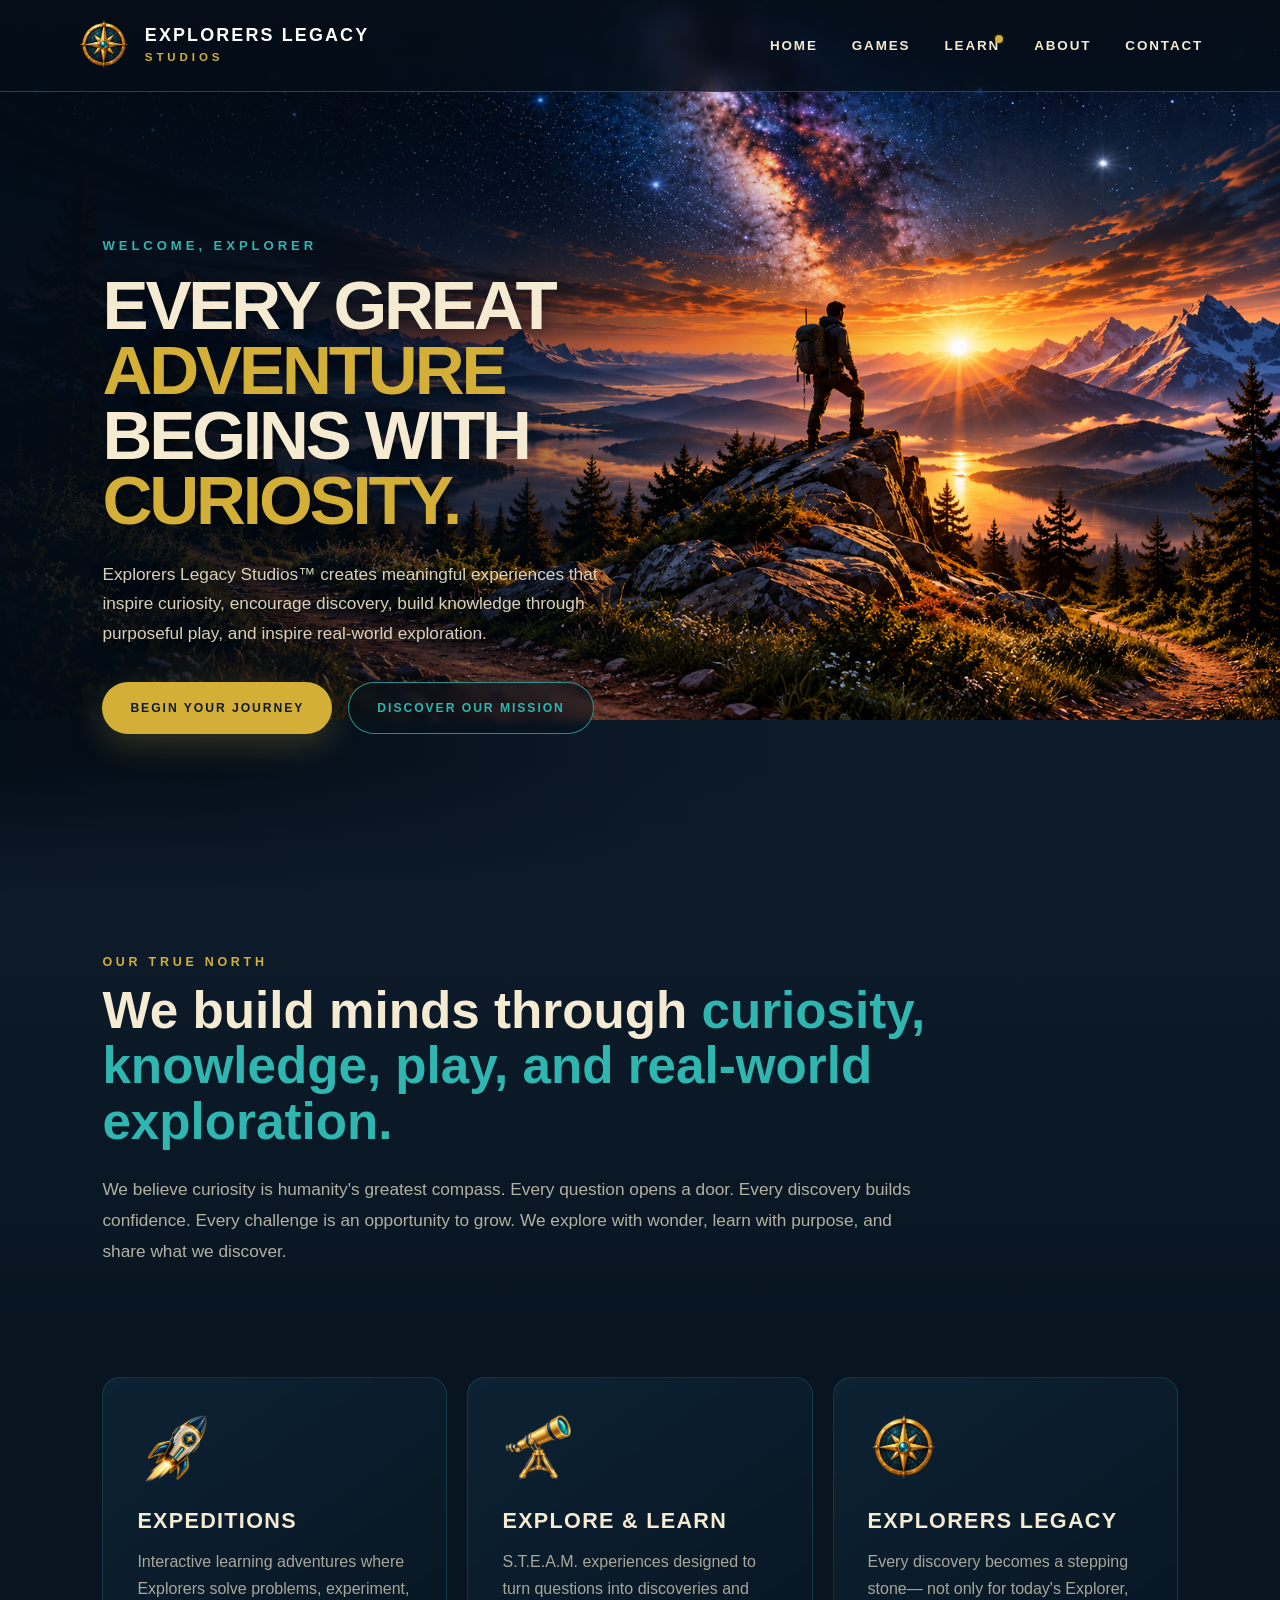
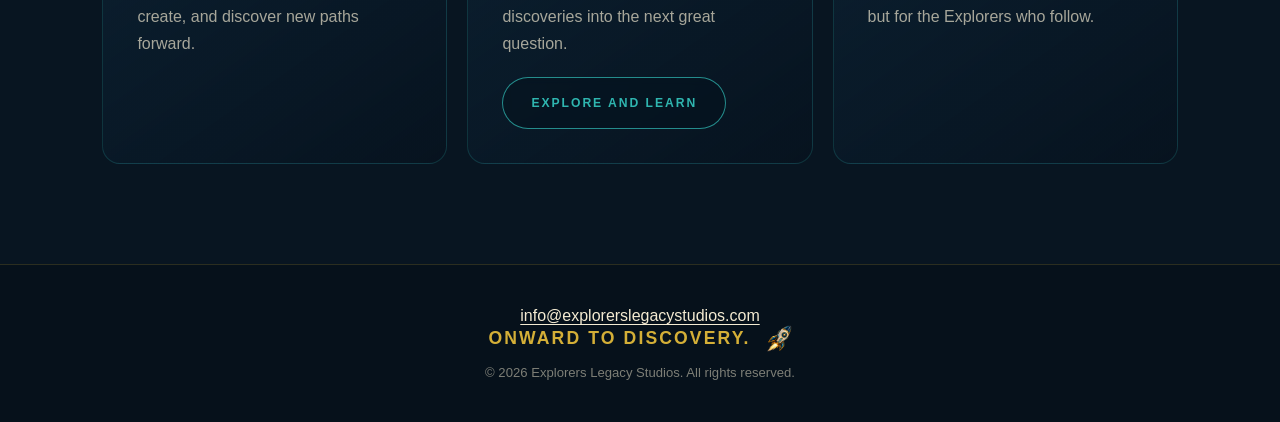
<file: index.html>
<!DOCTYPE html>
<html lang="en">

<head>
  <meta charset="UTF-8">

  <meta
    name="viewport"
    content="width=device-width, initial-scale=1.0"
  >

  <title>
    Explorers Legacy Studios™ | Onward to Discovery
  </title>

  <meta
    name="description"
    content="Explorers Legacy Studios builds minds through curiosity, knowledge, play, and real-world exploration."
  >

  <style>

    /* =========================================================
       EXPLORERS LEGACY STUDIOS
       OFFICIAL WEBSITE
       Homepage v2.0
       ========================================================= */

    :root {

      --deep-space: #0D1B2A;
      --ocean-blue: #1B4F72;
      --discovery-teal: #2FB6B0;
      --explorer-gold: #D4AF37;
      --maple-ivory: #F4EBD2;
      --white: #FFFFFF;

      --nav-height: 92px;
    }


    /* =========================================================
       GLOBAL
       ========================================================= */

    * {
      box-sizing: border-box;
      margin: 0;
      padding: 0;
    }

    html {
      scroll-behavior: smooth;
    }

    body {

      min-height: 100vh;

      background:
        var(--deep-space);

      color:
        var(--maple-ivory);

      font-family:
        Arial,
        Helvetica,
        sans-serif;

      overflow-x: hidden;
    }

    a {
      color: inherit;
      text-decoration: none;
    }


    /* =========================================================
       NAVIGATION
       ========================================================= */

    .site-header {

      position: fixed;

      top: 0;
      left: 0;

      width: 100%;
      height: var(--nav-height);

      z-index: 1000;

      display: flex;

      align-items: center;
      justify-content: space-between;

      padding:
        0 6%;

      background:
        linear-gradient(
          180deg,
          rgba(5, 14, 24, 0.94),
          rgba(5, 14, 24, 0.70)
        );

      border-bottom:
        1px solid
        rgba(212, 175, 55, 0.30);

      backdrop-filter:
        blur(8px);
    }


    /* =========================================================
       BRAND
       ========================================================= */

    .brand {

      display: flex;

      align-items: center;

      gap: 14px;
    }


    /*
       Temporary compass mark.

       We will replace this with the official
       Explorers Legacy emblem asset.
    */

    .compass-mark {

    position: relative;

    width: 54px;
    height: 54px;

    display: grid;

    place-items: center;
}

.brand-copy {

      display: flex;

      flex-direction:
        column;

      line-height:
        1;
    }
      
 .compass-mark img {
    width: 54px;
    height: 54px;
    object-fit: contain;
    display: block;
}

    /* ELS-23 locked wordmark: EXPLORERS LEGACY is white. Do not recolor. */

    .brand-name {

      color:
        #FFFFFF;

      font-size:
        1.12rem;

      font-weight:
        800;

      letter-spacing:
        0.12em;

      text-transform:
        uppercase;
    }


    /* ELS-23 locked wordmark: STUDIOS is Explorer Gold #D4AF37, not Discovery Teal. */

    .brand-subtitle {

      margin-top:
        7px;

      color:
        #D4AF37;

      font-size:
        0.72rem;

      font-weight:
        700;

      letter-spacing:
        0.34em;

      text-transform:
        uppercase;
    }


    /* =========================================================
       MAIN NAVIGATION
       ========================================================= */

    .main-nav {

      display:
        flex;

      align-items:
        center;

      gap:
        34px;
    }


    .main-nav a {

      position:
        relative;

      padding:
        12px 0;

      color:
        var(--maple-ivory);

      font-size:
        0.84rem;

      font-weight:
        700;

      letter-spacing:
        0.14em;

      text-transform:
        uppercase;

      transition:
        color 0.25s ease;
    }


    .main-nav a::after {

      content: "";

      position:
        absolute;

      left:
        0;

      bottom:
        4px;

      width:
        0;

      height:
        2px;

      background:
        var(--explorer-gold);

      transition:
        width 0.25s ease;
    }


    .main-nav a:hover {

      color:
        var(--explorer-gold);
    }


    .main-nav a:hover::after {

      width:
        100%;
    }


    /* =========================================================
       HERO
       ========================================================= */

    .hero {

      position:
        relative;

      min-height:
    100vh;

      display:
        flex;

      align-items:
        center;

      padding:

        calc(var(--nav-height) + 45px)

        8%

        65px;

      overflow:
        hidden;

      /*
         OFFICIAL HOMEPAGE HERO ARTWORK
      */

      background-image:

        linear-gradient(
          90deg,

          rgba(3, 12, 22, 0.92) 0%,

          rgba(3, 12, 22, 0.82) 18%,

          rgba(3, 12, 22, 0.54) 34%,

          rgba(3, 12, 22, 0.15) 51%,

          rgba(3, 12, 22, 0.00) 70%
        ),

        url(
    "assets/images/els-homepage-hero.png"
);

background-size:
    100% auto;

background-position:
    center top;

      background-repeat:
        no-repeat;

      background-color:
        var(--deep-space);
    }


    /*
       Subtle bottom fade allows the hero
       to transition naturally into the
       next section.
    */

    .hero::after {

      content: "";

      position:
        absolute;

      left:
        0;

      right:
        0;

      bottom:
        0;

      height:
        140px;

      pointer-events:
        none;

      background:

        linear-gradient(
          to bottom,

          rgba(13, 27, 42, 0),

          var(--deep-space)
        );
    }


    /* =========================================================
       HERO CONTENT
       ========================================================= */

    .hero-content {

      position:
        relative;

      z-index:
        10;

      width:
        min(620px, 100%);
    }


    .eyebrow {

      margin-bottom:
        20px;

      color:
        var(--discovery-teal);

      font-size:
        0.82rem;

      font-weight:
        800;

      letter-spacing:
        0.30em;

      text-transform:
        uppercase;
    }


    .hero h1 {

      max-width:
        620px;

      color:
        var(--maple-ivory);

      font-size:
        clamp(
          3rem,
          5.4vw,
          5.9rem
        );

      line-height:
        0.94;

      letter-spacing:
        -0.045em;

      text-transform:
        uppercase;

      text-shadow:
        0 3px 18px
        rgba(0, 0, 0, 0.45);
    }


    .hero h1 .gold {

      color:
        var(--explorer-gold);
    }


    .hero-description {

      max-width:
        550px;

      margin-top:
        27px;

      color:
        rgba(244, 235, 210, 0.88);

      font-size:
        clamp(
          1rem,
          1.35vw,
          1.18rem
        );

      line-height:
        1.7;

      text-shadow:
        0 2px 12px
        rgba(0, 0, 0, 0.65);
    }


    /* =========================================================
       HERO BUTTONS
       ========================================================= */

    .hero-actions {

      display:
        flex;

      flex-wrap:
        wrap;

      gap:
        16px;

      margin-top:
        34px;
    }


    .button {

      display:
        inline-flex;

      align-items:
        center;

      justify-content:
        center;

      min-height:
        52px;

      padding:
        0 28px;

      border-radius:
        999px;

      font-size:
        0.76rem;

      font-weight:
        900;

      letter-spacing:
        0.16em;

      text-transform:
        uppercase;

      transition:

        transform 0.20s ease,

        box-shadow 0.20s ease,

        background 0.20s ease;
    }


    .button-primary {

      background:
        var(--explorer-gold);

      color:
        var(--deep-space);

      box-shadow:
        0 10px 35px
        rgba(212, 175, 55, 0.24);
    }


    .button-primary:hover {

      transform:
        translateY(-2px);

      box-shadow:
        0 14px 42px
        rgba(212, 175, 55, 0.38);
    }


    .button-secondary {

      border:
        1px solid
        rgba(47, 182, 176, 0.75);

      color:
        var(--discovery-teal);

      background:
        rgba(5, 18, 29, 0.52);

      backdrop-filter:
        blur(4px);
    }


    .button-secondary:hover {

      transform:
        translateY(-2px);

      background:
        rgba(47, 182, 176, 0.12);
    }


    /* =========================================================
       TRUE NORTH
       ========================================================= */

    .true-north {
    position: relative;
    z-index: 20;

    padding: 55px 8% 90px;

    background:
        linear-gradient(
            180deg,
            var(--deep-space),
            #081521
        );
}


    .section-inner {

      width:
        min(1180px, 100%);

      margin:
        0 auto;
    }


    .section-label {

      margin-bottom:
        14px;

      color:
        var(--explorer-gold);

      font-size:
        0.78rem;

      font-weight:
        800;

      letter-spacing:
        0.30em;

      text-transform:
        uppercase;
    }


    .true-north h2 {

      max-width:
        900px;

      color:
        var(--maple-ivory);

      font-size:
        clamp(
          2rem,
          4vw,
          4rem
        );

      line-height:
        1.08;
    }


    .true-north h2 span {

      color:
        var(--discovery-teal);
    }


    .true-north p {

      max-width:
        820px;

      margin-top:
        25px;

      color:
        rgba(244, 235, 210, 0.72);

      font-size:
        1.08rem;

      line-height:
        1.8;
    }


    /* =========================================================
       DISCOVERY PATHS
       ========================================================= */

    .discoveries {

      padding:
        20px 8% 100px;

      background:
        #081521;
    }


    .discovery-grid {

      display:
        grid;

      grid-template-columns:
        repeat(3, 1fr);

      gap:
        20px;

      width:
        min(1180px, 100%);

      margin:
        0 auto;
    }


    .discovery-card {

      min-height:
        260px;

      padding:
        34px;

      border:
        1px solid
        rgba(47, 182, 176, 0.20);

      border-radius:
        18px;

      background:

        linear-gradient(
          145deg,

          rgba(27, 79, 114, 0.23),

          rgba(7, 19, 31, 0.88)
        );

      transition:

        transform 0.25s ease,

        border-color 0.25s ease;
    }


    .discovery-card:hover {

      transform:
        translateY(-5px);

      border-color:
        rgba(212, 175, 55, 0.55);
    }


    .card-icon {

      margin-bottom:
        24px;

      color:
        var(--explorer-gold);

      font-size:
        2rem;
    }

    .card-icon-image {
    width: 72px;
    height: 72px;
    object-fit: contain;
    display: block;
}

    .discovery-card h3 {

      margin-bottom:
        14px;

      color:
        var(--maple-ivory);

      font-size:
        1.35rem;

      text-transform:
        uppercase;

      letter-spacing:
        0.06em;
    }


    .discovery-card p {

      color:
        rgba(244, 235, 210, 0.67);

      line-height:
        1.7;
    }


    /* =========================================================
       FOOTER
       ========================================================= */

    footer {

      padding:
        42px 8%;

      text-align:
        center;

      background:
        #06111b;

      border-top:
        1px solid
        rgba(212, 175, 55, 0.18);
    }


    .footer-motto {

      color:
        var(--explorer-gold);

      font-size:
        1.1rem;

      font-weight:
        800;

      letter-spacing:
        0.12em;

      text-transform:
        uppercase;
    }
    .footer-rocket {
    width: 28px;
    height: 28px;
    object-fit: contain;
    vertical-align: middle;
    margin-left: 6px;
}


    .footer-copy {

      margin-top:
        12px;

      color:
        rgba(244, 235, 210, 0.50);

      font-size:
        0.82rem;
    }


    /* =========================================================
       TABLET
       ========================================================= */

    @media (max-width: 900px) {

      .site-header {

        height:
          auto;

        min-height:
          82px;

        padding:
          14px 5%;
      }


      .brand-name {

        font-size:
          0.90rem;
      }


      .brand-subtitle {

        font-size:
          0.61rem;
      }


      .hero {

        padding:

          140px

          7%

          80px;

        background-position:
          62% center;

        background-image:

          linear-gradient(
            90deg,

            rgba(3, 12, 22, 0.94) 0%,

            rgba(3, 12, 22, 0.76) 40%,

            rgba(3, 12, 22, 0.20) 75%
          ),

          url(
            "assets/images/els-homepage-hero.png"
          );
      }


      .hero-content {

        width:
          min(560px, 100%);
      }


      .discovery-grid {

        grid-template-columns:
          1fr;
      }

    }


    /* =========================================================
       MOBILE
       ========================================================= */

    @media (max-width: 520px) {

      .compass-mark {
    width: 44px;
    height: 44px;
    font-size: 24px;
}

.compass-mark img {
    width: 44px;
    height: 44px;
}


      .brand-name {

        font-size:
          0.76rem;
      }


      .brand-subtitle {

        letter-spacing:
          0.20em;
      }


      .hero {

        min-height:
          100svh;

        background-position:
          61% center;

        background-image:

          linear-gradient(
            90deg,

            rgba(3, 12, 22, 0.94),

            rgba(3, 12, 22, 0.72)
          ),

          url(
            "assets/images/els-homepage-hero.png"
          );
      }


      .hero h1 {

        font-size:
          clamp(
            2.65rem,
            14vw,
            4rem
          );
      }


      .hero-actions {

        flex-direction:
          column;
      }


      .button {

        width:
          100%;
      }

    }

  
/* Keep every navigation destination available at narrow widths. */
html { scroll-padding-top: calc(var(--nav-height) + 24px); }
.main-nav a { display: inline-flex; align-items: center; min-height: 44px; }
.site-header a:focus-visible { outline: 3px solid var(--explorer-gold); outline-offset: 3px; border-radius: 4px; }
@media (max-width: 900px) {
  .site-header { position: relative; height: auto; flex-direction: column; gap: 12px; padding: 14px 5%; background-color: var(--deep-space); }
  .main-nav { display: flex; width: 100%; flex-wrap: wrap; justify-content: center; gap: 4px; }
  .main-nav a { display: inline-flex; align-items: center; justify-content: center; min-height: 44px; padding: 0 8px; font-size: .8rem; letter-spacing: .08em; }
  .hero { padding-top: 48px; }
  html { scroll-padding-top: 16px; }
}

/* Portrait phone preview: reduce shading without changing landscape. */
@media (max-width: 600px) and (orientation: portrait) {
 .hero { background-image: linear-gradient(90deg, rgba(3,12,22,0.41), rgba(3,12,22,0.28)), url("assets/images/els-homepage-hero.png"); }
}

/* Reveal the keyboard shortcut when focused. */
.skip-link { position: fixed; top: 12px; left: 12px; z-index: 2000; transform: translateY(calc(-100% - 24px)); padding: 12px 18px; background: #F4EBD2; color: #0D1B2A; font-weight: 700; border: 2px solid #0D1B2A; border-radius: 4px; }
.skip-link:focus { transform: none; outline: 3px solid #D4AF37; outline-offset: 3px; }
#main-content:focus { outline: 3px solid #D4AF37; outline-offset: -3px; }
.button:focus-visible, footer a:focus-visible { outline: 3px solid #D4AF37; outline-offset: 3px; }
footer a { text-decoration: underline; text-underline-offset: 3px; }
@media (prefers-reduced-motion: reduce) {
  html { scroll-behavior: auto; }
  *, *::before, *::after { transition-duration: 0.01ms !important; animation-duration: 0.01ms !important; }
}

#learn-newest-link{position:relative}.learn-label{line-height:1}.learn-final-letter{position:relative;display:inline-block}.main-nav .new-content-dot{position:absolute;right:-3px;top:-4px;width:8px;height:8px;border-radius:50%;background:#d4af37;box-shadow:0 0 5px rgba(212,175,55,.25);pointer-events:none}.new-content-dot[hidden]{display:none}
</style>
</head>


<body>
  <a class="skip-link" href="#main-content">Skip to content</a>


  <!-- =======================================================
       NAVIGATION
       ======================================================= -->

  <header class="site-header">

    <a
      class="brand"
      href="#home"
      aria-label="Explorers Legacy Studios Home"
    >

      <div class="compass-mark">
    <img
        src="assets/images/explorer_compass_circle.png"
        alt="Explorer's Compass"
    >
</div>

      <div class="brand-copy">

        <span class="brand-name">
          Explorers Legacy
        </span>

        <span class="brand-subtitle">
          Studios
        </span>

      </div>

    </a>


    <nav
      class="main-nav"
      aria-label="Main navigation"
    >

      <a href="#home">
        Home
      </a>

      <a href="#games">
        Games
      </a>

      <span class="nav-learn-group"><a id="learn-newest-link" href="learn.html" data-newest-url="learn.html#sky-viewpoint" data-content-version="learn-2026-10-08" aria-label="Learn: newest articles"><span class="learn-label">Lear<span class="learn-final-letter">n<span class="new-content-dot" aria-hidden="true"></span></span></span></a></span>

      <a href="about.html">
        About
      </a>

      <a href="#contact">
        Contact
      </a>

    </nav>

  </header>


  <!-- =======================================================
       HERO
       ======================================================= -->

  <main id="main-content" tabindex="-1">

    <section
      class="hero"
      id="home"
    >

      <div class="hero-content">

        <div class="eyebrow">
          Welcome, Explorer
        </div>


        <h1>

          Every Great

          <span class="gold">
            Adventure
          </span>

          Begins With

          <span class="gold">
            Curiosity.
          </span>

        </h1>


        <p class="hero-description">

          Explorers Legacy Studios™ creates meaningful
          experiences that inspire curiosity, encourage
          discovery, build knowledge through purposeful
          play, and inspire real-world exploration.

        </p>


        <div class="hero-actions">

          <a
            class="button button-primary"
            href="#games"
          >
            Begin Your Journey
          </a>


          <a
            class="button button-secondary"
            href="about.html"
          >
            Discover Our Mission
          </a>

        </div>

      </div>

    </section>


    <!-- =====================================================
         TRUE NORTH
         ===================================================== -->

    <section
      class="true-north"
      id="about"
    >

      <div class="section-inner">

        <div class="section-label">
          Our True North
        </div>


        <h2>

          We build minds through

          <span>
            curiosity, knowledge, play, and real-world exploration.
          </span>

        </h2>


        <p>

          We believe curiosity is humanity's greatest
          compass. Every question opens a door.
          Every discovery builds confidence. Every
          challenge is an opportunity to grow. We
          explore with wonder, learn with purpose,
          and share what we discover.

        </p>

      </div>

    </section>


    <!-- =====================================================
         DISCOVERY PATHS
         ===================================================== -->

    <section
      class="discoveries"
      id="games"
    >

      <div class="discovery-grid">


        <article class="discovery-card">

          <div class="card-icon">
  <img
    src="assets/images/eli_rocket.png"
    alt="Explorers Legacy rocket"
    class="card-icon-image"
  >
</div>

          <h3>
            Expeditions
          </h3>

          <p>

            Interactive learning adventures where
            Explorers solve problems, experiment,
            create, and discover new paths forward.

          </p>

        </article>


        <article
          class="discovery-card"
          id="learn"
        >

          <div class="card-icon">
  <img
    src="assets/images/observatory_telescope_icon.png"
    alt="Explorers Legacy Telescope"
    class="card-icon-image"
  >
</div>

          <h3>
            Explore & Learn
          </h3>

          <p>

            S.T.E.A.M. experiences designed to turn
            questions into discoveries and discoveries
            into the next great question.

          </p>
<p style="margin-top:20px"><a class="button button-secondary" href="learn.html">Explore and Learn</a></p>

        </article>


        <article class="discovery-card">

          <div class="card-icon">
  <img
    src="assets/images/explorer_compass_circle.png"
    alt="Explorer's Compass"
    class="card-icon-image"
  >
</div>

          <h3>
            Explorers Legacy
          </h3>

          <p>

            Every discovery becomes a stepping stone—
            not only for today's Explorer, but for the
            Explorers who follow.

          </p>

        </article>


      </div>

    </section>

  </main>


  <!-- =======================================================
       FOOTER
       ======================================================= -->

  <footer id="contact">
    <p>
  <a href="mailto:info@explorerslegacystudios.com">
    info@explorerslegacystudios.com
  </a>
</p>

    <div class="footer-motto">
      Onward to Discovery. 
      <img
  src="assets/images/eli_rocket.png"
  alt=""
  class="footer-rocket"
>
    </div>


    <div class="footer-copy">

      © 2026 Explorers Legacy Studios.
      All rights reserved.

    </div>

  </footer>



<script>
  // Explicit focus transfer supplements the native anchor for keyboard users.
  document.querySelector('.skip-link').addEventListener('click', function (event) {
    var mainContent = document.getElementById('main-content');
    if (!mainContent) return;
    event.preventDefault();
    mainContent.focus({ preventScroll: true });
    mainContent.scrollIntoView({ block: 'start', behavior: 'instant' });
  });
</script>

<!-- Browser storage for the Learn marker only.
     Key: els-learn-seen. Value: the content version string on the Learn link.
     Purpose: hide the "new articles" dot after this browser opens it.
     It stores no name, account, or location. It remains until that version
     changes or the reader clears site data for this browser. -->
<script>(function(){var link=document.getElementById("learn-newest-link");if(!link)return;var dot=link.querySelector(".new-content-dot");var key="els-learn-seen";var version=link.dataset.contentVersion;var seen=false;function update(){try{seen=localStorage.getItem(key)===version;}catch(e){}dot.hidden=seen;link.setAttribute("href",seen?"learn.html":link.dataset.newestUrl);link.title=seen?"Explore Learn articles":"New Learn articles available";link.setAttribute("aria-label",seen?"Learn":"Learn: newest articles");}update();window.addEventListener("pageshow",update);link.addEventListener("click",function(){seen=true;dot.hidden=true;try{localStorage.setItem(key,version);}catch(e){}setTimeout(update,0);});})();</script></body>

</html>
</file>
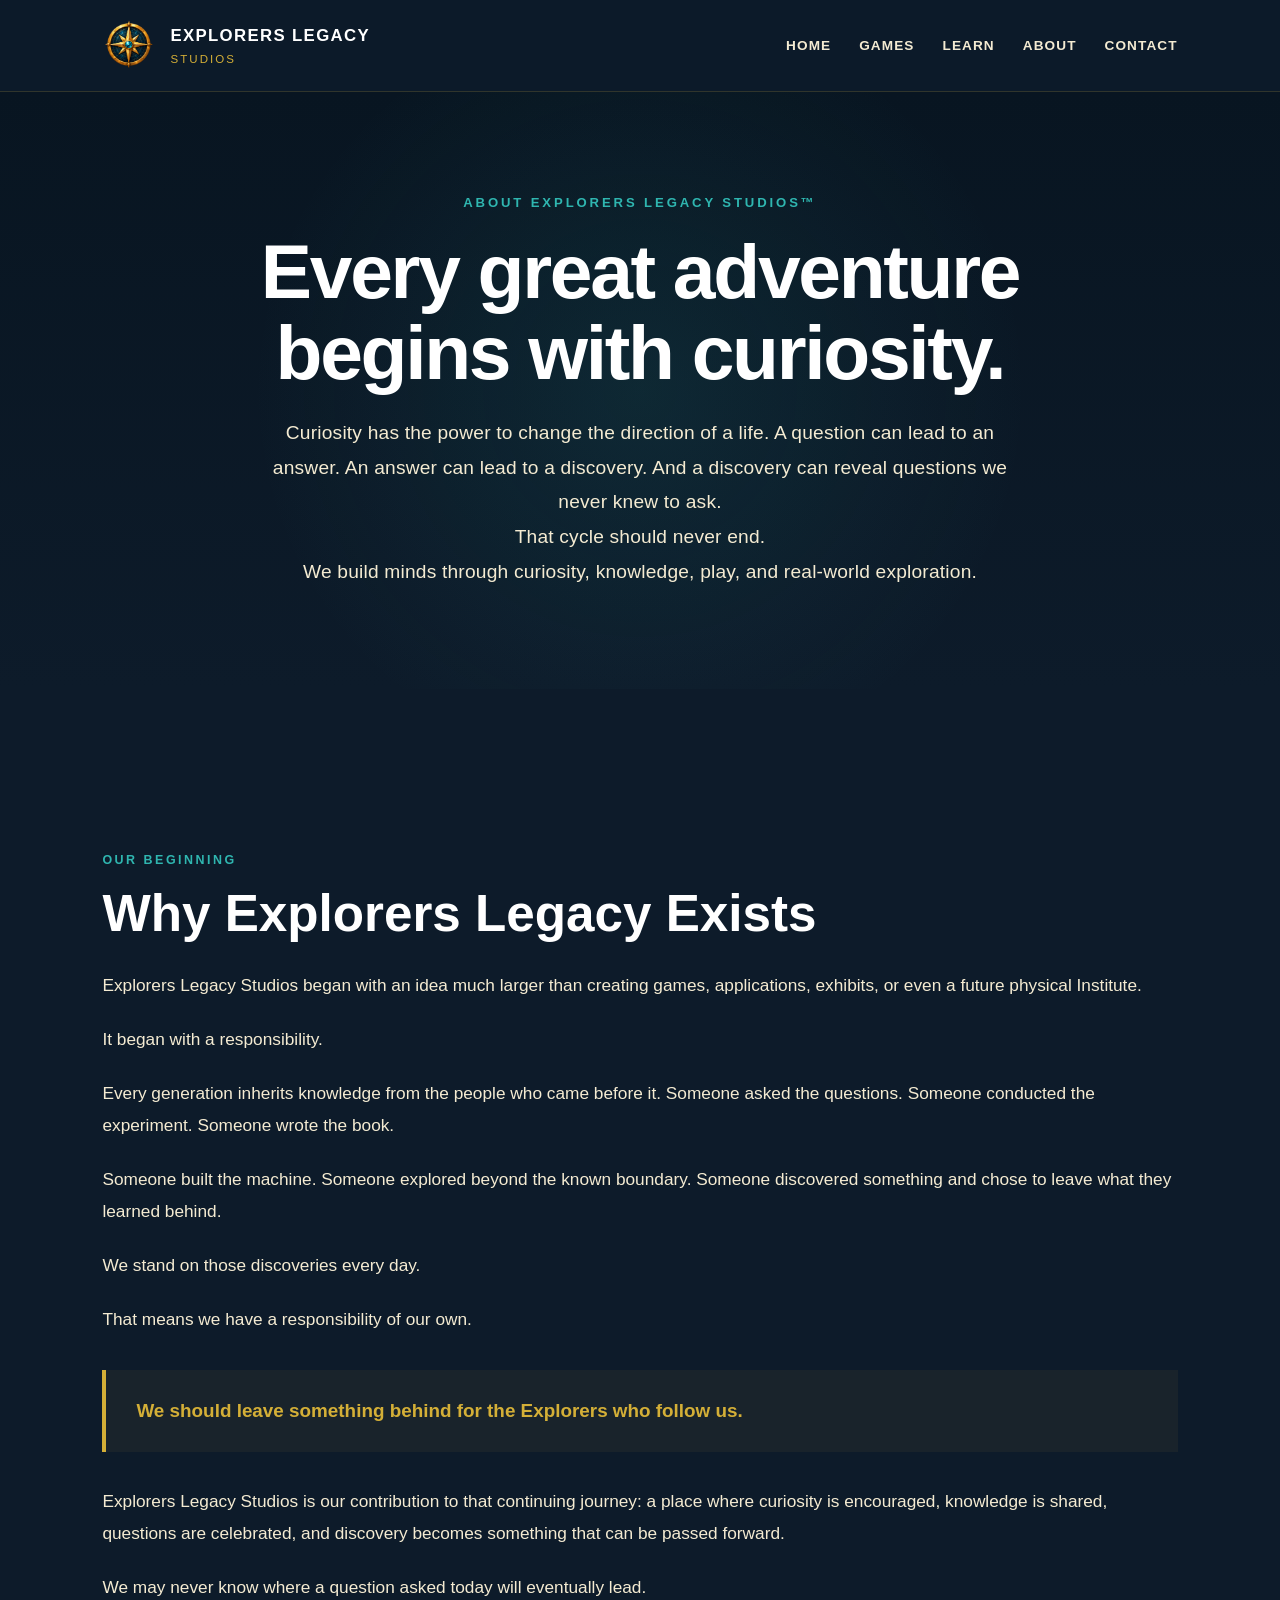
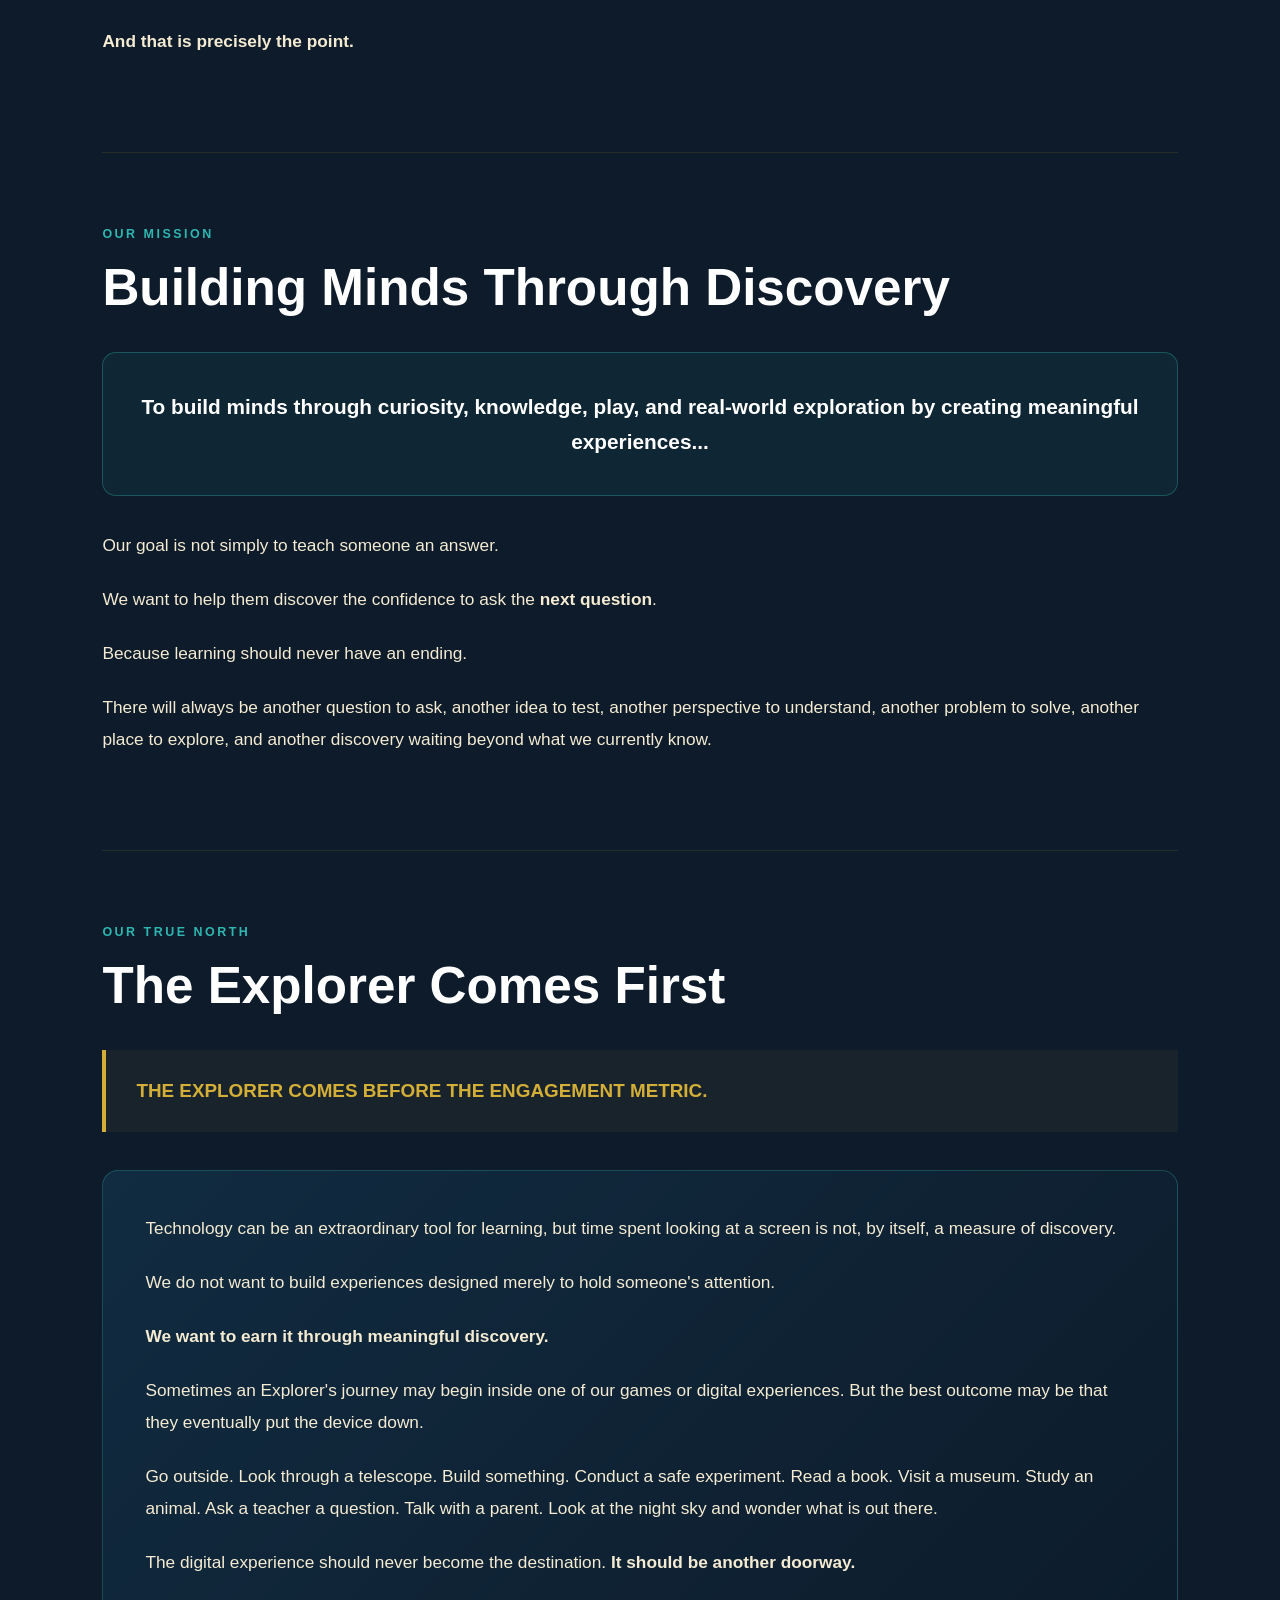
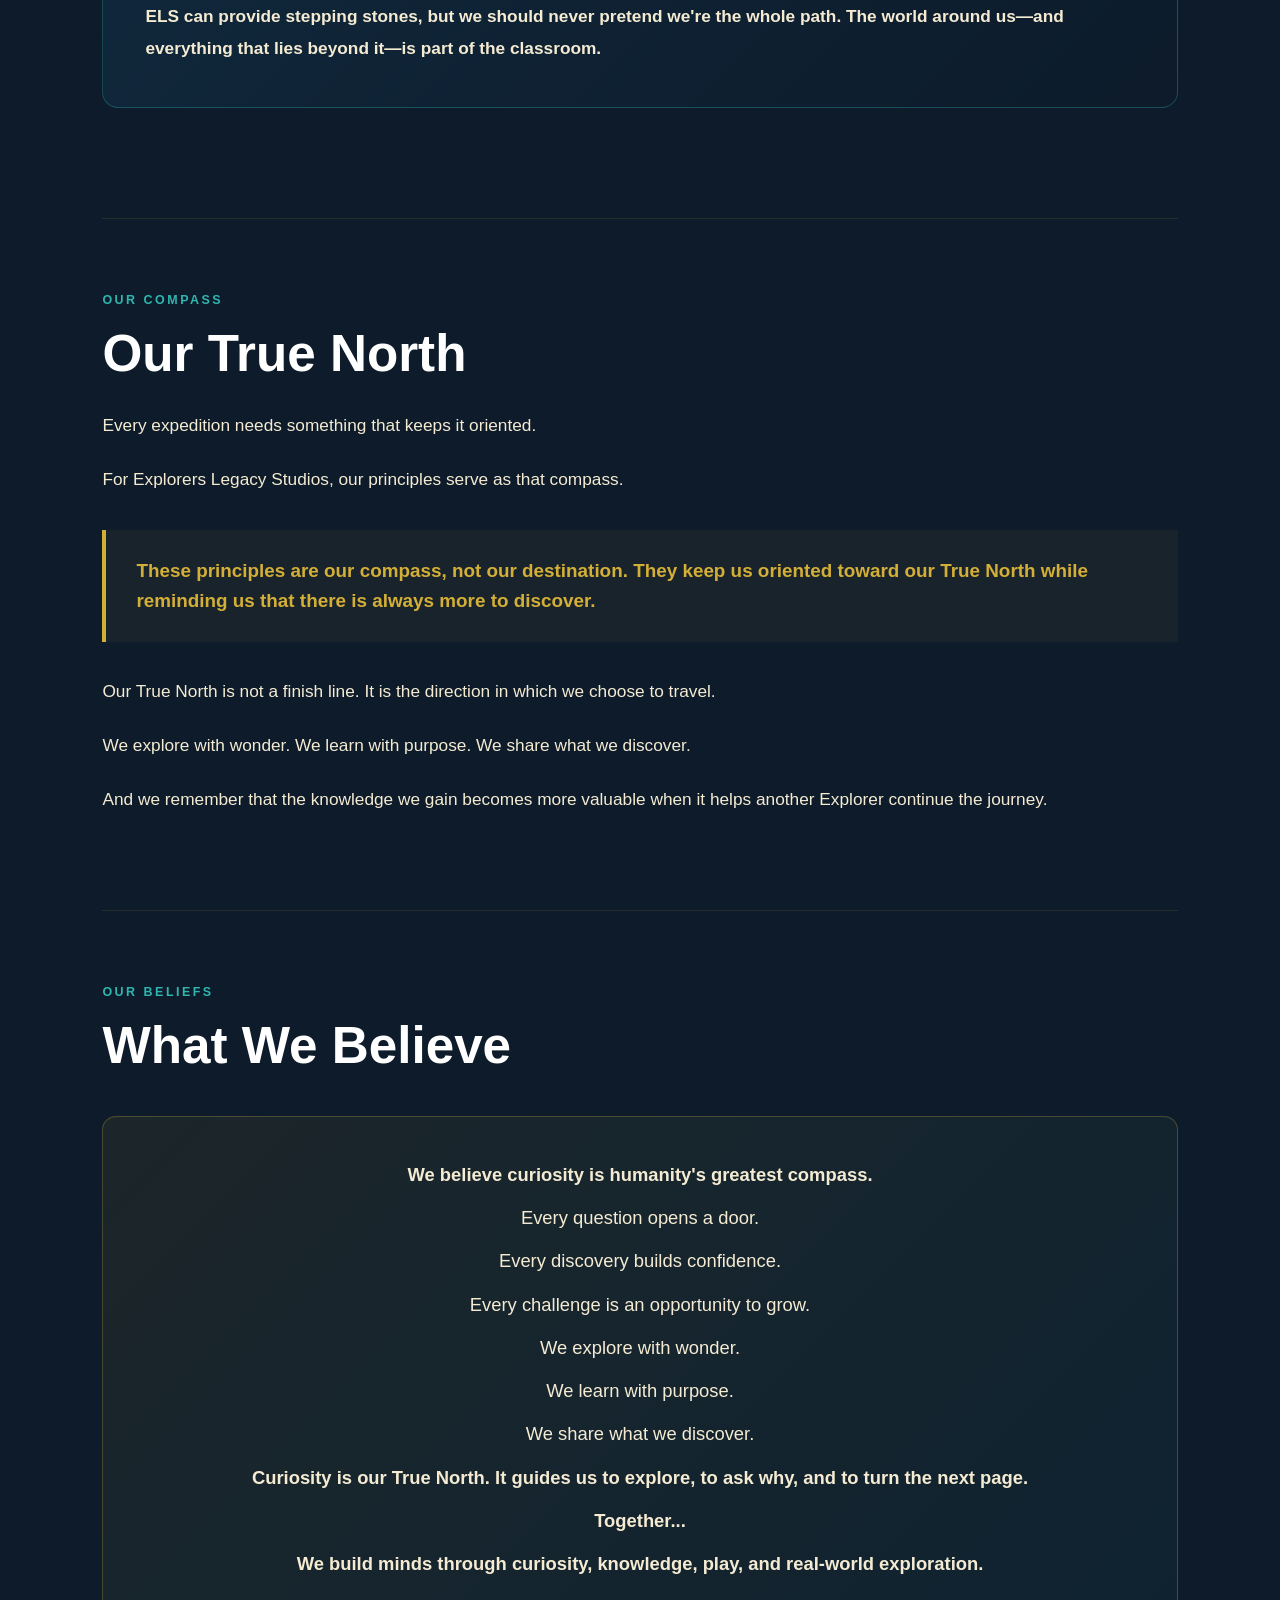
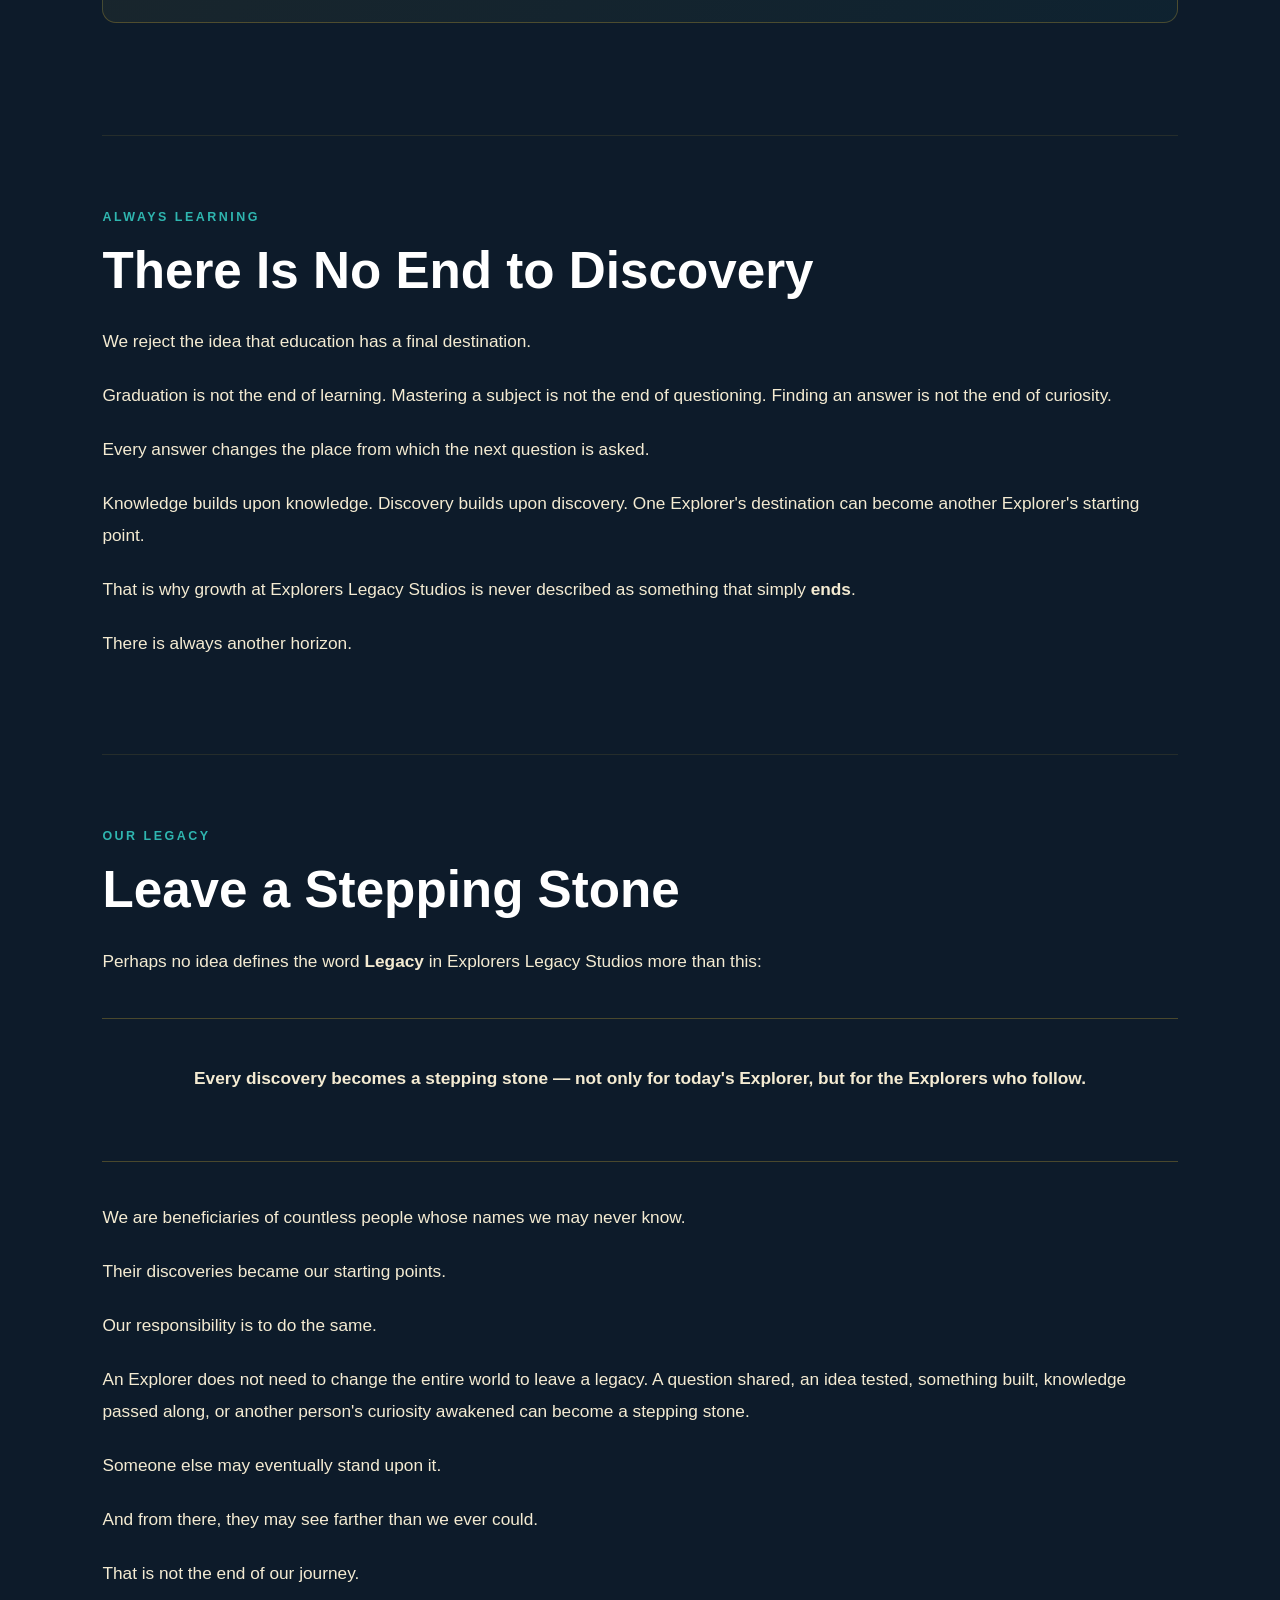
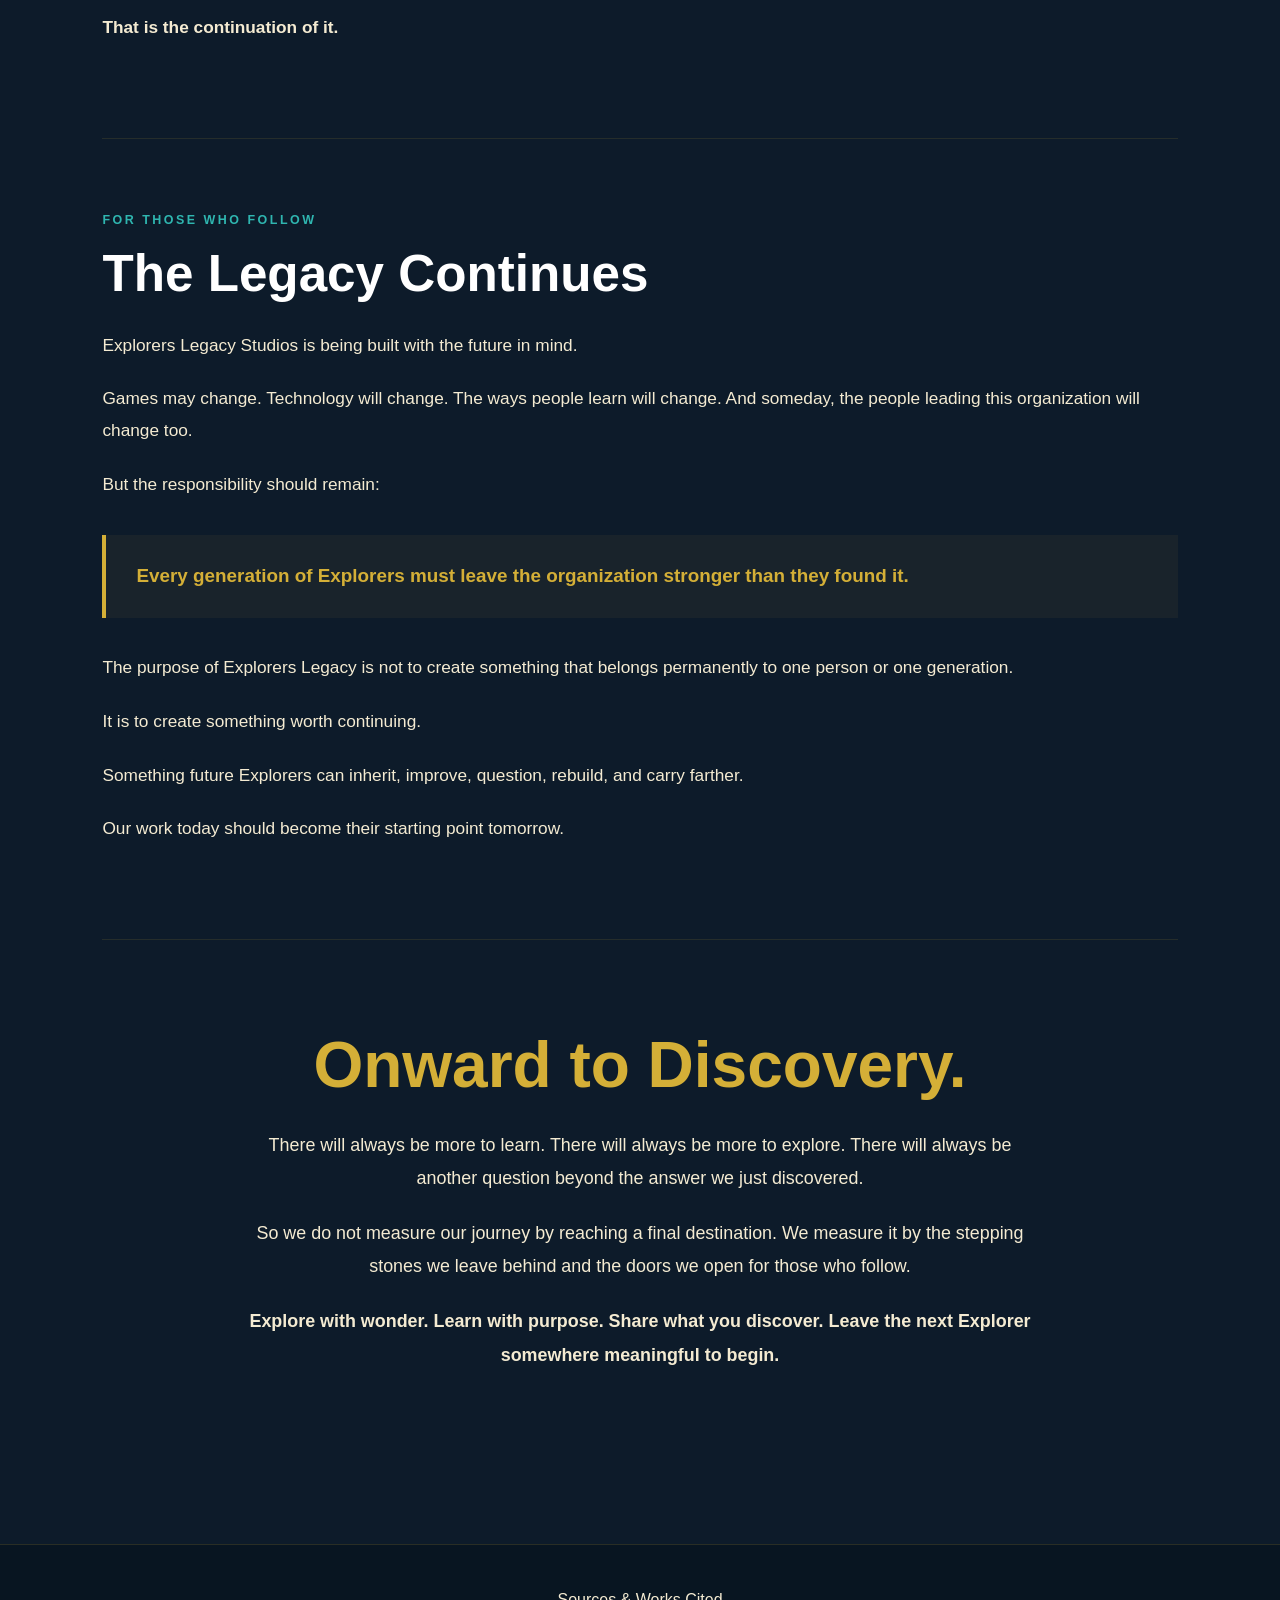
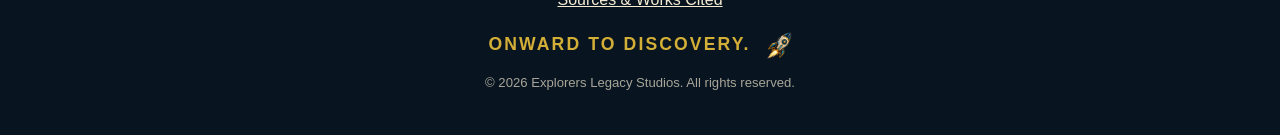
<file: about.html>
<!DOCTYPE html>
<html lang="en">
<head>
<meta charset="UTF-8">
<meta name="viewport" content="width=device-width, initial-scale=1.0">
<title>About | Explorers Legacy Studios™</title>
<style>
:root {
    --deep-space: #0D1B2A;
    --ocean-blue: #1B4F72;
    --discovery-teal: #2FB6B0;
    --explorer-gold: #D4AF37;
    --maple-ivory: #F4EBD2;
    --white: #FFFFFF;
    --nav-height: 92px;
}
* {
    box-sizing: border-box;
    margin: 0;
    padding: 0;
}
html {
    scroll-behavior: smooth;
    scroll-padding-top: calc(var(--nav-height) + 24px);
}

body {
    min-height: 100vh;
    background: var(--deep-space);
    color: var(--maple-ivory);
    font-family: Arial, Helvetica, sans-serif;
    line-height: 1.6;
}
a {
    color: inherit;
    text-decoration: none;
}
header {
    position: sticky;
    top: 0;
    z-index: 1000;
    height: var(--nav-height);
    display: flex;
    align-items: center;
    justify-content: space-between;
    padding: 0 8%;
    background: rgba(13, 27, 42, 0.96);
    border-bottom: 1px solid rgba(212, 175, 55, 0.18);
}
.brand {
    display: flex;
    align-items: center;
    gap: 14px;
}
.compass-mark {
    width: 54px;
    height: 54px;
    display: grid;
    place-items: center;
}

.compass-mark img {
    width: 54px;
    height: 54px;
    object-fit: contain;
    display: block;
}
.brand-copy {
    display: flex;
    flex-direction: column;
}

/* ELS-23 locked wordmark: EXPLORERS LEGACY white, STUDIOS Explorer Gold #D4AF37. */
.brand-name {
    color: #FFFFFF;
    font-size: 1.05rem;
    font-weight: 800;
    letter-spacing: 0.08em;
    text-transform: uppercase;
}

.brand-subtitle {
    color: #D4AF37;
    font-size: 0.72rem;
    letter-spacing: 0.18em;
    text-transform: uppercase;
}
nav {
    display: flex;
    align-items: center;
    gap: 28px;
}

nav a {
    color: var(--maple-ivory);
    font-size: 0.85rem;
    font-weight: 700;
    letter-spacing: 0.08em;
    text-transform: uppercase;
    transition: color 0.2s ease;
}

nav a:hover {
    color: var(--explorer-gold);
}
.about-hero {
    position: relative;
    min-height: 520px;
    display: flex;
    align-items: center;
    justify-content: center;
    padding: 100px 8%;
    text-align: center;
    overflow: hidden;
    background:
        radial-gradient(
            circle at center,
            rgba(47, 182, 176, 0.10),
            transparent 55%
        ),
        linear-gradient(
            180deg,
            #081521,
            var(--deep-space)
        );
}
.about-hero-content {
    position: relative;
    z-index: 2;
    max-width: 900px;
    margin: 0 auto;
}
.about-eyebrow {
    color: var(--discovery-teal);
    font-size: 0.82rem;
    font-weight: 800;
    letter-spacing: 0.22em;
    text-transform: uppercase;
    margin-bottom: 18px;
}
.about-hero h1 {
    color: var(--white);
    font-size: clamp(2.6rem, 6vw, 5rem);
    line-height: 1.05;
    font-weight: 900;
    letter-spacing: -0.03em;
    margin-bottom: 24px;
}
.about-hero-lead {
    max-width: 760px;
    margin: 0 auto;
    color: var(--maple-ivory);
    font-size: 1.2rem;
    line-height: 1.8;
    letter-spacing: 0.01em;
}
.about-main {
    width: min(1100px, 84%);
    margin: 0 auto;
    padding: 90px 0 110px;
}
.about-section {
    padding: 72px 0;
    border-bottom: 1px solid rgba(212, 175, 55, 0.12);
}
.about-section:last-child {
    border-bottom: none;
}
.section-label {
    color: var(--discovery-teal);
    font-size: 0.78rem;
    font-weight: 800;
    letter-spacing: 0.2em;
    text-transform: uppercase;
    margin-bottom: 14px;
}
.about-section h2 {
    color: var(--white);
    font-size: clamp(2rem, 4vw, 3.2rem);
    line-height: 1.15;
    font-weight: 900;
    margin-bottom: 26px;
}
.about-section p {
    color: var(--maple-ivory);
    font-size: 1.08rem;
    line-height: 1.85;
    margin-bottom: 22px;
}
.mission-statement {
    margin: 34px 0;
    padding: 36px;
    border: 1px solid rgba(47, 182, 176, 0.35);
    border-radius: 14px;
    background: rgba(47, 182, 176, 0.07);
    text-align: center;
}
.mission-statement p {
    margin: 0;
    color: var(--white);
    font-size: 1.3rem;
    font-weight: 700;
    line-height: 1.7;
}
.statement {
    margin: 34px 0;
    padding: 26px 30px;
    border-left: 4px solid var(--explorer-gold);
    background: rgba(212, 175, 55, 0.06);
    color: var(--explorer-gold);
    font-size: 1.18rem;
    font-weight: 800;
    line-height: 1.6;
}
.beliefs {
    margin: 40px 0;
    padding: 42px;
    border: 1px solid rgba(212, 175, 55, 0.28);
    border-radius: 14px;
    background:
        linear-gradient(
            135deg,
            rgba(212, 175, 55, 0.08),
            rgba(47, 182, 176, 0.05)
        );
    text-align: center;
}
.beliefs p {
    margin-bottom: 12px;
    color: var(--maple-ivory);
    font-size: 1.15rem;
    line-height: 1.7;
}

.beliefs p:last-child {
    margin-bottom: 0;
}
.explorer-first {
    margin: 38px 0;
    padding: 42px;
    border-radius: 16px;
    background:
        linear-gradient(
            135deg,
            rgba(27, 79, 114, 0.32),
            rgba(13, 27, 42, 0.92)
        );
    border: 1px solid rgba(47, 182, 176, 0.30);
}
.explorer-first p:last-child {
    margin-bottom: 0;
}
.legacy-highlight {
    margin: 40px 0;
    padding: 44px 36px;
    text-align: center;
    color: var(--explorer-gold);
    font-size: 1.25rem;
    font-weight: 700;
    border-top: 1px solid rgba(212, 175, 55, 0.30);
    border-bottom: 1px solid rgba(212, 175, 55, 0.30);
}
.closing-message {
    padding: 90px 0 40px;
    text-align: center;
}
.closing-message h2 {
    color: var(--explorer-gold);
    font-size: clamp(2.2rem, 5vw, 4rem);
    font-weight: 900;
    line-height: 1.1;
    margin-bottom: 28px;
}
.closing-message p {
    max-width: 800px;
    margin: 0 auto 22px;
    color: var(--maple-ivory);
    font-size: 1.12rem;
    line-height: 1.85;
}
footer {
    padding: 42px 8%;
    text-align: center;
    background: #081521;
    border-top: 1px solid rgba(212, 175, 55, 0.16);
}
.footer-motto {
    color: var(--explorer-gold);
    font-size: 1.1rem;
    font-weight: 800;
    letter-spacing: 0.12em;
    text-transform: uppercase;
}
.footer-rocket {
    width: 28px;
    height: 28px;
    object-fit: contain;
    vertical-align: middle;
    margin-left: 6px;
}
.footer-copy {
    margin-top: 12px;
    color: rgba(244, 235, 210, 0.68);
    font-size: 0.82rem;
}
@media (max-width: 760px) {
    header {
        padding: 0 5%;
    }

    .about-hero {
        min-height: 460px;
        padding: 80px 7%;
    }

    .about-main {
        width: 86%;
        padding: 60px 0 80px;
    }

    .about-section {
        padding: 54px 0;
    }

    .explorer-first,
    .beliefs {
        padding: 30px 24px;
    }

    .legacy-highlight {
        padding: 36px 12px;
    }
}

/* Keep every navigation destination available at narrow widths. */
header a:focus-visible { outline: 3px solid var(--explorer-gold); outline-offset: 3px; border-radius: 4px; }
nav a { display: inline-flex; align-items: center; min-height: 44px; }
@media (max-width: 900px) {
  header { position: relative; height: auto; flex-direction: column; gap: 12px; padding: 14px 5%; }
  nav { display: flex; width: 100%; flex-wrap: wrap; justify-content: center; gap: 4px; }
  nav a { justify-content: center; padding: 0 8px; font-size: .8rem; letter-spacing: .08em; }
  .brand-name { font-size: .9rem; }
  html { scroll-padding-top: 16px; }
}
@media (max-width: 520px) {
  .brand-name { font-size: .76rem; }
  .compass-mark, .compass-mark img { width: 44px; height: 44px; }
}

/* Reveal the keyboard shortcut when focused. */
.skip-link { position: fixed; top: 12px; left: 12px; z-index: 2000; transform: translateY(calc(-100% - 24px)); padding: 12px 18px; background: #F4EBD2; color: #0D1B2A; font-weight: 700; border: 2px solid #0D1B2A; border-radius: 4px; }
.skip-link:focus { transform: none; outline: 3px solid #D4AF37; outline-offset: 3px; }
#main-content:focus { outline: 3px solid #D4AF37; outline-offset: -3px; }
footer a:focus-visible { outline: 3px solid #D4AF37; outline-offset: 3px; }
@media (prefers-reduced-motion: reduce) {
  html { scroll-behavior: auto; }
  *, *::before, *::after { transition-duration: 0.01ms !important; animation-duration: 0.01ms !important; }
}
</style>
</head>
<body>
  <a class="skip-link" href="#main-content">Skip to content</a>
<header>
<a
    class="brand"
    href="index.html"
    aria-label="Explorers Legacy Studios Home"
>
<div class="compass-mark">
    <img
        src="assets/images/explorer_compass_circle.png"
        alt="Explorer's Compass"
    >
</div>
<div class="brand-copy">
    <span class="brand-name">
        Explorers Legacy
    </span>

    <span class="brand-subtitle">
        Studios
    </span>
</div>
</a>
<nav aria-label="Main navigation">
<a href="index.html#home">Home</a>
<a href="index.html#games">Games</a>
<a href="index.html#learn">Learn</a>
<a href="about.html">About</a>
<a href="index.html#contact">Contact</a>
</nav>
</header>
<main id="main-content" tabindex="-1">
<section class="about-hero">
    <div class="about-hero-content">
<div class="about-eyebrow">
    About Explorers Legacy Studios™
</div>
<h1>Every great adventure begins with curiosity.</h1>
<p class="about-hero-lead">
    Curiosity has the power to change the direction of a life. A question can lead to an answer. An answer can lead to a discovery. And a discovery can reveal questions we never knew to ask.
</p>
<p class="about-hero-lead">
    That cycle should never end.
</p>
<p class="about-hero-lead">
    We build minds through curiosity, knowledge, play, and real-world exploration.
</p>
    </div>
</section>
<div class="about-main">
<section class="about-section">
    <div class="section-label">Our Beginning</div>
    <h2>Why Explorers Legacy Exists</h2>
<p>
    Explorers Legacy Studios began with an idea much larger than creating games, applications, exhibits, or even a future physical Institute.
</p>
<p>
    It began with a responsibility.
</p>
<p>
    Every generation inherits knowledge from the people who came before it. Someone asked the questions. Someone conducted the experiment. Someone wrote the book.
</p>

<p>
    Someone built the machine. Someone explored beyond the known boundary. Someone discovered something and chose to leave what they learned behind.
</p>

<p>
    We stand on those discoveries every day.
</p>
<p>
    That means we have a responsibility of our own.
</p>

<div class="statement">
    We should leave something behind for the Explorers who follow us.
</div>

<p>
    Explorers Legacy Studios is our contribution to that continuing journey: a place where curiosity is encouraged, knowledge is shared, questions are celebrated, and discovery becomes something that can be passed forward.
</p>

<p>
    We may never know where a question asked today will eventually lead.
</p>

<p>
    <strong>And that is precisely the point.</strong>
</p>
</section>

<section class="about-section">
    <div class="section-label">Our Mission</div>
    <h2>Building Minds Through Discovery</h2>

    <div class="mission-statement">
        <p>
            To build minds through curiosity, knowledge, play, and real-world exploration by creating meaningful experiences...
        </p>
    </div>
    <p>
        Our goal is not simply to teach someone an answer.
    </p>

    <p>
        We want to help them discover the confidence to ask the <strong>next question</strong>.
    </p>

    <p>
        Because learning should never have an ending.
    </p>

    <p>
        There will always be another question to ask, another idea to test, another perspective to understand, another problem to solve, another place to explore, and another discovery waiting beyond what we currently know.
    </p>
</section>

<section class="about-section">
    <div class="section-label">Our True North</div>
    <h2>The Explorer Comes First</h2>

    <div class="statement">
        THE EXPLORER COMES BEFORE THE ENGAGEMENT METRIC.
    </div>

    <div class="explorer-first">
        <p>
            Technology can be an extraordinary tool for learning, but time spent looking at a screen is not, by itself, a measure of discovery.
        </p>

        <p>
            We do not want to build experiences designed merely to hold someone's attention.
        </p>

        <p>
            <strong>We want to earn it through meaningful discovery.</strong>
        </p>

        <p>
            Sometimes an Explorer's journey may begin inside one of our games or digital experiences. But the best outcome may be that they eventually put the device down.
        </p>

        <p>
            Go outside. Look through a telescope. Build something. Conduct a safe experiment. Read a book. Visit a museum. Study an animal. Ask a teacher a question. Talk with a parent. Look at the night sky and wonder what is out there.
        </p>

        <p>
            The digital experience should never become the destination. <strong>It should be another doorway.</strong>
        </p>

        <p>
            <strong>ELS can provide stepping stones, but we should never pretend we're the whole path. The world around us—and everything that lies beyond it—is part of the classroom.</strong>
        </p>
    </div>
</section>

<section class="about-section">
    <div class="section-label">Our Compass</div>
    <h2>Our True North</h2>

    <p>
        Every expedition needs something that keeps it oriented.
    </p>

    <p>
        For Explorers Legacy Studios, our principles serve as that compass.
    </p>

    <div class="statement">
        These principles are our compass, not our destination. They keep us oriented toward our True North while reminding us that there is always more to discover.
    </div>

    <p>
        Our True North is not a finish line. It is the direction in which we choose to travel.
    </p>

    <p>
        We explore with wonder. We learn with purpose. We share what we discover.
    </p>

    <p>
        And we remember that the knowledge we gain becomes more valuable when it helps another Explorer continue the journey.
    </p>
</section>

<section class="about-section">
    <div class="section-label">Our Beliefs</div>
    <h2>What We Believe</h2>

    <div class="beliefs">
        <p><strong>We believe curiosity is humanity's greatest compass.</strong></p>
        <p>Every question opens a door.</p>
        <p>Every discovery builds confidence.</p>
        <p>Every challenge is an opportunity to grow.</p>
        <p>We explore with wonder.</p>
        <p>We learn with purpose.</p>
        <p>We share what we discover.</p>
        <p><strong>Curiosity is our True North. It guides us to explore, to ask why, and to turn the next page.</strong></p>
        <p><strong>Together...</strong></p>
        <p><strong>We build minds through curiosity, knowledge, play, and real-world exploration.</strong></p>
    </div>
</section>

<section class="about-section">
    <div class="section-label">Always Learning</div>
    <h2>There Is No End to Discovery</h2>

    <p>
        We reject the idea that education has a final destination.
    </p>

    <p>
        Graduation is not the end of learning. Mastering a subject is not the end of questioning. Finding an answer is not the end of curiosity.
    </p>

    <p>
        Every answer changes the place from which the next question is asked.
    </p>

    <p>
        Knowledge builds upon knowledge. Discovery builds upon discovery. One Explorer's destination can become another Explorer's starting point.
    </p>

    <p>
        That is why growth at Explorers Legacy Studios is never described as something that simply <strong>ends</strong>.
    </p>

    <p>
        There is always another horizon.
    </p>
</section>

<section class="about-section">
    <div class="section-label">Our Legacy</div>
    <h2>Leave a Stepping Stone</h2>

    <p>
        Perhaps no idea defines the word <strong>Legacy</strong> in Explorers Legacy Studios more than this:
    </p>

    <div class="legacy-highlight">
        <p>
            Every discovery becomes a stepping stone — not only for today's Explorer, but for the Explorers who follow.
        </p>
    </div>

    <p>
        We are beneficiaries of countless people whose names we may never know.
    </p>

    <p>
        Their discoveries became our starting points.
    </p>

    <p>
        Our responsibility is to do the same.
    </p>

    <p>
        An Explorer does not need to change the entire world to leave a legacy. A question shared, an idea tested, something built, knowledge passed along, or another person's curiosity awakened can become a stepping stone.
    </p>

    <p>
        Someone else may eventually stand upon it.
    </p>

    <p>
        And from there, they may see farther than we ever could.
    </p>

    <p>
        That is not the end of our journey.
    </p>

    <p>
        <strong>That is the continuation of it.</strong>
    </p>
</section>

<section class="about-section">
    <div class="section-label">For Those Who Follow</div>
    <h2>The Legacy Continues</h2>

    <p>
        Explorers Legacy Studios is being built with the future in mind.
    </p>

    <p>
        Games may change. Technology will change. The ways people learn will change. And someday, the people leading this organization will change too.
    </p>

    <p>
        But the responsibility should remain:
    </p>

    <div class="statement">
        Every generation of Explorers must leave the organization stronger than they found it.
    </div>

    <p>
        The purpose of Explorers Legacy is not to create something that belongs permanently to one person or one generation.
    </p>

    <p>
        It is to create something worth continuing.
    </p>

    <p>
        Something future Explorers can inherit, improve, question, rebuild, and carry farther.
    </p>

    <p>
        Our work today should become their starting point tomorrow.
    </p>
</section>

<section class="closing-message">
    <h2>Onward to Discovery.</h2>

    <p>
        There will always be more to learn. There will always be more to explore. There will always be another question beyond the answer we just discovered.
    </p>

    <p>
        So we do not measure our journey by reaching a final destination. We measure it by the stepping stones we leave behind and the doors we open for those who follow.
    </p>

    <p>
        <strong>Explore with wonder. Learn with purpose. Share what you discover. Leave the next Explorer somewhere meaningful to begin.</strong>
    </p>
</section>

</div>
</main>

<footer>
<p style="margin-bottom:18px"><a href="sources.html" style="text-decoration:underline">Sources &amp; Works Cited</a></p>
    <div class="footer-motto">
        Onward to Discovery.
        <img
            src="assets/images/eli_rocket.png"
            alt="Explorers Legacy rocket"
            class="footer-rocket"
        >
    </div>

    <div class="footer-copy">
        © 2026 Explorers Legacy Studios. All rights reserved.
    </div>
</footer>


<script>
  // Explicit focus transfer supplements the native anchor for keyboard users.
  document.querySelector('.skip-link').addEventListener('click', function (event) {
    var mainContent = document.getElementById('main-content');
    if (!mainContent) return;
    event.preventDefault();
    mainContent.focus({ preventScroll: true });
    mainContent.scrollIntoView({ block: 'start', behavior: 'instant' });
  });
</script>

</body>
</html>
</file>
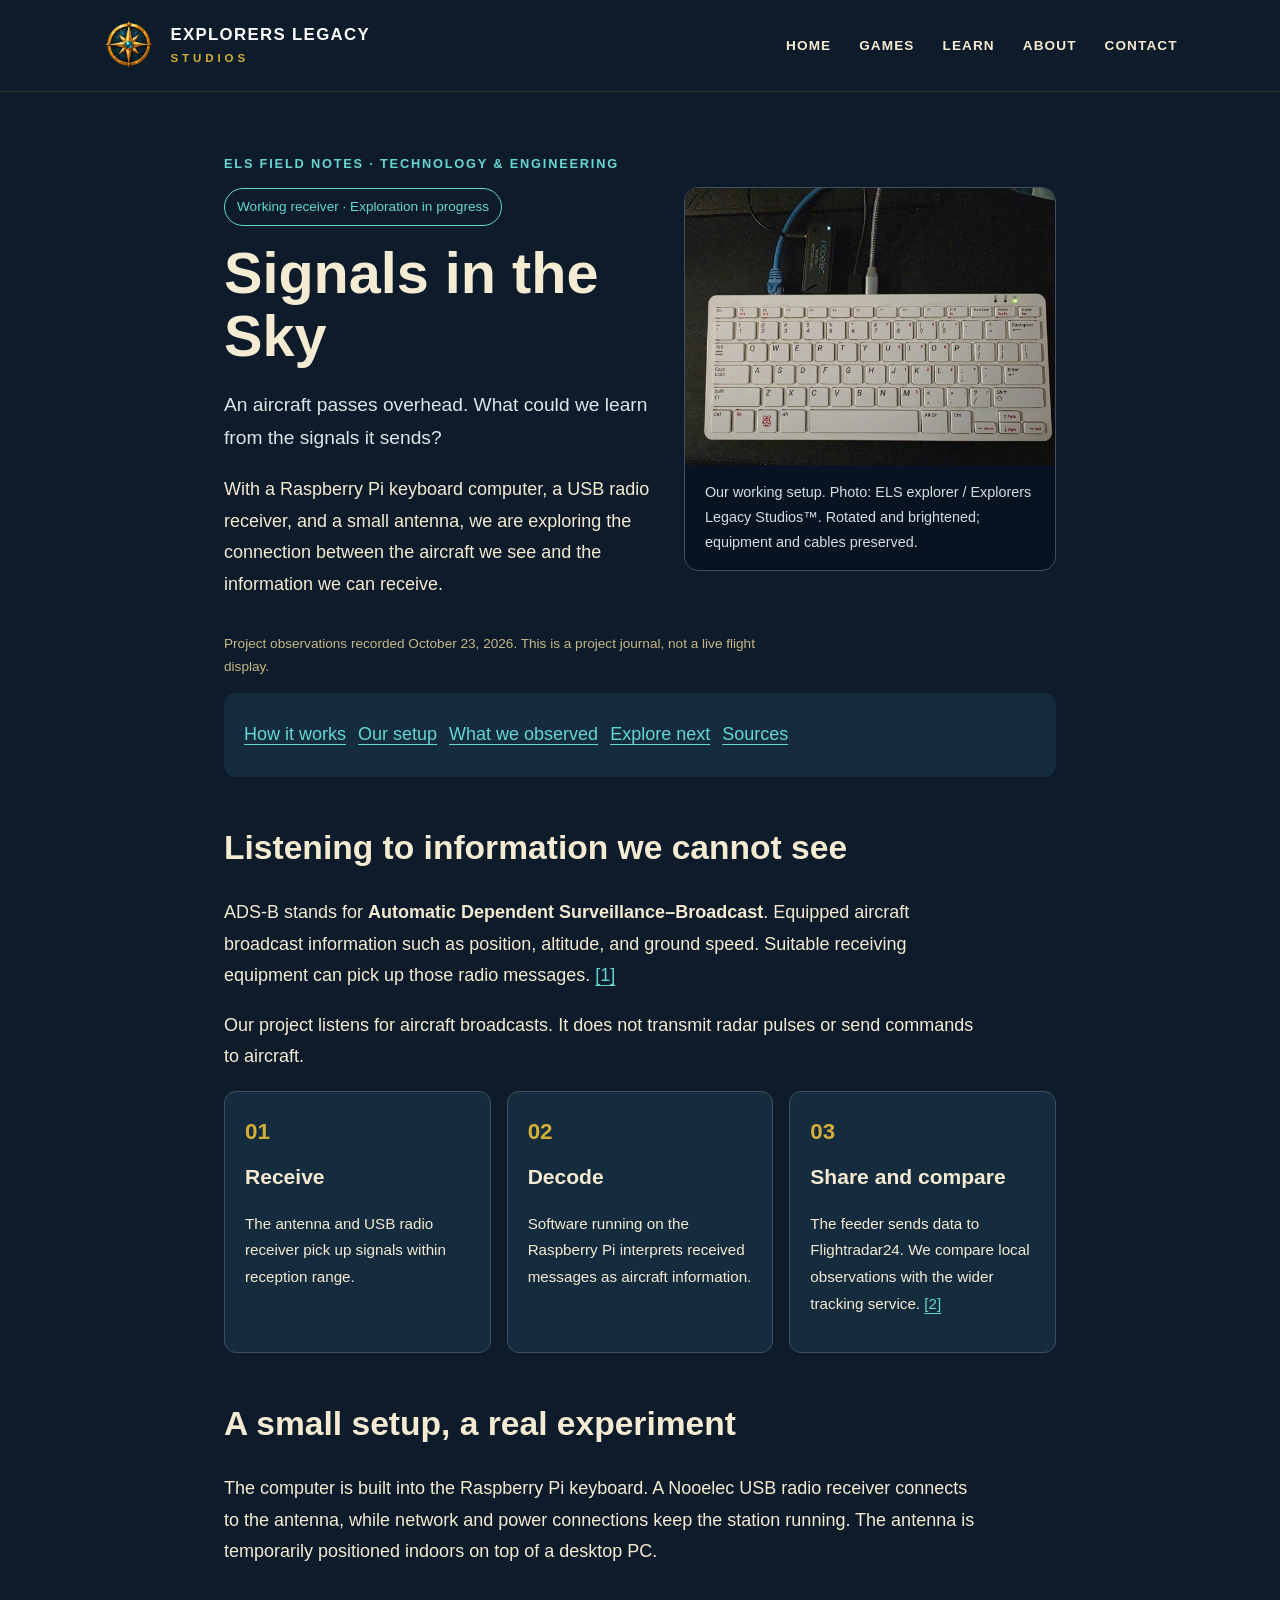
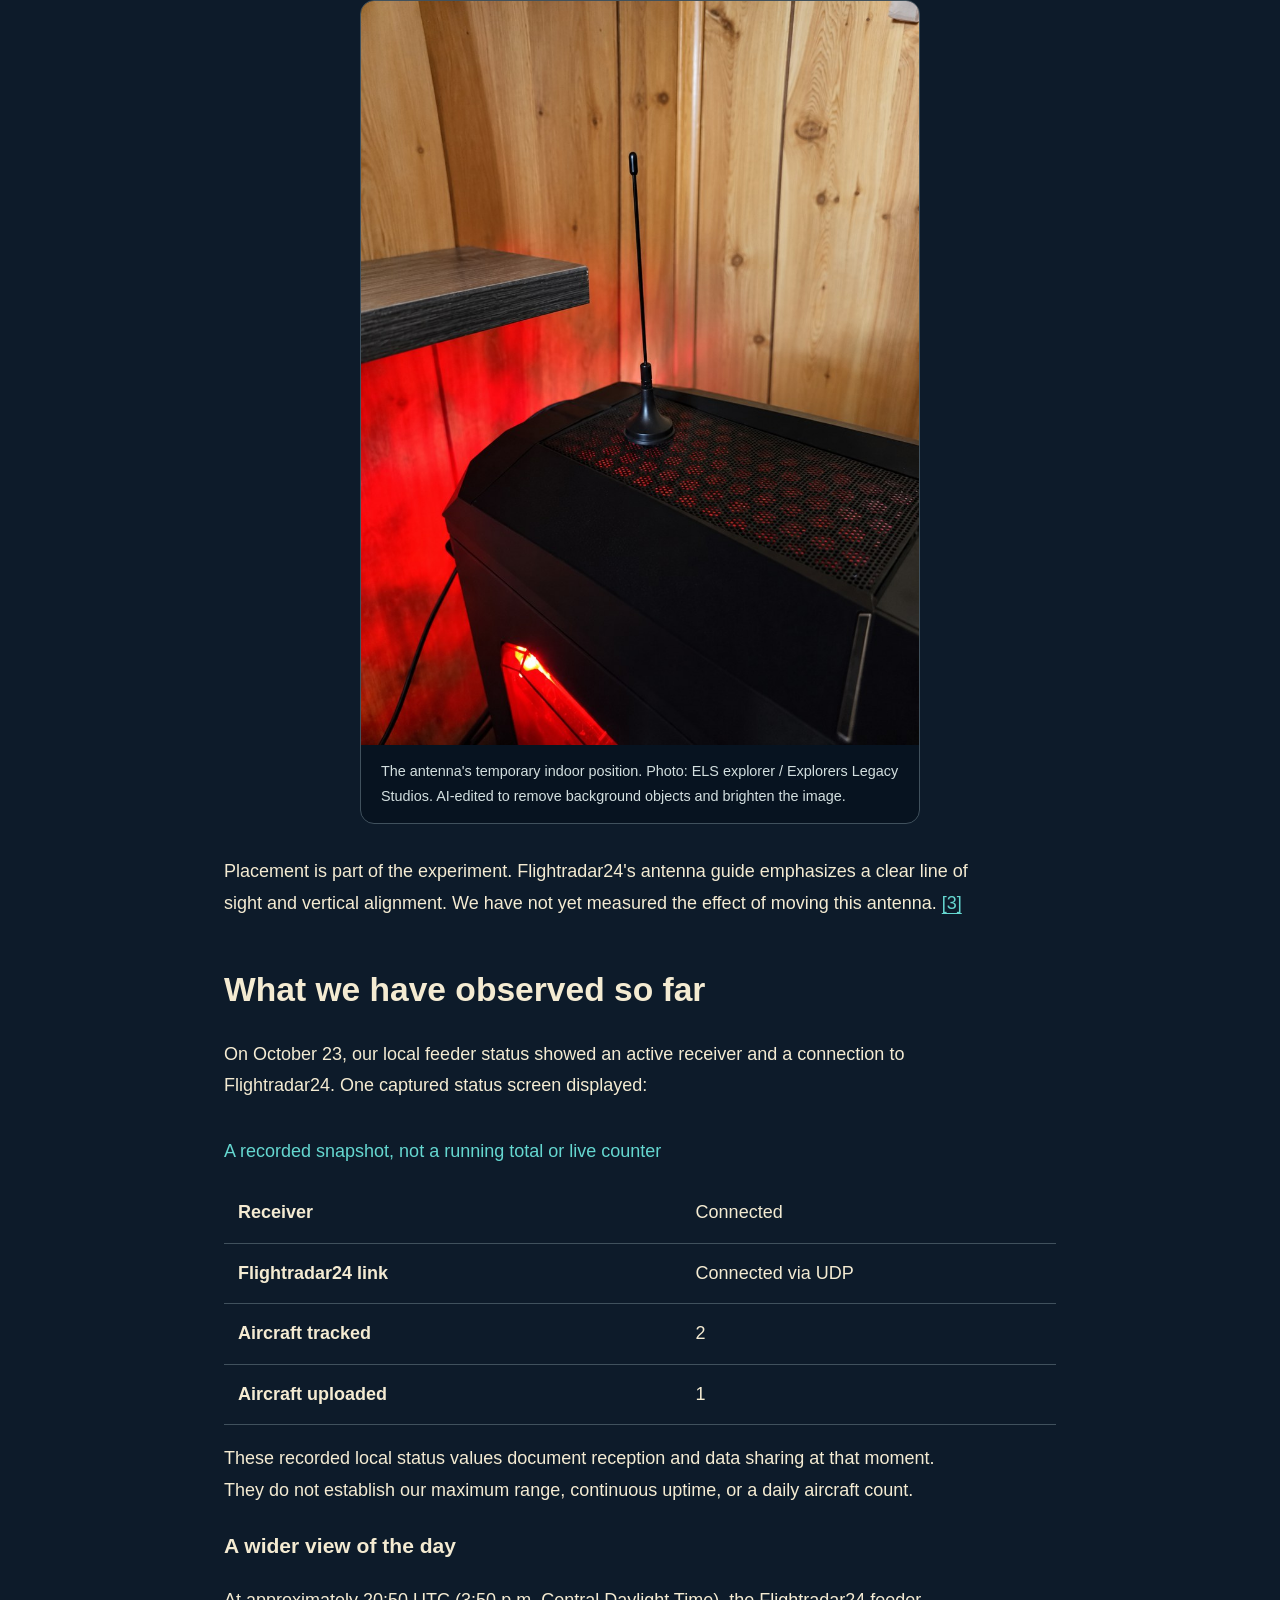
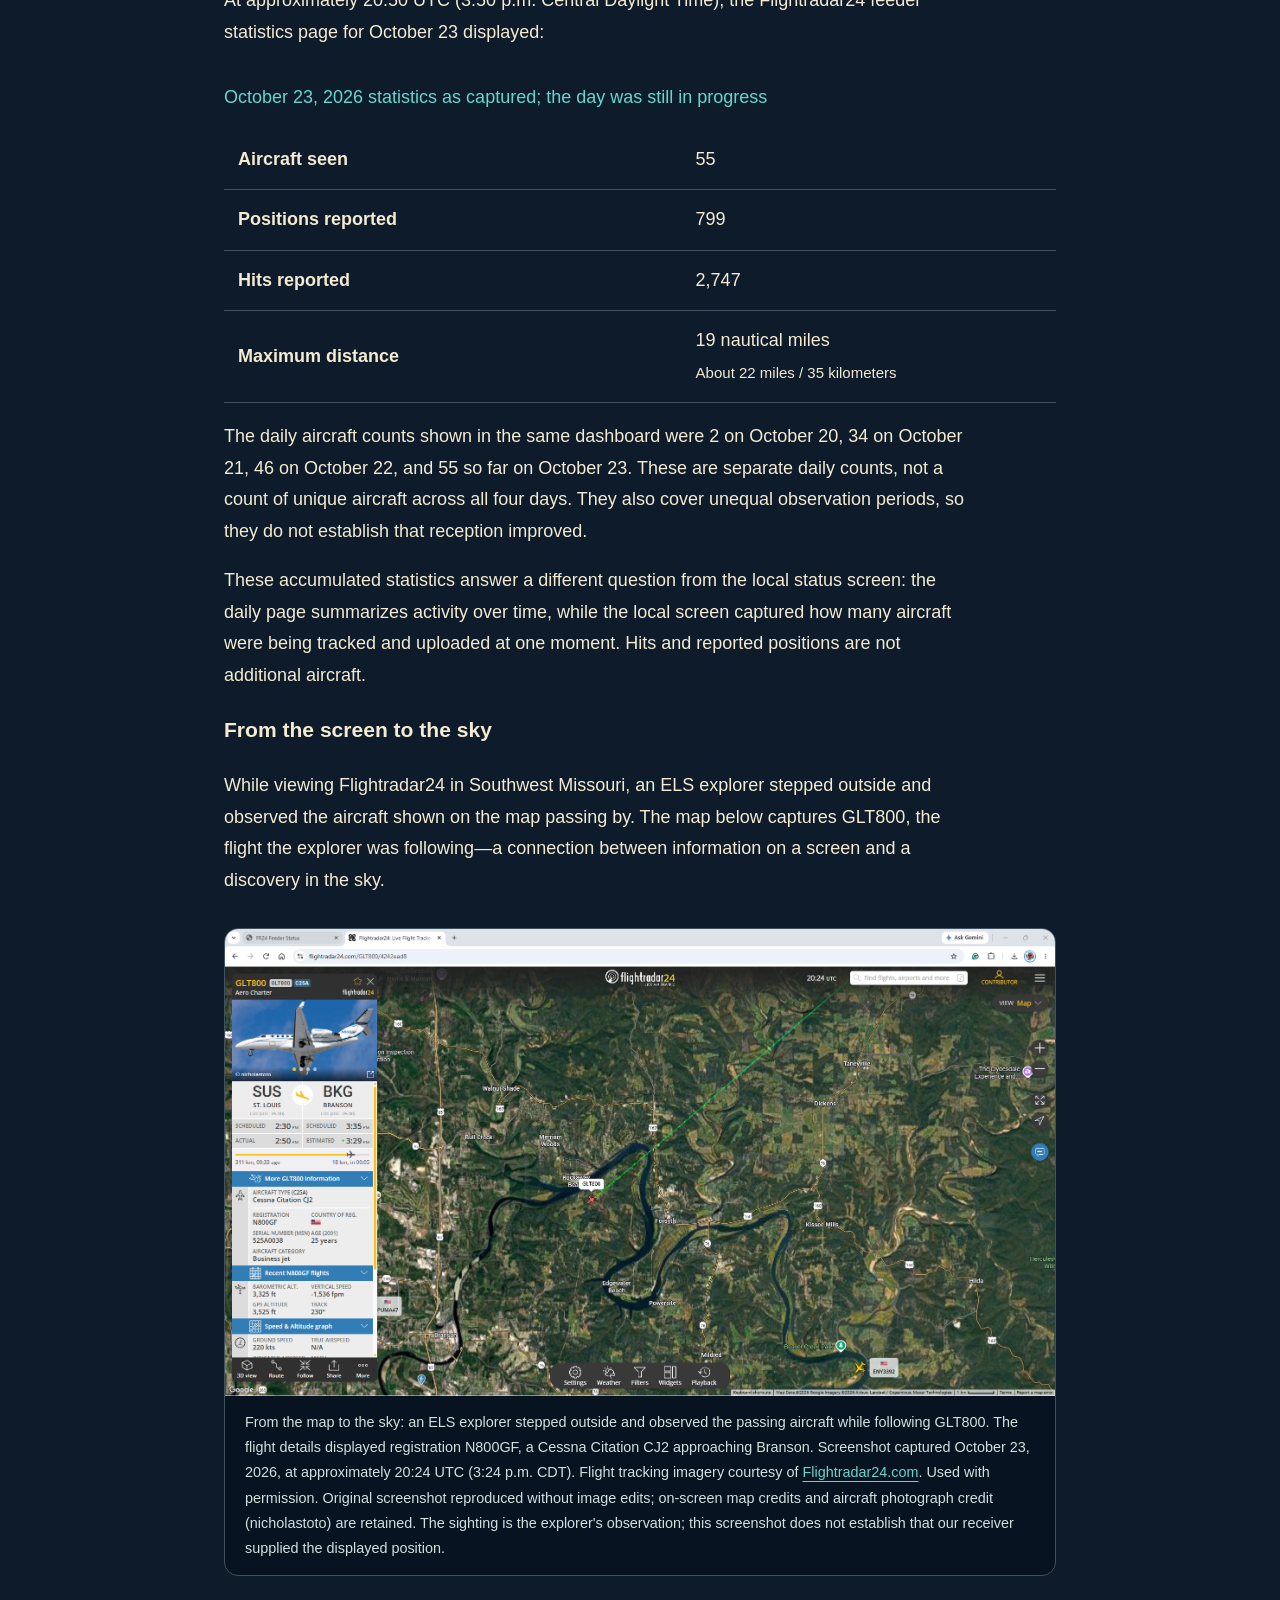
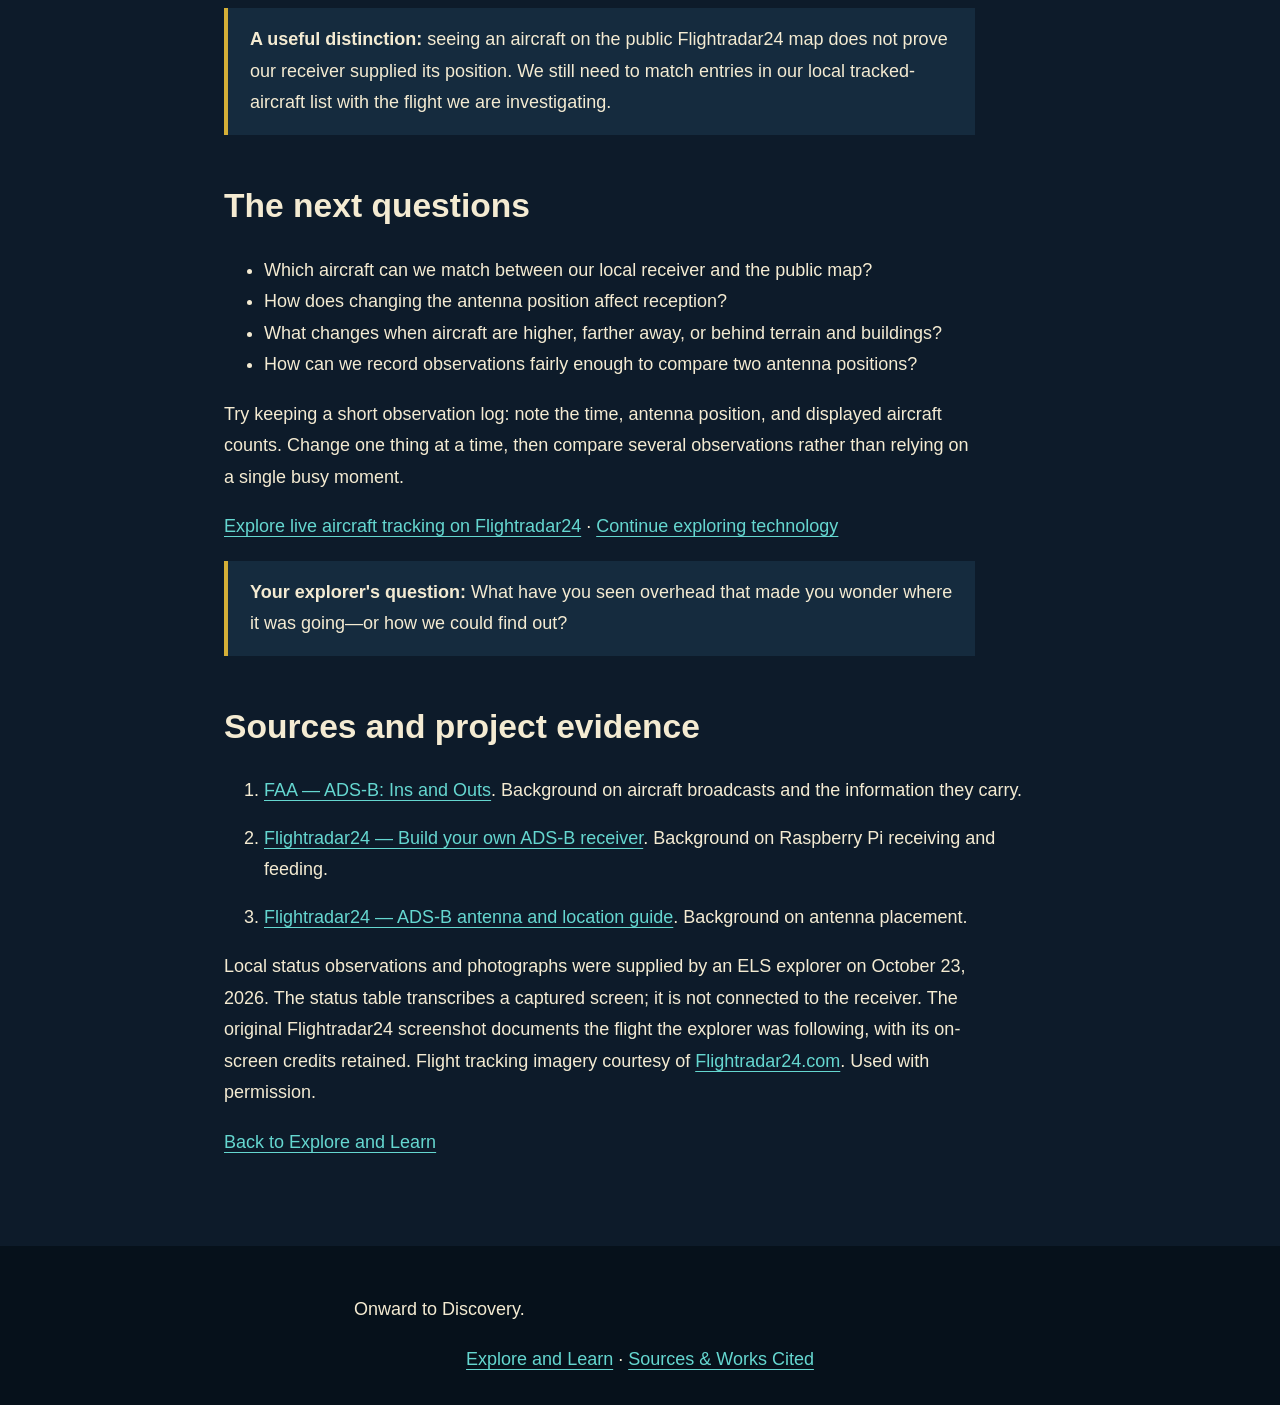
<file: signals-in-the-sky.html>
<!doctype html>
<html lang="en">
<head>
<meta charset="utf-8">
<meta name="viewport" content="width=device-width,initial-scale=1">
<title>Signals in the Sky | Explorers Legacy Studios™</title>
<meta name="description" content="Follow an ELS aircraft-tracking project: a Raspberry Pi, a radio receiver, and an antenna turn invisible signals into questions worth exploring.">
<link rel="stylesheet" href="assets/learn.css">
<style>
.project-hero{display:grid;grid-template-columns:1.15fr 1fr;gap:32px;align-items:center}.project-hero h1{margin:16px 0}.project-hero figure{margin:0}.project-hero img{aspect-ratio:4/3;object-fit:contain;background:#111}.status{display:inline-block;padding:6px 12px;border:1px solid #65d7d0;border-radius:30px;font-size:.85rem;color:#65d7d0}.steps{display:grid;grid-template-columns:repeat(3,1fr);gap:16px;list-style:none;padding:0;counter-reset:signal}.steps li{counter-increment:signal;background:#152b3e;border:1px solid #40515d;border-radius:12px;padding:20px}.steps li:before{content:"0" counter(signal);display:block;color:#d4af37;font-size:1.4rem;font-weight:bold}.steps h3{margin:8px 0}.steps p{font-size:.95rem}.project-photo{max-width:560px;margin-inline:auto}.snapshot{width:100%;border-collapse:collapse}.snapshot caption{text-align:left;color:#65d7d0;margin:16px 0}.snapshot th,.snapshot td{text-align:left;padding:14px;border-bottom:1px solid #40515d}.snapshot th{width:55%}.source-list li{margin-bottom:16px}.updated{font-size:.85rem;color:#c6b987} @media(max-width:680px){.project-hero,.steps{grid-template-columns:1fr}.project-hero figure{margin-top:12px}.snapshot th{width:60%}}
</style>
</head>
<body>
<a class="skip-link" href="#main-content">Skip to content</a>
<header class="site-header">
<a class="brand" href="index.html" aria-label="Explorers Legacy Studios Home">
<span class="compass-mark"><img src="assets/images/explorer_compass_circle.png" alt="" width="54" height="54"></span>
<span class="brand-copy"><span class="brand-name">Explorers Legacy</span><span class="brand-subtitle">Studios</span></span>
</a>
<nav aria-label="Main navigation">
<a href="index.html#home">Home</a><a href="index.html#games">Games</a><a href="learn.html">Learn</a><a href="about.html">About</a><a href="index.html#contact">Contact</a>
</nav>
</header>
<main id="main-content" tabindex="-1">
<div class="project-hero">
<div><p class="eyebrow">ELS field notes · Technology &amp; Engineering</p><span class="status">Working receiver · Exploration in progress</span><h1>Signals in the Sky</h1><p class="lede">An aircraft passes overhead. What could we learn from the signals it sends?</p><p>With a Raspberry Pi keyboard computer, a USB radio receiver, and a small antenna, we are exploring the connection between the aircraft we see and the information we can receive.</p></div>
<figure><img src="assets/images/signals-pi-setup.jpg" width="600" height="450" alt="White Raspberry Pi keyboard computer with a black Nooelec USB radio receiver, blue network cable, black power cable, and braided cable."><figcaption>Our working setup. Photo: ELS explorer / Explorers Legacy Studios™. Rotated and brightened; equipment and cables preserved.</figcaption></figure>
</div>
<p class="updated">Project observations recorded October 23, 2026. This is a project journal, not a live flight display.</p>
<nav class="section-links" aria-label="On this page"><a href="#signals">How it works</a><a href="#setup">Our setup</a><a href="#observed">What we observed</a><a href="#next">Explore next</a><a href="#references">Sources</a></nav>
<section id="signals"><h2>Listening to information we cannot see</h2><p>ADS-B stands for <strong>Automatic Dependent Surveillance–Broadcast</strong>. Equipped aircraft broadcast information such as position, altitude, and ground speed. Suitable receiving equipment can pick up those radio messages. <a href="#faa-source">[1]</a></p><p>Our project listens for aircraft broadcasts. It does not transmit radar pulses or send commands to aircraft.</p>
<ol class="steps"><li><h3>Receive</h3><p>The antenna and USB radio receiver pick up signals within reception range.</p></li><li><h3>Decode</h3><p>Software running on the Raspberry Pi interprets received messages as aircraft information.</p></li><li><h3>Share and compare</h3><p>The feeder sends data to Flightradar24. We compare local observations with the wider tracking service. <a href="#fr24-build">[2]</a></p></li></ol>
</section>
<section id="setup"><h2>A small setup, a real experiment</h2><p>The computer is built into the Raspberry Pi keyboard. A Nooelec USB radio receiver connects to the antenna, while network and power connections keep the station running. The antenna is temporarily positioned indoors on top of a desktop PC.</p>
<figure class="project-photo"><img loading="lazy" src="assets/images/signals-antenna.jpg" width="900" height="1200" alt="A small upright black antenna with a magnetic base resting on the ventilated top of a desktop PC."><figcaption>The antenna's temporary indoor position. Photo: ELS explorer / Explorers Legacy Studios. AI-edited to remove background objects and brighten the image.</figcaption></figure>
<p>Placement is part of the experiment. Flightradar24's antenna guide emphasizes a clear line of sight and vertical alignment. We have not yet measured the effect of moving this antenna. <a href="#antenna-source">[3]</a></p></section>
<section id="observed"><h2>What we have observed so far</h2><p>On October 23, our local feeder status showed an active receiver and a connection to Flightradar24. One captured status screen displayed:</p>
<table class="snapshot"><caption>A recorded snapshot, not a running total or live counter</caption><tbody><tr><th scope="row">Receiver</th><td>Connected</td></tr><tr><th scope="row">Flightradar24 link</th><td>Connected via UDP</td></tr><tr><th scope="row">Aircraft tracked</th><td>2</td></tr><tr><th scope="row">Aircraft uploaded</th><td>1</td></tr></tbody></table>
<p>These recorded local status values document reception and data sharing at that moment. They do not establish our maximum range, continuous uptime, or a daily aircraft count.</p>
<h3>A wider view of the day</h3><p>At approximately 20:50 UTC (3:50 p.m. Central Daylight Time), the Flightradar24 feeder statistics page for October 23 displayed:</p><table class="snapshot"><caption>October 23, 2026 statistics as captured; the day was still in progress</caption><tbody><tr><th scope="row">Aircraft seen</th><td>55</td></tr><tr><th scope="row">Positions reported</th><td>799</td></tr><tr><th scope="row">Hits reported</th><td>2,747</td></tr><tr><th scope="row">Maximum distance</th><td>19 nautical miles<br><small>About 22 miles / 35 kilometers</small></td></tr></tbody></table><p>The daily aircraft counts shown in the same dashboard were 2 on October 20, 34 on October 21, 46 on October 22, and 55 so far on October 23. These are separate daily counts, not a count of unique aircraft across all four days. They also cover unequal observation periods, so they do not establish that reception improved.</p><p>These accumulated statistics answer a different question from the local status screen: the daily page summarizes activity over time, while the local screen captured how many aircraft were being tracked and uploaded at one moment. Hits and reported positions are not additional aircraft.</p><h3>From the screen to the sky</h3><p>While viewing Flightradar24 in Southwest Missouri, an ELS explorer stepped outside and observed the aircraft shown on the map passing by. The map below captures GLT800, the flight the explorer was following—a connection between information on a screen and a discovery in the sky.</p><figure><img loading="lazy" src="assets/images/signals-observed-flight-original.png" width="1919" height="1079" alt="Flightradar24 map showing GLT800 and its displayed track in Southwest Missouri."><figcaption>From the map to the sky: an ELS explorer stepped outside and observed the passing aircraft while following GLT800. The flight details displayed registration N800GF, a Cessna Citation CJ2 approaching Branson. Screenshot captured October 23, 2026, at approximately 20:24 UTC (3:24 p.m. CDT). Flight tracking imagery courtesy of <a href="https://www.flightradar24.com/">Flightradar24.com</a>. Used with permission. Original screenshot reproduced without image edits; on-screen map credits and aircraft photograph credit (nicholastoto) are retained. The sighting is the explorer's observation; this screenshot does not establish that our receiver supplied the displayed position.</figcaption></figure>
<p class="note"><strong>A useful distinction:</strong> seeing an aircraft on the public Flightradar24 map does not prove our receiver supplied its position. We still need to match entries in our local tracked-aircraft list with the flight we are investigating.</p></section>
<section id="next"><h2>The next questions</h2><ul><li>Which aircraft can we match between our local receiver and the public map?</li><li>How does changing the antenna position affect reception?</li><li>What changes when aircraft are higher, farther away, or behind terrain and buildings?</li><li>How can we record observations fairly enough to compare two antenna positions?</li></ul>
<p>Try keeping a short observation log: note the time, antenna position, and displayed aircraft counts. Change one thing at a time, then compare several observations rather than relying on a single busy moment.</p>
<p><a href="https://www.flightradar24.com/">Explore live aircraft tracking on Flightradar24</a> · <a href="learn.html#technology">Continue exploring technology</a></p>
<p class="note"><strong>Your explorer's question:</strong> What have you seen overhead that made you wonder where it was going—or how we could find out?</p></section>
<section id="references"><h2>Sources and project evidence</h2><ol class="source-list"><li id="faa-source"><a href="https://www.faa.gov/air_traffic/technology/equipadsb/capabilities/ins_outs">FAA — ADS-B: Ins and Outs</a>. Background on aircraft broadcasts and the information they carry.</li><li id="fr24-build"><a href="https://www.flightradar24.com/build-your-own">Flightradar24 — Build your own ADS-B receiver</a>. Background on Raspberry Pi receiving and feeding.</li><li id="antenna-source"><a href="https://www.flightradar24.com/blog/ads-b/ads-b-antenna-and-location-guide/">Flightradar24 — ADS-B antenna and location guide</a>. Background on antenna placement.</li></ol><p>Local status observations and photographs were supplied by an ELS explorer on October 23, 2026. The status table transcribes a captured screen; it is not connected to the receiver. The original Flightradar24 screenshot documents the flight the explorer was following, with its on-screen credits retained. Flight tracking imagery courtesy of <a href="https://www.flightradar24.com/">Flightradar24.com</a>. Used with permission.</p></section>
<p><a href="learn.html">Back to Explore and Learn</a></p>
</main><footer><p>Onward to Discovery.</p><a href="learn.html">Explore and Learn</a> · <a href="sources.html">Sources &amp; Works Cited</a></footer>
</body></html>
</file>
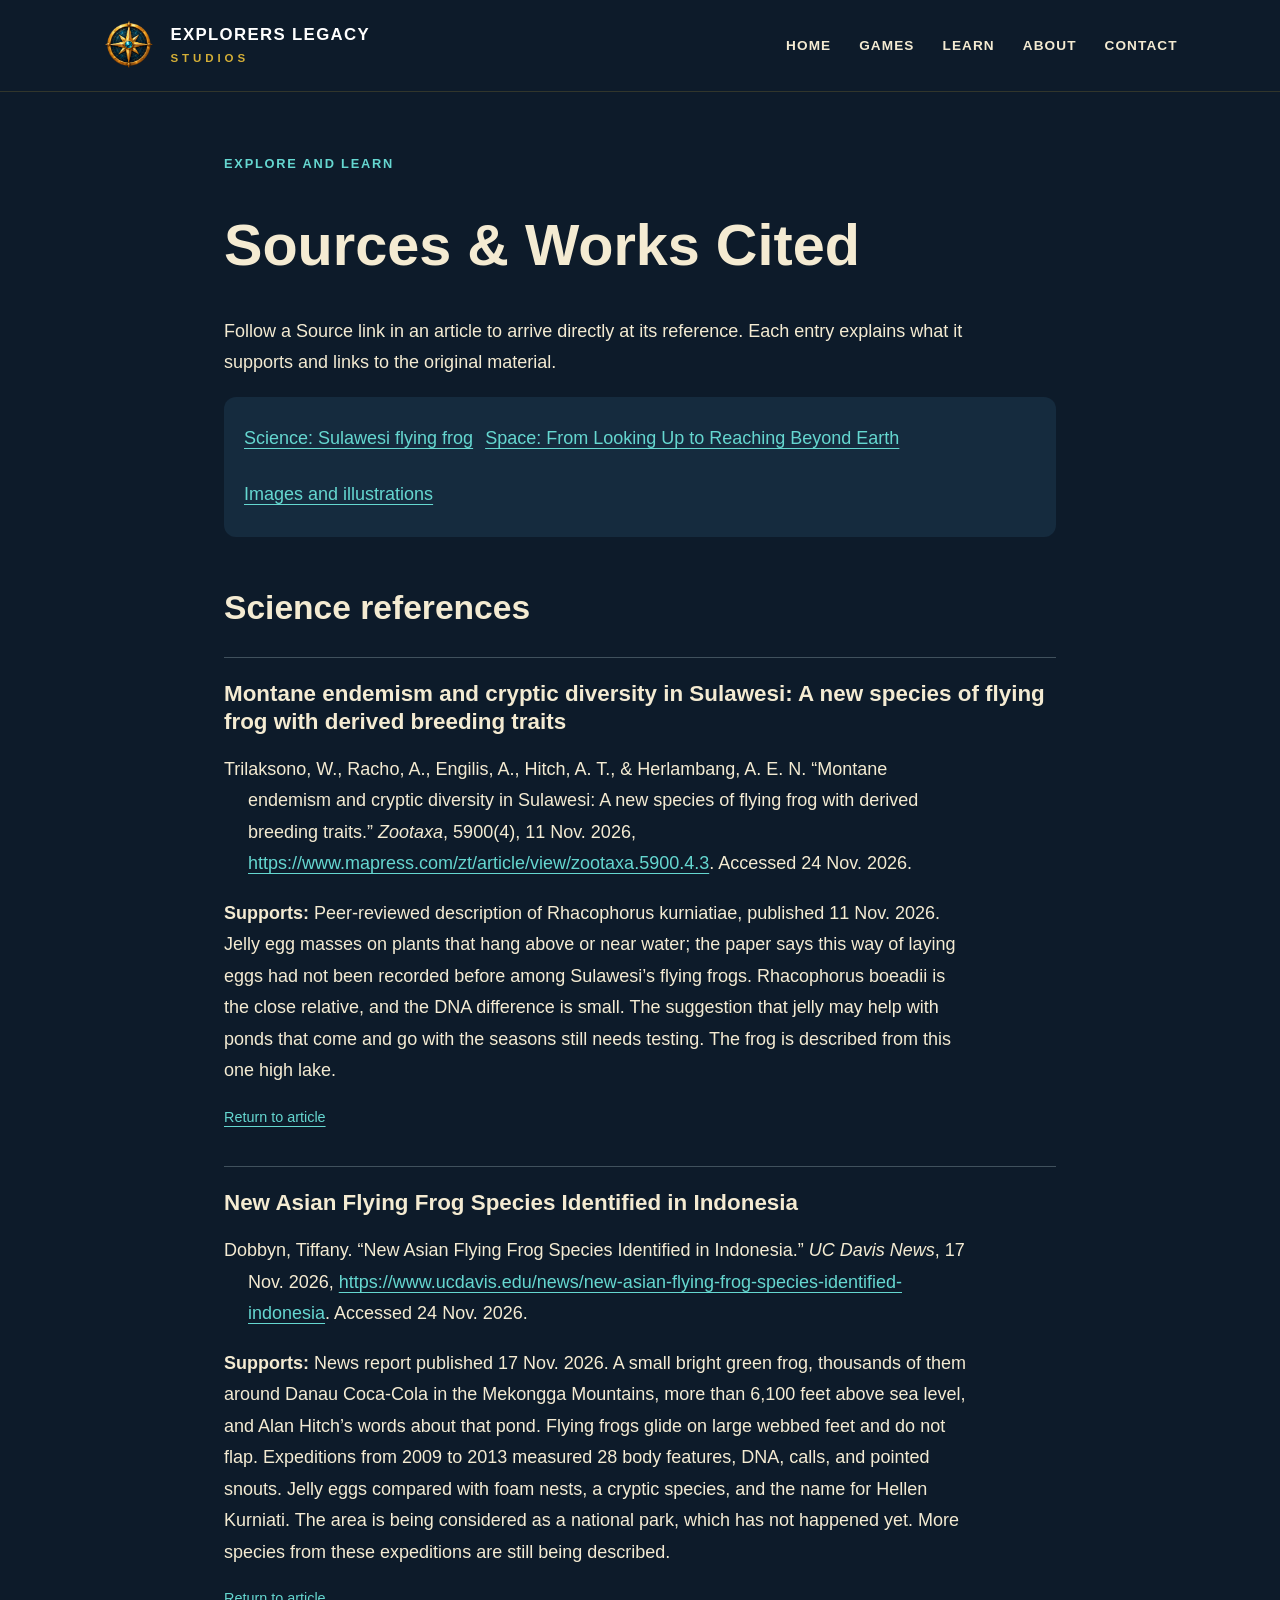
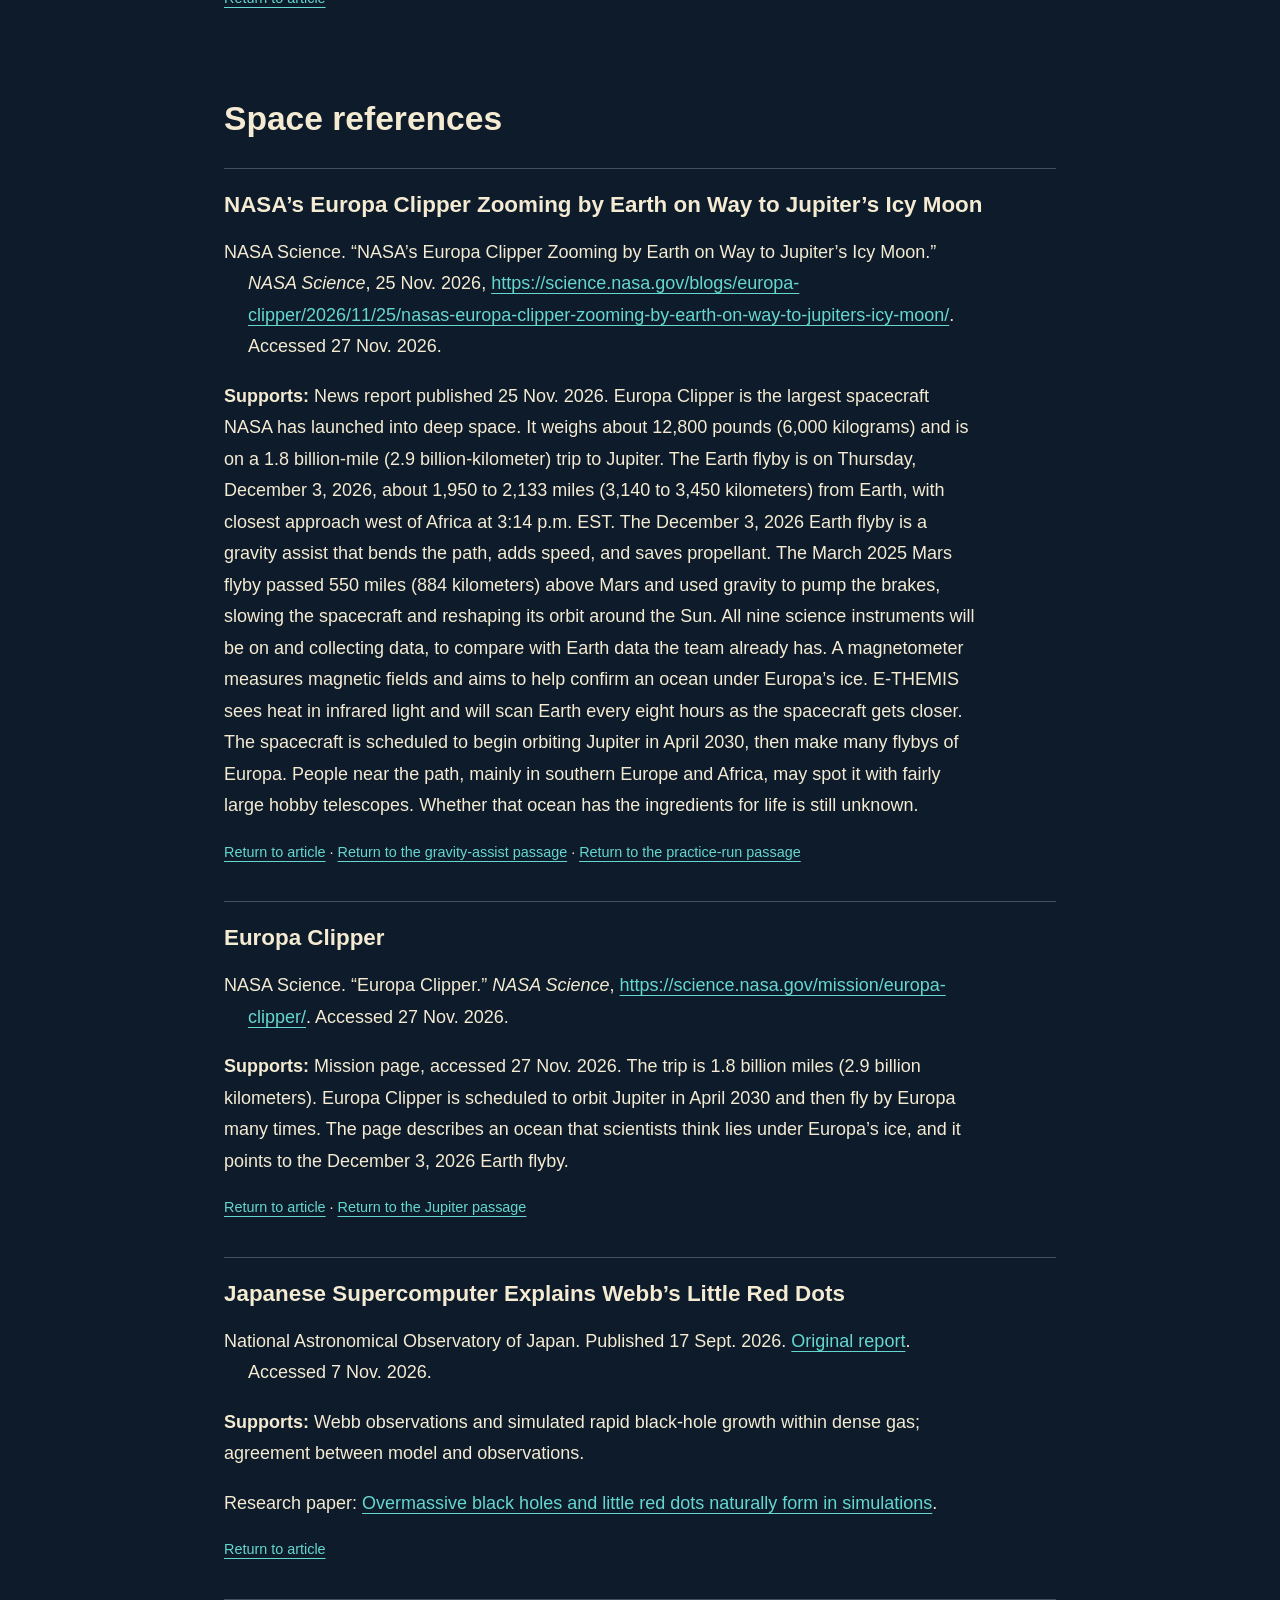
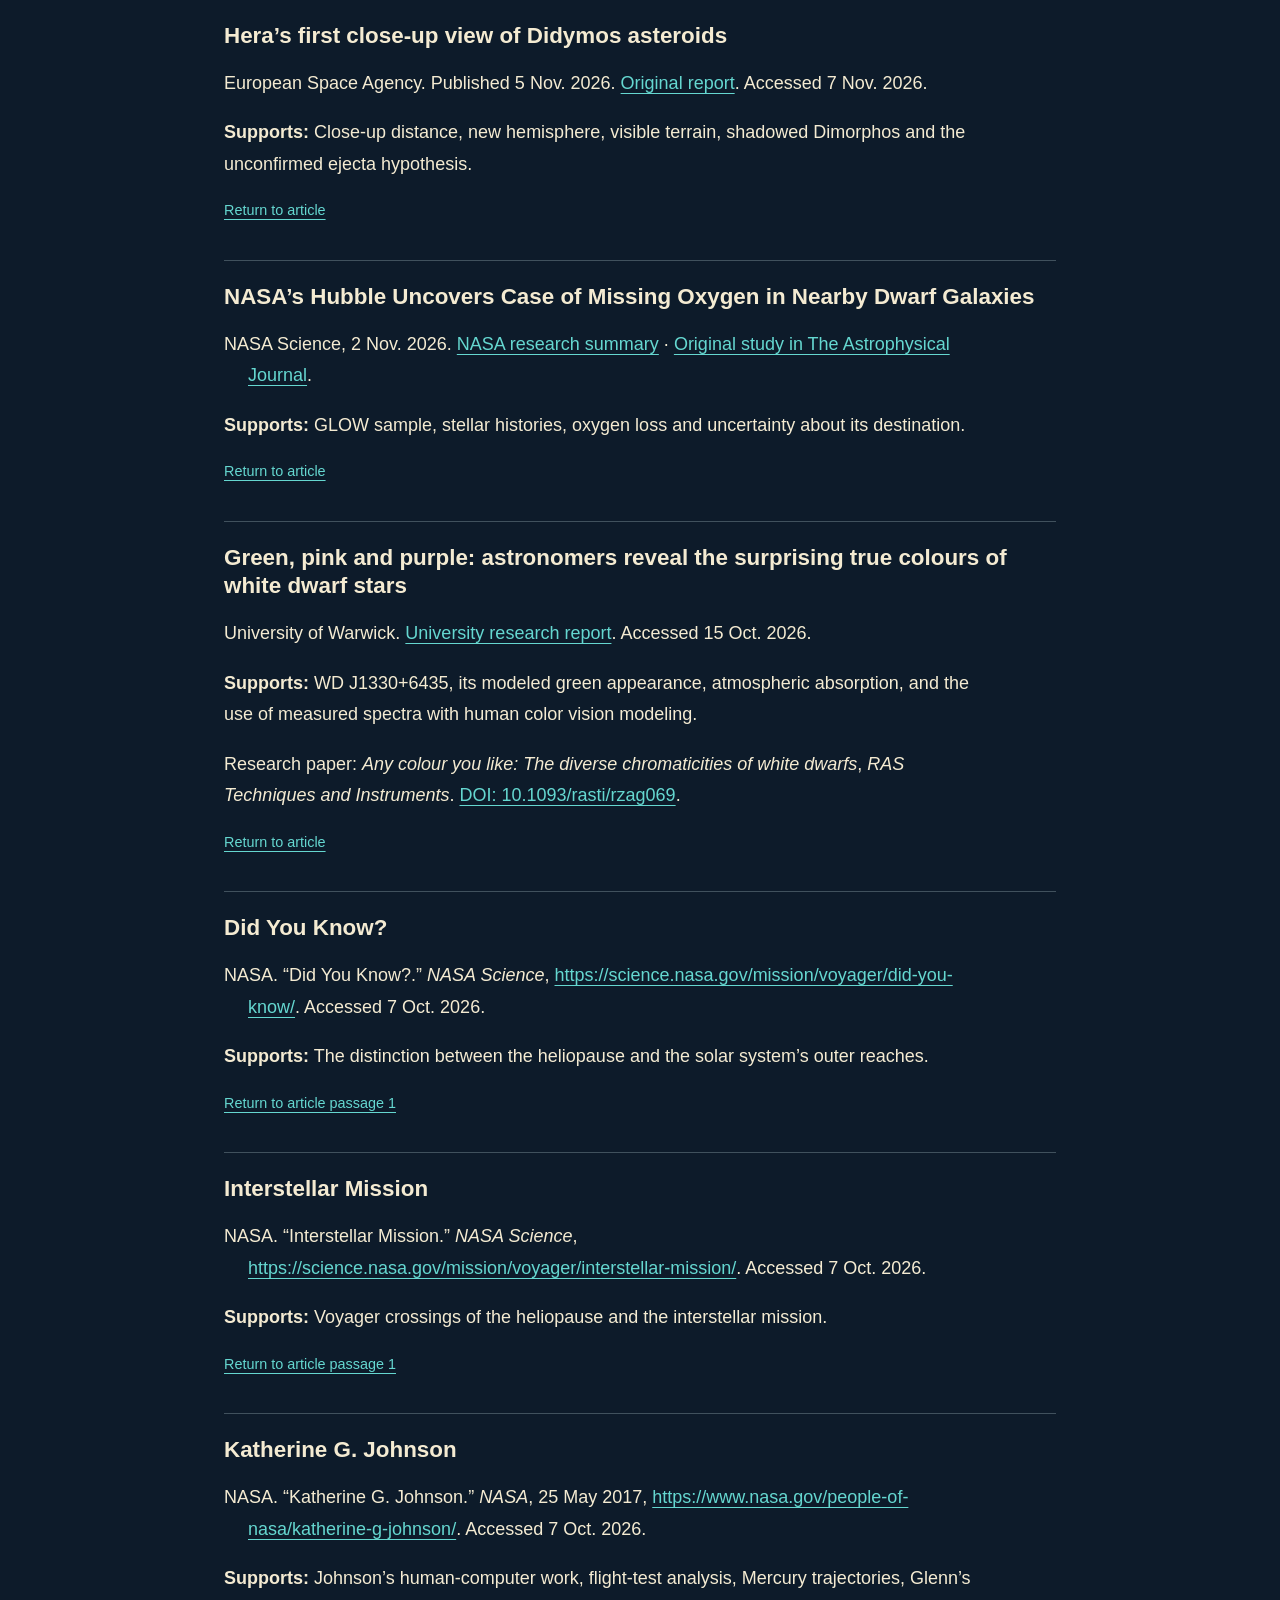
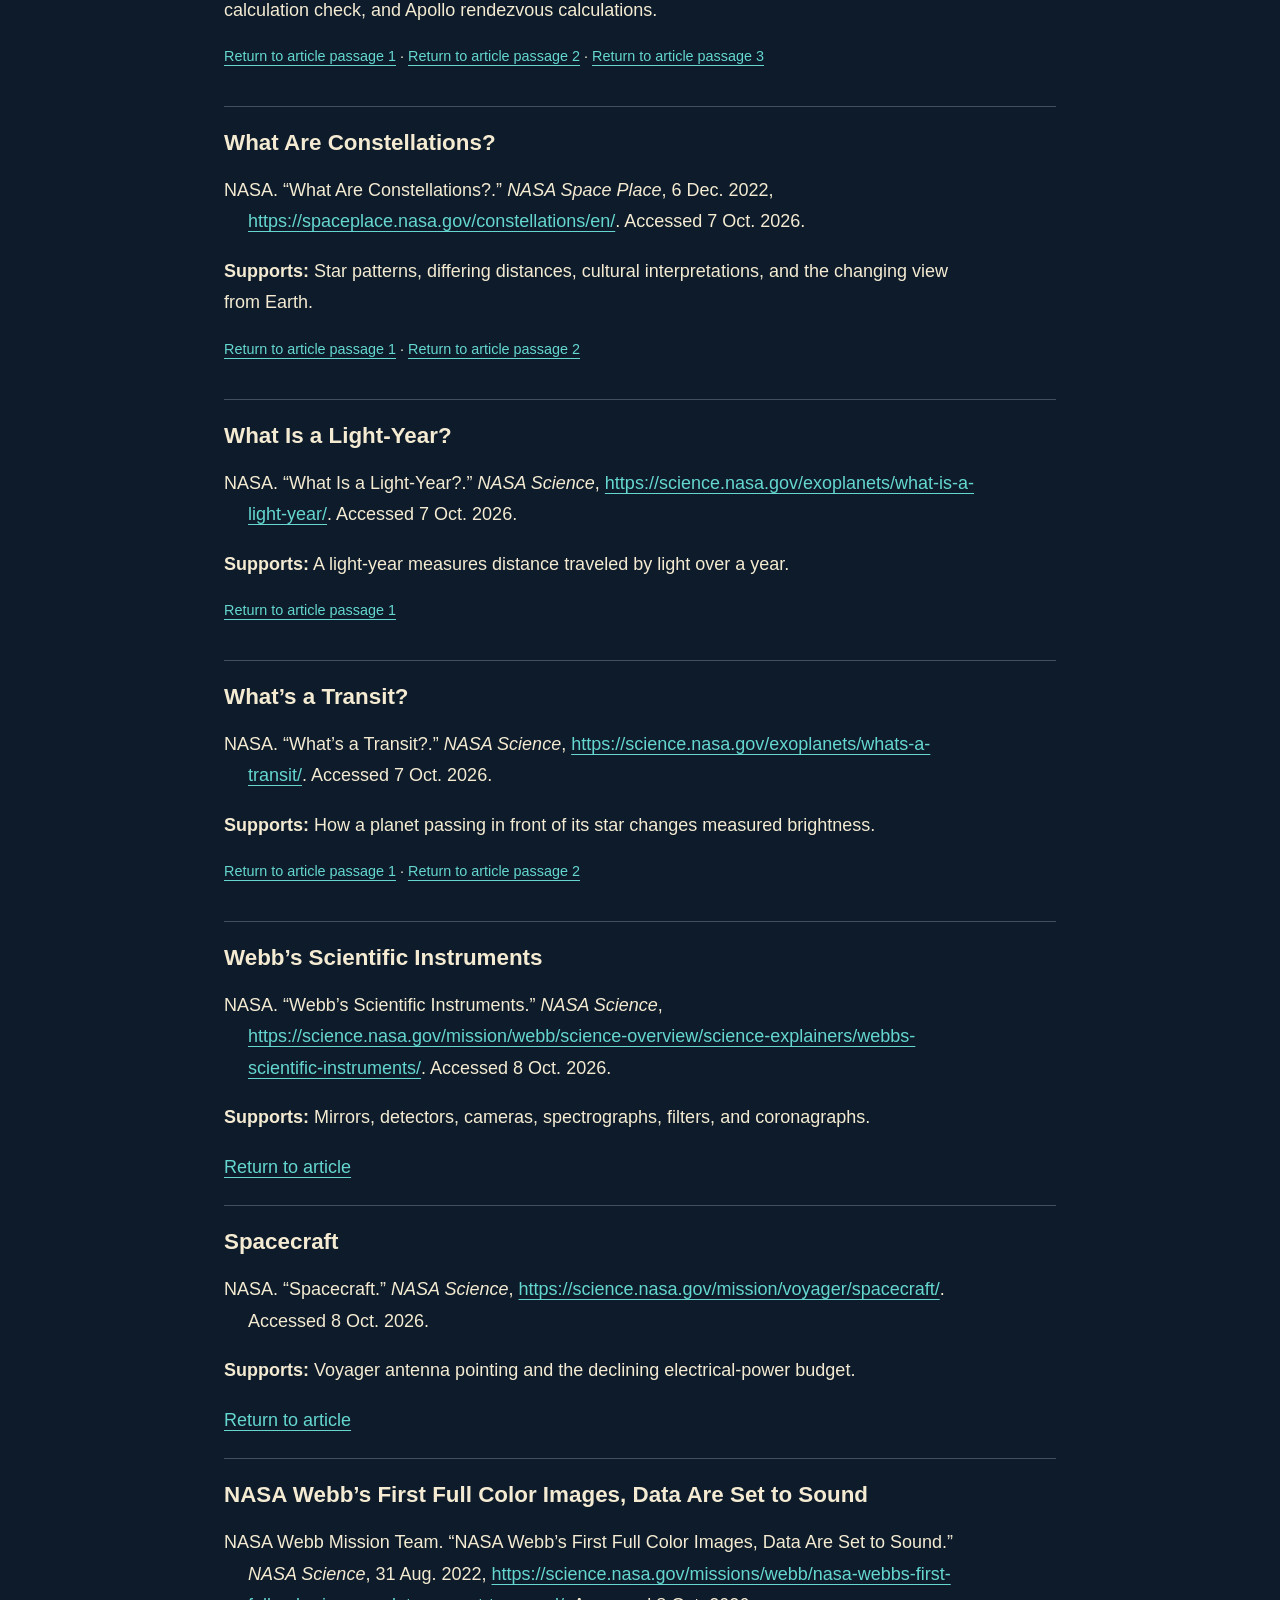
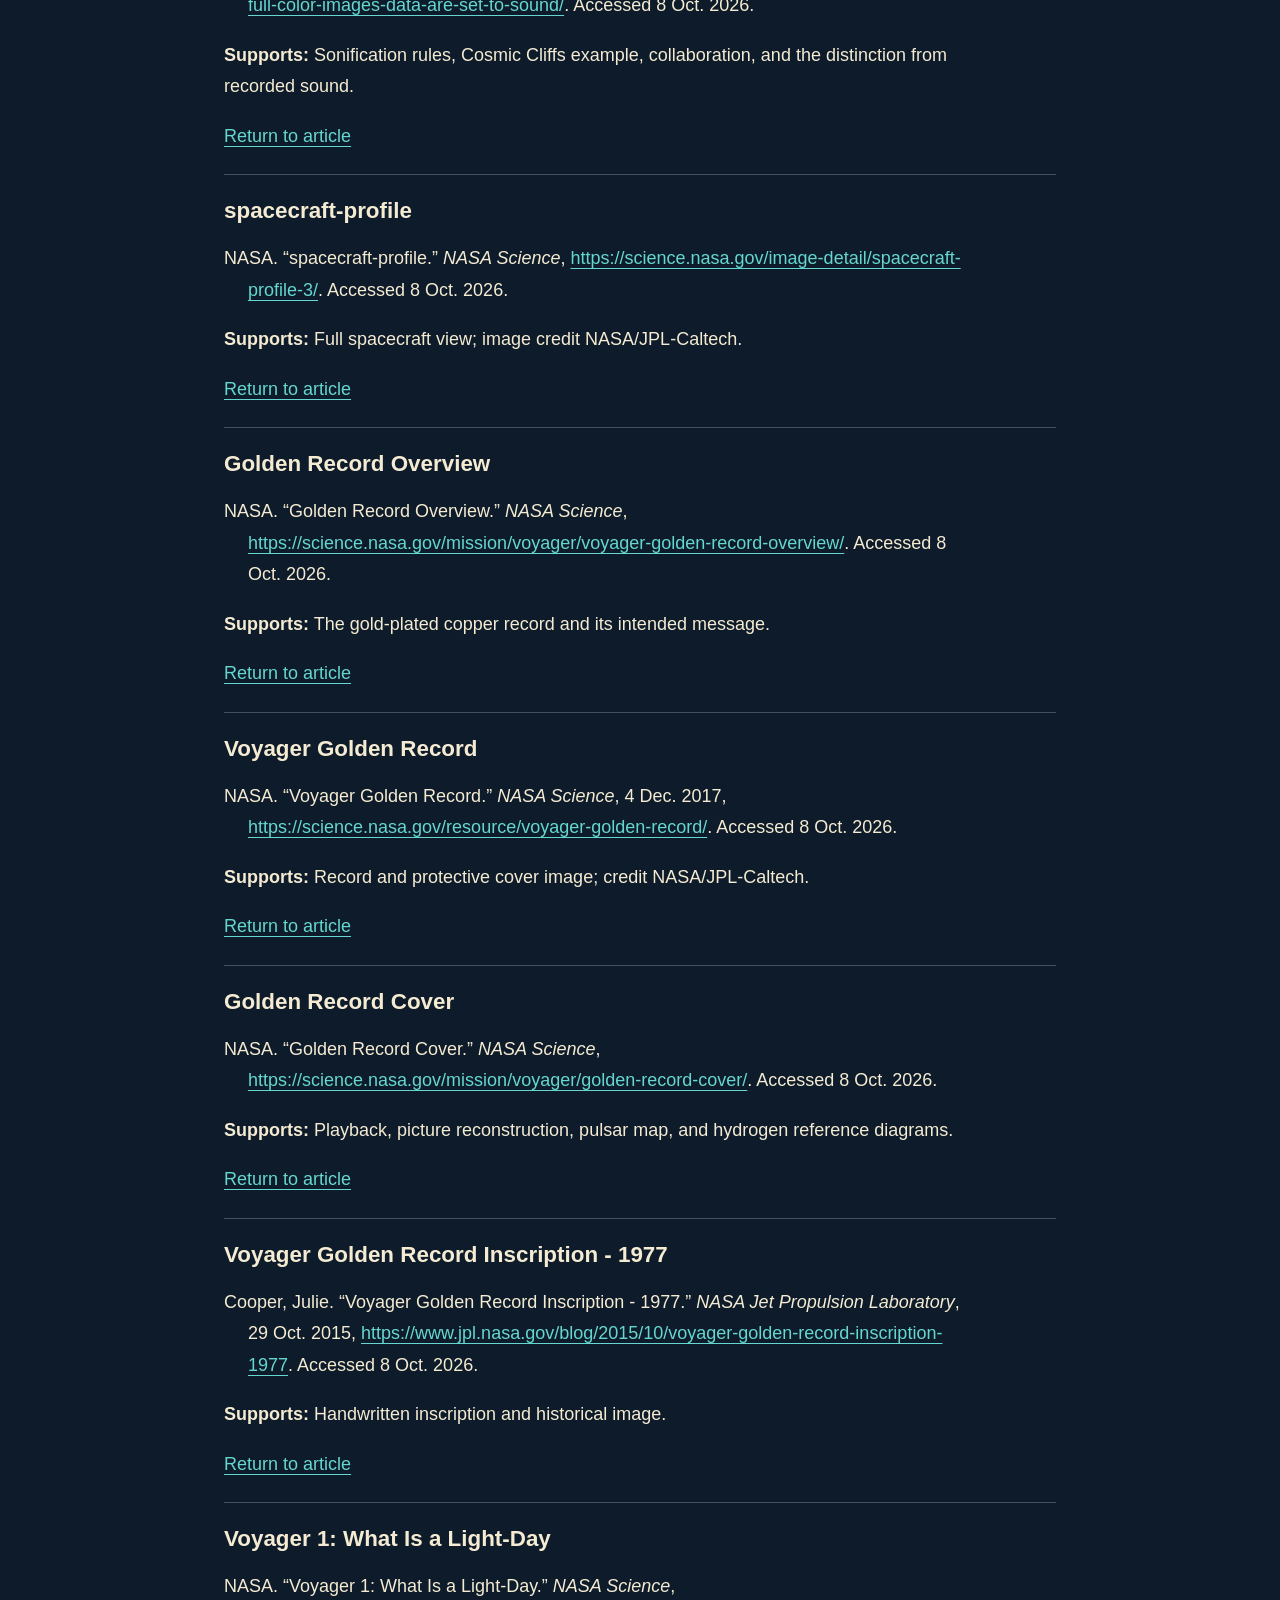
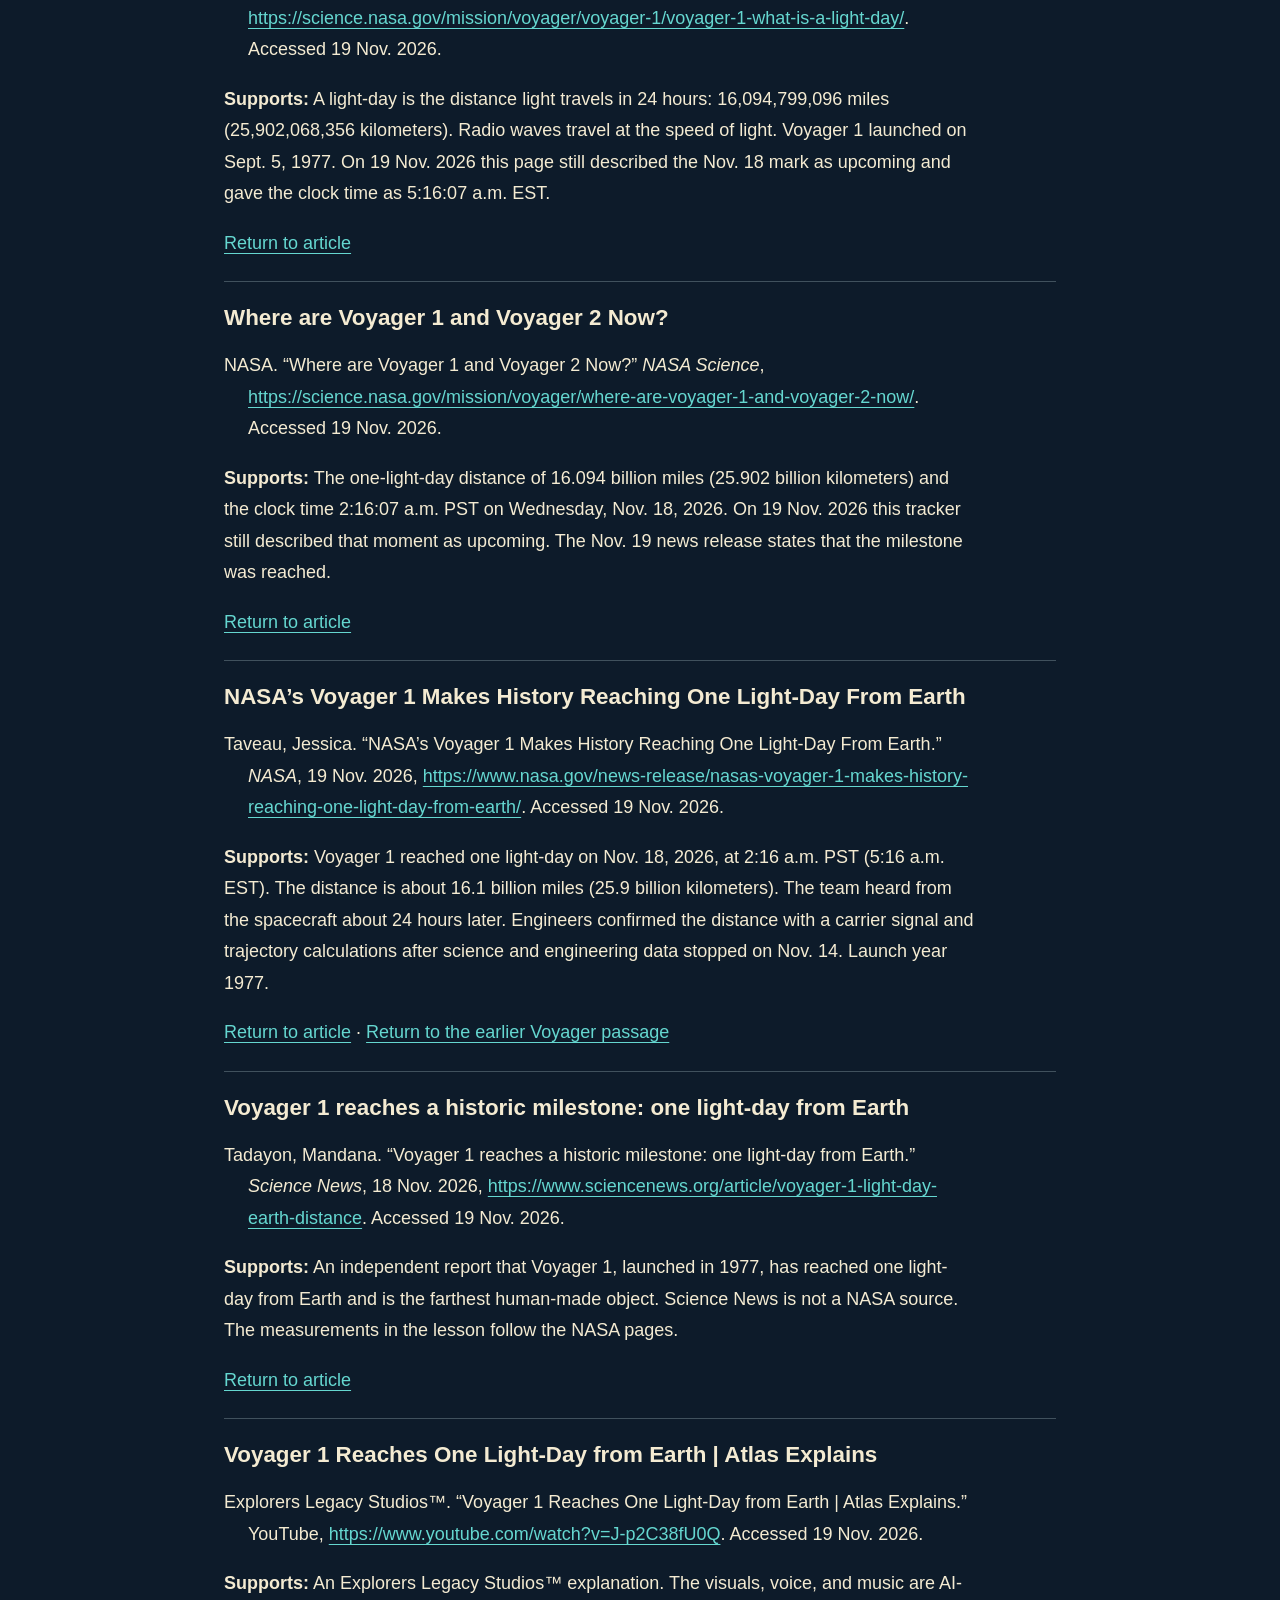
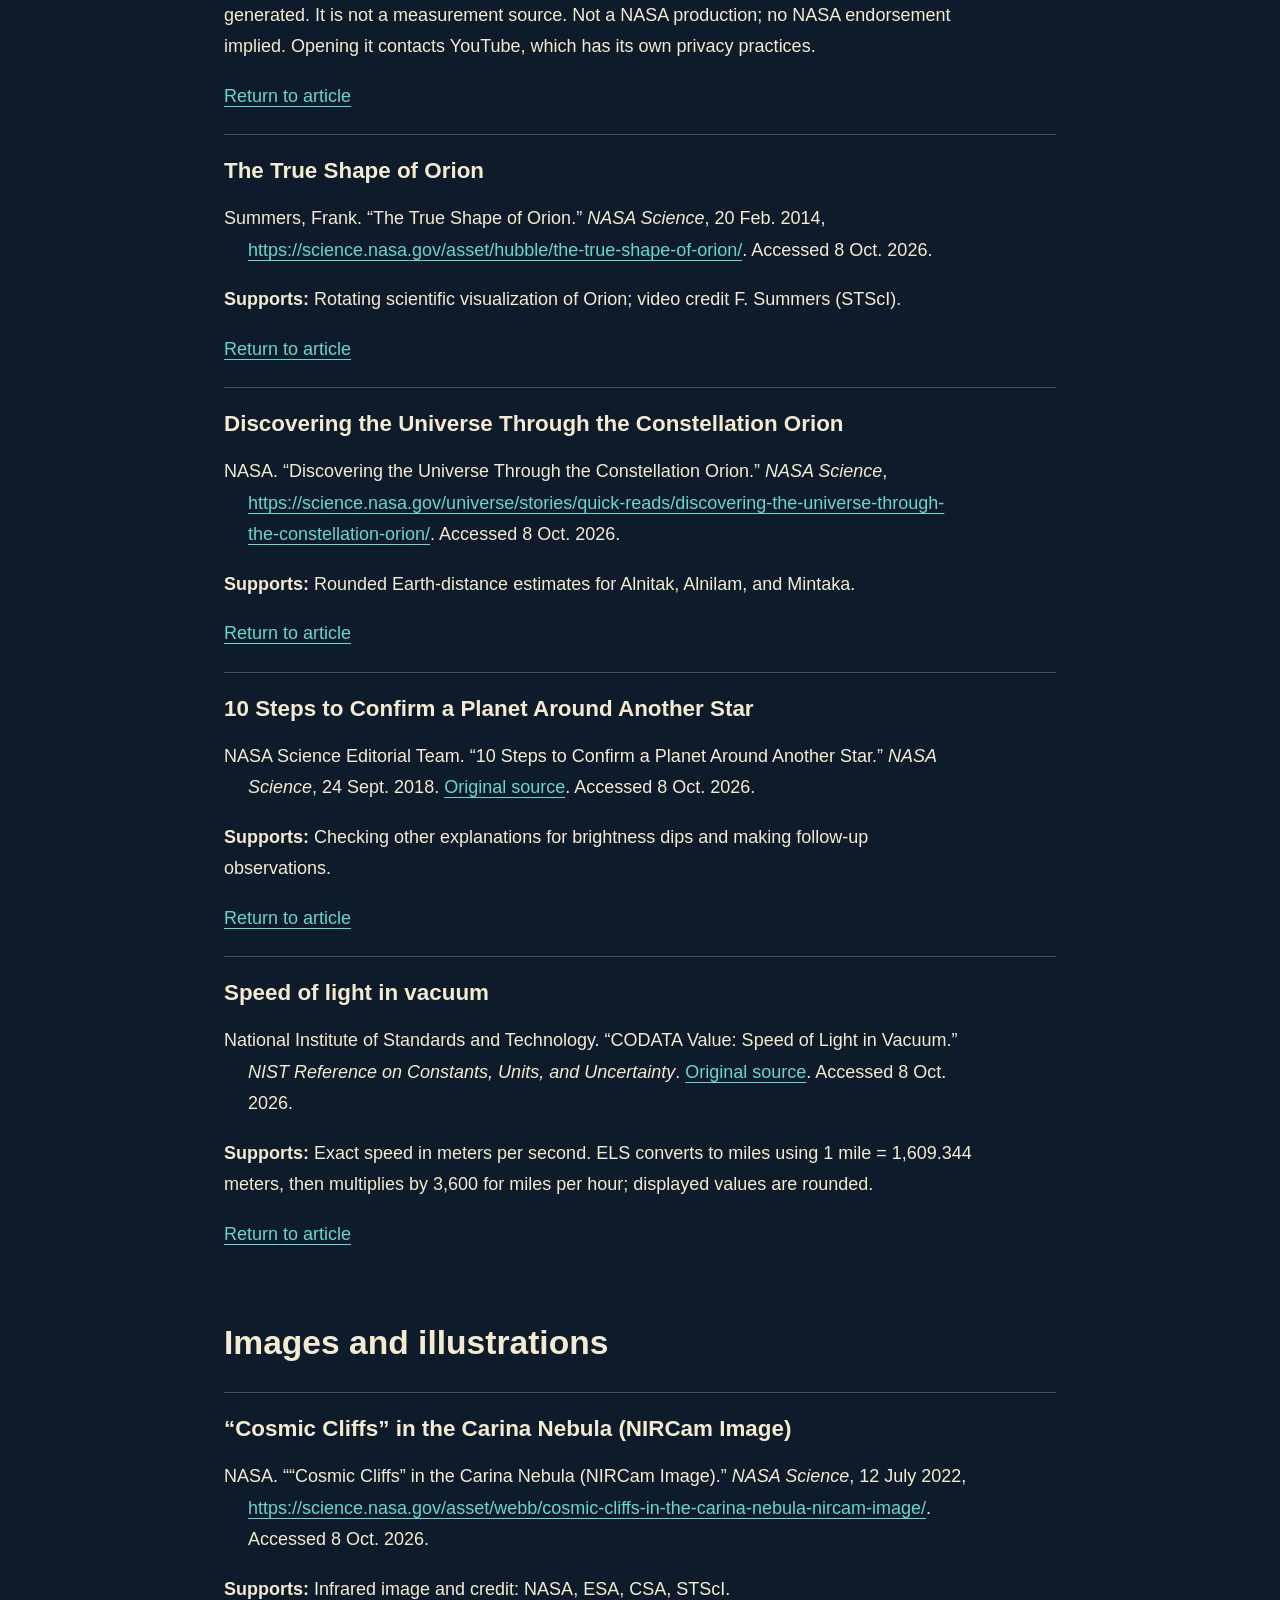
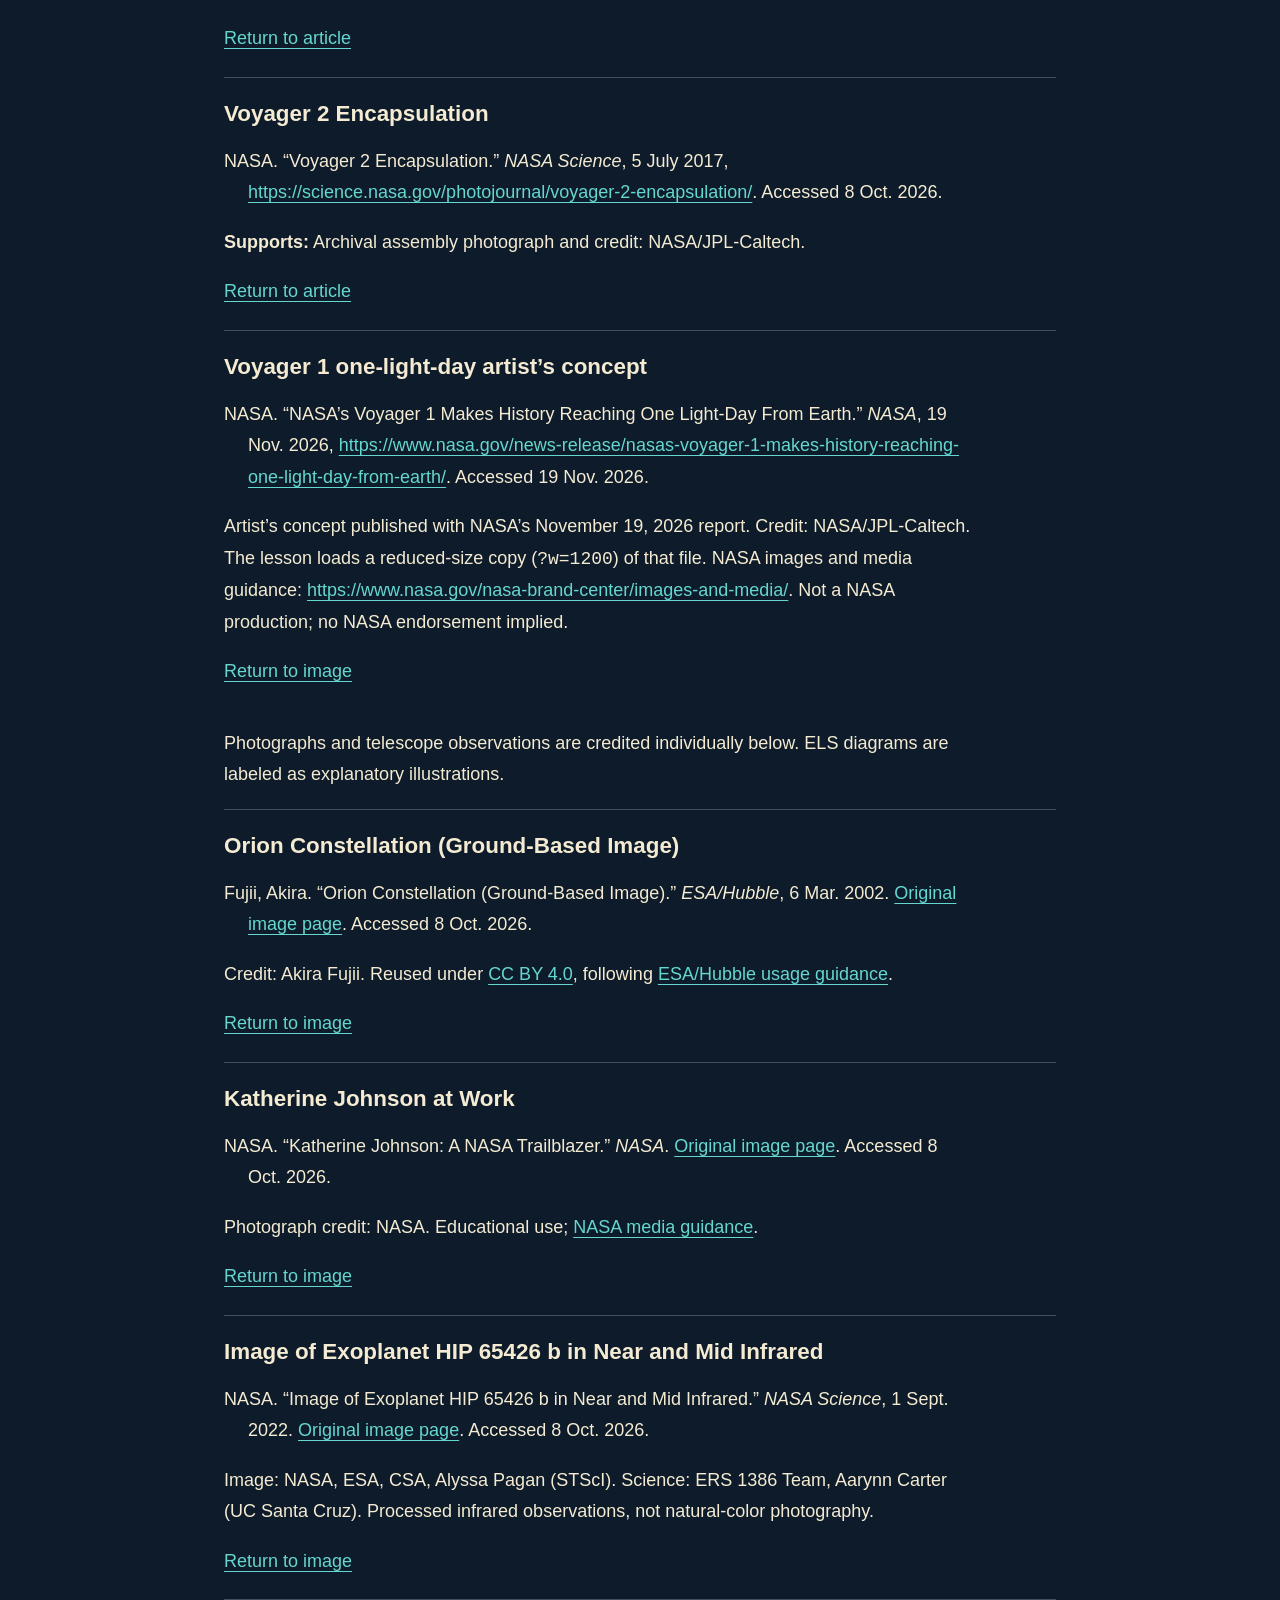
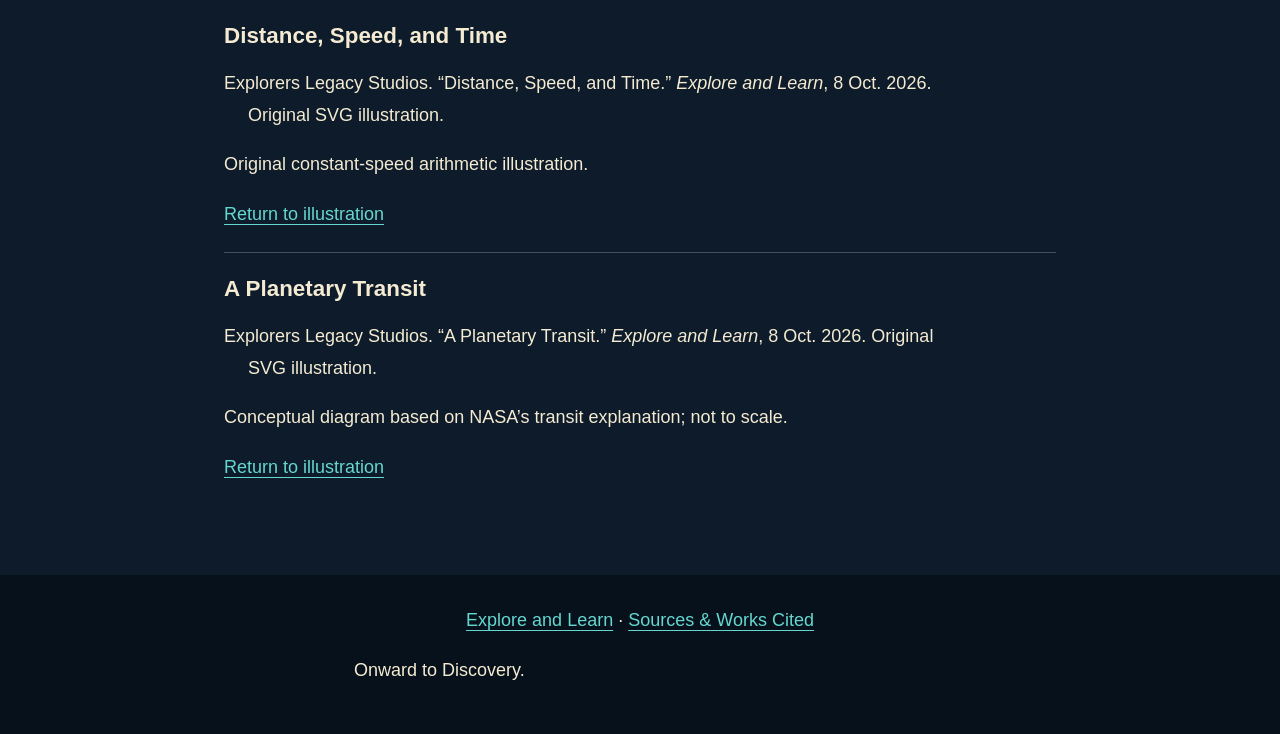
<file: sources.html>
<!doctype html><html lang="en"><head><meta charset="utf-8"><meta name="viewport" content="width=device-width,initial-scale=1"><title>Sources &amp; Works Cited | Explorers Legacy Studios™</title><link rel="stylesheet" href="assets/learn.css"></head><body><a class="skip-link" href="#main-content">Skip to content</a><header class="site-header">
<a class="brand" href="index.html" aria-label="Explorers Legacy Studios Home">
<span class="compass-mark"><img src="assets/images/explorer_compass_circle.png" alt="" width="54" height="54"></span>
<span class="brand-copy"><span class="brand-name">Explorers Legacy</span><span class="brand-subtitle">Studios</span></span>
</a>
<nav aria-label="Main navigation">
<a href="index.html#home">Home</a><a href="index.html#games">Games</a><a href="learn.html">Learn</a><a href="about.html">About</a><a href="index.html#contact">Contact</a>
</nav>
</header><main id="main-content" tabindex="-1"><p class="eyebrow">Explore and Learn</p><h1>Sources &amp; Works Cited</h1><p>Follow a Source link in an article to arrive directly at its reference. Each entry explains what it supports and links to the original material.</p><nav class="section-links" aria-label="Sources topics"><a href="#science-references">Science: Sulawesi flying frog</a><a href="#space-references">Space: From Looking Up to Reaching Beyond Earth</a><a href="#image-credits">Images and illustrations</a></nav><section id="science-references"><h2>Science references</h2><article class="reference" id="zootaxa-rhacophorus-kurniatiae"><h2>Montane endemism and cryptic diversity in Sulawesi: A new species of flying frog with derived breeding traits</h2><p class="citation">Trilaksono, W., Racho, A., Engilis, A., Hitch, A. T., &amp; Herlambang, A. E. N. “Montane endemism and cryptic diversity in Sulawesi: A new species of flying frog with derived breeding traits.” <cite>Zootaxa</cite>, 5900(4), 11 Nov. 2026, <a href="https://www.mapress.com/zt/article/view/zootaxa.5900.4.3">https://www.mapress.com/zt/article/view/zootaxa.5900.4.3</a>. Accessed 24 Nov. 2026.</p><p><strong>Supports:</strong> Peer-reviewed description of Rhacophorus kurniatiae, published 11 Nov. 2026. Jelly egg masses on plants that hang above or near water; the paper says this way of laying eggs had not been recorded before among Sulawesi’s flying frogs. Rhacophorus boeadii is the close relative, and the DNA difference is small. The suggestion that jelly may help with ponds that come and go with the seasons still needs testing. The frog is described from this one high lake.</p><p class="backlinks"><a href="learn.html#sulawesi-frog-eggs">Return to article</a></p></article><article class="reference" id="ucdavis-flying-frog-2026"><h2>New Asian Flying Frog Species Identified in Indonesia</h2><p class="citation">Dobbyn, Tiffany. “New Asian Flying Frog Species Identified in Indonesia.” <cite>UC Davis News</cite>, 17 Nov. 2026, <a href="https://www.ucdavis.edu/news/new-asian-flying-frog-species-identified-indonesia">https://www.ucdavis.edu/news/new-asian-flying-frog-species-identified-indonesia</a>. Accessed 24 Nov. 2026.</p><p><strong>Supports:</strong> News report published 17 Nov. 2026. A small bright green frog, thousands of them around Danau Coca-Cola in the Mekongga Mountains, more than 6,100 feet above sea level, and Alan Hitch’s words about that pond. Flying frogs glide on large webbed feet and do not flap. Expeditions from 2009 to 2013 measured 28 body features, DNA, calls, and pointed snouts. Jelly eggs compared with foam nests, a cryptic species, and the name for Hellen Kurniati. The area is being considered as a national park, which has not happened yet. More species from these expeditions are still being described.</p><p class="backlinks"><a href="learn.html#sulawesi-frog-named">Return to article</a></p></article></section><section id="space-references"><h2>Space references</h2><article class="reference" id="nasa-europa-clipper-earth-flyby"><h2>NASA’s Europa Clipper Zooming by Earth on Way to Jupiter’s Icy Moon</h2><p class="citation">NASA Science. “NASA’s Europa Clipper Zooming by Earth on Way to Jupiter’s Icy Moon.” <cite>NASA Science</cite>, 25 Nov. 2026, <a href="https://science.nasa.gov/blogs/europa-clipper/2026/11/25/nasas-europa-clipper-zooming-by-earth-on-way-to-jupiters-icy-moon/">https://science.nasa.gov/blogs/europa-clipper/2026/11/25/nasas-europa-clipper-zooming-by-earth-on-way-to-jupiters-icy-moon/</a>. Accessed 27 Nov. 2026.</p><p><strong>Supports:</strong> News report published 25 Nov. 2026. Europa Clipper is the largest spacecraft NASA has launched into deep space. It weighs about 12,800 pounds (6,000 kilograms) and is on a 1.8 billion-mile (2.9 billion-kilometer) trip to Jupiter. The Earth flyby is on Thursday, December 3, 2026, about 1,950 to 2,133 miles (3,140 to 3,450 kilometers) from Earth, with closest approach west of Africa at 3:14 p.m. EST. The December 3, 2026 Earth flyby is a gravity assist that bends the path, adds speed, and saves propellant. The March 2025 Mars flyby passed 550 miles (884 kilometers) above Mars and used gravity to pump the brakes, slowing the spacecraft and reshaping its orbit around the Sun. All nine science instruments will be on and collecting data, to compare with Earth data the team already has. A magnetometer measures magnetic fields and aims to help confirm an ocean under Europa’s ice. E-THEMIS sees heat in infrared light and will scan Earth every eight hours as the spacecraft gets closer. The spacecraft is scheduled to begin orbiting Jupiter in April 2030, then make many flybys of Europa. People near the path, mainly in southern Europe and Africa, may spot it with fairly large hobby telescopes. Whether that ocean has the ingredients for life is still unknown.</p><p class="backlinks"><a href="learn.html#europa-clipper-flyby">Return to article</a> · <a href="learn.html#europa-clipper-gravity">Return to the gravity-assist passage</a> · <a href="learn.html#europa-clipper-practice">Return to the practice-run passage</a></p></article><article class="reference" id="nasa-europa-clipper-mission"><h2>Europa Clipper</h2><p class="citation">NASA Science. “Europa Clipper.” <cite>NASA Science</cite>, <a href="https://science.nasa.gov/mission/europa-clipper/">https://science.nasa.gov/mission/europa-clipper/</a>. Accessed 27 Nov. 2026.</p><p><strong>Supports:</strong> Mission page, accessed 27 Nov. 2026. The trip is 1.8 billion miles (2.9 billion kilometers). Europa Clipper is scheduled to orbit Jupiter in April 2030 and then fly by Europa many times. The page describes an ocean that scientists think lies under Europa’s ice, and it points to the December 3, 2026 Earth flyby.</p><p class="backlinks"><a href="learn.html#europa-clipper-visit">Return to article</a> · <a href="learn.html#europa-clipper-jupiter">Return to the Jupiter passage</a></p></article><article class="reference" id="naoj-little-red-dots"><h2>Japanese Supercomputer Explains Webb’s Little Red Dots</h2><p class="citation">National Astronomical Observatory of Japan. Published 17 Sept. 2026. <a href="https://www.nao.ac.jp/en/news/science/2026/20260917-cfca.html">Original report</a>. Accessed 7 Nov. 2026.</p><p><strong>Supports:</strong> Webb observations and simulated rapid black-hole growth within dense gas; agreement between model and observations.</p><p>Research paper: <a href="https://doi.org/10.1038/s41586-026-10985-8">Overmassive black holes and little red dots naturally form in simulations</a>.</p><p class="backlinks"><a href="learn.html#webb-little-red-dots">Return to article</a></p></article><article class="reference" id="esa-hera-close-up"><h2>Hera’s first close-up view of Didymos asteroids</h2><p class="citation">European Space Agency. Published 5 Nov. 2026. <a href="https://www.esa.int/hu/articles/about-us/directorates/operations/space-safety/hera/hera-s-first-close-up-view-of-didymos-asteroids">Original report</a>. Accessed 7 Nov. 2026.</p><p><strong>Supports:</strong> Close-up distance, new hemisphere, visible terrain, shadowed Dimorphos and the unconfirmed ejecta hypothesis.</p><p class="backlinks"><a href="learn.html#hera-asteroid-investigation">Return to article</a></p></article><article class="reference" id="nasa-glow-oxygen"><h2>NASA’s Hubble Uncovers Case of Missing Oxygen in Nearby Dwarf Galaxies</h2><p class="citation">NASA Science, 2 Nov. 2026. <a href="https://science.nasa.gov/missions/hubble/nasas-hubble-uncovers-case-of-missing-oxygen-in-nearby-dwarf-galaxies/">NASA research summary</a> · <a href="https://doi.org/10.3847/1538-4357/ae93a6">Original study in The Astrophysical Journal</a>.</p><p><strong>Supports:</strong> GLOW sample, stellar histories, oxygen loss and uncertainty about its destination.</p><p class="backlinks"><a href="learn.html#missing-oxygen">Return to article</a></p></article><article class="reference" id="warwick-green-star"><h2>Green, pink and purple: astronomers reveal the surprising true colours of white dwarf stars</h2><p class="citation">University of Warwick. <a href="https://warwick.ac.uk/news/pressreleases/astronomers-reveal-true-colours-of-white-dwarf-stars/">University research report</a>. Accessed 15 Oct. 2026.</p><p><strong>Supports:</strong> WD J1330+6435, its modeled green appearance, atmospheric absorption, and the use of measured spectra with human color vision modeling.</p><p>Research paper: <cite>Any colour you like: The diverse chromaticities of white dwarfs</cite>, <cite>RAS Techniques and Instruments</cite>. <a href="https://doi.org/10.1093/rasti/rzag069">DOI: 10.1093/rasti/rzag069</a>.</p><p class="backlinks"><a href="learn.html#first-green-star">Return to article</a></p></article><article class="reference" id="nasa-voyager-boundary"><h2>Did You Know?</h2><p class="citation">NASA. “Did You Know?.” <cite>NASA Science</cite>, <a href="https://science.nasa.gov/mission/voyager/did-you-know/">https://science.nasa.gov/mission/voyager/did-you-know/</a>. Accessed 7 Oct. 2026.</p><p><strong>Supports:</strong> The distinction between the heliopause and the solar system’s outer reaches.</p><p class="backlinks"><a href="learn.html#voyager-p2">Return to article passage 1</a></p></article><article class="reference" id="nasa-voyager-interstellar"><h2>Interstellar Mission</h2><p class="citation">NASA. “Interstellar Mission.” <cite>NASA Science</cite>, <a href="https://science.nasa.gov/mission/voyager/interstellar-mission/">https://science.nasa.gov/mission/voyager/interstellar-mission/</a>. Accessed 7 Oct. 2026.</p><p><strong>Supports:</strong> Voyager crossings of the heliopause and the interstellar mission.</p><p class="backlinks"><a href="learn.html#voyager-p1">Return to article passage 1</a></p></article><article class="reference" id="nasa-katherine-johnson"><h2>Katherine G. Johnson</h2><p class="citation">NASA. “Katherine G. Johnson.” <cite>NASA</cite>, 25 May 2017, <a href="https://www.nasa.gov/people-of-nasa/katherine-g-johnson/">https://www.nasa.gov/people-of-nasa/katherine-g-johnson/</a>. Accessed 7 Oct. 2026.</p><p><strong>Supports:</strong> Johnson’s human-computer work, flight-test analysis, Mercury trajectories, Glenn’s calculation check, and Apollo rendezvous calculations.</p><p class="backlinks"><a href="learn.html#katherine-johnson-p1">Return to article passage 1</a> · <a href="learn.html#katherine-johnson-p2">Return to article passage 2</a> · <a href="learn.html#katherine-johnson-p4">Return to article passage 3</a></p></article><article class="reference" id="nasa-constellations"><h2>What Are Constellations?</h2><p class="citation">NASA. “What Are Constellations?.” <cite>NASA Space Place</cite>, 6 Dec. 2022, <a href="https://spaceplace.nasa.gov/constellations/en/">https://spaceplace.nasa.gov/constellations/en/</a>. Accessed 7 Oct. 2026.</p><p><strong>Supports:</strong> Star patterns, differing distances, cultural interpretations, and the changing view from Earth.</p><p class="backlinks"><a href="learn.html#sky-viewpoint-p1">Return to article passage 1</a> · <a href="learn.html#sky-viewpoint-p3">Return to article passage 2</a></p></article><article class="reference" id="nasa-light-year"><h2>What Is a Light-Year?</h2><p class="citation">NASA. “What Is a Light-Year?.” <cite>NASA Science</cite>, <a href="https://science.nasa.gov/exoplanets/what-is-a-light-year/">https://science.nasa.gov/exoplanets/what-is-a-light-year/</a>. Accessed 7 Oct. 2026.</p><p><strong>Supports:</strong> A light-year measures distance traveled by light over a year.</p><p class="backlinks"><a href="learn.html#distance-p1">Return to article passage 1</a></p></article><article class="reference" id="nasa-transit"><h2>What’s a Transit?</h2><p class="citation">NASA. “What’s a Transit?.” <cite>NASA Science</cite>, <a href="https://science.nasa.gov/exoplanets/whats-a-transit/">https://science.nasa.gov/exoplanets/whats-a-transit/</a>. Accessed 7 Oct. 2026.</p><p><strong>Supports:</strong> How a planet passing in front of its star changes measured brightness.</p><p class="backlinks"><a href="learn.html#finding-worlds-p1">Return to article passage 1</a> · <a href="learn.html#finding-worlds-p2">Return to article passage 2</a></p></article><article class="reference" id="nasa-webb-instruments"><h2>Webb’s Scientific Instruments</h2><p class="citation">NASA. “Webb’s Scientific Instruments.” <cite>NASA Science</cite>, <a href="https://science.nasa.gov/mission/webb/science-overview/science-explainers/webbs-scientific-instruments/">https://science.nasa.gov/mission/webb/science-overview/science-explainers/webbs-scientific-instruments/</a>. Accessed 8 Oct. 2026.</p><p><strong>Supports:</strong> Mirrors, detectors, cameras, spectrographs, filters, and coronagraphs.</p><a href="learn.html#telescope-light-p1">Return to article</a></article><article class="reference" id="nasa-voyager-spacecraft"><h2>Spacecraft</h2><p class="citation">NASA. “Spacecraft.” <cite>NASA Science</cite>, <a href="https://science.nasa.gov/mission/voyager/spacecraft/">https://science.nasa.gov/mission/voyager/spacecraft/</a>. Accessed 8 Oct. 2026.</p><p><strong>Supports:</strong> Voyager antenna pointing and the declining electrical-power budget.</p><a href="learn.html#voyager-design-p1">Return to article</a></article><article class="reference" id="nasa-webb-sound"><h2>NASA Webb’s First Full Color Images, Data Are Set to Sound</h2><p class="citation">NASA Webb Mission Team. “NASA Webb’s First Full Color Images, Data Are Set to Sound.” <cite>NASA Science</cite>, 31 Aug. 2022, <a href="https://science.nasa.gov/missions/webb/nasa-webbs-first-full-color-images-data-are-set-to-sound/">https://science.nasa.gov/missions/webb/nasa-webbs-first-full-color-images-data-are-set-to-sound/</a>. Accessed 8 Oct. 2026.</p><p><strong>Supports:</strong> Sonification rules, Cosmic Cliffs example, collaboration, and the distinction from recorded sound.</p><a href="learn.html#sonification-p1">Return to article</a></article><article class="reference" id="voyager-profile-source"><h2>spacecraft-profile</h2><p class="citation">NASA. “spacecraft-profile.” <cite>NASA Science</cite>, <a href="https://science.nasa.gov/image-detail/spacecraft-profile-3/">https://science.nasa.gov/image-detail/spacecraft-profile-3/</a>. Accessed 8 Oct. 2026.</p><p><strong>Supports:</strong> Full spacecraft view; image credit NASA/JPL-Caltech.</p><a href="learn.html#voyager-profile">Return to article</a></article><article class="reference" id="golden-record-overview"><h2>Golden Record Overview</h2><p class="citation">NASA. “Golden Record Overview.” <cite>NASA Science</cite>, <a href="https://science.nasa.gov/mission/voyager/voyager-golden-record-overview/">https://science.nasa.gov/mission/voyager/voyager-golden-record-overview/</a>. Accessed 8 Oct. 2026.</p><p><strong>Supports:</strong> The gold-plated copper record and its intended message.</p><a href="learn.html#golden-record-material">Return to article</a></article><article class="reference" id="golden-record-image"><h2>Voyager Golden Record</h2><p class="citation">NASA. “Voyager Golden Record.” <cite>NASA Science</cite>, 4 Dec. 2017, <a href="https://science.nasa.gov/resource/voyager-golden-record/">https://science.nasa.gov/resource/voyager-golden-record/</a>. Accessed 8 Oct. 2026.</p><p><strong>Supports:</strong> Record and protective cover image; credit NASA/JPL-Caltech.</p><a href="learn.html#golden-record-photo">Return to article</a></article><article class="reference" id="golden-record-cover-source"><h2>Golden Record Cover</h2><p class="citation">NASA. “Golden Record Cover.” <cite>NASA Science</cite>, <a href="https://science.nasa.gov/mission/voyager/golden-record-cover/">https://science.nasa.gov/mission/voyager/golden-record-cover/</a>. Accessed 8 Oct. 2026.</p><p><strong>Supports:</strong> Playback, picture reconstruction, pulsar map, and hydrogen reference diagrams.</p><a href="learn.html#golden-record-cover">Return to article</a></article><article class="reference" id="golden-record-inscription-source"><h2>Voyager Golden Record Inscription - 1977</h2><p class="citation">Cooper, Julie. “Voyager Golden Record Inscription - 1977.” <cite>NASA Jet Propulsion Laboratory</cite>, 29 Oct. 2015, <a href="https://www.jpl.nasa.gov/blog/2015/10/voyager-golden-record-inscription-1977">https://www.jpl.nasa.gov/blog/2015/10/voyager-golden-record-inscription-1977</a>. Accessed 8 Oct. 2026.</p><p><strong>Supports:</strong> Handwritten inscription and historical image.</p><a href="learn.html#golden-record-inscription">Return to article</a></article><article class="reference" id="voyager-light-day-source"><h2>Voyager 1: What Is a Light-Day</h2><p class="citation">NASA. “Voyager 1: What Is a Light-Day.” <cite>NASA Science</cite>, <a href="https://science.nasa.gov/mission/voyager/voyager-1/voyager-1-what-is-a-light-day/">https://science.nasa.gov/mission/voyager/voyager-1/voyager-1-what-is-a-light-day/</a>. Accessed 19 Nov. 2026.</p><p><strong>Supports:</strong> A light-day is the distance light travels in 24 hours: 16,094,799,096 miles (25,902,068,356 kilometers). Radio waves travel at the speed of light. Voyager 1 launched on Sept. 5, 1977. On 19 Nov. 2026 this page still described the Nov. 18 mark as upcoming and gave the clock time as 5:16:07 a.m. EST.</p><a href="learn.html#light-day-meaning">Return to article</a></article><article class="reference" id="nasa-voyager-where"><h2>Where are Voyager 1 and Voyager 2 Now?</h2><p class="citation">NASA. “Where are Voyager 1 and Voyager 2 Now?” <cite>NASA Science</cite>, <a href="https://science.nasa.gov/mission/voyager/where-are-voyager-1-and-voyager-2-now/">https://science.nasa.gov/mission/voyager/where-are-voyager-1-and-voyager-2-now/</a>. Accessed 19 Nov. 2026.</p><p><strong>Supports:</strong> The one-light-day distance of 16.094 billion miles (25.902 billion kilometers) and the clock time 2:16:07 a.m. PST on Wednesday, Nov. 18, 2026. On 19 Nov. 2026 this tracker still described that moment as upcoming. The Nov. 19 news release states that the milestone was reached.</p><a href="learn.html#voyager-light-day-reached">Return to article</a></article><article class="reference" id="nasa-voyager-light-day-release"><h2>NASA’s Voyager 1 Makes History Reaching One Light-Day From Earth</h2><p class="citation">Taveau, Jessica. “NASA’s Voyager 1 Makes History Reaching One Light-Day From Earth.” <cite>NASA</cite>, 19 Nov. 2026, <a href="https://www.nasa.gov/news-release/nasas-voyager-1-makes-history-reaching-one-light-day-from-earth/">https://www.nasa.gov/news-release/nasas-voyager-1-makes-history-reaching-one-light-day-from-earth/</a>. Accessed 19 Nov. 2026.</p><p><strong>Supports:</strong> Voyager 1 reached one light-day on Nov. 18, 2026, at 2:16 a.m. PST (5:16 a.m. EST). The distance is about 16.1 billion miles (25.9 billion kilometers). The team heard from the spacecraft about 24 hours later. Engineers confirmed the distance with a carrier signal and trajectory calculations after science and engineering data stopped on Nov. 14. Launch year 1977.</p><a href="learn.html#voyager-light-day-reached">Return to article</a> · <a href="learn.html#voyager-light-day">Return to the earlier Voyager passage</a></article><article class="reference" id="sciencenews-voyager-light-day"><h2>Voyager 1 reaches a historic milestone: one light-day from Earth</h2><p class="citation">Tadayon, Mandana. “Voyager 1 reaches a historic milestone: one light-day from Earth.” <cite>Science News</cite>, 18 Nov. 2026, <a href="https://www.sciencenews.org/article/voyager-1-light-day-earth-distance">https://www.sciencenews.org/article/voyager-1-light-day-earth-distance</a>. Accessed 19 Nov. 2026.</p><p><strong>Supports:</strong> An independent report that Voyager 1, launched in 1977, has reached one light-day from Earth and is the farthest human-made object. Science News is not a NASA source. The measurements in the lesson follow the NASA pages.</p><a href="learn.html#voyager-light-day-distance">Return to article</a></article><article class="reference" id="els-atlas-voyager-video"><h2>Voyager 1 Reaches One Light-Day from Earth | Atlas Explains</h2><p class="citation">Explorers Legacy Studios™. “Voyager 1 Reaches One Light-Day from Earth | Atlas Explains.” YouTube, <a href="https://www.youtube.com/watch?v=J-p2C38fU0Q">https://www.youtube.com/watch?v=J-p2C38fU0Q</a>. Accessed 19 Nov. 2026.</p><p><strong>Supports:</strong> An Explorers Legacy Studios™ explanation. The visuals, voice, and music are AI-generated. It is not a measurement source. Not a NASA production; no NASA endorsement implied. Opening it contacts YouTube, which has its own privacy practices.</p><a href="learn.html#voyager-light-day-video">Return to article</a></article><article class="reference" id="orion-rotation-source"><h2>The True Shape of Orion</h2><p class="citation">Summers, Frank. “The True Shape of Orion.” <cite>NASA Science</cite>, 20 Feb. 2014, <a href="https://science.nasa.gov/asset/hubble/the-true-shape-of-orion/">https://science.nasa.gov/asset/hubble/the-true-shape-of-orion/</a>. Accessed 8 Oct. 2026.</p><p><strong>Supports:</strong> Rotating scientific visualization of Orion; video credit F. Summers (STScI).</p><a href="learn.html#orion-depth">Return to article</a></article><article class="reference" id="orion-distances-source"><h2>Discovering the Universe Through the Constellation Orion</h2><p class="citation">NASA. “Discovering the Universe Through the Constellation Orion.” <cite>NASA Science</cite>, <a href="https://science.nasa.gov/universe/stories/quick-reads/discovering-the-universe-through-the-constellation-orion/">https://science.nasa.gov/universe/stories/quick-reads/discovering-the-universe-through-the-constellation-orion/</a>. Accessed 8 Oct. 2026.</p><p><strong>Supports:</strong> Rounded Earth-distance estimates for Alnitak, Alnilam, and Mintaka.</p><a href="learn.html#orion-distance-table-note">Return to article</a></article><article class="reference" id="nasa-transit-confirmation"><h2>10 Steps to Confirm a Planet Around Another Star</h2><p class="citation">NASA Science Editorial Team. “10 Steps to Confirm a Planet Around Another Star.” <cite>NASA Science</cite>, 24 Sept. 2018. <a href="https://science.nasa.gov/universe/exoplanets/10-steps-to-confirm-a-planet-around-another-star/">Original source</a>. Accessed 8 Oct. 2026.</p><p><strong>Supports:</strong> Checking other explanations for brightness dips and making follow-up observations.</p><a href="learn.html#transit-confirmation">Return to article</a></article><article class="reference" id="nist-light-speed"><h2>Speed of light in vacuum</h2><p class="citation">National Institute of Standards and Technology. “CODATA Value: Speed of Light in Vacuum.” <cite>NIST Reference on Constants, Units, and Uncertainty</cite>. <a href="https://physics.nist.gov/cuu/Constants/Value/c.html">Original source</a>. Accessed 8 Oct. 2026.</p><p><strong>Supports:</strong> Exact speed in meters per second. ELS converts to miles using 1 mile = 1,609.344 meters, then multiplies by 3,600 for miles per hour; displayed values are rounded.</p><a href="learn.html#light-speed">Return to article</a></article></section><section id="image-credits"><h2>Images and illustrations</h2><article class="reference" id="photo-cliffs"><h2>“Cosmic Cliffs” in the Carina Nebula (NIRCam Image)</h2><p class="citation">NASA. ““Cosmic Cliffs” in the Carina Nebula (NIRCam Image).” <cite>NASA Science</cite>, 12 July 2022, <a href="https://science.nasa.gov/asset/webb/cosmic-cliffs-in-the-carina-nebula-nircam-image/">https://science.nasa.gov/asset/webb/cosmic-cliffs-in-the-carina-nebula-nircam-image/</a>. Accessed 8 Oct. 2026.</p><p><strong>Supports:</strong> Infrared image and credit: NASA, ESA, CSA, STScI.</p><a href="learn.html#cliffs-photo">Return to article</a></article><article class="reference" id="photo-voyager"><h2>Voyager 2 Encapsulation</h2><p class="citation">NASA. “Voyager 2 Encapsulation.” <cite>NASA Science</cite>, 5 July 2017, <a href="https://science.nasa.gov/photojournal/voyager-2-encapsulation/">https://science.nasa.gov/photojournal/voyager-2-encapsulation/</a>. Accessed 8 Oct. 2026.</p><p><strong>Supports:</strong> Archival assembly photograph and credit: NASA/JPL-Caltech.</p><a href="learn.html#voyager-photo">Return to article</a></article><article class="reference" id="photo-voyager-light-day"><h2>Voyager 1 one-light-day artist’s concept</h2><p class="citation">NASA. “NASA’s Voyager 1 Makes History Reaching One Light-Day From Earth.” <cite>NASA</cite>, 19 Nov. 2026, <a href="https://www.nasa.gov/news-release/nasas-voyager-1-makes-history-reaching-one-light-day-from-earth/">https://www.nasa.gov/news-release/nasas-voyager-1-makes-history-reaching-one-light-day-from-earth/</a>. Accessed 19 Nov. 2026.</p><p>Artist’s concept published with NASA’s November 19, 2026 report. Credit: NASA/JPL-Caltech. The lesson loads a reduced-size copy (<code>?w=1200</code>) of that file. NASA images and media guidance: <a href="https://www.nasa.gov/nasa-brand-center/images-and-media/">https://www.nasa.gov/nasa-brand-center/images-and-media/</a>. Not a NASA production; no NASA endorsement implied.</p><a href="learn.html#voyager-light-day-art">Return to image</a></article><p>Photographs and telescope observations are credited individually below. ELS diagrams are labeled as explanatory illustrations.</p><article class="reference" id="photo-orion"><h2>Orion Constellation (Ground-Based Image)</h2><p class="citation">Fujii, Akira. “Orion Constellation (Ground-Based Image).” <cite>ESA/Hubble</cite>, 6 Mar. 2002. <a href="https://esahubble.org/images/opo0205b/">Original image page</a>. Accessed 8 Oct. 2026.</p><p>Credit: Akira Fujii. Reused under <a href="https://creativecommons.org/licenses/by/4.0/">CC BY 4.0</a>, following <a href="https://esahubble.org/copyright/">ESA/Hubble usage guidance</a>.</p><a href="learn.html#orion-photo">Return to image</a></article><article class="reference" id="photo-johnson"><h2>Katherine Johnson at Work</h2><p class="citation">NASA. “Katherine Johnson: A NASA Trailblazer.” <cite>NASA</cite>. <a href="https://www.nasa.gov/katherine-johnson/">Original image page</a>. Accessed 8 Oct. 2026.</p><p>Photograph credit: NASA. Educational use; <a href="https://www.nasa.gov/nasa-brand-center/images-and-media/">NASA media guidance</a>.</p><a href="learn.html#johnson-photo">Return to image</a></article><article class="reference" id="photo-webb"><h2>Image of Exoplanet HIP 65426 b in Near and Mid Infrared</h2><p class="citation">NASA. “Image of Exoplanet HIP 65426 b in Near and Mid Infrared.” <cite>NASA Science</cite>, 1 Sept. 2022. <a href="https://science.nasa.gov/asset/webb/image-of-exoplanet-hip-65426-b-in-near-and-mid-infrared/">Original image page</a>. Accessed 8 Oct. 2026.</p><p>Image: NASA, ESA, CSA, Alyssa Pagan (STScI). Science: ERS 1386 Team, Aarynn Carter (UC Santa Cruz). Processed infrared observations, not natural-color photography.</p><a href="learn.html#webb-photo">Return to image</a></article><article class="reference" id="els-journey-math"><h2>Distance, Speed, and Time</h2><p class="citation">Explorers Legacy Studios. “Distance, Speed, and Time.” <cite>Explore and Learn</cite>, 8 Oct. 2026. Original SVG illustration.</p><p>Original constant-speed arithmetic illustration.</p><a href="learn.html#distance">Return to illustration</a></article><article class="reference" id="els-transit"><h2>A Planetary Transit</h2><p class="citation">Explorers Legacy Studios. “A Planetary Transit.” <cite>Explore and Learn</cite>, 8 Oct. 2026. Original SVG illustration.</p><p>Conceptual diagram based on NASA’s transit explanation; not to scale.</p><a href="learn.html#finding-worlds">Return to illustration</a></article></section></main><footer><a href="learn.html">Explore and Learn</a> · <a href="sources.html">Sources &amp; Works Cited</a><p>Onward to Discovery.</p></footer><script>document.querySelector(".skip-link").addEventListener("click",function(e){var m=document.getElementById("main-content");if(!m)return;e.preventDefault();m.focus({preventScroll:true});m.scrollIntoView({block:"start",behavior:"instant"});});</script></body></html>
</file>
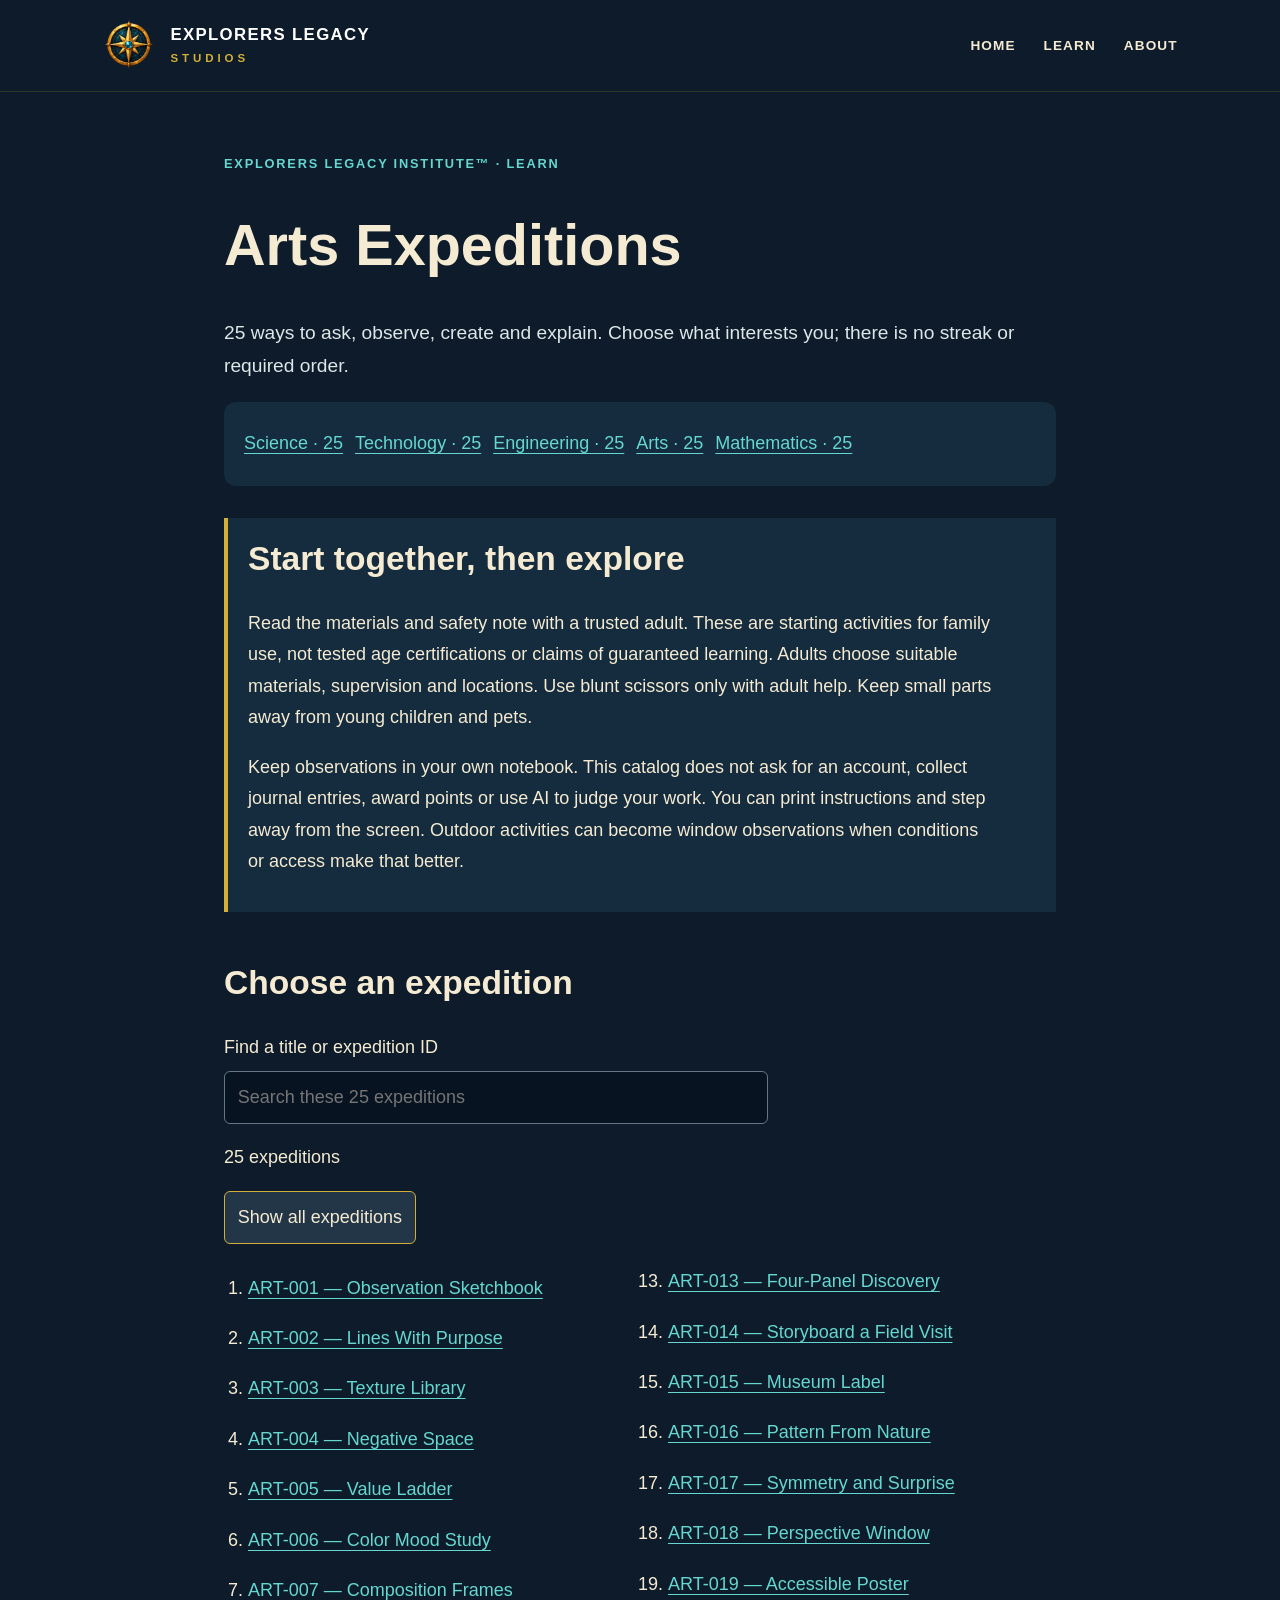
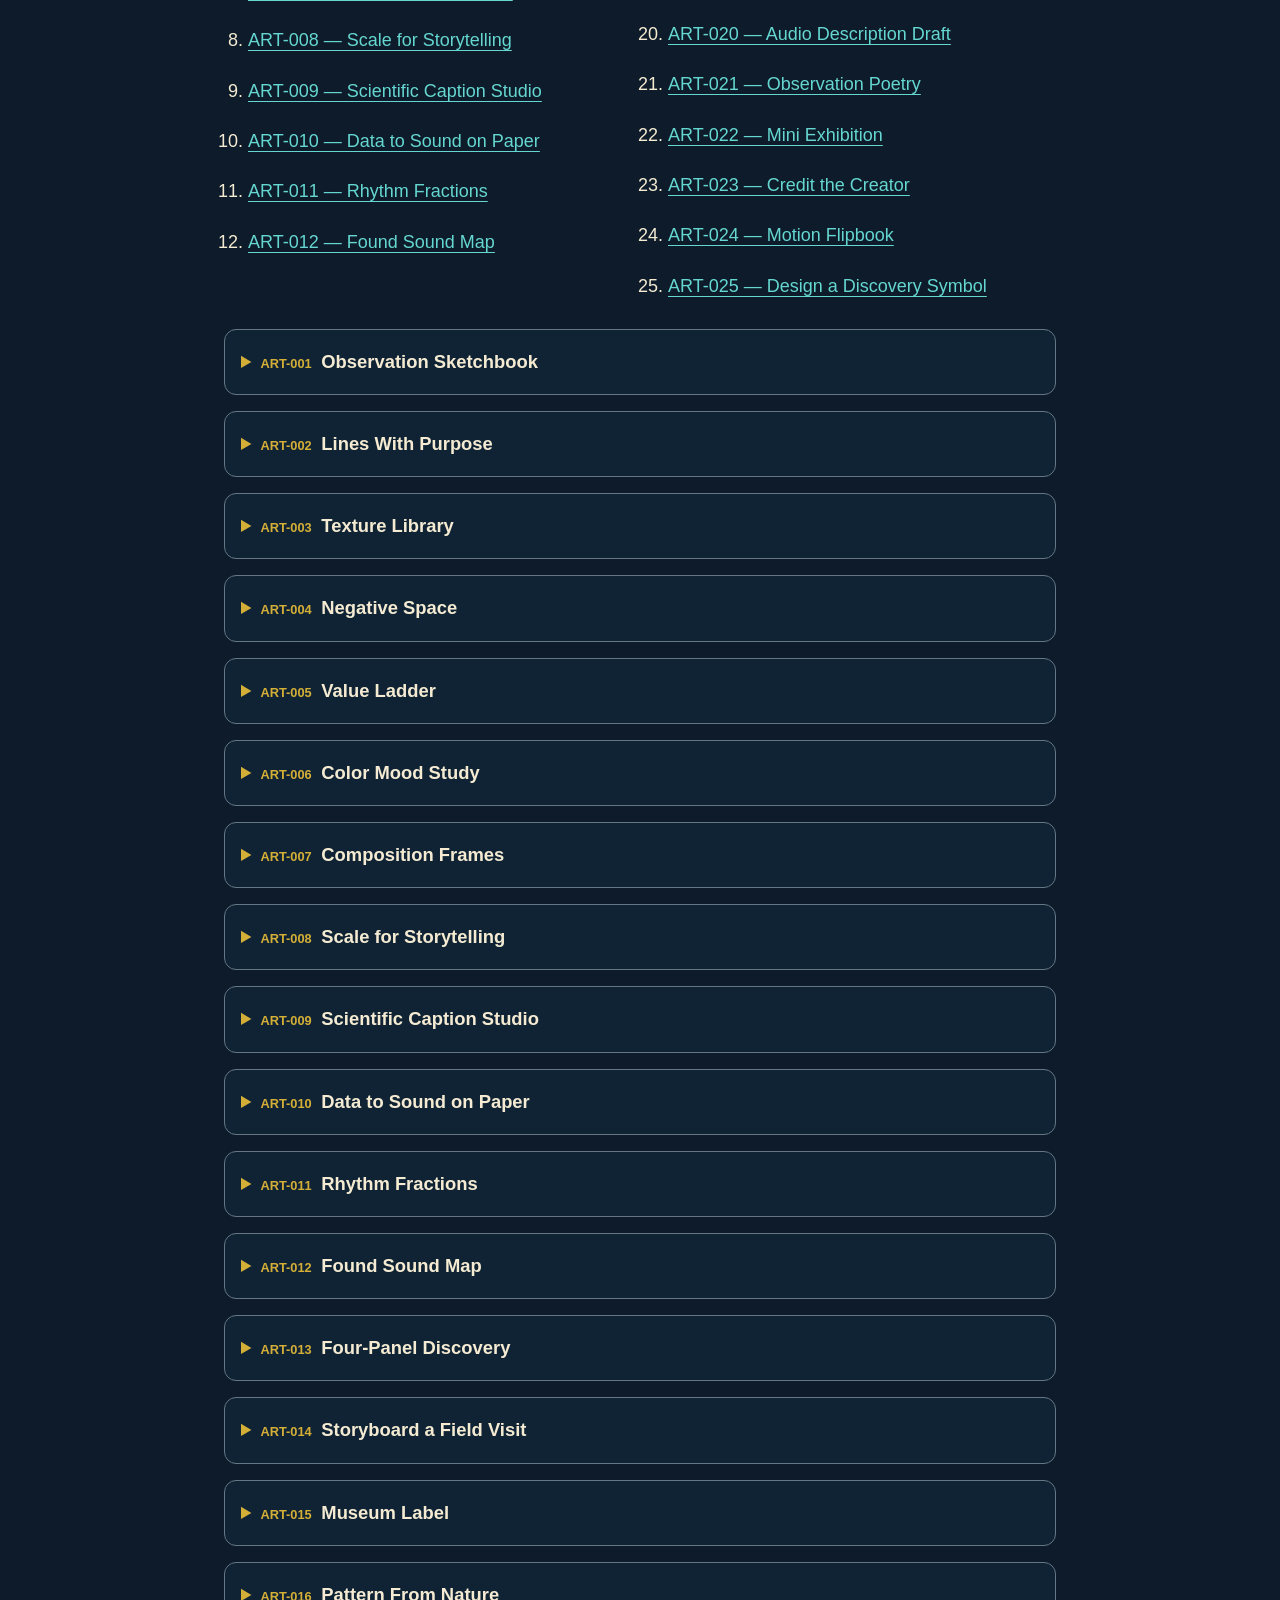
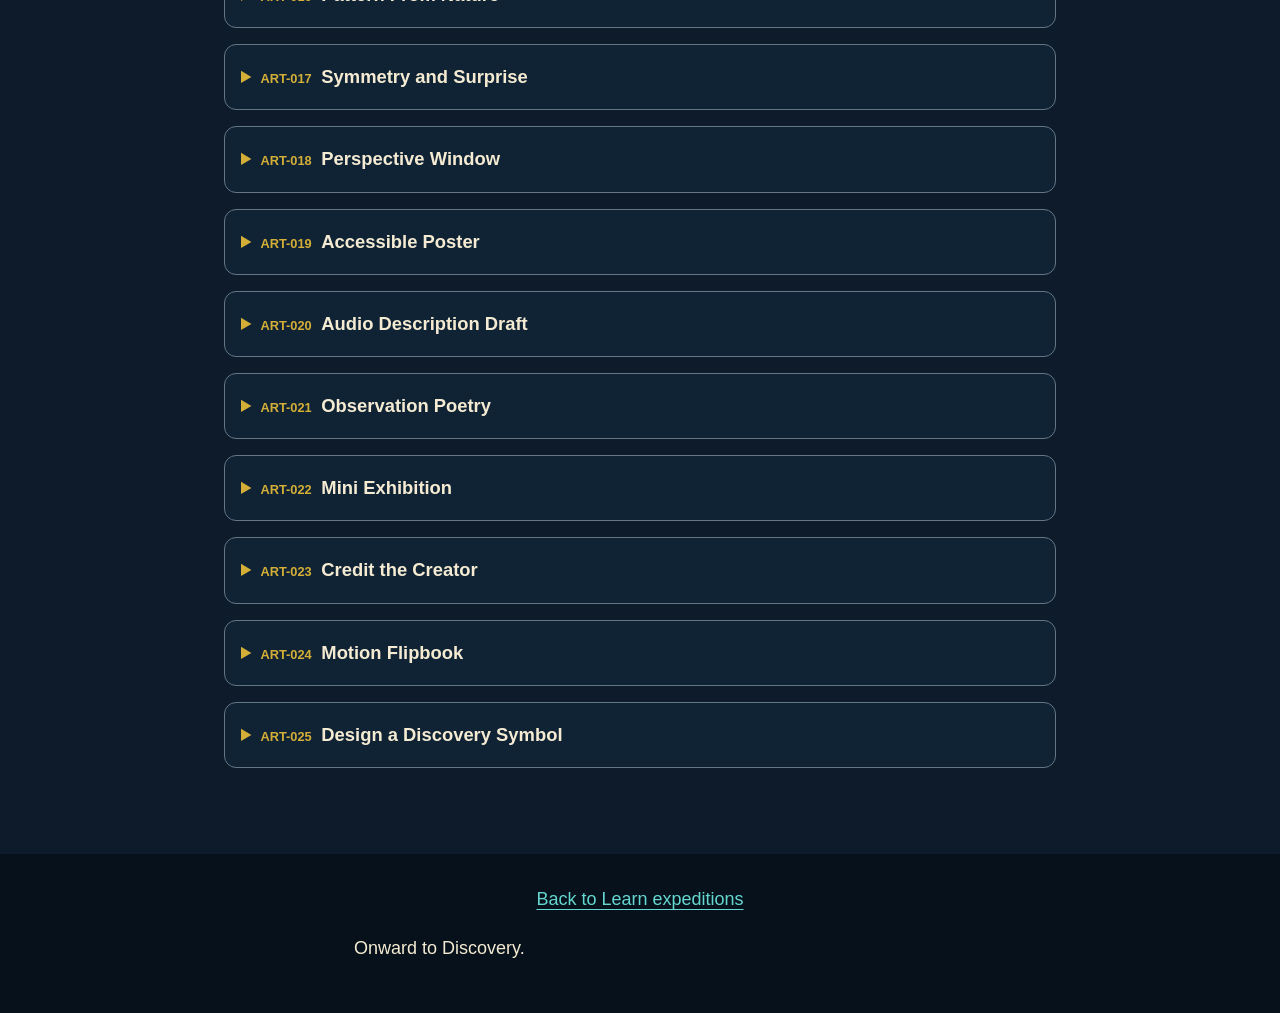
<file: expeditions/arts.html>
<!doctype html>
<html lang="en"><head><meta charset="utf-8"><meta name="viewport" content="width=device-width,initial-scale=1">
<title>Arts Expeditions | Explorers Legacy Studios™</title><link rel="stylesheet" href="../assets/learn.css"><link rel="stylesheet" href="../assets/expeditions.css">
</head><body><a class="skip-link" href="#main-content">Skip to content</a>
<header class="site-header"><a class="brand" href="../index.html" aria-label="Explorers Legacy Studios Home"><span class="compass-mark"><img src="../assets/images/explorer_compass_circle.png" alt="" width="54" height="54"></span><span class="brand-copy"><span class="brand-name">EXPLORERS LEGACY</span><span class="brand-subtitle">STUDIOS</span></span></a><nav aria-label="Main navigation"><a href="../index.html">Home</a><a href="../learn.html">Learn</a><a href="../about.html">About</a></nav></header>
<main id="main-content" tabindex="-1"><p class="eyebrow">Explorers Legacy Institute™ · Learn</p><h1>Arts Expeditions</h1><p class="lede">25 ways to ask, observe, create and explain. Choose what interests you; there is no streak or required order.</p>
<nav class="section-links" aria-label="STEAM expeditions"><a href="science.html">Science · 25</a><a href="technology.html">Technology · 25</a><a href="engineering.html">Engineering · 25</a><a href="arts.html" aria-current="page">Arts · 25</a><a href="mathematics.html">Mathematics · 25</a></nav>
<section class="family-note" aria-label="Family guide"><h2>Start together, then explore</h2><p>Read the materials and safety note with a trusted adult. These are starting activities for family use, not tested age certifications or claims of guaranteed learning. Adults choose suitable materials, supervision and locations. Use blunt scissors only with adult help. Keep small parts away from young children and pets.</p><p>Keep observations in your own notebook. This catalog does not ask for an account, collect journal entries, award points or use AI to judge your work. You can print instructions and step away from the screen. Outdoor activities can become window observations when conditions or access make that better.</p></section>
<section id="catalog-top"><h2>Choose an expedition</h2><div class="expedition-search" hidden><label for="expedition-search">Find a title or expedition ID</label><input id="expedition-search" type="search" placeholder="Search these 25 expeditions"><p id="expedition-count" role="status">25 expeditions</p><button type="button" id="clear-search">Show all expeditions</button></div><ol class="expedition-index"><li><a href="#ART-001">ART-001 — Observation Sketchbook</a></li><li><a href="#ART-002">ART-002 — Lines With Purpose</a></li><li><a href="#ART-003">ART-003 — Texture Library</a></li><li><a href="#ART-004">ART-004 — Negative Space</a></li><li><a href="#ART-005">ART-005 — Value Ladder</a></li><li><a href="#ART-006">ART-006 — Color Mood Study</a></li><li><a href="#ART-007">ART-007 — Composition Frames</a></li><li><a href="#ART-008">ART-008 — Scale for Storytelling</a></li><li><a href="#ART-009">ART-009 — Scientific Caption Studio</a></li><li><a href="#ART-010">ART-010 — Data to Sound on Paper</a></li><li><a href="#ART-011">ART-011 — Rhythm Fractions</a></li><li><a href="#ART-012">ART-012 — Found Sound Map</a></li><li><a href="#ART-013">ART-013 — Four-Panel Discovery</a></li><li><a href="#ART-014">ART-014 — Storyboard a Field Visit</a></li><li><a href="#ART-015">ART-015 — Museum Label</a></li><li><a href="#ART-016">ART-016 — Pattern From Nature</a></li><li><a href="#ART-017">ART-017 — Symmetry and Surprise</a></li><li><a href="#ART-018">ART-018 — Perspective Window</a></li><li><a href="#ART-019">ART-019 — Accessible Poster</a></li><li><a href="#ART-020">ART-020 — Audio Description Draft</a></li><li><a href="#ART-021">ART-021 — Observation Poetry</a></li><li><a href="#ART-022">ART-022 — Mini Exhibition</a></li><li><a href="#ART-023">ART-023 — Credit the Creator</a></li><li><a href="#ART-024">ART-024 — Motion Flipbook</a></li><li><a href="#ART-025">ART-025 — Design a Discovery Symbol</a></li></ol></section>
<section aria-label="Expedition instructions"><details class="expedition" id="ART-001" data-title="observation sketchbook">
<summary><span class="expedition-id">ART-001</span><span class="expedition-title">Observation Sketchbook</span></summary>
<div class="expedition-body"><p class="expedition-meta">Family activity; adapt together · About 20–40 minutes; pause whenever useful</p>
<h2>Begin with a question</h2><p class="lede">What changes when we draw from observation instead of memory?</p>
<h3>Gather</h3><p>Paper, pencil, ordinary household object.</p>
<p class="safety"><strong>Before you begin:</strong> Choose a safe object and work in comfortable lighting.</p>
<h3>Predict, explore, revise</h3><ol><li>Draw the object from memory for two minutes.</li><li>Place it in view and make a second drawing with labels for details.</li><li>Compare what you noticed rather than judging which drawing is prettier.</li></ol>
<h3>Keep your evidence</h3><p>Two drawings and three newly noticed details.</p>
<h3>Make sense of it</h3><p>Drawing can make attention visible; observation and interpretation both influence an image.</p>
<h3>Keep wondering</h3><p>Which detail would you investigate more closely?</p>
<p><strong>Share your reasoning:</strong> Explain what you observed, what you think it means, and one thing this activity cannot establish. A surprising result or an honest “I don’t know yet” is useful evidence.</p>
<p class="adaptation"><strong>Make it work for you:</strong> Sketch, dictate to a trusted adult, or describe your evidence instead of writing. A partner can handle materials or measurements. If a step is inaccessible, discuss its prediction and clearly label it untested.</p>
<h3>Explore a reference</h3><p><a href="https://www.nga.gov/educational-resources">National Gallery of Art: Educational Resources</a> — Further exploration of looking, making and interpreting art.</p><p class="reference-note">Original ELS activity. This reference offers background or further learning; it does not certify this activity or establish its learning effectiveness. External sites have their own privacy practices; an adult can open the reference or select a printed alternative.</p>
<div class="journal"><h3>Explorer’s paper journal</h3><p>Prediction: ________________________________________</p><p>Observation / measurement: __________________________</p><p>My explanation and its limits: ________________________</p><p>What I would try next: _______________________________</p></div>
<div class="expedition-actions"><a href="#ART-001">Link to ART-001</a><button type="button" class="print-expedition" data-expedition="ART-001" hidden>Print this expedition</button><a href="#catalog-top">Back to expedition list</a></div>
</div></details><details class="expedition" id="ART-002" data-title="lines with purpose">
<summary><span class="expedition-id">ART-002</span><span class="expedition-title">Lines With Purpose</span></summary>
<div class="expedition-body"><p class="expedition-meta">Family activity; adapt together · About 20–40 minutes; pause whenever useful</p>
<h2>Begin with a question</h2><p class="lede">How can line choices suggest movement?</p>
<h3>Gather</h3><p>Paper, pencil.</p>
<p class="safety"><strong>Before you begin:</strong> Partner feedback is optional; accept different interpretations.</p>
<h3>Predict, explore, revise</h3><ol><li>Draw the same imagined breeze using straight, curved and broken lines.</li><li>Ask a partner what motion each suggests.</li><li>Revise one drawing to communicate a specific direction.</li></ol>
<h3>Keep your evidence</h3><p>Three line studies and feedback.</p>
<h3>Make sense of it</h3><p>Lines can communicate movement, but viewers may interpret the same marks differently.</p>
<h3>Keep wondering</h3><p>How could a label help without replacing the image?</p>
<p><strong>Share your reasoning:</strong> Explain what you observed, what you think it means, and one thing this activity cannot establish. A surprising result or an honest “I don’t know yet” is useful evidence.</p>
<p class="adaptation"><strong>Make it work for you:</strong> Sketch, dictate to a trusted adult, or describe your evidence instead of writing. A partner can handle materials or measurements. If a step is inaccessible, discuss its prediction and clearly label it untested.</p>
<h3>Explore a reference</h3><p><a href="https://www.nga.gov/educational-resources">National Gallery of Art: Educational Resources</a> — Further exploration of looking, making and interpreting art.</p><p class="reference-note">Original ELS activity. This reference offers background or further learning; it does not certify this activity or establish its learning effectiveness. External sites have their own privacy practices; an adult can open the reference or select a printed alternative.</p>
<div class="journal"><h3>Explorer’s paper journal</h3><p>Prediction: ________________________________________</p><p>Observation / measurement: __________________________</p><p>My explanation and its limits: ________________________</p><p>What I would try next: _______________________________</p></div>
<div class="expedition-actions"><a href="#ART-002">Link to ART-002</a><button type="button" class="print-expedition" data-expedition="ART-002" hidden>Print this expedition</button><a href="#catalog-top">Back to expedition list</a></div>
</div></details><details class="expedition" id="ART-003" data-title="texture library">
<summary><span class="expedition-id">ART-003</span><span class="expedition-title">Texture Library</span></summary>
<div class="expedition-body"><p class="expedition-meta">Family activity; adapt together · About 20–40 minutes; pause whenever useful</p>
<h2>Begin with a question</h2><p class="lede">Can marks communicate how a surface looks or feels?</p>
<h3>Gather</h3><p>Paper, pencil, safe household surfaces.</p>
<p class="safety"><strong>Before you begin:</strong> No rubbing monuments, living plants or fragile surfaces; avoid unknown materials.</p>
<h3>Predict, explore, revise</h3><ol><li>Observe three textures without rubbing fragile objects.</li><li>Invent pencil marks for each texture.</li><li>Ask a partner to match drawings to surfaces and explain their choices.</li></ol>
<h3>Keep your evidence</h3><p>Three texture studies and matching notes.</p>
<h3>Make sense of it</h3><p>Artists can suggest texture through marks without using the original material.</p>
<h3>Keep wondering</h3><p>Could you represent the same texture at two scales?</p>
<p><strong>Share your reasoning:</strong> Explain what you observed, what you think it means, and one thing this activity cannot establish. A surprising result or an honest “I don’t know yet” is useful evidence.</p>
<p class="adaptation"><strong>Make it work for you:</strong> Sketch, dictate to a trusted adult, or describe your evidence instead of writing. A partner can handle materials or measurements. If a step is inaccessible, discuss its prediction and clearly label it untested.</p>
<h3>Explore a reference</h3><p><a href="https://www.nga.gov/educational-resources">National Gallery of Art: Educational Resources</a> — Further exploration of looking, making and interpreting art.</p><p class="reference-note">Original ELS activity. This reference offers background or further learning; it does not certify this activity or establish its learning effectiveness. External sites have their own privacy practices; an adult can open the reference or select a printed alternative.</p>
<div class="journal"><h3>Explorer’s paper journal</h3><p>Prediction: ________________________________________</p><p>Observation / measurement: __________________________</p><p>My explanation and its limits: ________________________</p><p>What I would try next: _______________________________</p></div>
<div class="expedition-actions"><a href="#ART-003">Link to ART-003</a><button type="button" class="print-expedition" data-expedition="ART-003" hidden>Print this expedition</button><a href="#catalog-top">Back to expedition list</a></div>
</div></details><details class="expedition" id="ART-004" data-title="negative space">
<summary><span class="expedition-id">ART-004</span><span class="expedition-title">Negative Space</span></summary>
<div class="expedition-body"><p class="expedition-meta">Family activity; adapt together · About 20–40 minutes; pause whenever useful</p>
<h2>Begin with a question</h2><p class="lede">Can drawing the space around an object reveal its shape?</p>
<h3>Gather</h3><p>Paper, pencil, chair or large household object.</p>
<p class="safety"><strong>Before you begin:</strong> Observe from a stable seated position; no climbing to find a view.</p>
<h3>Predict, explore, revise</h3><ol><li>Sketch the empty spaces around and within the object.</li><li>Add the object&#x27;s outer boundary afterward.</li><li>Compare with a direct outline sketch.</li></ol>
<h3>Keep your evidence</h3><p>Two approaches and a note about what became easier.</p>
<h3>Make sense of it</h3><p>Negative space is the area around or between forms; attending to it offers another way to observe proportions.</p>
<h3>Keep wondering</h3><p>Which object would have especially interesting gaps?</p>
<p><strong>Share your reasoning:</strong> Explain what you observed, what you think it means, and one thing this activity cannot establish. A surprising result or an honest “I don’t know yet” is useful evidence.</p>
<p class="adaptation"><strong>Make it work for you:</strong> Sketch, dictate to a trusted adult, or describe your evidence instead of writing. A partner can handle materials or measurements. If a step is inaccessible, discuss its prediction and clearly label it untested.</p>
<h3>Explore a reference</h3><p><a href="https://www.nga.gov/educational-resources">National Gallery of Art: Educational Resources</a> — Further exploration of looking, making and interpreting art.</p><p class="reference-note">Original ELS activity. This reference offers background or further learning; it does not certify this activity or establish its learning effectiveness. External sites have their own privacy practices; an adult can open the reference or select a printed alternative.</p>
<div class="journal"><h3>Explorer’s paper journal</h3><p>Prediction: ________________________________________</p><p>Observation / measurement: __________________________</p><p>My explanation and its limits: ________________________</p><p>What I would try next: _______________________________</p></div>
<div class="expedition-actions"><a href="#ART-004">Link to ART-004</a><button type="button" class="print-expedition" data-expedition="ART-004" hidden>Print this expedition</button><a href="#catalog-top">Back to expedition list</a></div>
</div></details><details class="expedition" id="ART-005" data-title="value ladder">
<summary><span class="expedition-id">ART-005</span><span class="expedition-title">Value Ladder</span></summary>
<div class="expedition-body"><p class="expedition-meta">Family activity; adapt together · About 20–40 minutes; pause whenever useful</p>
<h2>Begin with a question</h2><p class="lede">How can light and dark suggest form without color?</p>
<h3>Gather</h3><p>Paper, pencil, plain cup.</p>
<p class="safety"><strong>Before you begin:</strong> Use normal room lighting; never stare at bright sources.</p>
<h3>Predict, explore, revise</h3><ol><li>Make five patches from light to dark using pencil pressure or hatching.</li><li>Sketch the cup and use the patches to suggest light and shadow.</li><li>Label the direction of the room light.</li></ol>
<h3>Keep your evidence</h3><p>A value scale and shaded sketch.</p>
<h3>Make sense of it</h3><p>Value describes lightness and darkness; shading is a representation of observed illumination.</p>
<h3>Keep wondering</h3><p>How would the sketch change if the light moved?</p>
<p><strong>Share your reasoning:</strong> Explain what you observed, what you think it means, and one thing this activity cannot establish. A surprising result or an honest “I don’t know yet” is useful evidence.</p>
<p class="adaptation"><strong>Make it work for you:</strong> Sketch, dictate to a trusted adult, or describe your evidence instead of writing. A partner can handle materials or measurements. If a step is inaccessible, discuss its prediction and clearly label it untested.</p>
<h3>Explore a reference</h3><p><a href="https://www.nga.gov/educational-resources">National Gallery of Art: Educational Resources</a> — Further exploration of looking, making and interpreting art.</p><p class="reference-note">Original ELS activity. This reference offers background or further learning; it does not certify this activity or establish its learning effectiveness. External sites have their own privacy practices; an adult can open the reference or select a printed alternative.</p>
<div class="journal"><h3>Explorer’s paper journal</h3><p>Prediction: ________________________________________</p><p>Observation / measurement: __________________________</p><p>My explanation and its limits: ________________________</p><p>What I would try next: _______________________________</p></div>
<div class="expedition-actions"><a href="#ART-005">Link to ART-005</a><button type="button" class="print-expedition" data-expedition="ART-005" hidden>Print this expedition</button><a href="#catalog-top">Back to expedition list</a></div>
</div></details><details class="expedition" id="ART-006" data-title="color mood study">
<summary><span class="expedition-id">ART-006</span><span class="expedition-title">Color Mood Study</span></summary>
<div class="expedition-body"><p class="expedition-meta">Family activity; adapt together · About 20–40 minutes; pause whenever useful</p>
<h2>Begin with a question</h2><p class="lede">How do color choices change a viewer&#x27;s impression?</p>
<h3>Gather</h3><p>Paper, colored pencils.</p>
<p class="safety"><strong>Before you begin:</strong> Do not label one emotional response as correct.</p>
<h3>Predict, explore, revise</h3><ol><li>Draw the same simple landscape twice.</li><li>Use different color groups while keeping shapes alike.</li><li>Invite a partner to describe each and note where their response differs from yours.</li></ol>
<h3>Keep your evidence</h3><p>Two studies and a comparison of interpretations.</p>
<h3>Make sense of it</h3><p>Color associations can vary by person and context; an intended mood is not a universal rule.</p>
<h3>Keep wondering</h3><p>Could a title change how viewers read the colors?</p>
<p><strong>Share your reasoning:</strong> Explain what you observed, what you think it means, and one thing this activity cannot establish. A surprising result or an honest “I don’t know yet” is useful evidence.</p>
<p class="adaptation"><strong>Make it work for you:</strong> Sketch, dictate to a trusted adult, or describe your evidence instead of writing. A partner can handle materials or measurements. If a step is inaccessible, discuss its prediction and clearly label it untested.</p>
<h3>Explore a reference</h3><p><a href="https://www.nga.gov/educational-resources">National Gallery of Art: Educational Resources</a> — Further exploration of looking, making and interpreting art.</p><p class="reference-note">Original ELS activity. This reference offers background or further learning; it does not certify this activity or establish its learning effectiveness. External sites have their own privacy practices; an adult can open the reference or select a printed alternative.</p>
<div class="journal"><h3>Explorer’s paper journal</h3><p>Prediction: ________________________________________</p><p>Observation / measurement: __________________________</p><p>My explanation and its limits: ________________________</p><p>What I would try next: _______________________________</p></div>
<div class="expedition-actions"><a href="#ART-006">Link to ART-006</a><button type="button" class="print-expedition" data-expedition="ART-006" hidden>Print this expedition</button><a href="#catalog-top">Back to expedition list</a></div>
</div></details><details class="expedition" id="ART-007" data-title="composition frames">
<summary><span class="expedition-id">ART-007</span><span class="expedition-title">Composition Frames</span></summary>
<div class="expedition-body"><p class="expedition-meta">Family activity; adapt together · About 20–40 minutes; pause whenever useful</p>
<h2>Begin with a question</h2><p class="lede">How does cropping change a story?</p>
<h3>Gather</h3><p>Paper, pencil, two paper frame corners.</p>
<p class="safety"><strong>Before you begin:</strong> Do not photograph people or private documents without permission.</p>
<h3>Predict, explore, revise</h3><ol><li>Sketch a safe room scene.</li><li>Use paper corners to frame two different parts of the drawing.</li><li>Explain what each frame emphasizes or leaves out.</li></ol>
<h3>Keep your evidence</h3><p>Two crops and a written explanation.</p>
<h3>Make sense of it</h3><p>Composition directs attention through choices about inclusion, placement and emphasis.</p>
<h3>Keep wondering</h3><p>What important context disappears in the tightest crop?</p>
<p><strong>Share your reasoning:</strong> Explain what you observed, what you think it means, and one thing this activity cannot establish. A surprising result or an honest “I don’t know yet” is useful evidence.</p>
<p class="adaptation"><strong>Make it work for you:</strong> Sketch, dictate to a trusted adult, or describe your evidence instead of writing. A partner can handle materials or measurements. If a step is inaccessible, discuss its prediction and clearly label it untested.</p>
<h3>Explore a reference</h3><p><a href="https://www.nga.gov/educational-resources">National Gallery of Art: Educational Resources</a> — Further exploration of looking, making and interpreting art.</p><p class="reference-note">Original ELS activity. This reference offers background or further learning; it does not certify this activity or establish its learning effectiveness. External sites have their own privacy practices; an adult can open the reference or select a printed alternative.</p>
<div class="journal"><h3>Explorer’s paper journal</h3><p>Prediction: ________________________________________</p><p>Observation / measurement: __________________________</p><p>My explanation and its limits: ________________________</p><p>What I would try next: _______________________________</p></div>
<div class="expedition-actions"><a href="#ART-007">Link to ART-007</a><button type="button" class="print-expedition" data-expedition="ART-007" hidden>Print this expedition</button><a href="#catalog-top">Back to expedition list</a></div>
</div></details><details class="expedition" id="ART-008" data-title="scale for storytelling">
<summary><span class="expedition-id">ART-008</span><span class="expedition-title">Scale for Storytelling</span></summary>
<div class="expedition-body"><p class="expedition-meta">Family activity; adapt together · About 20–40 minutes; pause whenever useful</p>
<h2>Begin with a question</h2><p class="lede">How can size in an image communicate importance?</p>
<h3>Gather</h3><p>Paper, pencil.</p>
<p class="safety"><strong>Before you begin:</strong> Distinguish invention from measurement in captions.</p>
<h3>Predict, explore, revise</h3><ol><li>Draw a garden scene with ordinary relative sizes.</li><li>Make a second version exaggerating one feature.</li><li>Label the second as imaginative and explain the storytelling effect.</li></ol>
<h3>Keep your evidence</h3><p>Observed-proportion and imaginative versions.</p>
<h3>Make sense of it</h3><p>Artistic scale can serve expression; scientific illustrations need clear labels when scale is altered.</p>
<h3>Keep wondering</h3><p>When would exaggerated scale mislead a learner?</p>
<p><strong>Share your reasoning:</strong> Explain what you observed, what you think it means, and one thing this activity cannot establish. A surprising result or an honest “I don’t know yet” is useful evidence.</p>
<p class="adaptation"><strong>Make it work for you:</strong> Sketch, dictate to a trusted adult, or describe your evidence instead of writing. A partner can handle materials or measurements. If a step is inaccessible, discuss its prediction and clearly label it untested.</p>
<h3>Explore a reference</h3><p><a href="https://www.nga.gov/educational-resources">National Gallery of Art: Educational Resources</a> — Further exploration of looking, making and interpreting art.</p><p class="reference-note">Original ELS activity. This reference offers background or further learning; it does not certify this activity or establish its learning effectiveness. External sites have their own privacy practices; an adult can open the reference or select a printed alternative.</p>
<div class="journal"><h3>Explorer’s paper journal</h3><p>Prediction: ________________________________________</p><p>Observation / measurement: __________________________</p><p>My explanation and its limits: ________________________</p><p>What I would try next: _______________________________</p></div>
<div class="expedition-actions"><a href="#ART-008">Link to ART-008</a><button type="button" class="print-expedition" data-expedition="ART-008" hidden>Print this expedition</button><a href="#catalog-top">Back to expedition list</a></div>
</div></details><details class="expedition" id="ART-009" data-title="scientific caption studio">
<summary><span class="expedition-id">ART-009</span><span class="expedition-title">Scientific Caption Studio</span></summary>
<div class="expedition-body"><p class="expedition-meta">Family activity; adapt together · About 20–40 minutes; pause whenever useful</p>
<h2>Begin with a question</h2><p class="lede">What should a caption tell an explorer?</p>
<h3>Gather</h3><p>An ELS illustration or your own sketch, paper.</p>
<p class="safety"><strong>Before you begin:</strong> Use your own work or linked public reference pages; do not assume every online image is reusable.</p>
<h3>Predict, explore, revise</h3><ol><li>Write a caption naming what the image represents.</li><li>Add whether it is a photograph, model or imagined scene and whether it is to scale.</li><li>Ask a partner what uncertainty remains.</li></ol>
<h3>Keep your evidence</h3><p>Original and revised captions.</p>
<h3>Make sense of it</h3><p>A caption can clarify provenance and limits that an image alone cannot communicate.</p>
<h3>Keep wondering</h3><p>What source credit belongs beside the image?</p>
<p><strong>Share your reasoning:</strong> Explain what you observed, what you think it means, and one thing this activity cannot establish. A surprising result or an honest “I don’t know yet” is useful evidence.</p>
<p class="adaptation"><strong>Make it work for you:</strong> Sketch, dictate to a trusted adult, or describe your evidence instead of writing. A partner can handle materials or measurements. If a step is inaccessible, discuss its prediction and clearly label it untested.</p>
<h3>Explore a reference</h3><p><a href="https://www.nga.gov/educational-resources">National Gallery of Art: Educational Resources</a> — Further exploration of looking, making and interpreting art.</p><p class="reference-note">Original ELS activity. This reference offers background or further learning; it does not certify this activity or establish its learning effectiveness. External sites have their own privacy practices; an adult can open the reference or select a printed alternative.</p>
<div class="journal"><h3>Explorer’s paper journal</h3><p>Prediction: ________________________________________</p><p>Observation / measurement: __________________________</p><p>My explanation and its limits: ________________________</p><p>What I would try next: _______________________________</p></div>
<div class="expedition-actions"><a href="#ART-009">Link to ART-009</a><button type="button" class="print-expedition" data-expedition="ART-009" hidden>Print this expedition</button><a href="#catalog-top">Back to expedition list</a></div>
</div></details><details class="expedition" id="ART-010" data-title="data to sound on paper">
<summary><span class="expedition-id">ART-010</span><span class="expedition-title">Data to Sound on Paper</span></summary>
<div class="expedition-body"><p class="expedition-meta">Family activity; adapt together · About 20–40 minutes; pause whenever useful</p>
<h2>Begin with a question</h2><p class="lede">Can a sound pattern represent data without pretending to be a recording?</p>
<h3>Gather</h3><p>Paper, pencil, five invented temperature values.</p>
<p class="safety"><strong>Before you begin:</strong> Keep sounds soft; offer a silent visual score instead.</p>
<h3>Predict, explore, revise</h3><ol><li>Map low, middle and high values to three gentle tap patterns.</li><li>Write a score for the five values and perform it softly.</li><li>Ask a partner to decode with your key.</li></ol>
<h3>Keep your evidence</h3><p>Values, mapping key and decoded result.</p>
<h3>Make sense of it</h3><p>Sonification assigns sound to data; the chosen mapping is a design decision, not the original object&#x27;s sound.</p>
<h3>Keep wondering</h3><p>Would a different mapping reveal another pattern?</p>
<p><strong>Share your reasoning:</strong> Explain what you observed, what you think it means, and one thing this activity cannot establish. A surprising result or an honest “I don’t know yet” is useful evidence.</p>
<p class="adaptation"><strong>Make it work for you:</strong> Sketch, dictate to a trusted adult, or describe your evidence instead of writing. A partner can handle materials or measurements. If a step is inaccessible, discuss its prediction and clearly label it untested.</p>
<h3>Explore a reference</h3><p><a href="https://www.nga.gov/educational-resources">National Gallery of Art: Educational Resources</a> — Further exploration of looking, making and interpreting art.</p><p class="reference-note">Original ELS activity. This reference offers background or further learning; it does not certify this activity or establish its learning effectiveness. External sites have their own privacy practices; an adult can open the reference or select a printed alternative.</p>
<div class="journal"><h3>Explorer’s paper journal</h3><p>Prediction: ________________________________________</p><p>Observation / measurement: __________________________</p><p>My explanation and its limits: ________________________</p><p>What I would try next: _______________________________</p></div>
<div class="expedition-actions"><a href="#ART-010">Link to ART-010</a><button type="button" class="print-expedition" data-expedition="ART-010" hidden>Print this expedition</button><a href="#catalog-top">Back to expedition list</a></div>
</div></details><details class="expedition" id="ART-011" data-title="rhythm fractions">
<summary><span class="expedition-id">ART-011</span><span class="expedition-title">Rhythm Fractions</span></summary>
<div class="expedition-body"><p class="expedition-meta">Family activity; adapt together · About 20–40 minutes; pause whenever useful</p>
<h2>Begin with a question</h2><p class="lede">How can a rhythm fill the same amount of time in different ways?</p>
<h3>Gather</h3><p>Paper, pencil, hands or tabletop.</p>
<p class="safety"><strong>Before you begin:</strong> Keep volume comfortable; pointing to beats is an equal alternative to clapping.</p>
<h3>Predict, explore, revise</h3><ol><li>Draw a four-beat bar and clap four even beats gently.</li><li>Replace pairs of beats with longer holds or rests while keeping the bar length.</li><li>Write and perform two patterns for a partner.</li></ol>
<h3>Keep your evidence</h3><p>Two notated patterns and a count check.</p>
<h3>Make sense of it</h3><p>Rhythmic notation organizes duration; different patterns can share the same total time.</p>
<h3>Keep wondering</h3><p>Can you write a pattern with more rests than sounds?</p>
<p><strong>Share your reasoning:</strong> Explain what you observed, what you think it means, and one thing this activity cannot establish. A surprising result or an honest “I don’t know yet” is useful evidence.</p>
<p class="adaptation"><strong>Make it work for you:</strong> Sketch, dictate to a trusted adult, or describe your evidence instead of writing. A partner can handle materials or measurements. If a step is inaccessible, discuss its prediction and clearly label it untested.</p>
<h3>Explore a reference</h3><p><a href="https://www.nga.gov/educational-resources">National Gallery of Art: Educational Resources</a> — Further exploration of looking, making and interpreting art.</p><p class="reference-note">Original ELS activity. This reference offers background or further learning; it does not certify this activity or establish its learning effectiveness. External sites have their own privacy practices; an adult can open the reference or select a printed alternative.</p>
<div class="journal"><h3>Explorer’s paper journal</h3><p>Prediction: ________________________________________</p><p>Observation / measurement: __________________________</p><p>My explanation and its limits: ________________________</p><p>What I would try next: _______________________________</p></div>
<div class="expedition-actions"><a href="#ART-011">Link to ART-011</a><button type="button" class="print-expedition" data-expedition="ART-011" hidden>Print this expedition</button><a href="#catalog-top">Back to expedition list</a></div>
</div></details><details class="expedition" id="ART-012" data-title="found sound map">
<summary><span class="expedition-id">ART-012</span><span class="expedition-title">Found Sound Map</span></summary>
<div class="expedition-body"><p class="expedition-meta">Family activity; adapt together · About 20–40 minutes; pause whenever useful</p>
<h2>Begin with a question</h2><p class="lede">What does a place sound like without recording it?</p>
<h3>Gather</h3><p>Notebook, pencil, safe quiet location.</p>
<p class="safety"><strong>Before you begin:</strong> No audio recording required; avoid private conversations and use visual observation if preferred.</p>
<h3>Predict, explore, revise</h3><ol><li>Listen for two minutes from one safe spot.</li><li>Draw symbols for sounds and approximate directions without naming people.</li><li>Repeat later and compare what changed.</li></ol>
<h3>Keep your evidence</h3><p>Two sound maps with times and a symbol key.</p>
<h3>Make sense of it</h3><p>A sound map represents a listener&#x27;s experience; attention and position influence the record.</p>
<h3>Keep wondering</h3><p>Which sounds might another listener notice first?</p>
<p><strong>Share your reasoning:</strong> Explain what you observed, what you think it means, and one thing this activity cannot establish. A surprising result or an honest “I don’t know yet” is useful evidence.</p>
<p class="adaptation"><strong>Make it work for you:</strong> Sketch, dictate to a trusted adult, or describe your evidence instead of writing. A partner can handle materials or measurements. If a step is inaccessible, discuss its prediction and clearly label it untested.</p>
<h3>Explore a reference</h3><p><a href="https://www.nga.gov/educational-resources">National Gallery of Art: Educational Resources</a> — Further exploration of looking, making and interpreting art.</p><p class="reference-note">Original ELS activity. This reference offers background or further learning; it does not certify this activity or establish its learning effectiveness. External sites have their own privacy practices; an adult can open the reference or select a printed alternative.</p>
<div class="journal"><h3>Explorer’s paper journal</h3><p>Prediction: ________________________________________</p><p>Observation / measurement: __________________________</p><p>My explanation and its limits: ________________________</p><p>What I would try next: _______________________________</p></div>
<div class="expedition-actions"><a href="#ART-012">Link to ART-012</a><button type="button" class="print-expedition" data-expedition="ART-012" hidden>Print this expedition</button><a href="#catalog-top">Back to expedition list</a></div>
</div></details><details class="expedition" id="ART-013" data-title="four-panel discovery">
<summary><span class="expedition-id">ART-013</span><span class="expedition-title">Four-Panel Discovery</span></summary>
<div class="expedition-body"><p class="expedition-meta">Family activity; adapt together · About 20–40 minutes; pause whenever useful</p>
<h2>Begin with a question</h2><p class="lede">Can a short comic explain a change in thinking?</p>
<h3>Gather</h3><p>Paper, pencil.</p>
<p class="safety"><strong>Before you begin:</strong> Use fictional characters or ask consent before depicting identifiable people.</p>
<h3>Predict, explore, revise</h3><ol><li>Choose an observation from another expedition.</li><li>Draw four panels: question, prediction, evidence and revised explanation.</li><li>Ask a reader to identify where your thinking changed.</li></ol>
<h3>Keep your evidence</h3><p>A four-panel comic and reader feedback.</p>
<h3>Make sense of it</h3><p>Sequential images can show reasoning as a process, with the next question still open.</p>
<h3>Keep wondering</h3><p>Where should an uncertainty appear in the story?</p>
<p><strong>Share your reasoning:</strong> Explain what you observed, what you think it means, and one thing this activity cannot establish. A surprising result or an honest “I don’t know yet” is useful evidence.</p>
<p class="adaptation"><strong>Make it work for you:</strong> Sketch, dictate to a trusted adult, or describe your evidence instead of writing. A partner can handle materials or measurements. If a step is inaccessible, discuss its prediction and clearly label it untested.</p>
<h3>Explore a reference</h3><p><a href="https://www.nga.gov/educational-resources">National Gallery of Art: Educational Resources</a> — Further exploration of looking, making and interpreting art.</p><p class="reference-note">Original ELS activity. This reference offers background or further learning; it does not certify this activity or establish its learning effectiveness. External sites have their own privacy practices; an adult can open the reference or select a printed alternative.</p>
<div class="journal"><h3>Explorer’s paper journal</h3><p>Prediction: ________________________________________</p><p>Observation / measurement: __________________________</p><p>My explanation and its limits: ________________________</p><p>What I would try next: _______________________________</p></div>
<div class="expedition-actions"><a href="#ART-013">Link to ART-013</a><button type="button" class="print-expedition" data-expedition="ART-013" hidden>Print this expedition</button><a href="#catalog-top">Back to expedition list</a></div>
</div></details><details class="expedition" id="ART-014" data-title="storyboard a field visit">
<summary><span class="expedition-id">ART-014</span><span class="expedition-title">Storyboard a Field Visit</span></summary>
<div class="expedition-body"><p class="expedition-meta">Family activity; adapt together · About 20–40 minutes; pause whenever useful</p>
<h2>Begin with a question</h2><p class="lede">How can a storyboard prepare a safe exploration?</p>
<h3>Gather</h3><p>Paper, pencil.</p>
<p class="safety"><strong>Before you begin:</strong> This is a plan, not permission to travel; an adult chooses routes and conditions.</p>
<h3>Predict, explore, revise</h3><ol><li>Draw six panels for a hypothetical park observation with an adult.</li><li>Include preparation, observation, recording and return.</li><li>Add a weather-change panel and revise the sequence.</li></ol>
<h3>Keep your evidence</h3><p>A six-panel plan with a fallback.</p>
<h3>Make sense of it</h3><p>Storyboards make sequence and missing steps visible before an event occurs.</p>
<h3>Keep wondering</h3><p>What could be done from a window instead?</p>
<p><strong>Share your reasoning:</strong> Explain what you observed, what you think it means, and one thing this activity cannot establish. A surprising result or an honest “I don’t know yet” is useful evidence.</p>
<p class="adaptation"><strong>Make it work for you:</strong> Sketch, dictate to a trusted adult, or describe your evidence instead of writing. A partner can handle materials or measurements. If a step is inaccessible, discuss its prediction and clearly label it untested.</p>
<h3>Explore a reference</h3><p><a href="https://www.nga.gov/educational-resources">National Gallery of Art: Educational Resources</a> — Further exploration of looking, making and interpreting art.</p><p class="reference-note">Original ELS activity. This reference offers background or further learning; it does not certify this activity or establish its learning effectiveness. External sites have their own privacy practices; an adult can open the reference or select a printed alternative.</p>
<div class="journal"><h3>Explorer’s paper journal</h3><p>Prediction: ________________________________________</p><p>Observation / measurement: __________________________</p><p>My explanation and its limits: ________________________</p><p>What I would try next: _______________________________</p></div>
<div class="expedition-actions"><a href="#ART-014">Link to ART-014</a><button type="button" class="print-expedition" data-expedition="ART-014" hidden>Print this expedition</button><a href="#catalog-top">Back to expedition list</a></div>
</div></details><details class="expedition" id="ART-015" data-title="museum label">
<summary><span class="expedition-id">ART-015</span><span class="expedition-title">Museum Label</span></summary>
<div class="expedition-body"><p class="expedition-meta">Family activity; adapt together · About 20–40 minutes; pause whenever useful</p>
<h2>Begin with a question</h2><p class="lede">How can a short label invite curiosity without overstating facts?</p>
<h3>Gather</h3><p>Safe household object, paper, pencil.</p>
<p class="safety"><strong>Before you begin:</strong> Do not display private family information or valuable objects publicly.</p>
<h3>Predict, explore, revise</h3><ol><li>Write a title and two observed facts about the object.</li><li>Add one open question and mark any uncertain history.</li><li>Ask a reader what they would inspect next.</li></ol>
<h3>Keep your evidence</h3><p>A concise label with fact and question separated.</p>
<h3>Make sense of it</h3><p>Interpretive labels select useful context; acknowledging unknowns can invite investigation.</p>
<h3>Keep wondering</h3><p>What source would help verify the object&#x27;s history?</p>
<p><strong>Share your reasoning:</strong> Explain what you observed, what you think it means, and one thing this activity cannot establish. A surprising result or an honest “I don’t know yet” is useful evidence.</p>
<p class="adaptation"><strong>Make it work for you:</strong> Sketch, dictate to a trusted adult, or describe your evidence instead of writing. A partner can handle materials or measurements. If a step is inaccessible, discuss its prediction and clearly label it untested.</p>
<h3>Explore a reference</h3><p><a href="https://www.nga.gov/educational-resources">National Gallery of Art: Educational Resources</a> — Further exploration of looking, making and interpreting art.</p><p class="reference-note">Original ELS activity. This reference offers background or further learning; it does not certify this activity or establish its learning effectiveness. External sites have their own privacy practices; an adult can open the reference or select a printed alternative.</p>
<div class="journal"><h3>Explorer’s paper journal</h3><p>Prediction: ________________________________________</p><p>Observation / measurement: __________________________</p><p>My explanation and its limits: ________________________</p><p>What I would try next: _______________________________</p></div>
<div class="expedition-actions"><a href="#ART-015">Link to ART-015</a><button type="button" class="print-expedition" data-expedition="ART-015" hidden>Print this expedition</button><a href="#catalog-top">Back to expedition list</a></div>
</div></details><details class="expedition" id="ART-016" data-title="pattern from nature">
<summary><span class="expedition-id">ART-016</span><span class="expedition-title">Pattern From Nature</span></summary>
<div class="expedition-body"><p class="expedition-meta">Family activity; adapt together · About 20–40 minutes; pause whenever useful</p>
<h2>Begin with a question</h2><p class="lede">How can an observed pattern inspire an original design?</p>
<h3>Gather</h3><p>Leaf sketch or safe view, paper, pencils.</p>
<p class="safety"><strong>Before you begin:</strong> Avoid copying sacred or culturally restricted motifs; use your own observations.</p>
<h3>Predict, explore, revise</h3><ol><li>Observe a repeating shape without collecting living material.</li><li>Simplify it into a motif and repeat it across a border.</li><li>Label which features were observed and which you invented.</li></ol>
<h3>Keep your evidence</h3><p>Observation sketch, motif and border.</p>
<h3>Make sense of it</h3><p>Design can transform observations while keeping the origin of the idea clear.</p>
<h3>Keep wondering</h3><p>How would rotating the motif change the pattern?</p>
<p><strong>Share your reasoning:</strong> Explain what you observed, what you think it means, and one thing this activity cannot establish. A surprising result or an honest “I don’t know yet” is useful evidence.</p>
<p class="adaptation"><strong>Make it work for you:</strong> Sketch, dictate to a trusted adult, or describe your evidence instead of writing. A partner can handle materials or measurements. If a step is inaccessible, discuss its prediction and clearly label it untested.</p>
<h3>Explore a reference</h3><p><a href="https://www.nga.gov/educational-resources">National Gallery of Art: Educational Resources</a> — Further exploration of looking, making and interpreting art.</p><p class="reference-note">Original ELS activity. This reference offers background or further learning; it does not certify this activity or establish its learning effectiveness. External sites have their own privacy practices; an adult can open the reference or select a printed alternative.</p>
<div class="journal"><h3>Explorer’s paper journal</h3><p>Prediction: ________________________________________</p><p>Observation / measurement: __________________________</p><p>My explanation and its limits: ________________________</p><p>What I would try next: _______________________________</p></div>
<div class="expedition-actions"><a href="#ART-016">Link to ART-016</a><button type="button" class="print-expedition" data-expedition="ART-016" hidden>Print this expedition</button><a href="#catalog-top">Back to expedition list</a></div>
</div></details><details class="expedition" id="ART-017" data-title="symmetry and surprise">
<summary><span class="expedition-id">ART-017</span><span class="expedition-title">Symmetry and Surprise</span></summary>
<div class="expedition-body"><p class="expedition-meta">Family activity; adapt together · About 20–40 minutes; pause whenever useful</p>
<h2>Begin with a question</h2><p class="lede">What changes when a symmetric design has one deliberate difference?</p>
<h3>Gather</h3><p>Paper, pencil.</p>
<p class="safety"><strong>Before you begin:</strong> Use age-appropriate materials and avoid perfection-based scoring.</p>
<h3>Predict, explore, revise</h3><ol><li>Fold paper lightly to mark a center line and draw mirrored shapes.</li><li>Make a second version with one intentional asymmetry.</li><li>Ask a partner where their attention goes first.</li></ol>
<h3>Keep your evidence</h3><p>Two designs and attention notes.</p>
<h3>Make sense of it</h3><p>Symmetry and contrast can shape visual attention, but responses vary.</p>
<h3>Keep wondering</h3><p>Can you create balance without mirror symmetry?</p>
<p><strong>Share your reasoning:</strong> Explain what you observed, what you think it means, and one thing this activity cannot establish. A surprising result or an honest “I don’t know yet” is useful evidence.</p>
<p class="adaptation"><strong>Make it work for you:</strong> Sketch, dictate to a trusted adult, or describe your evidence instead of writing. A partner can handle materials or measurements. If a step is inaccessible, discuss its prediction and clearly label it untested.</p>
<h3>Explore a reference</h3><p><a href="https://www.nga.gov/educational-resources">National Gallery of Art: Educational Resources</a> — Further exploration of looking, making and interpreting art.</p><p class="reference-note">Original ELS activity. This reference offers background or further learning; it does not certify this activity or establish its learning effectiveness. External sites have their own privacy practices; an adult can open the reference or select a printed alternative.</p>
<div class="journal"><h3>Explorer’s paper journal</h3><p>Prediction: ________________________________________</p><p>Observation / measurement: __________________________</p><p>My explanation and its limits: ________________________</p><p>What I would try next: _______________________________</p></div>
<div class="expedition-actions"><a href="#ART-017">Link to ART-017</a><button type="button" class="print-expedition" data-expedition="ART-017" hidden>Print this expedition</button><a href="#catalog-top">Back to expedition list</a></div>
</div></details><details class="expedition" id="ART-018" data-title="perspective window">
<summary><span class="expedition-id">ART-018</span><span class="expedition-title">Perspective Window</span></summary>
<div class="expedition-body"><p class="expedition-meta">Family activity; adapt together · About 20–40 minutes; pause whenever useful</p>
<h2>Begin with a question</h2><p class="lede">Why do distant objects often look smaller in a drawing?</p>
<h3>Gather</h3><p>Paper, pencil, safe room view.</p>
<p class="safety"><strong>Before you begin:</strong> Observe while stationary; do not stand in roads or on furniture.</p>
<h3>Predict, explore, revise</h3><ol><li>Sketch two similar objects at different distances.</li><li>Mark where their tops and bottoms appear in your view.</li><li>Explain why apparent size alone does not reveal actual size.</li></ol>
<h3>Keep your evidence</h3><p>A labeled view and a distinction between actual and apparent size.</p>
<h3>Make sense of it</h3><p>Perspective represents spatial relationships from a particular viewpoint.</p>
<h3>Keep wondering</h3><p>What other clue could help compare the objects&#x27; true sizes?</p>
<p><strong>Share your reasoning:</strong> Explain what you observed, what you think it means, and one thing this activity cannot establish. A surprising result or an honest “I don’t know yet” is useful evidence.</p>
<p class="adaptation"><strong>Make it work for you:</strong> Sketch, dictate to a trusted adult, or describe your evidence instead of writing. A partner can handle materials or measurements. If a step is inaccessible, discuss its prediction and clearly label it untested.</p>
<h3>Explore a reference</h3><p><a href="https://www.nga.gov/educational-resources">National Gallery of Art: Educational Resources</a> — Further exploration of looking, making and interpreting art.</p><p class="reference-note">Original ELS activity. This reference offers background or further learning; it does not certify this activity or establish its learning effectiveness. External sites have their own privacy practices; an adult can open the reference or select a printed alternative.</p>
<div class="journal"><h3>Explorer’s paper journal</h3><p>Prediction: ________________________________________</p><p>Observation / measurement: __________________________</p><p>My explanation and its limits: ________________________</p><p>What I would try next: _______________________________</p></div>
<div class="expedition-actions"><a href="#ART-018">Link to ART-018</a><button type="button" class="print-expedition" data-expedition="ART-018" hidden>Print this expedition</button><a href="#catalog-top">Back to expedition list</a></div>
</div></details><details class="expedition" id="ART-019" data-title="accessible poster">
<summary><span class="expedition-id">ART-019</span><span class="expedition-title">Accessible Poster</span></summary>
<div class="expedition-body"><p class="expedition-meta">Family activity; adapt together · About 20–40 minutes; pause whenever useful</p>
<h2>Begin with a question</h2><p class="lede">Can a poster communicate without relying on color alone?</p>
<h3>Gather</h3><p>Paper, pencils, partner.</p>
<p class="safety"><strong>Before you begin:</strong> Use fictional contact details and no real child&#x27;s photograph.</p>
<h3>Predict, explore, revise</h3><ol><li>Design a poster inviting a family to a fictional observation activity.</li><li>Add a clear title, readable contrast and text labels for symbols.</li><li>Ask a partner to find the time, purpose and materials, then revise.</li></ol>
<h3>Keep your evidence</h3><p>Two poster versions and three findability notes.</p>
<h3>Make sense of it</h3><p>Communication design includes readability and information hierarchy; one reader&#x27;s feedback is a starting point.</p>
<h3>Keep wondering</h3><p>Would the message survive a plain black-and-white copy?</p>
<p><strong>Share your reasoning:</strong> Explain what you observed, what you think it means, and one thing this activity cannot establish. A surprising result or an honest “I don’t know yet” is useful evidence.</p>
<p class="adaptation"><strong>Make it work for you:</strong> Sketch, dictate to a trusted adult, or describe your evidence instead of writing. A partner can handle materials or measurements. If a step is inaccessible, discuss its prediction and clearly label it untested.</p>
<h3>Explore a reference</h3><p><a href="https://www.nga.gov/educational-resources">National Gallery of Art: Educational Resources</a> — Further exploration of looking, making and interpreting art.</p><p class="reference-note">Original ELS activity. This reference offers background or further learning; it does not certify this activity or establish its learning effectiveness. External sites have their own privacy practices; an adult can open the reference or select a printed alternative.</p>
<div class="journal"><h3>Explorer’s paper journal</h3><p>Prediction: ________________________________________</p><p>Observation / measurement: __________________________</p><p>My explanation and its limits: ________________________</p><p>What I would try next: _______________________________</p></div>
<div class="expedition-actions"><a href="#ART-019">Link to ART-019</a><button type="button" class="print-expedition" data-expedition="ART-019" hidden>Print this expedition</button><a href="#catalog-top">Back to expedition list</a></div>
</div></details><details class="expedition" id="ART-020" data-title="audio description draft">
<summary><span class="expedition-id">ART-020</span><span class="expedition-title">Audio Description Draft</span></summary>
<div class="expedition-body"><p class="expedition-meta">Family activity; adapt together · About 20–40 minutes; pause whenever useful</p>
<h2>Begin with a question</h2><p class="lede">How can words convey an image&#x27;s important information?</p>
<h3>Gather</h3><p>Your own drawing, paper, pencil.</p>
<p class="safety"><strong>Before you begin:</strong> Do not blindfold anyone; participation is voluntary and can be entirely written.</p>
<h3>Predict, explore, revise</h3><ol><li>Write a short description naming the subject and arrangement.</li><li>Read it to a partner who has not seen the drawing.</li><li>Compare their understanding with your intent and revise without calling it a perfect substitute.</li></ol>
<h3>Keep your evidence</h3><p>Two descriptions and feedback.</p>
<h3>Make sense of it</h3><p>Useful descriptions depend on purpose; describing every detail can hide the central information.</p>
<h3>Keep wondering</h3><p>What would change for a scientific diagram rather than a landscape?</p>
<p><strong>Share your reasoning:</strong> Explain what you observed, what you think it means, and one thing this activity cannot establish. A surprising result or an honest “I don’t know yet” is useful evidence.</p>
<p class="adaptation"><strong>Make it work for you:</strong> Sketch, dictate to a trusted adult, or describe your evidence instead of writing. A partner can handle materials or measurements. If a step is inaccessible, discuss its prediction and clearly label it untested.</p>
<h3>Explore a reference</h3><p><a href="https://www.nga.gov/educational-resources">National Gallery of Art: Educational Resources</a> — Further exploration of looking, making and interpreting art.</p><p class="reference-note">Original ELS activity. This reference offers background or further learning; it does not certify this activity or establish its learning effectiveness. External sites have their own privacy practices; an adult can open the reference or select a printed alternative.</p>
<div class="journal"><h3>Explorer’s paper journal</h3><p>Prediction: ________________________________________</p><p>Observation / measurement: __________________________</p><p>My explanation and its limits: ________________________</p><p>What I would try next: _______________________________</p></div>
<div class="expedition-actions"><a href="#ART-020">Link to ART-020</a><button type="button" class="print-expedition" data-expedition="ART-020" hidden>Print this expedition</button><a href="#catalog-top">Back to expedition list</a></div>
</div></details><details class="expedition" id="ART-021" data-title="observation poetry">
<summary><span class="expedition-id">ART-021</span><span class="expedition-title">Observation Poetry</span></summary>
<div class="expedition-body"><p class="expedition-meta">Family activity; adapt together · About 20–40 minutes; pause whenever useful</p>
<h2>Begin with a question</h2><p class="lede">Can a poem preserve evidence while expressing wonder?</p>
<h3>Gather</h3><p>Notebook, pencil, safe view.</p>
<p class="safety"><strong>Before you begin:</strong> Observe from a safe place and avoid identifying strangers.</p>
<h3>Predict, explore, revise</h3><ol><li>List five things you can directly observe.</li><li>Write a short poem using three observations and one clearly imaginative comparison.</li><li>Underline the observed details and label the comparison.</li></ol>
<h3>Keep your evidence</h3><p>A poem with evidence and imagination distinguished.</p>
<h3>Make sense of it</h3><p>Creative language and factual observation can coexist when readers can tell their roles apart.</p>
<h3>Keep wondering</h3><p>Which line invites a new question?</p>
<p><strong>Share your reasoning:</strong> Explain what you observed, what you think it means, and one thing this activity cannot establish. A surprising result or an honest “I don’t know yet” is useful evidence.</p>
<p class="adaptation"><strong>Make it work for you:</strong> Sketch, dictate to a trusted adult, or describe your evidence instead of writing. A partner can handle materials or measurements. If a step is inaccessible, discuss its prediction and clearly label it untested.</p>
<h3>Explore a reference</h3><p><a href="https://www.nga.gov/educational-resources">National Gallery of Art: Educational Resources</a> — Further exploration of looking, making and interpreting art.</p><p class="reference-note">Original ELS activity. This reference offers background or further learning; it does not certify this activity or establish its learning effectiveness. External sites have their own privacy practices; an adult can open the reference or select a printed alternative.</p>
<div class="journal"><h3>Explorer’s paper journal</h3><p>Prediction: ________________________________________</p><p>Observation / measurement: __________________________</p><p>My explanation and its limits: ________________________</p><p>What I would try next: _______________________________</p></div>
<div class="expedition-actions"><a href="#ART-021">Link to ART-021</a><button type="button" class="print-expedition" data-expedition="ART-021" hidden>Print this expedition</button><a href="#catalog-top">Back to expedition list</a></div>
</div></details><details class="expedition" id="ART-022" data-title="mini exhibition">
<summary><span class="expedition-id">ART-022</span><span class="expedition-title">Mini Exhibition</span></summary>
<div class="expedition-body"><p class="expedition-meta">Family activity; adapt together · About 20–40 minutes; pause whenever useful</p>
<h2>Begin with a question</h2><p class="lede">How does arranging work affect a visitor&#x27;s understanding?</p>
<h3>Gather</h3><p>Three drawings, paper labels, tabletop.</p>
<p class="safety"><strong>Before you begin:</strong> Use your own work or obtain permission; display no private information.</p>
<h3>Predict, explore, revise</h3><ol><li>Choose three expedition drawings and decide an order.</li><li>Write a short label for each and a question for the whole display.</li><li>Invite a willing viewer to describe the story and revise the order.</li></ol>
<h3>Keep your evidence</h3><p>An exhibition plan and visitor feedback.</p>
<h3>Make sense of it</h3><p>Curation builds relationships among works through selection, sequence and context.</p>
<h3>Keep wondering</h3><p>Would chronological order tell a different story?</p>
<p><strong>Share your reasoning:</strong> Explain what you observed, what you think it means, and one thing this activity cannot establish. A surprising result or an honest “I don’t know yet” is useful evidence.</p>
<p class="adaptation"><strong>Make it work for you:</strong> Sketch, dictate to a trusted adult, or describe your evidence instead of writing. A partner can handle materials or measurements. If a step is inaccessible, discuss its prediction and clearly label it untested.</p>
<h3>Explore a reference</h3><p><a href="https://www.nga.gov/educational-resources">National Gallery of Art: Educational Resources</a> — Further exploration of looking, making and interpreting art.</p><p class="reference-note">Original ELS activity. This reference offers background or further learning; it does not certify this activity or establish its learning effectiveness. External sites have their own privacy practices; an adult can open the reference or select a printed alternative.</p>
<div class="journal"><h3>Explorer’s paper journal</h3><p>Prediction: ________________________________________</p><p>Observation / measurement: __________________________</p><p>My explanation and its limits: ________________________</p><p>What I would try next: _______________________________</p></div>
<div class="expedition-actions"><a href="#ART-022">Link to ART-022</a><button type="button" class="print-expedition" data-expedition="ART-022" hidden>Print this expedition</button><a href="#catalog-top">Back to expedition list</a></div>
</div></details><details class="expedition" id="ART-023" data-title="credit the creator">
<summary><span class="expedition-id">ART-023</span><span class="expedition-title">Credit the Creator</span></summary>
<div class="expedition-body"><p class="expedition-meta">Family activity; adapt together · About 20–40 minutes; pause whenever useful</p>
<h2>Begin with a question</h2><p class="lede">What information helps us acknowledge creative work fairly?</p>
<h3>Gather</h3><p>Your own artwork, paper, pencil.</p>
<p class="safety"><strong>Before you begin:</strong> Do not upload or reuse another person&#x27;s work without appropriate permission.</p>
<h3>Predict, explore, revise</h3><ol><li>Write a credit naming the creator, title and date.</li><li>Add whether another reference inspired it and identify that reference.</li><li>Compare attribution with permission: explain why credit alone does not grant reuse rights.</li></ol>
<h3>Keep your evidence</h3><p>A credit line and a reuse-question checklist.</p>
<h3>Make sense of it</h3><p>Provenance explains where work came from; attribution and permission answer different questions.</p>
<h3>Keep wondering</h3><p>What would you ask before adapting someone else&#x27;s work?</p>
<p><strong>Share your reasoning:</strong> Explain what you observed, what you think it means, and one thing this activity cannot establish. A surprising result or an honest “I don’t know yet” is useful evidence.</p>
<p class="adaptation"><strong>Make it work for you:</strong> Sketch, dictate to a trusted adult, or describe your evidence instead of writing. A partner can handle materials or measurements. If a step is inaccessible, discuss its prediction and clearly label it untested.</p>
<h3>Explore a reference</h3><p><a href="https://www.nga.gov/educational-resources">National Gallery of Art: Educational Resources</a> — Further exploration of looking, making and interpreting art.</p><p class="reference-note">Original ELS activity. This reference offers background or further learning; it does not certify this activity or establish its learning effectiveness. External sites have their own privacy practices; an adult can open the reference or select a printed alternative.</p>
<div class="journal"><h3>Explorer’s paper journal</h3><p>Prediction: ________________________________________</p><p>Observation / measurement: __________________________</p><p>My explanation and its limits: ________________________</p><p>What I would try next: _______________________________</p></div>
<div class="expedition-actions"><a href="#ART-023">Link to ART-023</a><button type="button" class="print-expedition" data-expedition="ART-023" hidden>Print this expedition</button><a href="#catalog-top">Back to expedition list</a></div>
</div></details><details class="expedition" id="ART-024" data-title="motion flipbook">
<summary><span class="expedition-id">ART-024</span><span class="expedition-title">Motion Flipbook</span></summary>
<div class="expedition-body"><p class="expedition-meta">Family activity; adapt together · About 20–40 minutes; pause whenever useful</p>
<h2>Begin with a question</h2><p class="lede">How can still images suggest motion?</p>
<h3>Gather</h3><p>Small paper stack, pencil, clip.</p>
<p class="safety"><strong>Before you begin:</strong> Flip gently; no flashing lights or rapid full-screen effects are needed.</p>
<h3>Predict, explore, revise</h3><ol><li>Draw a ball in slightly different positions on eight pages.</li><li>Flip the pages and compare even and uneven spacing.</li><li>Revise the sequence to suggest slowing down.</li></ol>
<h3>Keep your evidence</h3><p>Two sequences and a note about spacing.</p>
<h3>Make sense of it</h3><p>A sequence of changing images can suggest motion; spacing and display timing affect the impression.</p>
<h3>Keep wondering</h3><p>Can you communicate motion with just four frames?</p>
<p><strong>Share your reasoning:</strong> Explain what you observed, what you think it means, and one thing this activity cannot establish. A surprising result or an honest “I don’t know yet” is useful evidence.</p>
<p class="adaptation"><strong>Make it work for you:</strong> Sketch, dictate to a trusted adult, or describe your evidence instead of writing. A partner can handle materials or measurements. If a step is inaccessible, discuss its prediction and clearly label it untested.</p>
<h3>Explore a reference</h3><p><a href="https://www.nga.gov/educational-resources">National Gallery of Art: Educational Resources</a> — Further exploration of looking, making and interpreting art.</p><p class="reference-note">Original ELS activity. This reference offers background or further learning; it does not certify this activity or establish its learning effectiveness. External sites have their own privacy practices; an adult can open the reference or select a printed alternative.</p>
<div class="journal"><h3>Explorer’s paper journal</h3><p>Prediction: ________________________________________</p><p>Observation / measurement: __________________________</p><p>My explanation and its limits: ________________________</p><p>What I would try next: _______________________________</p></div>
<div class="expedition-actions"><a href="#ART-024">Link to ART-024</a><button type="button" class="print-expedition" data-expedition="ART-024" hidden>Print this expedition</button><a href="#catalog-top">Back to expedition list</a></div>
</div></details><details class="expedition" id="ART-025" data-title="design a discovery symbol">
<summary><span class="expedition-id">ART-025</span><span class="expedition-title">Design a Discovery Symbol</span></summary>
<div class="expedition-body"><p class="expedition-meta">Family activity; adapt together · About 20–40 minutes; pause whenever useful</p>
<h2>Begin with a question</h2><p class="lede">Can an original symbol communicate an activity clearly?</p>
<h3>Gather</h3><p>Paper, pencil, partner.</p>
<p class="safety"><strong>Before you begin:</strong> This is an explorer exercise, not a replacement for official ELS branding.</p>
<h3>Predict, explore, revise</h3><ol><li>Choose an activity such as observing or measuring and sketch three symbols.</li><li>Ask a partner what each means before explaining.</li><li>Refine one and pair it with a text label.</li></ol>
<h3>Keep your evidence</h3><p>Three concepts, feedback, and a labeled symbol to try next.</p>
<h3>Make sense of it</h3><p>Symbols depend on shared interpretation; accompanying words can reduce ambiguity.</p>
<h3>Keep wondering</h3><p>How would you test it with someone new to ELS?</p>
<p><strong>Share your reasoning:</strong> Explain what you observed, what you think it means, and one thing this activity cannot establish. A surprising result or an honest “I don’t know yet” is useful evidence.</p>
<p class="adaptation"><strong>Make it work for you:</strong> Sketch, dictate to a trusted adult, or describe your evidence instead of writing. A partner can handle materials or measurements. If a step is inaccessible, discuss its prediction and clearly label it untested.</p>
<h3>Explore a reference</h3><p><a href="https://www.nga.gov/educational-resources">National Gallery of Art: Educational Resources</a> — Further exploration of looking, making and interpreting art.</p><p class="reference-note">Original ELS activity. This reference offers background or further learning; it does not certify this activity or establish its learning effectiveness. External sites have their own privacy practices; an adult can open the reference or select a printed alternative.</p>
<div class="journal"><h3>Explorer’s paper journal</h3><p>Prediction: ________________________________________</p><p>Observation / measurement: __________________________</p><p>My explanation and its limits: ________________________</p><p>What I would try next: _______________________________</p></div>
<div class="expedition-actions"><a href="#ART-025">Link to ART-025</a><button type="button" class="print-expedition" data-expedition="ART-025" hidden>Print this expedition</button><a href="#catalog-top">Back to expedition list</a></div>
</div></details></section></main><footer><a href="../learn.html#expedition-library">Back to Learn expeditions</a><p>Onward to Discovery.</p></footer><script src="../assets/expeditions.js" defer></script></body></html>
</file>
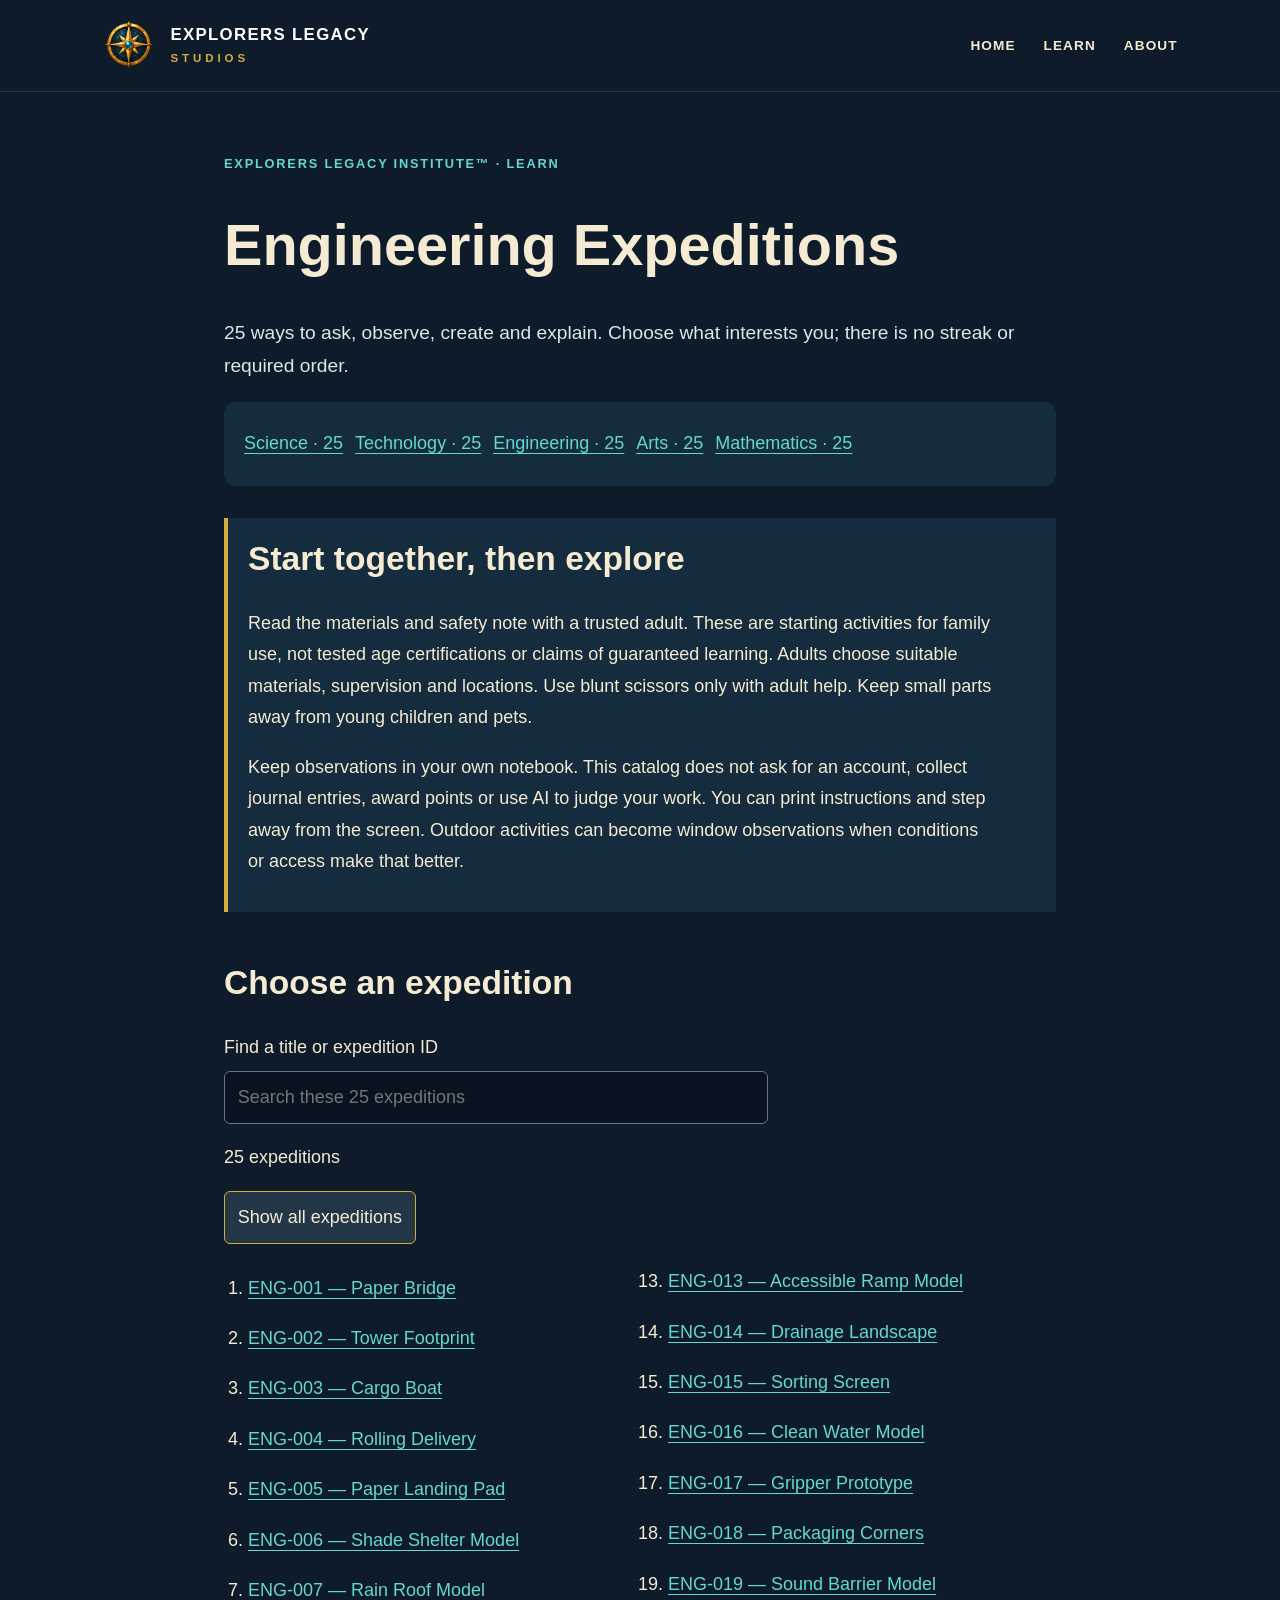
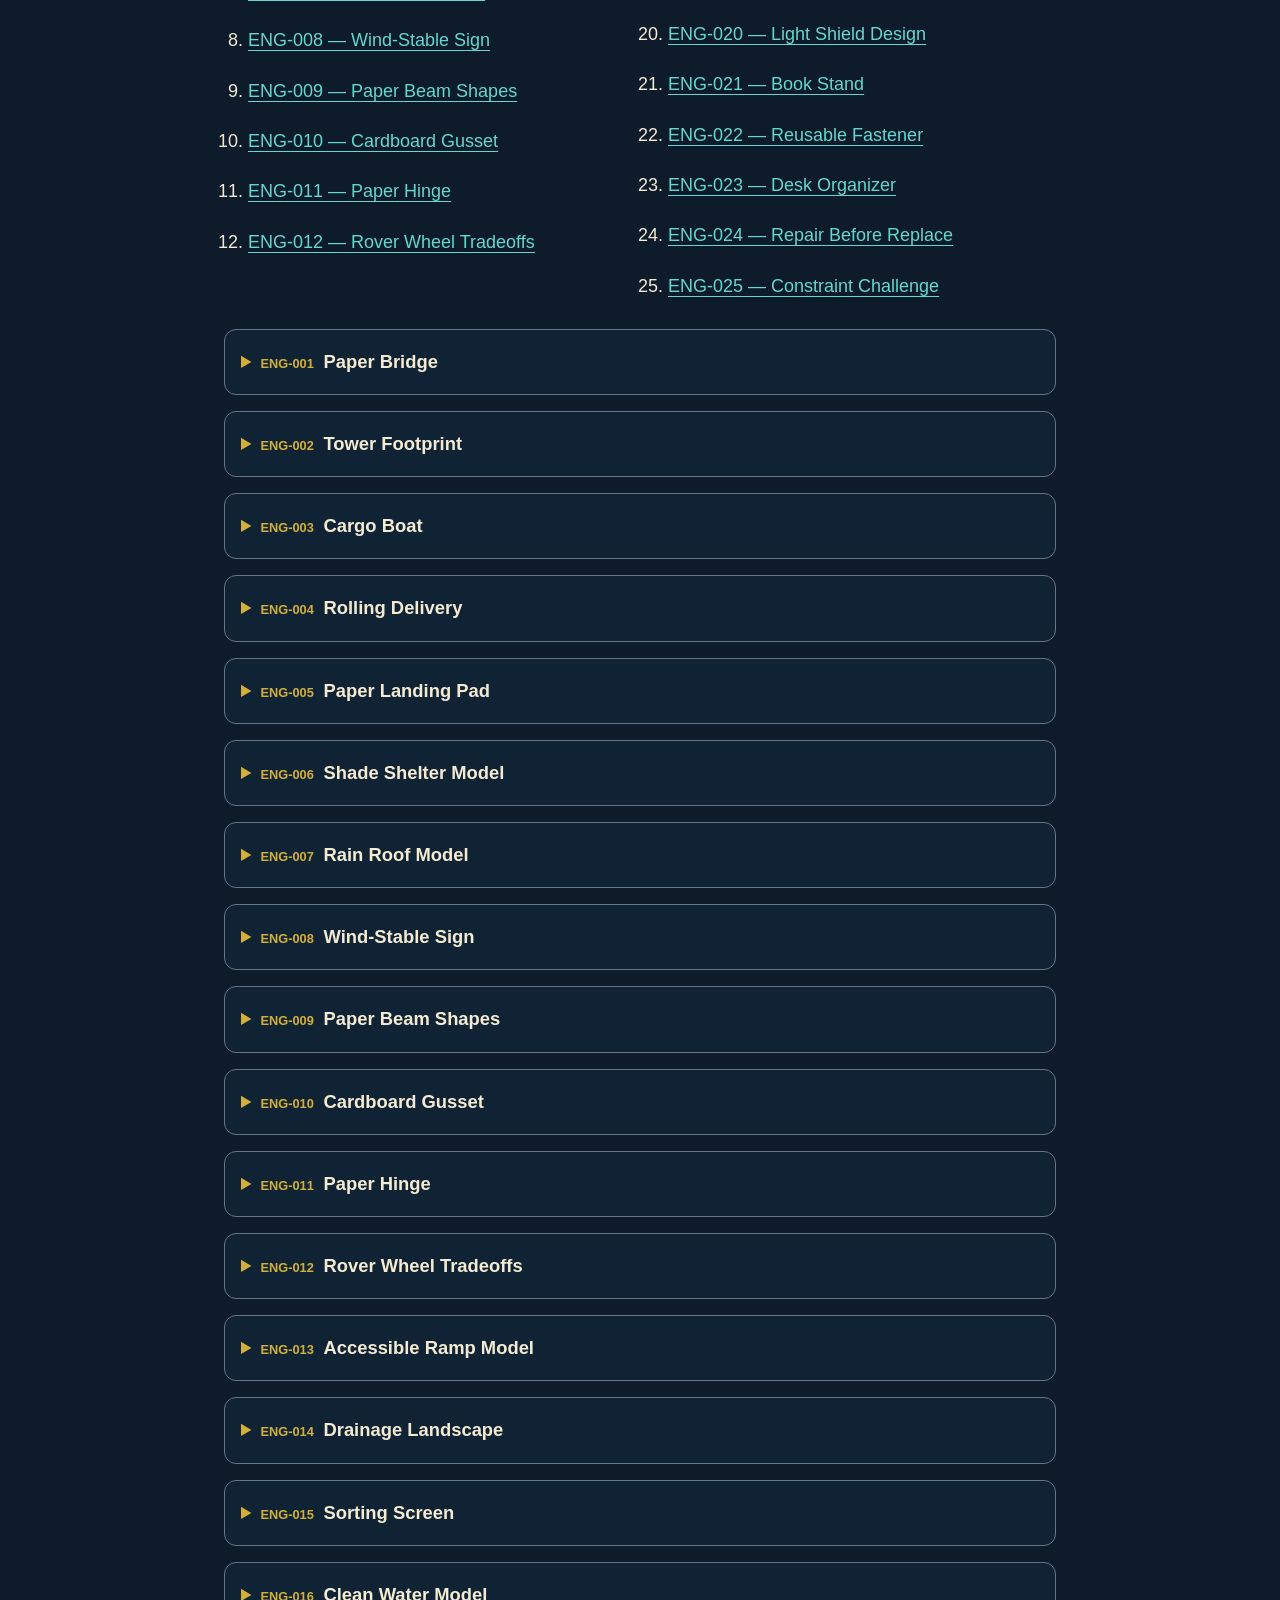
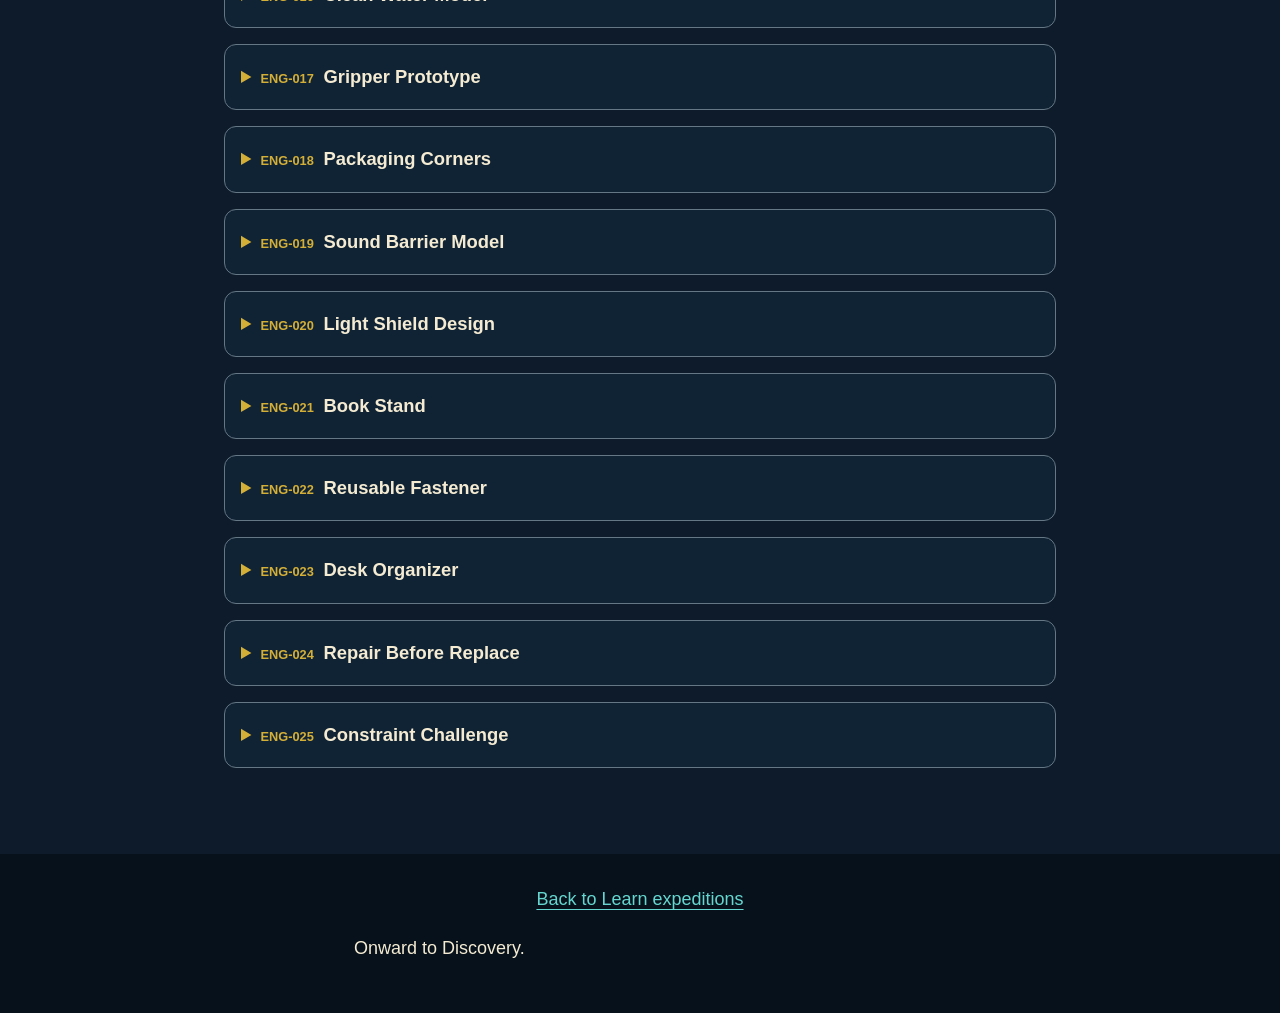
<file: expeditions/engineering.html>
<!doctype html>
<html lang="en"><head><meta charset="utf-8"><meta name="viewport" content="width=device-width,initial-scale=1">
<title>Engineering Expeditions | Explorers Legacy Studios™</title><link rel="stylesheet" href="../assets/learn.css"><link rel="stylesheet" href="../assets/expeditions.css">
</head><body><a class="skip-link" href="#main-content">Skip to content</a>
<header class="site-header"><a class="brand" href="../index.html" aria-label="Explorers Legacy Studios Home"><span class="compass-mark"><img src="../assets/images/explorer_compass_circle.png" alt="" width="54" height="54"></span><span class="brand-copy"><span class="brand-name">EXPLORERS LEGACY</span><span class="brand-subtitle">STUDIOS</span></span></a><nav aria-label="Main navigation"><a href="../index.html">Home</a><a href="../learn.html">Learn</a><a href="../about.html">About</a></nav></header>
<main id="main-content" tabindex="-1"><p class="eyebrow">Explorers Legacy Institute™ · Learn</p><h1>Engineering Expeditions</h1><p class="lede">25 ways to ask, observe, create and explain. Choose what interests you; there is no streak or required order.</p>
<nav class="section-links" aria-label="STEAM expeditions"><a href="science.html">Science · 25</a><a href="technology.html">Technology · 25</a><a href="engineering.html" aria-current="page">Engineering · 25</a><a href="arts.html">Arts · 25</a><a href="mathematics.html">Mathematics · 25</a></nav>
<section class="family-note" aria-label="Family guide"><h2>Start together, then explore</h2><p>Read the materials and safety note with a trusted adult. These are starting activities for family use, not tested age certifications or claims of guaranteed learning. Adults choose suitable materials, supervision and locations. Use blunt scissors only with adult help. Keep small parts away from young children and pets.</p><p>Keep observations in your own notebook. This catalog does not ask for an account, collect journal entries, award points or use AI to judge your work. You can print instructions and step away from the screen. Outdoor activities can become window observations when conditions or access make that better.</p></section>
<section id="catalog-top"><h2>Choose an expedition</h2><div class="expedition-search" hidden><label for="expedition-search">Find a title or expedition ID</label><input id="expedition-search" type="search" placeholder="Search these 25 expeditions"><p id="expedition-count" role="status">25 expeditions</p><button type="button" id="clear-search">Show all expeditions</button></div><ol class="expedition-index"><li><a href="#ENG-001">ENG-001 — Paper Bridge</a></li><li><a href="#ENG-002">ENG-002 — Tower Footprint</a></li><li><a href="#ENG-003">ENG-003 — Cargo Boat</a></li><li><a href="#ENG-004">ENG-004 — Rolling Delivery</a></li><li><a href="#ENG-005">ENG-005 — Paper Landing Pad</a></li><li><a href="#ENG-006">ENG-006 — Shade Shelter Model</a></li><li><a href="#ENG-007">ENG-007 — Rain Roof Model</a></li><li><a href="#ENG-008">ENG-008 — Wind-Stable Sign</a></li><li><a href="#ENG-009">ENG-009 — Paper Beam Shapes</a></li><li><a href="#ENG-010">ENG-010 — Cardboard Gusset</a></li><li><a href="#ENG-011">ENG-011 — Paper Hinge</a></li><li><a href="#ENG-012">ENG-012 — Rover Wheel Tradeoffs</a></li><li><a href="#ENG-013">ENG-013 — Accessible Ramp Model</a></li><li><a href="#ENG-014">ENG-014 — Drainage Landscape</a></li><li><a href="#ENG-015">ENG-015 — Sorting Screen</a></li><li><a href="#ENG-016">ENG-016 — Clean Water Model</a></li><li><a href="#ENG-017">ENG-017 — Gripper Prototype</a></li><li><a href="#ENG-018">ENG-018 — Packaging Corners</a></li><li><a href="#ENG-019">ENG-019 — Sound Barrier Model</a></li><li><a href="#ENG-020">ENG-020 — Light Shield Design</a></li><li><a href="#ENG-021">ENG-021 — Book Stand</a></li><li><a href="#ENG-022">ENG-022 — Reusable Fastener</a></li><li><a href="#ENG-023">ENG-023 — Desk Organizer</a></li><li><a href="#ENG-024">ENG-024 — Repair Before Replace</a></li><li><a href="#ENG-025">ENG-025 — Constraint Challenge</a></li></ol></section>
<section aria-label="Expedition instructions"><details class="expedition" id="ENG-001" data-title="paper bridge">
<summary><span class="expedition-id">ENG-001</span><span class="expedition-title">Paper Bridge</span></summary>
<div class="expedition-body"><p class="expedition-meta">Family activity; adapt together · About 20–40 minutes; pause whenever useful</p>
<h2>Begin with a question</h2><p class="lede">Which fold helps paper span a gap?</p>
<h3>Gather</h3><p>Two books, paper, ruler, large identical blocks.</p>
<p class="safety"><strong>Before you begin:</strong> Build on the floor with lightweight blocks; never stand on a model.</p>
<h3>Predict, explore, revise</h3><ol><li>Set books ten centimeters apart and bridge them with a flat sheet.</li><li>Add blocks one at a time until the paper sags; stop before anything falls.</li><li>Repeat using an accordion-folded sheet with the same span and paper size.</li></ol>
<h3>Keep your evidence</h3><p>Two designs and their supported block counts.</p>
<h3>Make sense of it</h3><p>Shape changes how a structure carries a load; a fair comparison keeps material and span similar.</p>
<h3>Keep wondering</h3><p>Can you improve the bridge with the same sheet?</p>
<p><strong>Share your reasoning:</strong> Explain what you observed, what you think it means, and one thing this activity cannot establish. A surprising result or an honest “I don’t know yet” is useful evidence.</p>
<p class="adaptation"><strong>Make it work for you:</strong> Sketch, dictate to a trusted adult, or describe your evidence instead of writing. A partner can handle materials or measurements. If a step is inaccessible, discuss its prediction and clearly label it untested.</p>
<h3>Explore a reference</h3><p><a href="https://www.teachengineering.org/popular-topics/engineering-design-process">TeachEngineering: Engineering Design Process</a> — Background on iterative design, criteria, constraints and testing.</p><p class="reference-note">Original ELS activity. This reference offers background or further learning; it does not certify this activity or establish its learning effectiveness. External sites have their own privacy practices; an adult can open the reference or select a printed alternative.</p>
<div class="journal"><h3>Explorer’s paper journal</h3><p>Prediction: ________________________________________</p><p>Observation / measurement: __________________________</p><p>My explanation and its limits: ________________________</p><p>What I would try next: _______________________________</p></div>
<div class="expedition-actions"><a href="#ENG-001">Link to ENG-001</a><button type="button" class="print-expedition" data-expedition="ENG-001" hidden>Print this expedition</button><a href="#catalog-top">Back to expedition list</a></div>
</div></details><details class="expedition" id="ENG-002" data-title="tower footprint">
<summary><span class="expedition-id">ENG-002</span><span class="expedition-title">Tower Footprint</span></summary>
<div class="expedition-body"><p class="expedition-meta">Family activity; adapt together · About 20–40 minutes; pause whenever useful</p>
<h2>Begin with a question</h2><p class="lede">How does base width affect a paper tower?</p>
<h3>Gather</h3><p>Paper, tape, ruler, cardboard base.</p>
<p class="safety"><strong>Before you begin:</strong> Use lightweight paper models on the floor; keep clear of faces.</p>
<h3>Predict, explore, revise</h3><ol><li>Build two equally tall rolled-paper towers with different base widths.</li><li>Place each on the same base and tilt it very gently.</li><li>Compare the first visible lean and redesign one tower.</li></ol>
<h3>Keep your evidence</h3><p>Measured heights, base widths and stability notes.</p>
<h3>Make sense of it</h3><p>Stability depends on the relationship between support area and mass distribution.</p>
<h3>Keep wondering</h3><p>Can you improve stability without adding material?</p>
<p><strong>Share your reasoning:</strong> Explain what you observed, what you think it means, and one thing this activity cannot establish. A surprising result or an honest “I don’t know yet” is useful evidence.</p>
<p class="adaptation"><strong>Make it work for you:</strong> Sketch, dictate to a trusted adult, or describe your evidence instead of writing. A partner can handle materials or measurements. If a step is inaccessible, discuss its prediction and clearly label it untested.</p>
<h3>Explore a reference</h3><p><a href="https://www.teachengineering.org/popular-topics/engineering-design-process">TeachEngineering: Engineering Design Process</a> — Background on iterative design, criteria, constraints and testing.</p><p class="reference-note">Original ELS activity. This reference offers background or further learning; it does not certify this activity or establish its learning effectiveness. External sites have their own privacy practices; an adult can open the reference or select a printed alternative.</p>
<div class="journal"><h3>Explorer’s paper journal</h3><p>Prediction: ________________________________________</p><p>Observation / measurement: __________________________</p><p>My explanation and its limits: ________________________</p><p>What I would try next: _______________________________</p></div>
<div class="expedition-actions"><a href="#ENG-002">Link to ENG-002</a><button type="button" class="print-expedition" data-expedition="ENG-002" hidden>Print this expedition</button><a href="#catalog-top">Back to expedition list</a></div>
</div></details><details class="expedition" id="ENG-003" data-title="cargo boat">
<summary><span class="expedition-id">ENG-003</span><span class="expedition-title">Cargo Boat</span></summary>
<div class="expedition-body"><p class="expedition-meta">Family activity; adapt together · About 20–40 minutes; pause whenever useful</p>
<h2>Begin with a question</h2><p class="lede">Can the same foil carry different loads after reshaping?</p>
<h3>Gather</h3><p>Foil, shallow tray of water, large identical blocks.</p>
<p class="safety"><strong>Before you begin:</strong> Adult supervises water and chooses large blocks; no sharp foil edges or small weights.</p>
<h3>Predict, explore, revise</h3><ol><li>Form a boat from one foil square and add blocks slowly.</li><li>Record the load before water enters.</li><li>Dry and reshape the same foil, then repeat with the same blocks.</li></ol>
<h3>Keep your evidence</h3><p>Two hull sketches and load counts.</p>
<h3>Make sense of it</h3><p>Hull shape affects displaced water and stability; leaks can invalidate a comparison.</p>
<h3>Keep wondering</h3><p>What tradeoff appears between a wide hull and high sides?</p>
<p><strong>Share your reasoning:</strong> Explain what you observed, what you think it means, and one thing this activity cannot establish. A surprising result or an honest “I don’t know yet” is useful evidence.</p>
<p class="adaptation"><strong>Make it work for you:</strong> Sketch, dictate to a trusted adult, or describe your evidence instead of writing. A partner can handle materials or measurements. If a step is inaccessible, discuss its prediction and clearly label it untested.</p>
<h3>Explore a reference</h3><p><a href="https://www.teachengineering.org/popular-topics/engineering-design-process">TeachEngineering: Engineering Design Process</a> — Background on iterative design, criteria, constraints and testing.</p><p class="reference-note">Original ELS activity. This reference offers background or further learning; it does not certify this activity or establish its learning effectiveness. External sites have their own privacy practices; an adult can open the reference or select a printed alternative.</p>
<div class="journal"><h3>Explorer’s paper journal</h3><p>Prediction: ________________________________________</p><p>Observation / measurement: __________________________</p><p>My explanation and its limits: ________________________</p><p>What I would try next: _______________________________</p></div>
<div class="expedition-actions"><a href="#ENG-003">Link to ENG-003</a><button type="button" class="print-expedition" data-expedition="ENG-003" hidden>Print this expedition</button><a href="#catalog-top">Back to expedition list</a></div>
</div></details><details class="expedition" id="ENG-004" data-title="rolling delivery">
<summary><span class="expedition-id">ENG-004</span><span class="expedition-title">Rolling Delivery</span></summary>
<div class="expedition-body"><p class="expedition-meta">Family activity; adapt together · About 20–40 minutes; pause whenever useful</p>
<h2>Begin with a question</h2><p class="lede">How can a ramp deliver a toy accurately?</p>
<h3>Gather</h3><p>Cardboard, books, large toy car, paper target.</p>
<p class="safety"><strong>Before you begin:</strong> Keep ramps low and the floor route clear.</p>
<h3>Predict, explore, revise</h3><ol><li>Build a low ramp aimed at a floor target.</li><li>Release from the same position three times and measure the miss distance.</li><li>Change one ramp feature and repeat.</li></ol>
<h3>Keep your evidence</h3><p>Six landing positions and one design change.</p>
<h3>Make sense of it</h3><p>Engineering tests compare performance against a stated goal; repeatability matters as well as one success.</p>
<h3>Keep wondering</h3><p>Can you improve accuracy while using fewer supports?</p>
<p><strong>Share your reasoning:</strong> Explain what you observed, what you think it means, and one thing this activity cannot establish. A surprising result or an honest “I don’t know yet” is useful evidence.</p>
<p class="adaptation"><strong>Make it work for you:</strong> Sketch, dictate to a trusted adult, or describe your evidence instead of writing. A partner can handle materials or measurements. If a step is inaccessible, discuss its prediction and clearly label it untested.</p>
<h3>Explore a reference</h3><p><a href="https://www.teachengineering.org/popular-topics/engineering-design-process">TeachEngineering: Engineering Design Process</a> — Background on iterative design, criteria, constraints and testing.</p><p class="reference-note">Original ELS activity. This reference offers background or further learning; it does not certify this activity or establish its learning effectiveness. External sites have their own privacy practices; an adult can open the reference or select a printed alternative.</p>
<div class="journal"><h3>Explorer’s paper journal</h3><p>Prediction: ________________________________________</p><p>Observation / measurement: __________________________</p><p>My explanation and its limits: ________________________</p><p>What I would try next: _______________________________</p></div>
<div class="expedition-actions"><a href="#ENG-004">Link to ENG-004</a><button type="button" class="print-expedition" data-expedition="ENG-004" hidden>Print this expedition</button><a href="#catalog-top">Back to expedition list</a></div>
</div></details><details class="expedition" id="ENG-005" data-title="paper landing pad">
<summary><span class="expedition-id">ENG-005</span><span class="expedition-title">Paper Landing Pad</span></summary>
<div class="expedition-body"><p class="expedition-meta">Family activity; adapt together · About 20–40 minutes; pause whenever useful</p>
<h2>Begin with a question</h2><p class="lede">Which structure cushions a soft cargo&#x27;s short fall?</p>
<h3>Gather</h3><p>Paper, tape, small soft toy, tray.</p>
<p class="safety"><strong>Before you begin:</strong> Use only soft cargo below knee height; no eggs, glass or people as test loads.</p>
<h3>Predict, explore, revise</h3><ol><li>Make a flat pad and a folded pad with equal paper amounts.</li><li>An adult releases the soft toy from the same low height above each.</li><li>Compare bounce and displacement, then revise one pad.</li></ol>
<h3>Keep your evidence</h3><p>Pad sketches and repeated bounce descriptions.</p>
<h3>Make sense of it</h3><p>Deforming structures can change how a landing happens; this model does not certify protective equipment.</p>
<h3>Keep wondering</h3><p>How could you make the comparison more measurable?</p>
<p><strong>Share your reasoning:</strong> Explain what you observed, what you think it means, and one thing this activity cannot establish. A surprising result or an honest “I don’t know yet” is useful evidence.</p>
<p class="adaptation"><strong>Make it work for you:</strong> Sketch, dictate to a trusted adult, or describe your evidence instead of writing. A partner can handle materials or measurements. If a step is inaccessible, discuss its prediction and clearly label it untested.</p>
<h3>Explore a reference</h3><p><a href="https://www.teachengineering.org/popular-topics/engineering-design-process">TeachEngineering: Engineering Design Process</a> — Background on iterative design, criteria, constraints and testing.</p><p class="reference-note">Original ELS activity. This reference offers background or further learning; it does not certify this activity or establish its learning effectiveness. External sites have their own privacy practices; an adult can open the reference or select a printed alternative.</p>
<div class="journal"><h3>Explorer’s paper journal</h3><p>Prediction: ________________________________________</p><p>Observation / measurement: __________________________</p><p>My explanation and its limits: ________________________</p><p>What I would try next: _______________________________</p></div>
<div class="expedition-actions"><a href="#ENG-005">Link to ENG-005</a><button type="button" class="print-expedition" data-expedition="ENG-005" hidden>Print this expedition</button><a href="#catalog-top">Back to expedition list</a></div>
</div></details><details class="expedition" id="ENG-006" data-title="shade shelter model">
<summary><span class="expedition-id">ENG-006</span><span class="expedition-title">Shade Shelter Model</span></summary>
<div class="expedition-body"><p class="expedition-meta">Family activity; adapt together · About 20–40 minutes; pause whenever useful</p>
<h2>Begin with a question</h2><p class="lede">Can a small roof shade a paper figure from different angles?</p>
<h3>Gather</h3><p>Card, tape, LED flashlight, paper figure.</p>
<p class="safety"><strong>Before you begin:</strong> Use an LED flashlight, not sunlight or hot lamps; adults handle cutting.</p>
<h3>Predict, explore, revise</h3><ol><li>Build a freestanding shelter for the figure.</li><li>Shine the flashlight from three marked positions and draw shaded areas.</li><li>Adjust the roof while keeping the material budget fixed.</li></ol>
<h3>Keep your evidence</h3><p>Three light tests and a revised roof.</p>
<h3>Make sense of it</h3><p>A design that works for one direction may fail under another condition.</p>
<h3>Keep wondering</h3><p>Could the figure still enter the shelter easily?</p>
<p><strong>Share your reasoning:</strong> Explain what you observed, what you think it means, and one thing this activity cannot establish. A surprising result or an honest “I don’t know yet” is useful evidence.</p>
<p class="adaptation"><strong>Make it work for you:</strong> Sketch, dictate to a trusted adult, or describe your evidence instead of writing. A partner can handle materials or measurements. If a step is inaccessible, discuss its prediction and clearly label it untested.</p>
<h3>Explore a reference</h3><p><a href="https://www.teachengineering.org/popular-topics/engineering-design-process">TeachEngineering: Engineering Design Process</a> — Background on iterative design, criteria, constraints and testing.</p><p class="reference-note">Original ELS activity. This reference offers background or further learning; it does not certify this activity or establish its learning effectiveness. External sites have their own privacy practices; an adult can open the reference or select a printed alternative.</p>
<div class="journal"><h3>Explorer’s paper journal</h3><p>Prediction: ________________________________________</p><p>Observation / measurement: __________________________</p><p>My explanation and its limits: ________________________</p><p>What I would try next: _______________________________</p></div>
<div class="expedition-actions"><a href="#ENG-006">Link to ENG-006</a><button type="button" class="print-expedition" data-expedition="ENG-006" hidden>Print this expedition</button><a href="#catalog-top">Back to expedition list</a></div>
</div></details><details class="expedition" id="ENG-007" data-title="rain roof model">
<summary><span class="expedition-id">ENG-007</span><span class="expedition-title">Rain Roof Model</span></summary>
<div class="expedition-body"><p class="expedition-meta">Family activity; adapt together · About 20–40 minutes; pause whenever useful</p>
<h2>Begin with a question</h2><p class="lede">Which roof shape sheds a small amount of water?</p>
<h3>Gather</h3><p>Cardboard, foil, tape, tray, spoon, water.</p>
<p class="safety"><strong>Before you begin:</strong> Use small water amounts away from electronics; wipe spills and recycle dry materials.</p>
<h3>Predict, explore, revise</h3><ol><li>Cover two roof shapes with equal foil amounts.</li><li>Drip equal spoonfuls of water onto each over a tray.</li><li>Record pooling and leaks, then adjust one joint.</li></ol>
<h3>Keep your evidence</h3><p>Roof drawings, water amounts and leak notes.</p>
<h3>Make sense of it</h3><p>Shape and joints both influence water pathways; a model test is limited to the conditions used.</p>
<h3>Keep wondering</h3><p>How would wind-driven rain challenge your design?</p>
<p><strong>Share your reasoning:</strong> Explain what you observed, what you think it means, and one thing this activity cannot establish. A surprising result or an honest “I don’t know yet” is useful evidence.</p>
<p class="adaptation"><strong>Make it work for you:</strong> Sketch, dictate to a trusted adult, or describe your evidence instead of writing. A partner can handle materials or measurements. If a step is inaccessible, discuss its prediction and clearly label it untested.</p>
<h3>Explore a reference</h3><p><a href="https://www.teachengineering.org/popular-topics/engineering-design-process">TeachEngineering: Engineering Design Process</a> — Background on iterative design, criteria, constraints and testing.</p><p class="reference-note">Original ELS activity. This reference offers background or further learning; it does not certify this activity or establish its learning effectiveness. External sites have their own privacy practices; an adult can open the reference or select a printed alternative.</p>
<div class="journal"><h3>Explorer’s paper journal</h3><p>Prediction: ________________________________________</p><p>Observation / measurement: __________________________</p><p>My explanation and its limits: ________________________</p><p>What I would try next: _______________________________</p></div>
<div class="expedition-actions"><a href="#ENG-007">Link to ENG-007</a><button type="button" class="print-expedition" data-expedition="ENG-007" hidden>Print this expedition</button><a href="#catalog-top">Back to expedition list</a></div>
</div></details><details class="expedition" id="ENG-008" data-title="wind-stable sign">
<summary><span class="expedition-id">ENG-008</span><span class="expedition-title">Wind-Stable Sign</span></summary>
<div class="expedition-body"><p class="expedition-meta">Family activity; adapt together · About 20–40 minutes; pause whenever useful</p>
<h2>Begin with a question</h2><p class="lede">How can a model sign resist a gentle breeze?</p>
<h3>Gather</h3><p>Paper, card, tape, handheld paper fan.</p>
<p class="safety"><strong>Before you begin:</strong> Use a paper fan rather than electrical fans; keep the model on a table away from edges.</p>
<h3>Predict, explore, revise</h3><ol><li>Build a small standing sign with a readable message.</li><li>Fan it gently from a marked distance for five strokes.</li><li>Change its support and repeat without changing the fan routine.</li></ol>
<h3>Keep your evidence</h3><p>Before-and-after support sketches and movement notes.</p>
<h3>Make sense of it</h3><p>Supports must balance stability, visibility and material use; hand fanning is an approximate test.</p>
<h3>Keep wondering</h3><p>Could a lower sign perform better with less material?</p>
<p><strong>Share your reasoning:</strong> Explain what you observed, what you think it means, and one thing this activity cannot establish. A surprising result or an honest “I don’t know yet” is useful evidence.</p>
<p class="adaptation"><strong>Make it work for you:</strong> Sketch, dictate to a trusted adult, or describe your evidence instead of writing. A partner can handle materials or measurements. If a step is inaccessible, discuss its prediction and clearly label it untested.</p>
<h3>Explore a reference</h3><p><a href="https://www.teachengineering.org/popular-topics/engineering-design-process">TeachEngineering: Engineering Design Process</a> — Background on iterative design, criteria, constraints and testing.</p><p class="reference-note">Original ELS activity. This reference offers background or further learning; it does not certify this activity or establish its learning effectiveness. External sites have their own privacy practices; an adult can open the reference or select a printed alternative.</p>
<div class="journal"><h3>Explorer’s paper journal</h3><p>Prediction: ________________________________________</p><p>Observation / measurement: __________________________</p><p>My explanation and its limits: ________________________</p><p>What I would try next: _______________________________</p></div>
<div class="expedition-actions"><a href="#ENG-008">Link to ENG-008</a><button type="button" class="print-expedition" data-expedition="ENG-008" hidden>Print this expedition</button><a href="#catalog-top">Back to expedition list</a></div>
</div></details><details class="expedition" id="ENG-009" data-title="paper beam shapes">
<summary><span class="expedition-id">ENG-009</span><span class="expedition-title">Paper Beam Shapes</span></summary>
<div class="expedition-body"><p class="expedition-meta">Family activity; adapt together · About 20–40 minutes; pause whenever useful</p>
<h2>Begin with a question</h2><p class="lede">Which cross-section resists bending?</p>
<h3>Gather</h3><p>Equal paper sheets, tape, two supports, large blocks.</p>
<p class="safety"><strong>Before you begin:</strong> Build near floor level with lightweight objects; stop before collapse.</p>
<h3>Predict, explore, revise</h3><ol><li>Form a flat strip, a folded channel and a tube from equal sheets.</li><li>Bridge the same gap with each and add lightweight blocks.</li><li>Compare bending at the same load.</li></ol>
<h3>Keep your evidence</h3><p>Three cross-sections and bending observations.</p>
<h3>Make sense of it</h3><p>Material arrangement changes structural behavior even when the material amount stays similar.</p>
<h3>Keep wondering</h3><p>Would rotating a channel change its performance?</p>
<p><strong>Share your reasoning:</strong> Explain what you observed, what you think it means, and one thing this activity cannot establish. A surprising result or an honest “I don’t know yet” is useful evidence.</p>
<p class="adaptation"><strong>Make it work for you:</strong> Sketch, dictate to a trusted adult, or describe your evidence instead of writing. A partner can handle materials or measurements. If a step is inaccessible, discuss its prediction and clearly label it untested.</p>
<h3>Explore a reference</h3><p><a href="https://www.teachengineering.org/popular-topics/engineering-design-process">TeachEngineering: Engineering Design Process</a> — Background on iterative design, criteria, constraints and testing.</p><p class="reference-note">Original ELS activity. This reference offers background or further learning; it does not certify this activity or establish its learning effectiveness. External sites have their own privacy practices; an adult can open the reference or select a printed alternative.</p>
<div class="journal"><h3>Explorer’s paper journal</h3><p>Prediction: ________________________________________</p><p>Observation / measurement: __________________________</p><p>My explanation and its limits: ________________________</p><p>What I would try next: _______________________________</p></div>
<div class="expedition-actions"><a href="#ENG-009">Link to ENG-009</a><button type="button" class="print-expedition" data-expedition="ENG-009" hidden>Print this expedition</button><a href="#catalog-top">Back to expedition list</a></div>
</div></details><details class="expedition" id="ENG-010" data-title="cardboard gusset">
<summary><span class="expedition-id">ENG-010</span><span class="expedition-title">Cardboard Gusset</span></summary>
<div class="expedition-body"><p class="expedition-meta">Family activity; adapt together · About 20–40 minutes; pause whenever useful</p>
<h2>Begin with a question</h2><p class="lede">Can a corner brace stiffen a frame?</p>
<h3>Gather</h3><p>Card strips, tape, adult-prepared triangular pieces.</p>
<p class="safety"><strong>Before you begin:</strong> Adults prepare pieces; use gentle pushes and no sharp tools.</p>
<h3>Predict, explore, revise</h3><ol><li>Tape four strips into a rectangle and gently push sideways.</li><li>Add triangular corner braces without changing the frame size.</li><li>Repeat the gentle push and compare deformation.</li></ol>
<h3>Keep your evidence</h3><p>Two frame sketches and qualitative deformation notes.</p>
<h3>Make sense of it</h3><p>Bracing can restrict shape changes; hand-applied force is not a precise load measurement.</p>
<h3>Keep wondering</h3><p>Where could one brace help most?</p>
<p><strong>Share your reasoning:</strong> Explain what you observed, what you think it means, and one thing this activity cannot establish. A surprising result or an honest “I don’t know yet” is useful evidence.</p>
<p class="adaptation"><strong>Make it work for you:</strong> Sketch, dictate to a trusted adult, or describe your evidence instead of writing. A partner can handle materials or measurements. If a step is inaccessible, discuss its prediction and clearly label it untested.</p>
<h3>Explore a reference</h3><p><a href="https://www.teachengineering.org/popular-topics/engineering-design-process">TeachEngineering: Engineering Design Process</a> — Background on iterative design, criteria, constraints and testing.</p><p class="reference-note">Original ELS activity. This reference offers background or further learning; it does not certify this activity or establish its learning effectiveness. External sites have their own privacy practices; an adult can open the reference or select a printed alternative.</p>
<div class="journal"><h3>Explorer’s paper journal</h3><p>Prediction: ________________________________________</p><p>Observation / measurement: __________________________</p><p>My explanation and its limits: ________________________</p><p>What I would try next: _______________________________</p></div>
<div class="expedition-actions"><a href="#ENG-010">Link to ENG-010</a><button type="button" class="print-expedition" data-expedition="ENG-010" hidden>Print this expedition</button><a href="#catalog-top">Back to expedition list</a></div>
</div></details><details class="expedition" id="ENG-011" data-title="paper hinge">
<summary><span class="expedition-id">ENG-011</span><span class="expedition-title">Paper Hinge</span></summary>
<div class="expedition-body"><p class="expedition-meta">Family activity; adapt together · About 20–40 minutes; pause whenever useful</p>
<h2>Begin with a question</h2><p class="lede">Which folded hinge survives repeated opening?</p>
<h3>Gather</h3><p>Paper, card, tape.</p>
<p class="safety"><strong>Before you begin:</strong> Use smooth paper edges; keep fingers clear of any stiff pinch points.</p>
<h3>Predict, explore, revise</h3><ol><li>Make a paper hinge joining two card panels.</li><li>Open and close it twenty times using the same range.</li><li>Redesign the fold or tape placement and repeat.</li></ol>
<h3>Keep your evidence</h3><p>Cycle counts, damage notes and two designs.</p>
<h3>Make sense of it</h3><p>Durability is a performance requirement that can be tested through repeated use.</p>
<h3>Keep wondering</h3><p>What would a fair comparison between materials require?</p>
<p><strong>Share your reasoning:</strong> Explain what you observed, what you think it means, and one thing this activity cannot establish. A surprising result or an honest “I don’t know yet” is useful evidence.</p>
<p class="adaptation"><strong>Make it work for you:</strong> Sketch, dictate to a trusted adult, or describe your evidence instead of writing. A partner can handle materials or measurements. If a step is inaccessible, discuss its prediction and clearly label it untested.</p>
<h3>Explore a reference</h3><p><a href="https://www.teachengineering.org/popular-topics/engineering-design-process">TeachEngineering: Engineering Design Process</a> — Background on iterative design, criteria, constraints and testing.</p><p class="reference-note">Original ELS activity. This reference offers background or further learning; it does not certify this activity or establish its learning effectiveness. External sites have their own privacy practices; an adult can open the reference or select a printed alternative.</p>
<div class="journal"><h3>Explorer’s paper journal</h3><p>Prediction: ________________________________________</p><p>Observation / measurement: __________________________</p><p>My explanation and its limits: ________________________</p><p>What I would try next: _______________________________</p></div>
<div class="expedition-actions"><a href="#ENG-011">Link to ENG-011</a><button type="button" class="print-expedition" data-expedition="ENG-011" hidden>Print this expedition</button><a href="#catalog-top">Back to expedition list</a></div>
</div></details><details class="expedition" id="ENG-012" data-title="rover wheel tradeoffs">
<summary><span class="expedition-id">ENG-012</span><span class="expedition-title">Rover Wheel Tradeoffs</span></summary>
<div class="expedition-body"><p class="expedition-meta">Family activity; adapt together · About 20–40 minutes; pause whenever useful</p>
<h2>Begin with a question</h2><p class="lede">What wheel properties would help a model cross rough ground?</p>
<h3>Gather</h3><p>Card, pencil, toy vehicle if available, folded-paper terrain.</p>
<p class="safety"><strong>Before you begin:</strong> Use dry tabletop materials and large toys; do not modify electrical vehicles.</p>
<h3>Predict, explore, revise</h3><ol><li>Draw two wheel designs for a small rover and state a goal.</li><li>Roll an available toy gently over smooth and folded-paper paths; if unavailable, trace a paper model and label it untested.</li><li>Revise the design using observed evidence and name what still needs testing.</li></ol>
<h3>Keep your evidence</h3><p>A wheel proposal with tested and untested claims separated.</p>
<h3>Make sense of it</h3><p>A design proposal is not a proven mechanism; terrain, grip and wheel size interact.</p>
<h3>Keep wondering</h3><p>What prototype would test your biggest uncertainty?</p>
<p><strong>Share your reasoning:</strong> Explain what you observed, what you think it means, and one thing this activity cannot establish. A surprising result or an honest “I don’t know yet” is useful evidence.</p>
<p class="adaptation"><strong>Make it work for you:</strong> Sketch, dictate to a trusted adult, or describe your evidence instead of writing. A partner can handle materials or measurements. If a step is inaccessible, discuss its prediction and clearly label it untested.</p>
<h3>Explore a reference</h3><p><a href="https://www.teachengineering.org/popular-topics/engineering-design-process">TeachEngineering: Engineering Design Process</a> — Background on iterative design, criteria, constraints and testing.</p><p class="reference-note">Original ELS activity. This reference offers background or further learning; it does not certify this activity or establish its learning effectiveness. External sites have their own privacy practices; an adult can open the reference or select a printed alternative.</p>
<div class="journal"><h3>Explorer’s paper journal</h3><p>Prediction: ________________________________________</p><p>Observation / measurement: __________________________</p><p>My explanation and its limits: ________________________</p><p>What I would try next: _______________________________</p></div>
<div class="expedition-actions"><a href="#ENG-012">Link to ENG-012</a><button type="button" class="print-expedition" data-expedition="ENG-012" hidden>Print this expedition</button><a href="#catalog-top">Back to expedition list</a></div>
</div></details><details class="expedition" id="ENG-013" data-title="accessible ramp model">
<summary><span class="expedition-id">ENG-013</span><span class="expedition-title">Accessible Ramp Model</span></summary>
<div class="expedition-body"><p class="expedition-meta">Family activity; adapt together · About 20–40 minutes; pause whenever useful</p>
<h2>Begin with a question</h2><p class="lede">Can a gentler route fit a limited space?</p>
<h3>Gather</h3><p>Cardboard, books, ruler, soft block.</p>
<p class="safety"><strong>Before you begin:</strong> Tabletop models only; do not construct ramps for people or mobility devices.</p>
<h3>Predict, explore, revise</h3><ol><li>Create two ramps reaching the same small height with different lengths.</li><li>Compare their slopes and the space each occupies.</li><li>Draw a route that includes a landing within a marked tabletop area.</li></ol>
<h3>Keep your evidence</h3><p>Dimensions and a plan showing space tradeoffs.</p>
<h3>Make sense of it</h3><p>A gentler slope generally takes more horizontal space; this model is not a building-code specification.</p>
<h3>Keep wondering</h3><p>How could a turn change the space needed?</p>
<p><strong>Share your reasoning:</strong> Explain what you observed, what you think it means, and one thing this activity cannot establish. A surprising result or an honest “I don’t know yet” is useful evidence.</p>
<p class="adaptation"><strong>Make it work for you:</strong> Sketch, dictate to a trusted adult, or describe your evidence instead of writing. A partner can handle materials or measurements. If a step is inaccessible, discuss its prediction and clearly label it untested.</p>
<h3>Explore a reference</h3><p><a href="https://www.teachengineering.org/popular-topics/engineering-design-process">TeachEngineering: Engineering Design Process</a> — Background on iterative design, criteria, constraints and testing.</p><p class="reference-note">Original ELS activity. This reference offers background or further learning; it does not certify this activity or establish its learning effectiveness. External sites have their own privacy practices; an adult can open the reference or select a printed alternative.</p>
<div class="journal"><h3>Explorer’s paper journal</h3><p>Prediction: ________________________________________</p><p>Observation / measurement: __________________________</p><p>My explanation and its limits: ________________________</p><p>What I would try next: _______________________________</p></div>
<div class="expedition-actions"><a href="#ENG-013">Link to ENG-013</a><button type="button" class="print-expedition" data-expedition="ENG-013" hidden>Print this expedition</button><a href="#catalog-top">Back to expedition list</a></div>
</div></details><details class="expedition" id="ENG-014" data-title="drainage landscape">
<summary><span class="expedition-id">ENG-014</span><span class="expedition-title">Drainage Landscape</span></summary>
<div class="expedition-body"><p class="expedition-meta">Family activity; adapt together · About 20–40 minutes; pause whenever useful</p>
<h2>Begin with a question</h2><p class="lede">How does a channel guide water around a model building?</p>
<h3>Gather</h3><p>Foil tray, reusable modeling clay, spoon, water.</p>
<p class="safety"><strong>Before you begin:</strong> Adult supervision; small water amounts only, no outdoor drainage changes.</p>
<h3>Predict, explore, revise</h3><ol><li>Shape a small landscape with a raised building zone.</li><li>Add three spoonfuls of water at a marked point and observe its route.</li><li>Add a channel and repeat with the same water amount.</li></ol>
<h3>Keep your evidence</h3><p>Two maps of water paths.</p>
<h3>Make sense of it</h3><p>Slope and barriers redirect flow; a tabletop model omits many real drainage conditions.</p>
<h3>Keep wondering</h3><p>Where might water collect after your change?</p>
<p><strong>Share your reasoning:</strong> Explain what you observed, what you think it means, and one thing this activity cannot establish. A surprising result or an honest “I don’t know yet” is useful evidence.</p>
<p class="adaptation"><strong>Make it work for you:</strong> Sketch, dictate to a trusted adult, or describe your evidence instead of writing. A partner can handle materials or measurements. If a step is inaccessible, discuss its prediction and clearly label it untested.</p>
<h3>Explore a reference</h3><p><a href="https://www.teachengineering.org/popular-topics/engineering-design-process">TeachEngineering: Engineering Design Process</a> — Background on iterative design, criteria, constraints and testing.</p><p class="reference-note">Original ELS activity. This reference offers background or further learning; it does not certify this activity or establish its learning effectiveness. External sites have their own privacy practices; an adult can open the reference or select a printed alternative.</p>
<div class="journal"><h3>Explorer’s paper journal</h3><p>Prediction: ________________________________________</p><p>Observation / measurement: __________________________</p><p>My explanation and its limits: ________________________</p><p>What I would try next: _______________________________</p></div>
<div class="expedition-actions"><a href="#ENG-014">Link to ENG-014</a><button type="button" class="print-expedition" data-expedition="ENG-014" hidden>Print this expedition</button><a href="#catalog-top">Back to expedition list</a></div>
</div></details><details class="expedition" id="ENG-015" data-title="sorting screen">
<summary><span class="expedition-id">ENG-015</span><span class="expedition-title">Sorting Screen</span></summary>
<div class="expedition-body"><p class="expedition-meta">Family activity; adapt together · About 20–40 minutes; pause whenever useful</p>
<h2>Begin with a question</h2><p class="lede">Can opening size separate different paper shapes?</p>
<h3>Gather</h3><p>Cardboard with adult-made openings, large paper pieces, tray.</p>
<p class="safety"><strong>Before you begin:</strong> Adults cut openings; use paper rather than sand, food or tiny beads.</p>
<h3>Predict, explore, revise</h3><ol><li>Choose large paper pieces in two sizes and predict which will pass.</li><li>Test each through the screen without forcing it.</li><li>Redesign one opening and compare results.</li></ol>
<h3>Keep your evidence</h3><p>Opening measurements and a pass-or-stop table.</p>
<h3>Make sense of it</h3><p>A screen selects by physical dimensions; orientation can affect whether something passes.</p>
<h3>Keep wondering</h3><p>How would flexible pieces complicate the design?</p>
<p><strong>Share your reasoning:</strong> Explain what you observed, what you think it means, and one thing this activity cannot establish. A surprising result or an honest “I don’t know yet” is useful evidence.</p>
<p class="adaptation"><strong>Make it work for you:</strong> Sketch, dictate to a trusted adult, or describe your evidence instead of writing. A partner can handle materials or measurements. If a step is inaccessible, discuss its prediction and clearly label it untested.</p>
<h3>Explore a reference</h3><p><a href="https://www.teachengineering.org/popular-topics/engineering-design-process">TeachEngineering: Engineering Design Process</a> — Background on iterative design, criteria, constraints and testing.</p><p class="reference-note">Original ELS activity. This reference offers background or further learning; it does not certify this activity or establish its learning effectiveness. External sites have their own privacy practices; an adult can open the reference or select a printed alternative.</p>
<div class="journal"><h3>Explorer’s paper journal</h3><p>Prediction: ________________________________________</p><p>Observation / measurement: __________________________</p><p>My explanation and its limits: ________________________</p><p>What I would try next: _______________________________</p></div>
<div class="expedition-actions"><a href="#ENG-015">Link to ENG-015</a><button type="button" class="print-expedition" data-expedition="ENG-015" hidden>Print this expedition</button><a href="#catalog-top">Back to expedition list</a></div>
</div></details><details class="expedition" id="ENG-016" data-title="clean water model">
<summary><span class="expedition-id">ENG-016</span><span class="expedition-title">Clean Water Model</span></summary>
<div class="expedition-body"><p class="expedition-meta">Family activity; adapt together · About 20–40 minutes; pause whenever useful</p>
<h2>Begin with a question</h2><p class="lede">Can removing visible particles prove water is drinkable?</p>
<h3>Gather</h3><p>Clear cup, water, large clean paper scraps, colander, tray.</p>
<p class="safety"><strong>Before you begin:</strong> Do not drink any water used here. This is a separation model, not a drinking-water treatment method.</p>
<h3>Predict, explore, revise</h3><ol><li>Add clean paper scraps to water and describe the mixture.</li><li>Pour through a colander over a tray with adult help.</li><li>Compare visible particles before and after and state what the test cannot detect.</li></ol>
<h3>Keep your evidence</h3><p>A separation record and an explicit not-safe-to-drink conclusion.</p>
<h3>Make sense of it</h3><p>Removing visible pieces does not establish removal of microbes or dissolved substances.</p>
<h3>Keep wondering</h3><p>What information would a water-safety expert need beyond appearance?</p>
<p><strong>Share your reasoning:</strong> Explain what you observed, what you think it means, and one thing this activity cannot establish. A surprising result or an honest “I don’t know yet” is useful evidence.</p>
<p class="adaptation"><strong>Make it work for you:</strong> Sketch, dictate to a trusted adult, or describe your evidence instead of writing. A partner can handle materials or measurements. If a step is inaccessible, discuss its prediction and clearly label it untested.</p>
<h3>Explore a reference</h3><p><a href="https://www.teachengineering.org/popular-topics/engineering-design-process">TeachEngineering: Engineering Design Process</a> — Background on iterative design, criteria, constraints and testing.</p><p class="reference-note">Original ELS activity. This reference offers background or further learning; it does not certify this activity or establish its learning effectiveness. External sites have their own privacy practices; an adult can open the reference or select a printed alternative.</p>
<div class="journal"><h3>Explorer’s paper journal</h3><p>Prediction: ________________________________________</p><p>Observation / measurement: __________________________</p><p>My explanation and its limits: ________________________</p><p>What I would try next: _______________________________</p></div>
<div class="expedition-actions"><a href="#ENG-016">Link to ENG-016</a><button type="button" class="print-expedition" data-expedition="ENG-016" hidden>Print this expedition</button><a href="#catalog-top">Back to expedition list</a></div>
</div></details><details class="expedition" id="ENG-017" data-title="gripper prototype">
<summary><span class="expedition-id">ENG-017</span><span class="expedition-title">Gripper Prototype</span></summary>
<div class="expedition-body"><p class="expedition-meta">Family activity; adapt together · About 20–40 minutes; pause whenever useful</p>
<h2>Begin with a question</h2><p class="lede">Can folded paper move a soft object without fingers touching it?</p>
<h3>Gather</h3><p>Card, tape, soft paper ball.</p>
<p class="safety"><strong>Before you begin:</strong> Use paper cargo only; do not grip people, pets or fragile objects.</p>
<h3>Predict, explore, revise</h3><ol><li>Fold a card into a springy gripper.</li><li>Move the ball between two marked spots five times and count drops.</li><li>Change the contact shape and retest.</li></ol>
<h3>Keep your evidence</h3><p>Two grippers and success counts out of five.</p>
<h3>Make sense of it</h3><p>Contact area and grip geometry influence control; improvement depends on the chosen task.</p>
<h3>Keep wondering</h3><p>Can your gripper handle a larger soft object?</p>
<p><strong>Share your reasoning:</strong> Explain what you observed, what you think it means, and one thing this activity cannot establish. A surprising result or an honest “I don’t know yet” is useful evidence.</p>
<p class="adaptation"><strong>Make it work for you:</strong> Sketch, dictate to a trusted adult, or describe your evidence instead of writing. A partner can handle materials or measurements. If a step is inaccessible, discuss its prediction and clearly label it untested.</p>
<h3>Explore a reference</h3><p><a href="https://www.teachengineering.org/popular-topics/engineering-design-process">TeachEngineering: Engineering Design Process</a> — Background on iterative design, criteria, constraints and testing.</p><p class="reference-note">Original ELS activity. This reference offers background or further learning; it does not certify this activity or establish its learning effectiveness. External sites have their own privacy practices; an adult can open the reference or select a printed alternative.</p>
<div class="journal"><h3>Explorer’s paper journal</h3><p>Prediction: ________________________________________</p><p>Observation / measurement: __________________________</p><p>My explanation and its limits: ________________________</p><p>What I would try next: _______________________________</p></div>
<div class="expedition-actions"><a href="#ENG-017">Link to ENG-017</a><button type="button" class="print-expedition" data-expedition="ENG-017" hidden>Print this expedition</button><a href="#catalog-top">Back to expedition list</a></div>
</div></details><details class="expedition" id="ENG-018" data-title="packaging corners">
<summary><span class="expedition-id">ENG-018</span><span class="expedition-title">Packaging Corners</span></summary>
<div class="expedition-body"><p class="expedition-meta">Family activity; adapt together · About 20–40 minutes; pause whenever useful</p>
<h2>Begin with a question</h2><p class="lede">Which package keeps a paper model in place?</p>
<h3>Gather</h3><p>Small box, scrap paper, lightweight card model.</p>
<p class="safety"><strong>Before you begin:</strong> No dropping, glass, liquids or live objects; use a small lightweight box.</p>
<h3>Predict, explore, revise</h3><ol><li>Pack the model using a fixed amount of paper.</li><li>An adult gently tips the closed box in four directions.</li><li>Inspect movement, then redesign supports and retest.</li></ol>
<h3>Keep your evidence</h3><p>Packing diagrams and movement notes.</p>
<h3>Make sense of it</h3><p>Packaging can restrain movement as well as cushion impacts; this test evaluates only gentle tipping.</p>
<h3>Keep wondering</h3><p>How could you use less material without losing restraint?</p>
<p><strong>Share your reasoning:</strong> Explain what you observed, what you think it means, and one thing this activity cannot establish. A surprising result or an honest “I don’t know yet” is useful evidence.</p>
<p class="adaptation"><strong>Make it work for you:</strong> Sketch, dictate to a trusted adult, or describe your evidence instead of writing. A partner can handle materials or measurements. If a step is inaccessible, discuss its prediction and clearly label it untested.</p>
<h3>Explore a reference</h3><p><a href="https://www.teachengineering.org/popular-topics/engineering-design-process">TeachEngineering: Engineering Design Process</a> — Background on iterative design, criteria, constraints and testing.</p><p class="reference-note">Original ELS activity. This reference offers background or further learning; it does not certify this activity or establish its learning effectiveness. External sites have their own privacy practices; an adult can open the reference or select a printed alternative.</p>
<div class="journal"><h3>Explorer’s paper journal</h3><p>Prediction: ________________________________________</p><p>Observation / measurement: __________________________</p><p>My explanation and its limits: ________________________</p><p>What I would try next: _______________________________</p></div>
<div class="expedition-actions"><a href="#ENG-018">Link to ENG-018</a><button type="button" class="print-expedition" data-expedition="ENG-018" hidden>Print this expedition</button><a href="#catalog-top">Back to expedition list</a></div>
</div></details><details class="expedition" id="ENG-019" data-title="sound barrier model">
<summary><span class="expedition-id">ENG-019</span><span class="expedition-title">Sound Barrier Model</span></summary>
<div class="expedition-body"><p class="expedition-meta">Family activity; adapt together · About 20–40 minutes; pause whenever useful</p>
<h2>Begin with a question</h2><p class="lede">Can a barrier change how a quiet sound is heard?</p>
<h3>Gather</h3><p>Cardboard panel, folded towel, quiet tapping source.</p>
<p class="safety"><strong>Before you begin:</strong> Keep sounds soft and comfortable; never block ears with objects.</p>
<h3>Predict, explore, revise</h3><ol><li>Listen from one fixed place while a partner taps gently.</li><li>Place cardboard between source and listener, then compare with a towel in the same position.</li><li>Repeat and note disagreements rather than forcing a winner.</li></ol>
<h3>Keep your evidence</h3><p>Repeated listening descriptions and setup sketch.</p>
<h3>Make sense of it</h3><p>Sound can travel around and through barriers; a subjective listening test has limits.</p>
<h3>Keep wondering</h3><p>How could you measure changes more consistently?</p>
<p><strong>Share your reasoning:</strong> Explain what you observed, what you think it means, and one thing this activity cannot establish. A surprising result or an honest “I don’t know yet” is useful evidence.</p>
<p class="adaptation"><strong>Make it work for you:</strong> Sketch, dictate to a trusted adult, or describe your evidence instead of writing. A partner can handle materials or measurements. If a step is inaccessible, discuss its prediction and clearly label it untested.</p>
<h3>Explore a reference</h3><p><a href="https://www.teachengineering.org/popular-topics/engineering-design-process">TeachEngineering: Engineering Design Process</a> — Background on iterative design, criteria, constraints and testing.</p><p class="reference-note">Original ELS activity. This reference offers background or further learning; it does not certify this activity or establish its learning effectiveness. External sites have their own privacy practices; an adult can open the reference or select a printed alternative.</p>
<div class="journal"><h3>Explorer’s paper journal</h3><p>Prediction: ________________________________________</p><p>Observation / measurement: __________________________</p><p>My explanation and its limits: ________________________</p><p>What I would try next: _______________________________</p></div>
<div class="expedition-actions"><a href="#ENG-019">Link to ENG-019</a><button type="button" class="print-expedition" data-expedition="ENG-019" hidden>Print this expedition</button><a href="#catalog-top">Back to expedition list</a></div>
</div></details><details class="expedition" id="ENG-020" data-title="light shield design">
<summary><span class="expedition-id">ENG-020</span><span class="expedition-title">Light Shield Design</span></summary>
<div class="expedition-body"><p class="expedition-meta">Family activity; adapt together · About 20–40 minutes; pause whenever useful</p>
<h2>Begin with a question</h2><p class="lede">Can a shade direct useful light away from eyes?</p>
<h3>Gather</h3><p>LED flashlight, paper, tape, target.</p>
<p class="safety"><strong>Before you begin:</strong> Use a cool LED flashlight briefly, no hot lamps, and keep beams away from eyes.</p>
<h3>Predict, explore, revise</h3><ol><li>Aim the flashlight at a tabletop target.</li><li>Build a loose paper shade around the front without covering switches or vents.</li><li>Compare target illumination and spill from the same viewing position.</li></ol>
<h3>Keep your evidence</h3><p>Two sketches showing target and spill light.</p>
<h3>Make sense of it</h3><p>A shield changes where light reaches; reducing glare may also reduce useful illumination.</p>
<h3>Keep wondering</h3><p>What shape balances both goals?</p>
<p><strong>Share your reasoning:</strong> Explain what you observed, what you think it means, and one thing this activity cannot establish. A surprising result or an honest “I don’t know yet” is useful evidence.</p>
<p class="adaptation"><strong>Make it work for you:</strong> Sketch, dictate to a trusted adult, or describe your evidence instead of writing. A partner can handle materials or measurements. If a step is inaccessible, discuss its prediction and clearly label it untested.</p>
<h3>Explore a reference</h3><p><a href="https://www.teachengineering.org/popular-topics/engineering-design-process">TeachEngineering: Engineering Design Process</a> — Background on iterative design, criteria, constraints and testing.</p><p class="reference-note">Original ELS activity. This reference offers background or further learning; it does not certify this activity or establish its learning effectiveness. External sites have their own privacy practices; an adult can open the reference or select a printed alternative.</p>
<div class="journal"><h3>Explorer’s paper journal</h3><p>Prediction: ________________________________________</p><p>Observation / measurement: __________________________</p><p>My explanation and its limits: ________________________</p><p>What I would try next: _______________________________</p></div>
<div class="expedition-actions"><a href="#ENG-020">Link to ENG-020</a><button type="button" class="print-expedition" data-expedition="ENG-020" hidden>Print this expedition</button><a href="#catalog-top">Back to expedition list</a></div>
</div></details><details class="expedition" id="ENG-021" data-title="book stand">
<summary><span class="expedition-id">ENG-021</span><span class="expedition-title">Book Stand</span></summary>
<div class="expedition-body"><p class="expedition-meta">Family activity; adapt together · About 20–40 minutes; pause whenever useful</p>
<h2>Begin with a question</h2><p class="lede">Can a small stand hold a light notebook open?</p>
<h3>Gather</h3><p>Cardboard, tape, light notebook.</p>
<p class="safety"><strong>Before you begin:</strong> Adults cut card; use a light notebook and never a heavy device.</p>
<h3>Predict, explore, revise</h3><ol><li>Sketch a stand and state the viewing angle you want.</li><li>Build it and test with a light notebook on a low table.</li><li>Adjust one support and compare stability and readability.</li></ol>
<h3>Keep your evidence</h3><p>Design dimensions and two test notes.</p>
<h3>Make sense of it</h3><p>A design must meet several requirements at once; more tilt may affect stability.</p>
<h3>Keep wondering</h3><p>Could the stand fold flat for storage?</p>
<p><strong>Share your reasoning:</strong> Explain what you observed, what you think it means, and one thing this activity cannot establish. A surprising result or an honest “I don’t know yet” is useful evidence.</p>
<p class="adaptation"><strong>Make it work for you:</strong> Sketch, dictate to a trusted adult, or describe your evidence instead of writing. A partner can handle materials or measurements. If a step is inaccessible, discuss its prediction and clearly label it untested.</p>
<h3>Explore a reference</h3><p><a href="https://www.teachengineering.org/popular-topics/engineering-design-process">TeachEngineering: Engineering Design Process</a> — Background on iterative design, criteria, constraints and testing.</p><p class="reference-note">Original ELS activity. This reference offers background or further learning; it does not certify this activity or establish its learning effectiveness. External sites have their own privacy practices; an adult can open the reference or select a printed alternative.</p>
<div class="journal"><h3>Explorer’s paper journal</h3><p>Prediction: ________________________________________</p><p>Observation / measurement: __________________________</p><p>My explanation and its limits: ________________________</p><p>What I would try next: _______________________________</p></div>
<div class="expedition-actions"><a href="#ENG-021">Link to ENG-021</a><button type="button" class="print-expedition" data-expedition="ENG-021" hidden>Print this expedition</button><a href="#catalog-top">Back to expedition list</a></div>
</div></details><details class="expedition" id="ENG-022" data-title="reusable fastener">
<summary><span class="expedition-id">ENG-022</span><span class="expedition-title">Reusable Fastener</span></summary>
<div class="expedition-body"><p class="expedition-meta">Family activity; adapt together · About 20–40 minutes; pause whenever useful</p>
<h2>Begin with a question</h2><p class="lede">Can a paper connection be opened and closed repeatedly?</p>
<h3>Gather</h3><p>Card strips, tape, adult-prepared slots.</p>
<p class="safety"><strong>Before you begin:</strong> Adults cut slots; use smooth card and gentle force.</p>
<h3>Predict, explore, revise</h3><ol><li>Design a tab-and-slot connection without adhesive at the joint.</li><li>Open and close it ten times and inspect damage.</li><li>Revise tab width and compare another ten cycles.</li></ol>
<h3>Keep your evidence</h3><p>Two dimensions and cycle-by-cycle wear notes.</p>
<h3>Make sense of it</h3><p>A connection trades holding strength against ease of release and wear.</p>
<h3>Keep wondering</h3><p>What failure would tell you the joint needs replacing?</p>
<p><strong>Share your reasoning:</strong> Explain what you observed, what you think it means, and one thing this activity cannot establish. A surprising result or an honest “I don’t know yet” is useful evidence.</p>
<p class="adaptation"><strong>Make it work for you:</strong> Sketch, dictate to a trusted adult, or describe your evidence instead of writing. A partner can handle materials or measurements. If a step is inaccessible, discuss its prediction and clearly label it untested.</p>
<h3>Explore a reference</h3><p><a href="https://www.teachengineering.org/popular-topics/engineering-design-process">TeachEngineering: Engineering Design Process</a> — Background on iterative design, criteria, constraints and testing.</p><p class="reference-note">Original ELS activity. This reference offers background or further learning; it does not certify this activity or establish its learning effectiveness. External sites have their own privacy practices; an adult can open the reference or select a printed alternative.</p>
<div class="journal"><h3>Explorer’s paper journal</h3><p>Prediction: ________________________________________</p><p>Observation / measurement: __________________________</p><p>My explanation and its limits: ________________________</p><p>What I would try next: _______________________________</p></div>
<div class="expedition-actions"><a href="#ENG-022">Link to ENG-022</a><button type="button" class="print-expedition" data-expedition="ENG-022" hidden>Print this expedition</button><a href="#catalog-top">Back to expedition list</a></div>
</div></details><details class="expedition" id="ENG-023" data-title="desk organizer">
<summary><span class="expedition-id">ENG-023</span><span class="expedition-title">Desk Organizer</span></summary>
<div class="expedition-body"><p class="expedition-meta">Family activity; adapt together · About 20–40 minutes; pause whenever useful</p>
<h2>Begin with a question</h2><p class="lede">Can an organizer fit supplies and remain easy to use?</p>
<h3>Gather</h3><p>Reused small boxes, paper, tape, ruler.</p>
<p class="safety"><strong>Before you begin:</strong> Use lightweight items with no sharp points and clean boxes.</p>
<h3>Predict, explore, revise</h3><ol><li>Measure three safe desk items and sketch compartments.</li><li>Build within a marked footprint.</li><li>Ask a partner to retrieve each item and revise a difficult compartment.</li></ol>
<h3>Keep your evidence</h3><p>Measurements, layout and tester feedback.</p>
<h3>Make sense of it</h3><p>Design for use includes reach and visibility, not just fitting objects into space.</p>
<h3>Keep wondering</h3><p>How would a left-handed user change your layout?</p>
<p><strong>Share your reasoning:</strong> Explain what you observed, what you think it means, and one thing this activity cannot establish. A surprising result or an honest “I don’t know yet” is useful evidence.</p>
<p class="adaptation"><strong>Make it work for you:</strong> Sketch, dictate to a trusted adult, or describe your evidence instead of writing. A partner can handle materials or measurements. If a step is inaccessible, discuss its prediction and clearly label it untested.</p>
<h3>Explore a reference</h3><p><a href="https://www.teachengineering.org/popular-topics/engineering-design-process">TeachEngineering: Engineering Design Process</a> — Background on iterative design, criteria, constraints and testing.</p><p class="reference-note">Original ELS activity. This reference offers background or further learning; it does not certify this activity or establish its learning effectiveness. External sites have their own privacy practices; an adult can open the reference or select a printed alternative.</p>
<div class="journal"><h3>Explorer’s paper journal</h3><p>Prediction: ________________________________________</p><p>Observation / measurement: __________________________</p><p>My explanation and its limits: ________________________</p><p>What I would try next: _______________________________</p></div>
<div class="expedition-actions"><a href="#ENG-023">Link to ENG-023</a><button type="button" class="print-expedition" data-expedition="ENG-023" hidden>Print this expedition</button><a href="#catalog-top">Back to expedition list</a></div>
</div></details><details class="expedition" id="ENG-024" data-title="repair before replace">
<summary><span class="expedition-id">ENG-024</span><span class="expedition-title">Repair Before Replace</span></summary>
<div class="expedition-body"><p class="expedition-meta">Family activity; adapt together · About 20–40 minutes; pause whenever useful</p>
<h2>Begin with a question</h2><p class="lede">Can we restore a torn paper structure thoughtfully?</p>
<h3>Gather</h3><p>Torn paper folder, tape, scrap paper.</p>
<p class="safety"><strong>Before you begin:</strong> Repair paper only; never attempt electrical, protective or load-bearing equipment repairs.</p>
<h3>Predict, explore, revise</h3><ol><li>Describe how the folder failed and what it must do.</li><li>Compare two patch sketches, then apply one.</li><li>Test with a few sheets and record whether the tear spreads.</li></ol>
<h3>Keep your evidence</h3><p>Failure description, repair choice and test evidence.</p>
<h3>Make sense of it</h3><p>Repair begins with understanding failure; extra material helps only if placed usefully.</p>
<h3>Keep wondering</h3><p>How could a new design prevent the same failure?</p>
<p><strong>Share your reasoning:</strong> Explain what you observed, what you think it means, and one thing this activity cannot establish. A surprising result or an honest “I don’t know yet” is useful evidence.</p>
<p class="adaptation"><strong>Make it work for you:</strong> Sketch, dictate to a trusted adult, or describe your evidence instead of writing. A partner can handle materials or measurements. If a step is inaccessible, discuss its prediction and clearly label it untested.</p>
<h3>Explore a reference</h3><p><a href="https://www.teachengineering.org/popular-topics/engineering-design-process">TeachEngineering: Engineering Design Process</a> — Background on iterative design, criteria, constraints and testing.</p><p class="reference-note">Original ELS activity. This reference offers background or further learning; it does not certify this activity or establish its learning effectiveness. External sites have their own privacy practices; an adult can open the reference or select a printed alternative.</p>
<div class="journal"><h3>Explorer’s paper journal</h3><p>Prediction: ________________________________________</p><p>Observation / measurement: __________________________</p><p>My explanation and its limits: ________________________</p><p>What I would try next: _______________________________</p></div>
<div class="expedition-actions"><a href="#ENG-024">Link to ENG-024</a><button type="button" class="print-expedition" data-expedition="ENG-024" hidden>Print this expedition</button><a href="#catalog-top">Back to expedition list</a></div>
</div></details><details class="expedition" id="ENG-025" data-title="constraint challenge">
<summary><span class="expedition-id">ENG-025</span><span class="expedition-title">Constraint Challenge</span></summary>
<div class="expedition-body"><p class="expedition-meta">Family activity; adapt together · About 20–40 minutes; pause whenever useful</p>
<h2>Begin with a question</h2><p class="lede">Which design best meets two competing goals?</p>
<h3>Gather</h3><p>Paper, tape, ruler, large lightweight block.</p>
<p class="safety"><strong>Before you begin:</strong> Use a lightweight block and floor-level testing; no human loads.</p>
<h3>Predict, explore, revise</h3><ol><li>Build a paper platform at least five centimeters high using one sheet.</li><li>Test whether it supports one block for ten seconds and record material used.</li><li>Revise for less tape while keeping the same support goal.</li></ol>
<h3>Keep your evidence</h3><p>Two designs scored against explicit requirements.</p>
<h3>Make sense of it</h3><p>Engineering choices involve tradeoffs; a design is successful relative to stated criteria and constraints.</p>
<h3>Keep wondering</h3><p>What new requirement would change your preferred design?</p>
<p><strong>Share your reasoning:</strong> Explain what you observed, what you think it means, and one thing this activity cannot establish. A surprising result or an honest “I don’t know yet” is useful evidence.</p>
<p class="adaptation"><strong>Make it work for you:</strong> Sketch, dictate to a trusted adult, or describe your evidence instead of writing. A partner can handle materials or measurements. If a step is inaccessible, discuss its prediction and clearly label it untested.</p>
<h3>Explore a reference</h3><p><a href="https://www.teachengineering.org/popular-topics/engineering-design-process">TeachEngineering: Engineering Design Process</a> — Background on iterative design, criteria, constraints and testing.</p><p class="reference-note">Original ELS activity. This reference offers background or further learning; it does not certify this activity or establish its learning effectiveness. External sites have their own privacy practices; an adult can open the reference or select a printed alternative.</p>
<div class="journal"><h3>Explorer’s paper journal</h3><p>Prediction: ________________________________________</p><p>Observation / measurement: __________________________</p><p>My explanation and its limits: ________________________</p><p>What I would try next: _______________________________</p></div>
<div class="expedition-actions"><a href="#ENG-025">Link to ENG-025</a><button type="button" class="print-expedition" data-expedition="ENG-025" hidden>Print this expedition</button><a href="#catalog-top">Back to expedition list</a></div>
</div></details></section></main><footer><a href="../learn.html#expedition-library">Back to Learn expeditions</a><p>Onward to Discovery.</p></footer><script src="../assets/expeditions.js" defer></script></body></html>
</file>
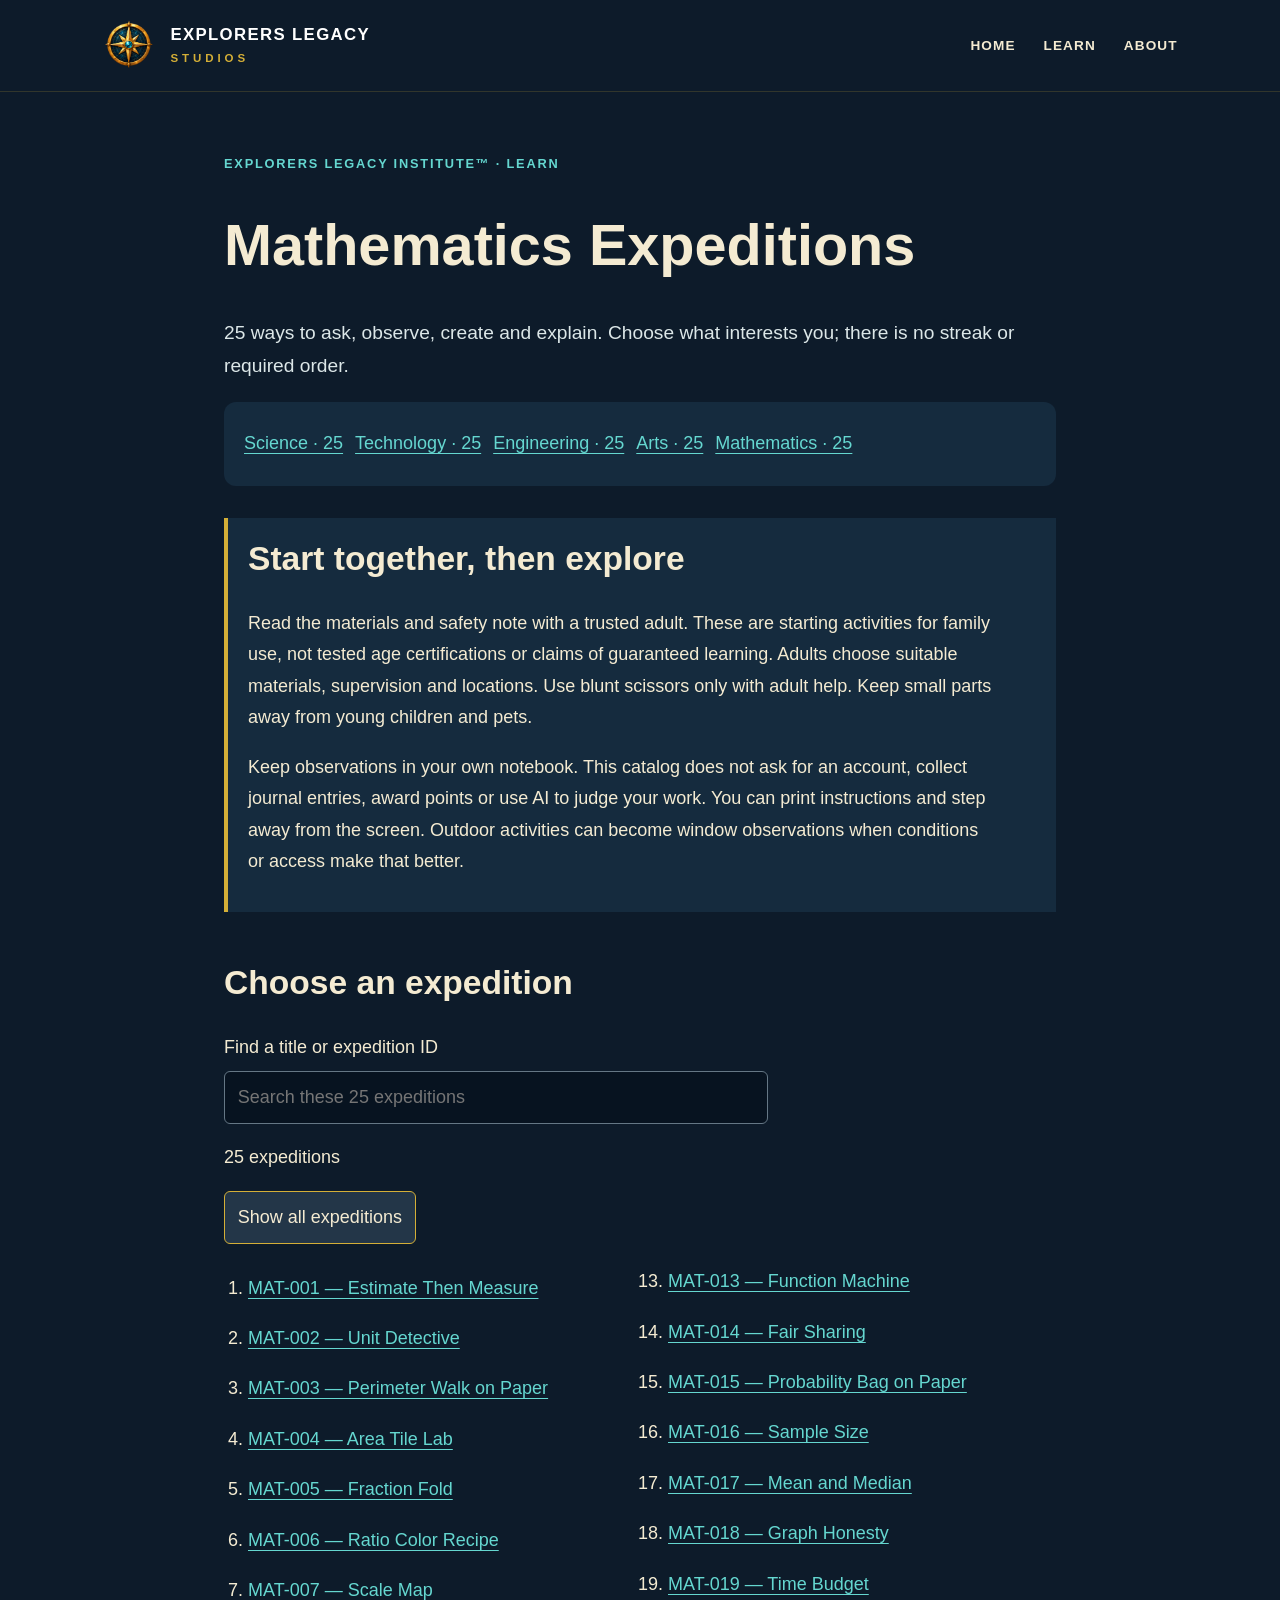
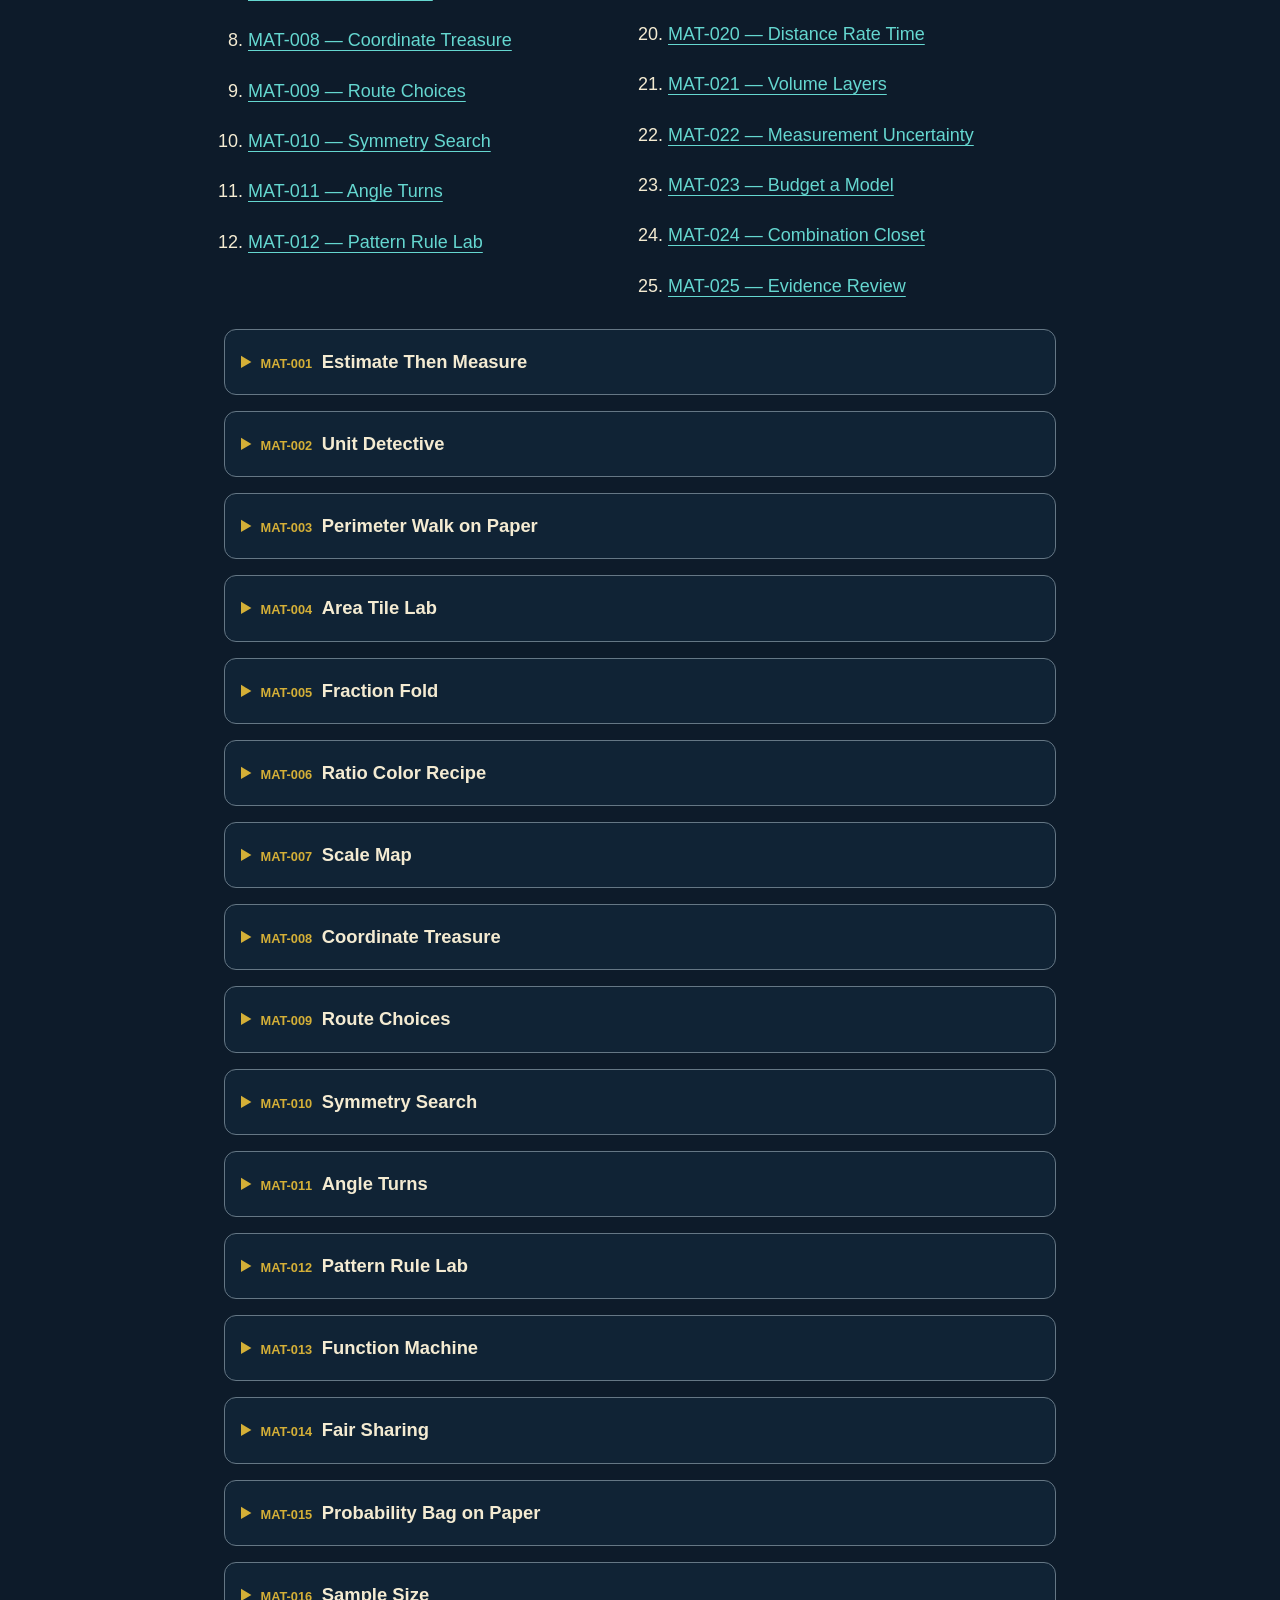
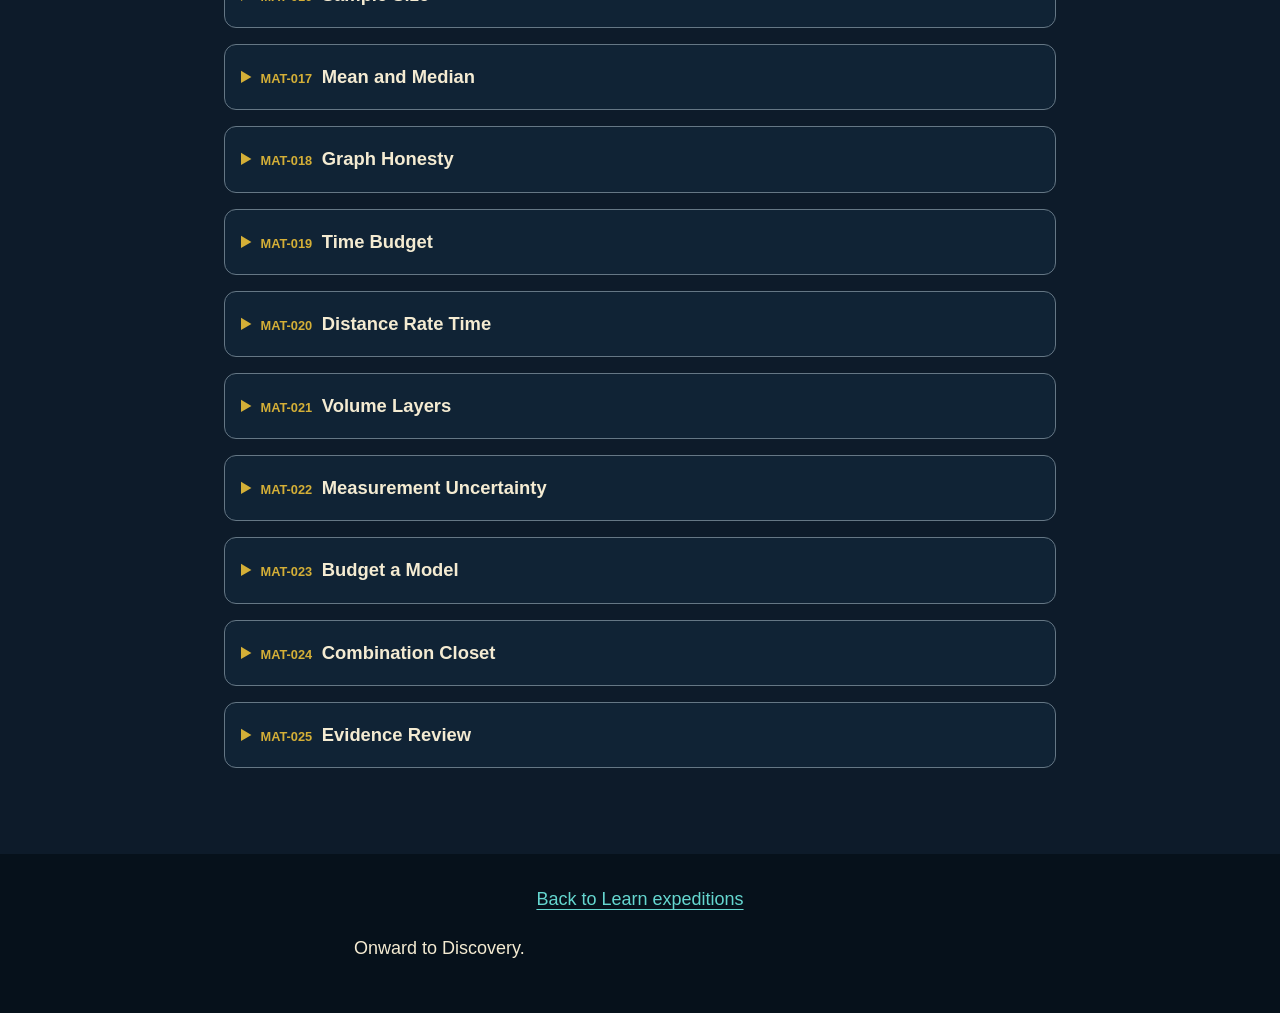
<file: expeditions/mathematics.html>
<!doctype html>
<html lang="en"><head><meta charset="utf-8"><meta name="viewport" content="width=device-width,initial-scale=1">
<title>Mathematics Expeditions | Explorers Legacy Studios™</title><link rel="stylesheet" href="../assets/learn.css"><link rel="stylesheet" href="../assets/expeditions.css">
</head><body><a class="skip-link" href="#main-content">Skip to content</a>
<header class="site-header"><a class="brand" href="../index.html" aria-label="Explorers Legacy Studios Home"><span class="compass-mark"><img src="../assets/images/explorer_compass_circle.png" alt="" width="54" height="54"></span><span class="brand-copy"><span class="brand-name">EXPLORERS LEGACY</span><span class="brand-subtitle">STUDIOS</span></span></a><nav aria-label="Main navigation"><a href="../index.html">Home</a><a href="../learn.html">Learn</a><a href="../about.html">About</a></nav></header>
<main id="main-content" tabindex="-1"><p class="eyebrow">Explorers Legacy Institute™ · Learn</p><h1>Mathematics Expeditions</h1><p class="lede">25 ways to ask, observe, create and explain. Choose what interests you; there is no streak or required order.</p>
<nav class="section-links" aria-label="STEAM expeditions"><a href="science.html">Science · 25</a><a href="technology.html">Technology · 25</a><a href="engineering.html">Engineering · 25</a><a href="arts.html">Arts · 25</a><a href="mathematics.html" aria-current="page">Mathematics · 25</a></nav>
<section class="family-note" aria-label="Family guide"><h2>Start together, then explore</h2><p>Read the materials and safety note with a trusted adult. These are starting activities for family use, not tested age certifications or claims of guaranteed learning. Adults choose suitable materials, supervision and locations. Use blunt scissors only with adult help. Keep small parts away from young children and pets.</p><p>Keep observations in your own notebook. This catalog does not ask for an account, collect journal entries, award points or use AI to judge your work. You can print instructions and step away from the screen. Outdoor activities can become window observations when conditions or access make that better.</p></section>
<section id="catalog-top"><h2>Choose an expedition</h2><div class="expedition-search" hidden><label for="expedition-search">Find a title or expedition ID</label><input id="expedition-search" type="search" placeholder="Search these 25 expeditions"><p id="expedition-count" role="status">25 expeditions</p><button type="button" id="clear-search">Show all expeditions</button></div><ol class="expedition-index"><li><a href="#MAT-001">MAT-001 — Estimate Then Measure</a></li><li><a href="#MAT-002">MAT-002 — Unit Detective</a></li><li><a href="#MAT-003">MAT-003 — Perimeter Walk on Paper</a></li><li><a href="#MAT-004">MAT-004 — Area Tile Lab</a></li><li><a href="#MAT-005">MAT-005 — Fraction Fold</a></li><li><a href="#MAT-006">MAT-006 — Ratio Color Recipe</a></li><li><a href="#MAT-007">MAT-007 — Scale Map</a></li><li><a href="#MAT-008">MAT-008 — Coordinate Treasure</a></li><li><a href="#MAT-009">MAT-009 — Route Choices</a></li><li><a href="#MAT-010">MAT-010 — Symmetry Search</a></li><li><a href="#MAT-011">MAT-011 — Angle Turns</a></li><li><a href="#MAT-012">MAT-012 — Pattern Rule Lab</a></li><li><a href="#MAT-013">MAT-013 — Function Machine</a></li><li><a href="#MAT-014">MAT-014 — Fair Sharing</a></li><li><a href="#MAT-015">MAT-015 — Probability Bag on Paper</a></li><li><a href="#MAT-016">MAT-016 — Sample Size</a></li><li><a href="#MAT-017">MAT-017 — Mean and Median</a></li><li><a href="#MAT-018">MAT-018 — Graph Honesty</a></li><li><a href="#MAT-019">MAT-019 — Time Budget</a></li><li><a href="#MAT-020">MAT-020 — Distance Rate Time</a></li><li><a href="#MAT-021">MAT-021 — Volume Layers</a></li><li><a href="#MAT-022">MAT-022 — Measurement Uncertainty</a></li><li><a href="#MAT-023">MAT-023 — Budget a Model</a></li><li><a href="#MAT-024">MAT-024 — Combination Closet</a></li><li><a href="#MAT-025">MAT-025 — Evidence Review</a></li></ol></section>
<section aria-label="Expedition instructions"><details class="expedition" id="MAT-001" data-title="estimate then measure">
<summary><span class="expedition-id">MAT-001</span><span class="expedition-title">Estimate Then Measure</span></summary>
<div class="expedition-body"><p class="expedition-meta">Family activity; adapt together · About 20–40 minutes; pause whenever useful</p>
<h2>Begin with a question</h2><p class="lede">How close can an estimate be without pretending it is exact?</p>
<h3>Gather</h3><p>Ruler, paper, pencil, three safe objects.</p>
<p class="safety"><strong>Before you begin:</strong> Choose accessible tabletop objects; no climbing to measure.</p>
<h3>Predict, explore, revise</h3><ol><li>Estimate each object&#x27;s length and write units before measuring.</li><li>Measure from the ruler&#x27;s zero mark.</li><li>Calculate the difference between estimate and measurement and explain one revision.</li></ol>
<h3>Keep your evidence</h3><p>Three estimates, measurements and differences.</p>
<h3>Make sense of it</h3><p>An estimate and a measurement serve different purposes; both should name units and reasonable precision.</p>
<h3>Keep wondering</h3><p>Which object was hardest to estimate, and why?</p>
<p><strong>Share your reasoning:</strong> Explain what you observed, what you think it means, and one thing this activity cannot establish. A surprising result or an honest “I don’t know yet” is useful evidence.</p>
<p class="adaptation"><strong>Make it work for you:</strong> Sketch, dictate to a trusted adult, or describe your evidence instead of writing. A partner can handle materials or measurements. If a step is inaccessible, discuss its prediction and clearly label it untested.</p>
<h3>Explore a reference</h3><p><a href="https://nrich.maths.org/">University of Cambridge NRICH</a> — Further mathematical investigations and problem solving.</p><p class="reference-note">Original ELS activity. This reference offers background or further learning; it does not certify this activity or establish its learning effectiveness. External sites have their own privacy practices; an adult can open the reference or select a printed alternative.</p>
<div class="journal"><h3>Explorer’s paper journal</h3><p>Prediction: ________________________________________</p><p>Observation / measurement: __________________________</p><p>My explanation and its limits: ________________________</p><p>What I would try next: _______________________________</p></div>
<div class="expedition-actions"><a href="#MAT-001">Link to MAT-001</a><button type="button" class="print-expedition" data-expedition="MAT-001" hidden>Print this expedition</button><a href="#catalog-top">Back to expedition list</a></div>
</div></details><details class="expedition" id="MAT-002" data-title="unit detective">
<summary><span class="expedition-id">MAT-002</span><span class="expedition-title">Unit Detective</span></summary>
<div class="expedition-body"><p class="expedition-meta">Family activity; adapt together · About 20–40 minutes; pause whenever useful</p>
<h2>Begin with a question</h2><p class="lede">Why can two correct measurements have different numbers?</p>
<h3>Gather</h3><p>Ruler with centimeters and inches, paper.</p>
<p class="safety"><strong>Before you begin:</strong> Use a safe ruler and ordinary objects.</p>
<h3>Predict, explore, revise</h3><ol><li>Measure one object in centimeters and inches.</li><li>Record the units beside every number.</li><li>Explain why the numerical values differ without the object changing.</li></ol>
<h3>Keep your evidence</h3><p>Two measurements of each of three objects.</p>
<h3>Make sense of it</h3><p>A measurement combines a number and a unit; comparing bare numbers can mislead.</p>
<h3>Keep wondering</h3><p>What happens if someone omits the unit?</p>
<p><strong>Share your reasoning:</strong> Explain what you observed, what you think it means, and one thing this activity cannot establish. A surprising result or an honest “I don’t know yet” is useful evidence.</p>
<p class="adaptation"><strong>Make it work for you:</strong> Sketch, dictate to a trusted adult, or describe your evidence instead of writing. A partner can handle materials or measurements. If a step is inaccessible, discuss its prediction and clearly label it untested.</p>
<h3>Explore a reference</h3><p><a href="https://nrich.maths.org/">University of Cambridge NRICH</a> — Further mathematical investigations and problem solving.</p><p class="reference-note">Original ELS activity. This reference offers background or further learning; it does not certify this activity or establish its learning effectiveness. External sites have their own privacy practices; an adult can open the reference or select a printed alternative.</p>
<div class="journal"><h3>Explorer’s paper journal</h3><p>Prediction: ________________________________________</p><p>Observation / measurement: __________________________</p><p>My explanation and its limits: ________________________</p><p>What I would try next: _______________________________</p></div>
<div class="expedition-actions"><a href="#MAT-002">Link to MAT-002</a><button type="button" class="print-expedition" data-expedition="MAT-002" hidden>Print this expedition</button><a href="#catalog-top">Back to expedition list</a></div>
</div></details><details class="expedition" id="MAT-003" data-title="perimeter walk on paper">
<summary><span class="expedition-id">MAT-003</span><span class="expedition-title">Perimeter Walk on Paper</span></summary>
<div class="expedition-body"><p class="expedition-meta">Family activity; adapt together · About 20–40 minutes; pause whenever useful</p>
<h2>Begin with a question</h2><p class="lede">Can shapes with equal perimeters enclose different areas?</p>
<h3>Gather</h3><p>Grid paper, pencil.</p>
<p class="safety"><strong>Before you begin:</strong> Use drawings rather than marking public or private ground.</p>
<h3>Predict, explore, revise</h3><ol><li>Draw rectangles with side lengths 1 by 5 and 2 by 4 grid units.</li><li>Count each perimeter and area.</li><li>Find another rectangle with the same perimeter and compare its area.</li></ol>
<h3>Keep your evidence</h3><p>Drawings with labeled perimeter and area.</p>
<h3>Make sense of it</h3><p>Perimeter measures boundary length; area measures covered surface. Equal perimeters need not mean equal areas.</p>
<h3>Keep wondering</h3><p>Which whole-number rectangle maximizes area for this perimeter?</p>
<p><strong>Share your reasoning:</strong> Explain what you observed, what you think it means, and one thing this activity cannot establish. A surprising result or an honest “I don’t know yet” is useful evidence.</p>
<p class="adaptation"><strong>Make it work for you:</strong> Sketch, dictate to a trusted adult, or describe your evidence instead of writing. A partner can handle materials or measurements. If a step is inaccessible, discuss its prediction and clearly label it untested.</p>
<h3>Explore a reference</h3><p><a href="https://nrich.maths.org/">University of Cambridge NRICH</a> — Further mathematical investigations and problem solving.</p><p class="reference-note">Original ELS activity. This reference offers background or further learning; it does not certify this activity or establish its learning effectiveness. External sites have their own privacy practices; an adult can open the reference or select a printed alternative.</p>
<div class="journal"><h3>Explorer’s paper journal</h3><p>Prediction: ________________________________________</p><p>Observation / measurement: __________________________</p><p>My explanation and its limits: ________________________</p><p>What I would try next: _______________________________</p></div>
<div class="expedition-actions"><a href="#MAT-003">Link to MAT-003</a><button type="button" class="print-expedition" data-expedition="MAT-003" hidden>Print this expedition</button><a href="#catalog-top">Back to expedition list</a></div>
</div></details><details class="expedition" id="MAT-004" data-title="area tile lab">
<summary><span class="expedition-id">MAT-004</span><span class="expedition-title">Area Tile Lab</span></summary>
<div class="expedition-body"><p class="expedition-meta">Family activity; adapt together · About 20–40 minutes; pause whenever useful</p>
<h2>Begin with a question</h2><p class="lede">How can we measure area with repeated units?</p>
<h3>Gather</h3><p>Large paper squares, card, pencil.</p>
<p class="safety"><strong>Before you begin:</strong> Use large paper squares and adult-prepared materials.</p>
<h3>Predict, explore, revise</h3><ol><li>Cover a rectangular card with equal squares without gaps or overlap.</li><li>Count rows and columns and multiply.</li><li>Compare your multiplication with the total tile count.</li></ol>
<h3>Keep your evidence</h3><p>A tiled drawing and two matching calculations.</p>
<h3>Make sense of it</h3><p>Area units must cover consistently; rows and columns provide an efficient counting structure.</p>
<h3>Keep wondering</h3><p>What would you do with a partial square at the edge?</p>
<p><strong>Share your reasoning:</strong> Explain what you observed, what you think it means, and one thing this activity cannot establish. A surprising result or an honest “I don’t know yet” is useful evidence.</p>
<p class="adaptation"><strong>Make it work for you:</strong> Sketch, dictate to a trusted adult, or describe your evidence instead of writing. A partner can handle materials or measurements. If a step is inaccessible, discuss its prediction and clearly label it untested.</p>
<h3>Explore a reference</h3><p><a href="https://nrich.maths.org/">University of Cambridge NRICH</a> — Further mathematical investigations and problem solving.</p><p class="reference-note">Original ELS activity. This reference offers background or further learning; it does not certify this activity or establish its learning effectiveness. External sites have their own privacy practices; an adult can open the reference or select a printed alternative.</p>
<div class="journal"><h3>Explorer’s paper journal</h3><p>Prediction: ________________________________________</p><p>Observation / measurement: __________________________</p><p>My explanation and its limits: ________________________</p><p>What I would try next: _______________________________</p></div>
<div class="expedition-actions"><a href="#MAT-004">Link to MAT-004</a><button type="button" class="print-expedition" data-expedition="MAT-004" hidden>Print this expedition</button><a href="#catalog-top">Back to expedition list</a></div>
</div></details><details class="expedition" id="MAT-005" data-title="fraction fold">
<summary><span class="expedition-id">MAT-005</span><span class="expedition-title">Fraction Fold</span></summary>
<div class="expedition-body"><p class="expedition-meta">Family activity; adapt together · About 20–40 minutes; pause whenever useful</p>
<h2>Begin with a question</h2><p class="lede">Can different folds name the same amount?</p>
<h3>Gather</h3><p>Paper, pencil.</p>
<p class="safety"><strong>Before you begin:</strong> Fold only; cutting is unnecessary.</p>
<h3>Predict, explore, revise</h3><ol><li>Fold one sheet into halves and another equal sheet into quarters.</li><li>Shade one half and two quarters.</li><li>Align the sheets and explain the relationship.</li></ol>
<h3>Keep your evidence</h3><p>Two shaded models and an equivalence statement.</p>
<h3>Make sense of it</h3><p>Equivalent fractions describe the same proportion when the wholes are the same size.</p>
<h3>Keep wondering</h3><p>What changes if the sheets have different sizes?</p>
<p><strong>Share your reasoning:</strong> Explain what you observed, what you think it means, and one thing this activity cannot establish. A surprising result or an honest “I don’t know yet” is useful evidence.</p>
<p class="adaptation"><strong>Make it work for you:</strong> Sketch, dictate to a trusted adult, or describe your evidence instead of writing. A partner can handle materials or measurements. If a step is inaccessible, discuss its prediction and clearly label it untested.</p>
<h3>Explore a reference</h3><p><a href="https://nrich.maths.org/">University of Cambridge NRICH</a> — Further mathematical investigations and problem solving.</p><p class="reference-note">Original ELS activity. This reference offers background or further learning; it does not certify this activity or establish its learning effectiveness. External sites have their own privacy practices; an adult can open the reference or select a printed alternative.</p>
<div class="journal"><h3>Explorer’s paper journal</h3><p>Prediction: ________________________________________</p><p>Observation / measurement: __________________________</p><p>My explanation and its limits: ________________________</p><p>What I would try next: _______________________________</p></div>
<div class="expedition-actions"><a href="#MAT-005">Link to MAT-005</a><button type="button" class="print-expedition" data-expedition="MAT-005" hidden>Print this expedition</button><a href="#catalog-top">Back to expedition list</a></div>
</div></details><details class="expedition" id="MAT-006" data-title="ratio color recipe">
<summary><span class="expedition-id">MAT-006</span><span class="expedition-title">Ratio Color Recipe</span></summary>
<div class="expedition-body"><p class="expedition-meta">Family activity; adapt together · About 20–40 minutes; pause whenever useful</p>
<h2>Begin with a question</h2><p class="lede">How can we enlarge a pattern without changing its ratio?</p>
<h3>Gather</h3><p>Colored pencils, grid paper.</p>
<p class="safety"><strong>Before you begin:</strong> Use pencil marks rather than food or small beads.</p>
<h3>Predict, explore, revise</h3><ol><li>Make a pattern with two blue squares for every three gold squares.</li><li>Double and triple both counts.</li><li>Compare the ratios and explain why adding one to each count is different.</li></ol>
<h3>Keep your evidence</h3><p>Three scaled recipes and one counterexample.</p>
<h3>Make sense of it</h3><p>Multiplying both parts by the same factor preserves a ratio; adding equal amounts generally does not.</p>
<h3>Keep wondering</h3><p>Can a pattern of twenty squares use this ratio exactly?</p>
<p><strong>Share your reasoning:</strong> Explain what you observed, what you think it means, and one thing this activity cannot establish. A surprising result or an honest “I don’t know yet” is useful evidence.</p>
<p class="adaptation"><strong>Make it work for you:</strong> Sketch, dictate to a trusted adult, or describe your evidence instead of writing. A partner can handle materials or measurements. If a step is inaccessible, discuss its prediction and clearly label it untested.</p>
<h3>Explore a reference</h3><p><a href="https://nrich.maths.org/">University of Cambridge NRICH</a> — Further mathematical investigations and problem solving.</p><p class="reference-note">Original ELS activity. This reference offers background or further learning; it does not certify this activity or establish its learning effectiveness. External sites have their own privacy practices; an adult can open the reference or select a printed alternative.</p>
<div class="journal"><h3>Explorer’s paper journal</h3><p>Prediction: ________________________________________</p><p>Observation / measurement: __________________________</p><p>My explanation and its limits: ________________________</p><p>What I would try next: _______________________________</p></div>
<div class="expedition-actions"><a href="#MAT-006">Link to MAT-006</a><button type="button" class="print-expedition" data-expedition="MAT-006" hidden>Print this expedition</button><a href="#catalog-top">Back to expedition list</a></div>
</div></details><details class="expedition" id="MAT-007" data-title="scale map">
<summary><span class="expedition-id">MAT-007</span><span class="expedition-title">Scale Map</span></summary>
<div class="expedition-body"><p class="expedition-meta">Family activity; adapt together · About 20–40 minutes; pause whenever useful</p>
<h2>Begin with a question</h2><p class="lede">How can a small drawing represent a larger space?</p>
<h3>Gather</h3><p>Paper, ruler, measurements of a safe tabletop.</p>
<p class="safety"><strong>Before you begin:</strong> Measure only reachable surfaces and omit private room details from shared work.</p>
<h3>Predict, explore, revise</h3><ol><li>Measure a tabletop&#x27;s length and width.</li><li>Choose a scale such as one drawing centimeter for ten real centimeters.</li><li>Draw its boundary and verify both dimensions using the same scale.</li></ol>
<h3>Keep your evidence</h3><p>A map with scale, units and checked dimensions.</p>
<h3>Make sense of it</h3><p>A scale drawing uses a consistent relationship between represented and actual lengths.</p>
<h3>Keep wondering</h3><p>What details become too small to draw clearly?</p>
<p><strong>Share your reasoning:</strong> Explain what you observed, what you think it means, and one thing this activity cannot establish. A surprising result or an honest “I don’t know yet” is useful evidence.</p>
<p class="adaptation"><strong>Make it work for you:</strong> Sketch, dictate to a trusted adult, or describe your evidence instead of writing. A partner can handle materials or measurements. If a step is inaccessible, discuss its prediction and clearly label it untested.</p>
<h3>Explore a reference</h3><p><a href="https://nrich.maths.org/">University of Cambridge NRICH</a> — Further mathematical investigations and problem solving.</p><p class="reference-note">Original ELS activity. This reference offers background or further learning; it does not certify this activity or establish its learning effectiveness. External sites have their own privacy practices; an adult can open the reference or select a printed alternative.</p>
<div class="journal"><h3>Explorer’s paper journal</h3><p>Prediction: ________________________________________</p><p>Observation / measurement: __________________________</p><p>My explanation and its limits: ________________________</p><p>What I would try next: _______________________________</p></div>
<div class="expedition-actions"><a href="#MAT-007">Link to MAT-007</a><button type="button" class="print-expedition" data-expedition="MAT-007" hidden>Print this expedition</button><a href="#catalog-top">Back to expedition list</a></div>
</div></details><details class="expedition" id="MAT-008" data-title="coordinate treasure">
<summary><span class="expedition-id">MAT-008</span><span class="expedition-title">Coordinate Treasure</span></summary>
<div class="expedition-body"><p class="expedition-meta">Family activity; adapt together · About 20–40 minutes; pause whenever useful</p>
<h2>Begin with a question</h2><p class="lede">How can two numbers locate a point?</p>
<h3>Gather</h3><p>Grid paper, pencil.</p>
<p class="safety"><strong>Before you begin:</strong> Use an imaginary map, not real personal locations.</p>
<h3>Predict, explore, revise</h3><ol><li>Draw and label horizontal and vertical axes from zero to five.</li><li>Place three imaginary treasures and write coordinates in horizontal-then-vertical order.</li><li>Have a partner plot them from the list.</li></ol>
<h3>Keep your evidence</h3><p>A coordinate list and matching map.</p>
<h3>Make sense of it</h3><p>An ordered pair identifies position relative to agreed axes; reversing the order can change the location.</p>
<h3>Keep wondering</h3><p>Which points stay in the same place when their coordinates are reversed?</p>
<p><strong>Share your reasoning:</strong> Explain what you observed, what you think it means, and one thing this activity cannot establish. A surprising result or an honest “I don’t know yet” is useful evidence.</p>
<p class="adaptation"><strong>Make it work for you:</strong> Sketch, dictate to a trusted adult, or describe your evidence instead of writing. A partner can handle materials or measurements. If a step is inaccessible, discuss its prediction and clearly label it untested.</p>
<h3>Explore a reference</h3><p><a href="https://nrich.maths.org/">University of Cambridge NRICH</a> — Further mathematical investigations and problem solving.</p><p class="reference-note">Original ELS activity. This reference offers background or further learning; it does not certify this activity or establish its learning effectiveness. External sites have their own privacy practices; an adult can open the reference or select a printed alternative.</p>
<div class="journal"><h3>Explorer’s paper journal</h3><p>Prediction: ________________________________________</p><p>Observation / measurement: __________________________</p><p>My explanation and its limits: ________________________</p><p>What I would try next: _______________________________</p></div>
<div class="expedition-actions"><a href="#MAT-008">Link to MAT-008</a><button type="button" class="print-expedition" data-expedition="MAT-008" hidden>Print this expedition</button><a href="#catalog-top">Back to expedition list</a></div>
</div></details><details class="expedition" id="MAT-009" data-title="route choices">
<summary><span class="expedition-id">MAT-009</span><span class="expedition-title">Route Choices</span></summary>
<div class="expedition-body"><p class="expedition-meta">Family activity; adapt together · About 20–40 minutes; pause whenever useful</p>
<h2>Begin with a question</h2><p class="lede">Is the shortest-looking route always shortest on a grid?</p>
<h3>Gather</h3><p>Grid paper, pencil.</p>
<p class="safety"><strong>Before you begin:</strong> Paper puzzle only; do not use it as real travel guidance.</p>
<h3>Predict, explore, revise</h3><ol><li>Mark a start, finish and two blocked squares.</li><li>Draw three legal routes using horizontal and vertical moves only.</li><li>Count moves and compare routes under the same rules.</li></ol>
<h3>Keep your evidence</h3><p>Three routes with move counts.</p>
<h3>Make sense of it</h3><p>An optimization problem needs explicit rules; diagonal shortcuts change the problem.</p>
<h3>Keep wondering</h3><p>Can you justify that no shorter legal route exists?</p>
<p><strong>Share your reasoning:</strong> Explain what you observed, what you think it means, and one thing this activity cannot establish. A surprising result or an honest “I don’t know yet” is useful evidence.</p>
<p class="adaptation"><strong>Make it work for you:</strong> Sketch, dictate to a trusted adult, or describe your evidence instead of writing. A partner can handle materials or measurements. If a step is inaccessible, discuss its prediction and clearly label it untested.</p>
<h3>Explore a reference</h3><p><a href="https://nrich.maths.org/">University of Cambridge NRICH</a> — Further mathematical investigations and problem solving.</p><p class="reference-note">Original ELS activity. This reference offers background or further learning; it does not certify this activity or establish its learning effectiveness. External sites have their own privacy practices; an adult can open the reference or select a printed alternative.</p>
<div class="journal"><h3>Explorer’s paper journal</h3><p>Prediction: ________________________________________</p><p>Observation / measurement: __________________________</p><p>My explanation and its limits: ________________________</p><p>What I would try next: _______________________________</p></div>
<div class="expedition-actions"><a href="#MAT-009">Link to MAT-009</a><button type="button" class="print-expedition" data-expedition="MAT-009" hidden>Print this expedition</button><a href="#catalog-top">Back to expedition list</a></div>
</div></details><details class="expedition" id="MAT-010" data-title="symmetry search">
<summary><span class="expedition-id">MAT-010</span><span class="expedition-title">Symmetry Search</span></summary>
<div class="expedition-body"><p class="expedition-meta">Family activity; adapt together · About 20–40 minutes; pause whenever useful</p>
<h2>Begin with a question</h2><p class="lede">Which shapes match themselves after a reflection?</p>
<h3>Gather</h3><p>Paper, pencil, simple drawn shapes.</p>
<p class="safety"><strong>Before you begin:</strong> Use paper folds and no glass mirrors.</p>
<h3>Predict, explore, revise</h3><ol><li>Predict mirror lines for a square, rectangle and irregular shape.</li><li>Fold or trace to test each proposed line.</li><li>Record a prediction that failed and why.</li></ol>
<h3>Keep your evidence</h3><p>Shapes with tested symmetry lines.</p>
<h3>Make sense of it</h3><p>Reflection symmetry requires corresponding parts to coincide, not merely look approximately balanced.</p>
<h3>Keep wondering</h3><p>How many mirror lines does an equilateral triangle have?</p>
<p><strong>Share your reasoning:</strong> Explain what you observed, what you think it means, and one thing this activity cannot establish. A surprising result or an honest “I don’t know yet” is useful evidence.</p>
<p class="adaptation"><strong>Make it work for you:</strong> Sketch, dictate to a trusted adult, or describe your evidence instead of writing. A partner can handle materials or measurements. If a step is inaccessible, discuss its prediction and clearly label it untested.</p>
<h3>Explore a reference</h3><p><a href="https://nrich.maths.org/">University of Cambridge NRICH</a> — Further mathematical investigations and problem solving.</p><p class="reference-note">Original ELS activity. This reference offers background or further learning; it does not certify this activity or establish its learning effectiveness. External sites have their own privacy practices; an adult can open the reference or select a printed alternative.</p>
<div class="journal"><h3>Explorer’s paper journal</h3><p>Prediction: ________________________________________</p><p>Observation / measurement: __________________________</p><p>My explanation and its limits: ________________________</p><p>What I would try next: _______________________________</p></div>
<div class="expedition-actions"><a href="#MAT-010">Link to MAT-010</a><button type="button" class="print-expedition" data-expedition="MAT-010" hidden>Print this expedition</button><a href="#catalog-top">Back to expedition list</a></div>
</div></details><details class="expedition" id="MAT-011" data-title="angle turns">
<summary><span class="expedition-id">MAT-011</span><span class="expedition-title">Angle Turns</span></summary>
<div class="expedition-body"><p class="expedition-meta">Family activity; adapt together · About 20–40 minutes; pause whenever useful</p>
<h2>Begin with a question</h2><p class="lede">How can a turn be described without a compass direction?</p>
<h3>Gather</h3><p>Paper arrows, pencil.</p>
<p class="safety"><strong>Before you begin:</strong> Move paper arrows on a table rather than walking with closed eyes.</p>
<h3>Predict, explore, revise</h3><ol><li>Draw a starting arrow and make a quarter turn.</li><li>Combine four quarter turns and compare with the start.</li><li>Create a route using half and quarter turns for a partner.</li></ol>
<h3>Keep your evidence</h3><p>A turn sequence and the direction faced afterward.</p>
<h3>Make sense of it</h3><p>A full turn is 360 degrees; a quarter turn is 90 and a half turn is 180.</p>
<h3>Keep wondering</h3><p>Does changing the order of turns and moves change a route?</p>
<p><strong>Share your reasoning:</strong> Explain what you observed, what you think it means, and one thing this activity cannot establish. A surprising result or an honest “I don’t know yet” is useful evidence.</p>
<p class="adaptation"><strong>Make it work for you:</strong> Sketch, dictate to a trusted adult, or describe your evidence instead of writing. A partner can handle materials or measurements. If a step is inaccessible, discuss its prediction and clearly label it untested.</p>
<h3>Explore a reference</h3><p><a href="https://nrich.maths.org/">University of Cambridge NRICH</a> — Further mathematical investigations and problem solving.</p><p class="reference-note">Original ELS activity. This reference offers background or further learning; it does not certify this activity or establish its learning effectiveness. External sites have their own privacy practices; an adult can open the reference or select a printed alternative.</p>
<div class="journal"><h3>Explorer’s paper journal</h3><p>Prediction: ________________________________________</p><p>Observation / measurement: __________________________</p><p>My explanation and its limits: ________________________</p><p>What I would try next: _______________________________</p></div>
<div class="expedition-actions"><a href="#MAT-011">Link to MAT-011</a><button type="button" class="print-expedition" data-expedition="MAT-011" hidden>Print this expedition</button><a href="#catalog-top">Back to expedition list</a></div>
</div></details><details class="expedition" id="MAT-012" data-title="pattern rule lab">
<summary><span class="expedition-id">MAT-012</span><span class="expedition-title">Pattern Rule Lab</span></summary>
<div class="expedition-body"><p class="expedition-meta">Family activity; adapt together · About 20–40 minutes; pause whenever useful</p>
<h2>Begin with a question</h2><p class="lede">Can more than one rule fit a short sequence?</p>
<h3>Gather</h3><p>Paper, pencil.</p>
<p class="safety"><strong>Before you begin:</strong> Use invented number patterns; no safety considerations beyond ordinary stationery.</p>
<h3>Predict, explore, revise</h3><ol><li>Write 2, 4, 6 and predict the next number.</li><li>Invent a different rule that fits the first three terms but continues differently.</li><li>Explain why more evidence or a stated rule is needed.</li></ol>
<h3>Keep your evidence</h3><p>Two valid continuations with rules.</p>
<h3>Make sense of it</h3><p>A short pattern can support multiple rules; a plausible continuation is not uniquely proven.</p>
<h3>Keep wondering</h3><p>What extra information would settle the intended rule?</p>
<p><strong>Share your reasoning:</strong> Explain what you observed, what you think it means, and one thing this activity cannot establish. A surprising result or an honest “I don’t know yet” is useful evidence.</p>
<p class="adaptation"><strong>Make it work for you:</strong> Sketch, dictate to a trusted adult, or describe your evidence instead of writing. A partner can handle materials or measurements. If a step is inaccessible, discuss its prediction and clearly label it untested.</p>
<h3>Explore a reference</h3><p><a href="https://nrich.maths.org/">University of Cambridge NRICH</a> — Further mathematical investigations and problem solving.</p><p class="reference-note">Original ELS activity. This reference offers background or further learning; it does not certify this activity or establish its learning effectiveness. External sites have their own privacy practices; an adult can open the reference or select a printed alternative.</p>
<div class="journal"><h3>Explorer’s paper journal</h3><p>Prediction: ________________________________________</p><p>Observation / measurement: __________________________</p><p>My explanation and its limits: ________________________</p><p>What I would try next: _______________________________</p></div>
<div class="expedition-actions"><a href="#MAT-012">Link to MAT-012</a><button type="button" class="print-expedition" data-expedition="MAT-012" hidden>Print this expedition</button><a href="#catalog-top">Back to expedition list</a></div>
</div></details><details class="expedition" id="MAT-013" data-title="function machine">
<summary><span class="expedition-id">MAT-013</span><span class="expedition-title">Function Machine</span></summary>
<div class="expedition-body"><p class="expedition-meta">Family activity; adapt together · About 20–40 minutes; pause whenever useful</p>
<h2>Begin with a question</h2><p class="lede">Can inputs reveal an unknown rule?</p>
<h3>Gather</h3><p>Paper, pencil, partner.</p>
<p class="safety"><strong>Before you begin:</strong> Use small whole numbers and allow drawing or counters on paper.</p>
<h3>Predict, explore, revise</h3><ol><li>A partner chooses a rule such as multiply by two then add one.</li><li>Give four inputs and record outputs.</li><li>Propose a rule and test it on a new input before revealing the original.</li></ol>
<h3>Keep your evidence</h3><p>An input-output table and a test prediction.</p>
<h3>Make sense of it</h3><p>Testing a rule on a new case checks a prediction, though finitely many examples may still allow other rules.</p>
<h3>Keep wondering</h3><p>Which input would be most useful to ask for next?</p>
<p><strong>Share your reasoning:</strong> Explain what you observed, what you think it means, and one thing this activity cannot establish. A surprising result or an honest “I don’t know yet” is useful evidence.</p>
<p class="adaptation"><strong>Make it work for you:</strong> Sketch, dictate to a trusted adult, or describe your evidence instead of writing. A partner can handle materials or measurements. If a step is inaccessible, discuss its prediction and clearly label it untested.</p>
<h3>Explore a reference</h3><p><a href="https://nrich.maths.org/">University of Cambridge NRICH</a> — Further mathematical investigations and problem solving.</p><p class="reference-note">Original ELS activity. This reference offers background or further learning; it does not certify this activity or establish its learning effectiveness. External sites have their own privacy practices; an adult can open the reference or select a printed alternative.</p>
<div class="journal"><h3>Explorer’s paper journal</h3><p>Prediction: ________________________________________</p><p>Observation / measurement: __________________________</p><p>My explanation and its limits: ________________________</p><p>What I would try next: _______________________________</p></div>
<div class="expedition-actions"><a href="#MAT-013">Link to MAT-013</a><button type="button" class="print-expedition" data-expedition="MAT-013" hidden>Print this expedition</button><a href="#catalog-top">Back to expedition list</a></div>
</div></details><details class="expedition" id="MAT-014" data-title="fair sharing">
<summary><span class="expedition-id">MAT-014</span><span class="expedition-title">Fair Sharing</span></summary>
<div class="expedition-body"><p class="expedition-meta">Family activity; adapt together · About 20–40 minutes; pause whenever useful</p>
<h2>Begin with a question</h2><p class="lede">How can we share a quantity equally when it does not divide neatly?</p>
<h3>Gather</h3><p>Paper circles, pencil.</p>
<p class="safety"><strong>Before you begin:</strong> Use drawings rather than food; no cutting needed.</p>
<h3>Predict, explore, revise</h3><ol><li>Draw thirteen supplies for four imaginary teams.</li><li>Share equal whole units and record what remains.</li><li>Discuss whether dividing a supply is allowed, then express the result under each rule.</li></ol>
<h3>Keep your evidence</h3><p>Whole-unit allocation and optional fractional allocation.</p>
<h3>Make sense of it</h3><p>Division depends on the meaning of the objects; some quantities can be split and some cannot.</p>
<h3>Keep wondering</h3><p>How does the answer change for thirteen meters of ribbon?</p>
<p><strong>Share your reasoning:</strong> Explain what you observed, what you think it means, and one thing this activity cannot establish. A surprising result or an honest “I don’t know yet” is useful evidence.</p>
<p class="adaptation"><strong>Make it work for you:</strong> Sketch, dictate to a trusted adult, or describe your evidence instead of writing. A partner can handle materials or measurements. If a step is inaccessible, discuss its prediction and clearly label it untested.</p>
<h3>Explore a reference</h3><p><a href="https://nrich.maths.org/">University of Cambridge NRICH</a> — Further mathematical investigations and problem solving.</p><p class="reference-note">Original ELS activity. This reference offers background or further learning; it does not certify this activity or establish its learning effectiveness. External sites have their own privacy practices; an adult can open the reference or select a printed alternative.</p>
<div class="journal"><h3>Explorer’s paper journal</h3><p>Prediction: ________________________________________</p><p>Observation / measurement: __________________________</p><p>My explanation and its limits: ________________________</p><p>What I would try next: _______________________________</p></div>
<div class="expedition-actions"><a href="#MAT-014">Link to MAT-014</a><button type="button" class="print-expedition" data-expedition="MAT-014" hidden>Print this expedition</button><a href="#catalog-top">Back to expedition list</a></div>
</div></details><details class="expedition" id="MAT-015" data-title="probability bag on paper">
<summary><span class="expedition-id">MAT-015</span><span class="expedition-title">Probability Bag on Paper</span></summary>
<div class="expedition-body"><p class="expedition-meta">Family activity; adapt together · About 20–40 minutes; pause whenever useful</p>
<h2>Begin with a question</h2><p class="lede">Does a likely outcome have to happen next?</p>
<h3>Gather</h3><p>Six folded paper cards, bowl, pencil.</p>
<p class="safety"><strong>Before you begin:</strong> Use large folded cards and keep materials away from very young children.</p>
<h3>Predict, explore, revise</h3><ol><li>Label four cards blue and two gold; mix them.</li><li>Draw one, record it, replace it and remix, twenty times.</li><li>Compare the tally with your prediction without expecting an exact match.</li></ol>
<h3>Keep your evidence</h3><p>Twenty results and relative frequencies.</p>
<h3>Make sense of it</h3><p>Probability describes uncertainty; a small sample can differ from the long-run proportion.</p>
<h3>Keep wondering</h3><p>What would removing cards without replacement change?</p>
<p><strong>Share your reasoning:</strong> Explain what you observed, what you think it means, and one thing this activity cannot establish. A surprising result or an honest “I don’t know yet” is useful evidence.</p>
<p class="adaptation"><strong>Make it work for you:</strong> Sketch, dictate to a trusted adult, or describe your evidence instead of writing. A partner can handle materials or measurements. If a step is inaccessible, discuss its prediction and clearly label it untested.</p>
<h3>Explore a reference</h3><p><a href="https://nrich.maths.org/">University of Cambridge NRICH</a> — Further mathematical investigations and problem solving.</p><p class="reference-note">Original ELS activity. This reference offers background or further learning; it does not certify this activity or establish its learning effectiveness. External sites have their own privacy practices; an adult can open the reference or select a printed alternative.</p>
<div class="journal"><h3>Explorer’s paper journal</h3><p>Prediction: ________________________________________</p><p>Observation / measurement: __________________________</p><p>My explanation and its limits: ________________________</p><p>What I would try next: _______________________________</p></div>
<div class="expedition-actions"><a href="#MAT-015">Link to MAT-015</a><button type="button" class="print-expedition" data-expedition="MAT-015" hidden>Print this expedition</button><a href="#catalog-top">Back to expedition list</a></div>
</div></details><details class="expedition" id="MAT-016" data-title="sample size">
<summary><span class="expedition-id">MAT-016</span><span class="expedition-title">Sample Size</span></summary>
<div class="expedition-body"><p class="expedition-meta">Family activity; adapt together · About 20–40 minutes; pause whenever useful</p>
<h2>Begin with a question</h2><p class="lede">How stable is an estimate after more observations?</p>
<h3>Gather</h3><p>Two-sided paper card, pencil.</p>
<p class="safety"><strong>Before you begin:</strong> Flip over a tabletop away from faces; this is not proof that the card is fair.</p>
<h3>Predict, explore, revise</h3><ol><li>Flip a paper card ten times and record which side lands up.</li><li>Continue to forty flips using the same method.</li><li>Compare the fraction for the first ten with the fraction for all forty.</li></ol>
<h3>Keep your evidence</h3><p>A running tally and two fractions.</p>
<h3>Make sense of it</h3><p>More observations can stabilize an estimate, but bias in the method does not disappear automatically.</p>
<h3>Keep wondering</h3><p>How might a curled card affect your interpretation?</p>
<p><strong>Share your reasoning:</strong> Explain what you observed, what you think it means, and one thing this activity cannot establish. A surprising result or an honest “I don’t know yet” is useful evidence.</p>
<p class="adaptation"><strong>Make it work for you:</strong> Sketch, dictate to a trusted adult, or describe your evidence instead of writing. A partner can handle materials or measurements. If a step is inaccessible, discuss its prediction and clearly label it untested.</p>
<h3>Explore a reference</h3><p><a href="https://nrich.maths.org/">University of Cambridge NRICH</a> — Further mathematical investigations and problem solving.</p><p class="reference-note">Original ELS activity. This reference offers background or further learning; it does not certify this activity or establish its learning effectiveness. External sites have their own privacy practices; an adult can open the reference or select a printed alternative.</p>
<div class="journal"><h3>Explorer’s paper journal</h3><p>Prediction: ________________________________________</p><p>Observation / measurement: __________________________</p><p>My explanation and its limits: ________________________</p><p>What I would try next: _______________________________</p></div>
<div class="expedition-actions"><a href="#MAT-016">Link to MAT-016</a><button type="button" class="print-expedition" data-expedition="MAT-016" hidden>Print this expedition</button><a href="#catalog-top">Back to expedition list</a></div>
</div></details><details class="expedition" id="MAT-017" data-title="mean and median">
<summary><span class="expedition-id">MAT-017</span><span class="expedition-title">Mean and Median</span></summary>
<div class="expedition-body"><p class="expedition-meta">Family activity; adapt together · About 20–40 minutes; pause whenever useful</p>
<h2>Begin with a question</h2><p class="lede">Can one unusual value change a summary?</p>
<h3>Gather</h3><p>Paper, pencil.</p>
<p class="safety"><strong>Before you begin:</strong> Use fictional data rather than personal finances or scores.</p>
<h3>Predict, explore, revise</h3><ol><li>Use the invented values 2, 3, 3, 4 and 8.</li><li>Calculate the mean by adding and dividing by five; identify the median after sorting.</li><li>Replace 8 with 28 and repeat both summaries.</li></ol>
<h3>Keep your evidence</h3><p>Two means, two medians and an explanation.</p>
<h3>Make sense of it</h3><p>The mean uses every value; the median depends on middle position in sorted data. They describe different aspects.</p>
<h3>Keep wondering</h3><p>Which summary would you choose for a typical value here, and why?</p>
<p><strong>Share your reasoning:</strong> Explain what you observed, what you think it means, and one thing this activity cannot establish. A surprising result or an honest “I don’t know yet” is useful evidence.</p>
<p class="adaptation"><strong>Make it work for you:</strong> Sketch, dictate to a trusted adult, or describe your evidence instead of writing. A partner can handle materials or measurements. If a step is inaccessible, discuss its prediction and clearly label it untested.</p>
<h3>Explore a reference</h3><p><a href="https://nrich.maths.org/">University of Cambridge NRICH</a> — Further mathematical investigations and problem solving.</p><p class="reference-note">Original ELS activity. This reference offers background or further learning; it does not certify this activity or establish its learning effectiveness. External sites have their own privacy practices; an adult can open the reference or select a printed alternative.</p>
<div class="journal"><h3>Explorer’s paper journal</h3><p>Prediction: ________________________________________</p><p>Observation / measurement: __________________________</p><p>My explanation and its limits: ________________________</p><p>What I would try next: _______________________________</p></div>
<div class="expedition-actions"><a href="#MAT-017">Link to MAT-017</a><button type="button" class="print-expedition" data-expedition="MAT-017" hidden>Print this expedition</button><a href="#catalog-top">Back to expedition list</a></div>
</div></details><details class="expedition" id="MAT-018" data-title="graph honesty">
<summary><span class="expedition-id">MAT-018</span><span class="expedition-title">Graph Honesty</span></summary>
<div class="expedition-body"><p class="expedition-meta">Family activity; adapt together · About 20–40 minutes; pause whenever useful</p>
<h2>Begin with a question</h2><p class="lede">Can a graph make the same difference look larger?</p>
<h3>Gather</h3><p>Grid paper, pencil.</p>
<p class="safety"><strong>Before you begin:</strong> Label invented data and avoid presenting it as a real survey.</p>
<h3>Predict, explore, revise</h3><ol><li>Graph the invented counts 90 and 100 with an axis starting at zero.</li><li>Draw a second graph with a clearly marked axis starting at eighty.</li><li>Compare the visual impression and explain both scales.</li></ol>
<h3>Keep your evidence</h3><p>Two labeled graphs of identical data.</p>
<h3>Make sense of it</h3><p>Axis choices change appearance; clear scales help readers judge magnitude.</p>
<h3>Keep wondering</h3><p>Which graph would you choose for a family-facing explanation?</p>
<p><strong>Share your reasoning:</strong> Explain what you observed, what you think it means, and one thing this activity cannot establish. A surprising result or an honest “I don’t know yet” is useful evidence.</p>
<p class="adaptation"><strong>Make it work for you:</strong> Sketch, dictate to a trusted adult, or describe your evidence instead of writing. A partner can handle materials or measurements. If a step is inaccessible, discuss its prediction and clearly label it untested.</p>
<h3>Explore a reference</h3><p><a href="https://nrich.maths.org/">University of Cambridge NRICH</a> — Further mathematical investigations and problem solving.</p><p class="reference-note">Original ELS activity. This reference offers background or further learning; it does not certify this activity or establish its learning effectiveness. External sites have their own privacy practices; an adult can open the reference or select a printed alternative.</p>
<div class="journal"><h3>Explorer’s paper journal</h3><p>Prediction: ________________________________________</p><p>Observation / measurement: __________________________</p><p>My explanation and its limits: ________________________</p><p>What I would try next: _______________________________</p></div>
<div class="expedition-actions"><a href="#MAT-018">Link to MAT-018</a><button type="button" class="print-expedition" data-expedition="MAT-018" hidden>Print this expedition</button><a href="#catalog-top">Back to expedition list</a></div>
</div></details><details class="expedition" id="MAT-019" data-title="time budget">
<summary><span class="expedition-id">MAT-019</span><span class="expedition-title">Time Budget</span></summary>
<div class="expedition-body"><p class="expedition-meta">Family activity; adapt together · About 20–40 minutes; pause whenever useful</p>
<h2>Begin with a question</h2><p class="lede">Can a plan fit within a fixed time?</p>
<h3>Gather</h3><p>Paper, pencil.</p>
<p class="safety"><strong>Before you begin:</strong> An adult approves any real outing; do not rush safety steps to meet a timer.</p>
<h3>Predict, explore, revise</h3><ol><li>Plan a thirty-minute expedition with preparation, observing, recording and cleanup.</li><li>Add your estimates and revise if the total exceeds thirty.</li><li>Try a small part and compare estimated with actual duration.</li></ol>
<h3>Keep your evidence</h3><p>A time budget and one measured adjustment.</p>
<h3>Make sense of it</h3><p>A total constraint requires tradeoffs; estimates can be improved with observations.</p>
<h3>Keep wondering</h3><p>How much buffer would help with interruptions?</p>
<p><strong>Share your reasoning:</strong> Explain what you observed, what you think it means, and one thing this activity cannot establish. A surprising result or an honest “I don’t know yet” is useful evidence.</p>
<p class="adaptation"><strong>Make it work for you:</strong> Sketch, dictate to a trusted adult, or describe your evidence instead of writing. A partner can handle materials or measurements. If a step is inaccessible, discuss its prediction and clearly label it untested.</p>
<h3>Explore a reference</h3><p><a href="https://nrich.maths.org/">University of Cambridge NRICH</a> — Further mathematical investigations and problem solving.</p><p class="reference-note">Original ELS activity. This reference offers background or further learning; it does not certify this activity or establish its learning effectiveness. External sites have their own privacy practices; an adult can open the reference or select a printed alternative.</p>
<div class="journal"><h3>Explorer’s paper journal</h3><p>Prediction: ________________________________________</p><p>Observation / measurement: __________________________</p><p>My explanation and its limits: ________________________</p><p>What I would try next: _______________________________</p></div>
<div class="expedition-actions"><a href="#MAT-019">Link to MAT-019</a><button type="button" class="print-expedition" data-expedition="MAT-019" hidden>Print this expedition</button><a href="#catalog-top">Back to expedition list</a></div>
</div></details><details class="expedition" id="MAT-020" data-title="distance rate time">
<summary><span class="expedition-id">MAT-020</span><span class="expedition-title">Distance Rate Time</span></summary>
<div class="expedition-body"><p class="expedition-meta">Family activity; adapt together · About 20–40 minutes; pause whenever useful</p>
<h2>Begin with a question</h2><p class="lede">How do speed and duration combine in a simple model?</p>
<h3>Gather</h3><p>Paper, pencil.</p>
<p class="safety"><strong>Before you begin:</strong> This is an invented model, not a prediction of vehicle travel.</p>
<h3>Predict, explore, revise</h3><ol><li>Imagine a toy traveling two grid units each second for five seconds.</li><li>Draw each second&#x27;s position and calculate total distance.</li><li>Repeat at three units per second and explain the constant-speed assumption.</li></ol>
<h3>Keep your evidence</h3><p>Two position tables and distance calculations.</p>
<h3>Make sense of it</h3><p>For constant speed, distance equals speed multiplied by time; real motion can vary.</p>
<h3>Keep wondering</h3><p>How would a two-second pause change the table?</p>
<p><strong>Share your reasoning:</strong> Explain what you observed, what you think it means, and one thing this activity cannot establish. A surprising result or an honest “I don’t know yet” is useful evidence.</p>
<p class="adaptation"><strong>Make it work for you:</strong> Sketch, dictate to a trusted adult, or describe your evidence instead of writing. A partner can handle materials or measurements. If a step is inaccessible, discuss its prediction and clearly label it untested.</p>
<h3>Explore a reference</h3><p><a href="https://nrich.maths.org/">University of Cambridge NRICH</a> — Further mathematical investigations and problem solving.</p><p class="reference-note">Original ELS activity. This reference offers background or further learning; it does not certify this activity or establish its learning effectiveness. External sites have their own privacy practices; an adult can open the reference or select a printed alternative.</p>
<div class="journal"><h3>Explorer’s paper journal</h3><p>Prediction: ________________________________________</p><p>Observation / measurement: __________________________</p><p>My explanation and its limits: ________________________</p><p>What I would try next: _______________________________</p></div>
<div class="expedition-actions"><a href="#MAT-020">Link to MAT-020</a><button type="button" class="print-expedition" data-expedition="MAT-020" hidden>Print this expedition</button><a href="#catalog-top">Back to expedition list</a></div>
</div></details><details class="expedition" id="MAT-021" data-title="volume layers">
<summary><span class="expedition-id">MAT-021</span><span class="expedition-title">Volume Layers</span></summary>
<div class="expedition-body"><p class="expedition-meta">Family activity; adapt together · About 20–40 minutes; pause whenever useful</p>
<h2>Begin with a question</h2><p class="lede">How can layers help count a rectangular solid?</p>
<h3>Gather</h3><p>Large blocks or drawn cubes, paper.</p>
<p class="safety"><strong>Before you begin:</strong> Use blocks too large to swallow or work entirely on paper.</p>
<h3>Predict, explore, revise</h3><ol><li>Build or draw a base two units by three units.</li><li>Add two identical layers above it for three layers total.</li><li>Count directly and compare with length times width times height.</li></ol>
<h3>Keep your evidence</h3><p>A labeled model and matching cube count.</p>
<h3>Make sense of it</h3><p>A rectangular prism&#x27;s volume can be counted by equal layers; units are cubic.</p>
<h3>Keep wondering</h3><p>What changes if a cube is missing from one layer?</p>
<p><strong>Share your reasoning:</strong> Explain what you observed, what you think it means, and one thing this activity cannot establish. A surprising result or an honest “I don’t know yet” is useful evidence.</p>
<p class="adaptation"><strong>Make it work for you:</strong> Sketch, dictate to a trusted adult, or describe your evidence instead of writing. A partner can handle materials or measurements. If a step is inaccessible, discuss its prediction and clearly label it untested.</p>
<h3>Explore a reference</h3><p><a href="https://nrich.maths.org/">University of Cambridge NRICH</a> — Further mathematical investigations and problem solving.</p><p class="reference-note">Original ELS activity. This reference offers background or further learning; it does not certify this activity or establish its learning effectiveness. External sites have their own privacy practices; an adult can open the reference or select a printed alternative.</p>
<div class="journal"><h3>Explorer’s paper journal</h3><p>Prediction: ________________________________________</p><p>Observation / measurement: __________________________</p><p>My explanation and its limits: ________________________</p><p>What I would try next: _______________________________</p></div>
<div class="expedition-actions"><a href="#MAT-021">Link to MAT-021</a><button type="button" class="print-expedition" data-expedition="MAT-021" hidden>Print this expedition</button><a href="#catalog-top">Back to expedition list</a></div>
</div></details><details class="expedition" id="MAT-022" data-title="measurement uncertainty">
<summary><span class="expedition-id">MAT-022</span><span class="expedition-title">Measurement Uncertainty</span></summary>
<div class="expedition-body"><p class="expedition-meta">Family activity; adapt together · About 20–40 minutes; pause whenever useful</p>
<h2>Begin with a question</h2><p class="lede">Why might repeated measurements differ slightly?</p>
<h3>Gather</h3><p>Ruler, pencil, paper strip.</p>
<p class="safety"><strong>Before you begin:</strong> Use a safe ruler; no blades are required.</p>
<h3>Predict, explore, revise</h3><ol><li>Measure the same strip three times, resetting the ruler each time.</li><li>Ask a partner to measure it without seeing your results.</li><li>Compare the spread and discuss ruler markings and alignment.</li></ol>
<h3>Keep your evidence</h3><p>Repeated measurements with units and a reasonable reported length.</p>
<h3>Make sense of it</h3><p>Measurement has limits; reporting many digits does not automatically make a result more accurate.</p>
<h3>Keep wondering</h3><p>What tool or method would reduce the largest uncertainty?</p>
<p><strong>Share your reasoning:</strong> Explain what you observed, what you think it means, and one thing this activity cannot establish. A surprising result or an honest “I don’t know yet” is useful evidence.</p>
<p class="adaptation"><strong>Make it work for you:</strong> Sketch, dictate to a trusted adult, or describe your evidence instead of writing. A partner can handle materials or measurements. If a step is inaccessible, discuss its prediction and clearly label it untested.</p>
<h3>Explore a reference</h3><p><a href="https://nrich.maths.org/">University of Cambridge NRICH</a> — Further mathematical investigations and problem solving.</p><p class="reference-note">Original ELS activity. This reference offers background or further learning; it does not certify this activity or establish its learning effectiveness. External sites have their own privacy practices; an adult can open the reference or select a printed alternative.</p>
<div class="journal"><h3>Explorer’s paper journal</h3><p>Prediction: ________________________________________</p><p>Observation / measurement: __________________________</p><p>My explanation and its limits: ________________________</p><p>What I would try next: _______________________________</p></div>
<div class="expedition-actions"><a href="#MAT-022">Link to MAT-022</a><button type="button" class="print-expedition" data-expedition="MAT-022" hidden>Print this expedition</button><a href="#catalog-top">Back to expedition list</a></div>
</div></details><details class="expedition" id="MAT-023" data-title="budget a model">
<summary><span class="expedition-id">MAT-023</span><span class="expedition-title">Budget a Model</span></summary>
<div class="expedition-body"><p class="expedition-meta">Family activity; adapt together · About 20–40 minutes; pause whenever useful</p>
<h2>Begin with a question</h2><p class="lede">Can a design meet a fictional spending limit?</p>
<h3>Gather</h3><p>Paper, pencil, invented price list.</p>
<p class="safety"><strong>Before you begin:</strong> Use fictional tokens only; no purchasing or account information.</p>
<h3>Predict, explore, revise</h3><ol><li>Set a twenty-token budget with paper costing two, tape strips one and card pieces three.</li><li>Plan a model and calculate the total.</li><li>Create another feasible plan and compare remaining tokens.</li></ol>
<h3>Keep your evidence</h3><p>Two itemized fictional budgets.</p>
<h3>Make sense of it</h3><p>A budget combines quantities and unit costs; the cheapest design may not meet the task requirements.</p>
<h3>Keep wondering</h3><p>What if one material&#x27;s cost doubles?</p>
<p><strong>Share your reasoning:</strong> Explain what you observed, what you think it means, and one thing this activity cannot establish. A surprising result or an honest “I don’t know yet” is useful evidence.</p>
<p class="adaptation"><strong>Make it work for you:</strong> Sketch, dictate to a trusted adult, or describe your evidence instead of writing. A partner can handle materials or measurements. If a step is inaccessible, discuss its prediction and clearly label it untested.</p>
<h3>Explore a reference</h3><p><a href="https://nrich.maths.org/">University of Cambridge NRICH</a> — Further mathematical investigations and problem solving.</p><p class="reference-note">Original ELS activity. This reference offers background or further learning; it does not certify this activity or establish its learning effectiveness. External sites have their own privacy practices; an adult can open the reference or select a printed alternative.</p>
<div class="journal"><h3>Explorer’s paper journal</h3><p>Prediction: ________________________________________</p><p>Observation / measurement: __________________________</p><p>My explanation and its limits: ________________________</p><p>What I would try next: _______________________________</p></div>
<div class="expedition-actions"><a href="#MAT-023">Link to MAT-023</a><button type="button" class="print-expedition" data-expedition="MAT-023" hidden>Print this expedition</button><a href="#catalog-top">Back to expedition list</a></div>
</div></details><details class="expedition" id="MAT-024" data-title="combination closet">
<summary><span class="expedition-id">MAT-024</span><span class="expedition-title">Combination Closet</span></summary>
<div class="expedition-body"><p class="expedition-meta">Family activity; adapt together · About 20–40 minutes; pause whenever useful</p>
<h2>Begin with a question</h2><p class="lede">How many distinct outfits can we make from choices?</p>
<h3>Gather</h3><p>Paper, colored pencils.</p>
<p class="safety"><strong>Before you begin:</strong> Use drawings rather than buying or photographing clothing.</p>
<h3>Predict, explore, revise</h3><ol><li>Draw three shirts and two hats.</li><li>List each shirt-hat pair systematically.</li><li>Add a third hat and predict the new total before listing.</li></ol>
<h3>Keep your evidence</h3><p>A pair list of every shirt-hat combination, and a counting rule.</p>
<h3>Make sense of it</h3><p>Independent choices multiply: each shirt can pair with each hat in this model.</p>
<h3>Keep wondering</h3><p>What if one particular pairing is not allowed?</p>
<p><strong>Share your reasoning:</strong> Explain what you observed, what you think it means, and one thing this activity cannot establish. A surprising result or an honest “I don’t know yet” is useful evidence.</p>
<p class="adaptation"><strong>Make it work for you:</strong> Sketch, dictate to a trusted adult, or describe your evidence instead of writing. A partner can handle materials or measurements. If a step is inaccessible, discuss its prediction and clearly label it untested.</p>
<h3>Explore a reference</h3><p><a href="https://nrich.maths.org/">University of Cambridge NRICH</a> — Further mathematical investigations and problem solving.</p><p class="reference-note">Original ELS activity. This reference offers background or further learning; it does not certify this activity or establish its learning effectiveness. External sites have their own privacy practices; an adult can open the reference or select a printed alternative.</p>
<div class="journal"><h3>Explorer’s paper journal</h3><p>Prediction: ________________________________________</p><p>Observation / measurement: __________________________</p><p>My explanation and its limits: ________________________</p><p>What I would try next: _______________________________</p></div>
<div class="expedition-actions"><a href="#MAT-024">Link to MAT-024</a><button type="button" class="print-expedition" data-expedition="MAT-024" hidden>Print this expedition</button><a href="#catalog-top">Back to expedition list</a></div>
</div></details><details class="expedition" id="MAT-025" data-title="evidence review">
<summary><span class="expedition-id">MAT-025</span><span class="expedition-title">Evidence Review</span></summary>
<div class="expedition-body"><p class="expedition-meta">Family activity; adapt together · About 20–40 minutes; pause whenever useful</p>
<h2>Begin with a question</h2><p class="lede">Which conclusion is justified by a small dataset?</p>
<h3>Gather</h3><p>Paper, pencil.</p>
<p class="safety"><strong>Before you begin:</strong> These are invented data for reasoning practice, not results from a tested product.</p>
<h3>Predict, explore, revise</h3><ol><li>Use fictional ramp distances 12, 14, 13 and 15 centimeters for design A, and 13, 13, 14 and 14 for B.</li><li>Compare averages and ranges.</li><li>Write a cautious conclusion and propose another trial rather than declaring a universal winner.</li></ol>
<h3>Keep your evidence</h3><p>Calculations, a limited conclusion and a next-test plan.</p>
<h3>Make sense of it</h3><p>Similar averages can hide different spreads; a small dataset does not establish performance in all conditions.</p>
<h3>Keep wondering</h3><p>Which new condition would most challenge your conclusion?</p>
<p><strong>Share your reasoning:</strong> Explain what you observed, what you think it means, and one thing this activity cannot establish. A surprising result or an honest “I don’t know yet” is useful evidence.</p>
<p class="adaptation"><strong>Make it work for you:</strong> Sketch, dictate to a trusted adult, or describe your evidence instead of writing. A partner can handle materials or measurements. If a step is inaccessible, discuss its prediction and clearly label it untested.</p>
<h3>Explore a reference</h3><p><a href="https://nrich.maths.org/">University of Cambridge NRICH</a> — Further mathematical investigations and problem solving.</p><p class="reference-note">Original ELS activity. This reference offers background or further learning; it does not certify this activity or establish its learning effectiveness. External sites have their own privacy practices; an adult can open the reference or select a printed alternative.</p>
<div class="journal"><h3>Explorer’s paper journal</h3><p>Prediction: ________________________________________</p><p>Observation / measurement: __________________________</p><p>My explanation and its limits: ________________________</p><p>What I would try next: _______________________________</p></div>
<div class="expedition-actions"><a href="#MAT-025">Link to MAT-025</a><button type="button" class="print-expedition" data-expedition="MAT-025" hidden>Print this expedition</button><a href="#catalog-top">Back to expedition list</a></div>
</div></details></section></main><footer><a href="../learn.html#expedition-library">Back to Learn expeditions</a><p>Onward to Discovery.</p></footer><script src="../assets/expeditions.js" defer></script></body></html>
</file>
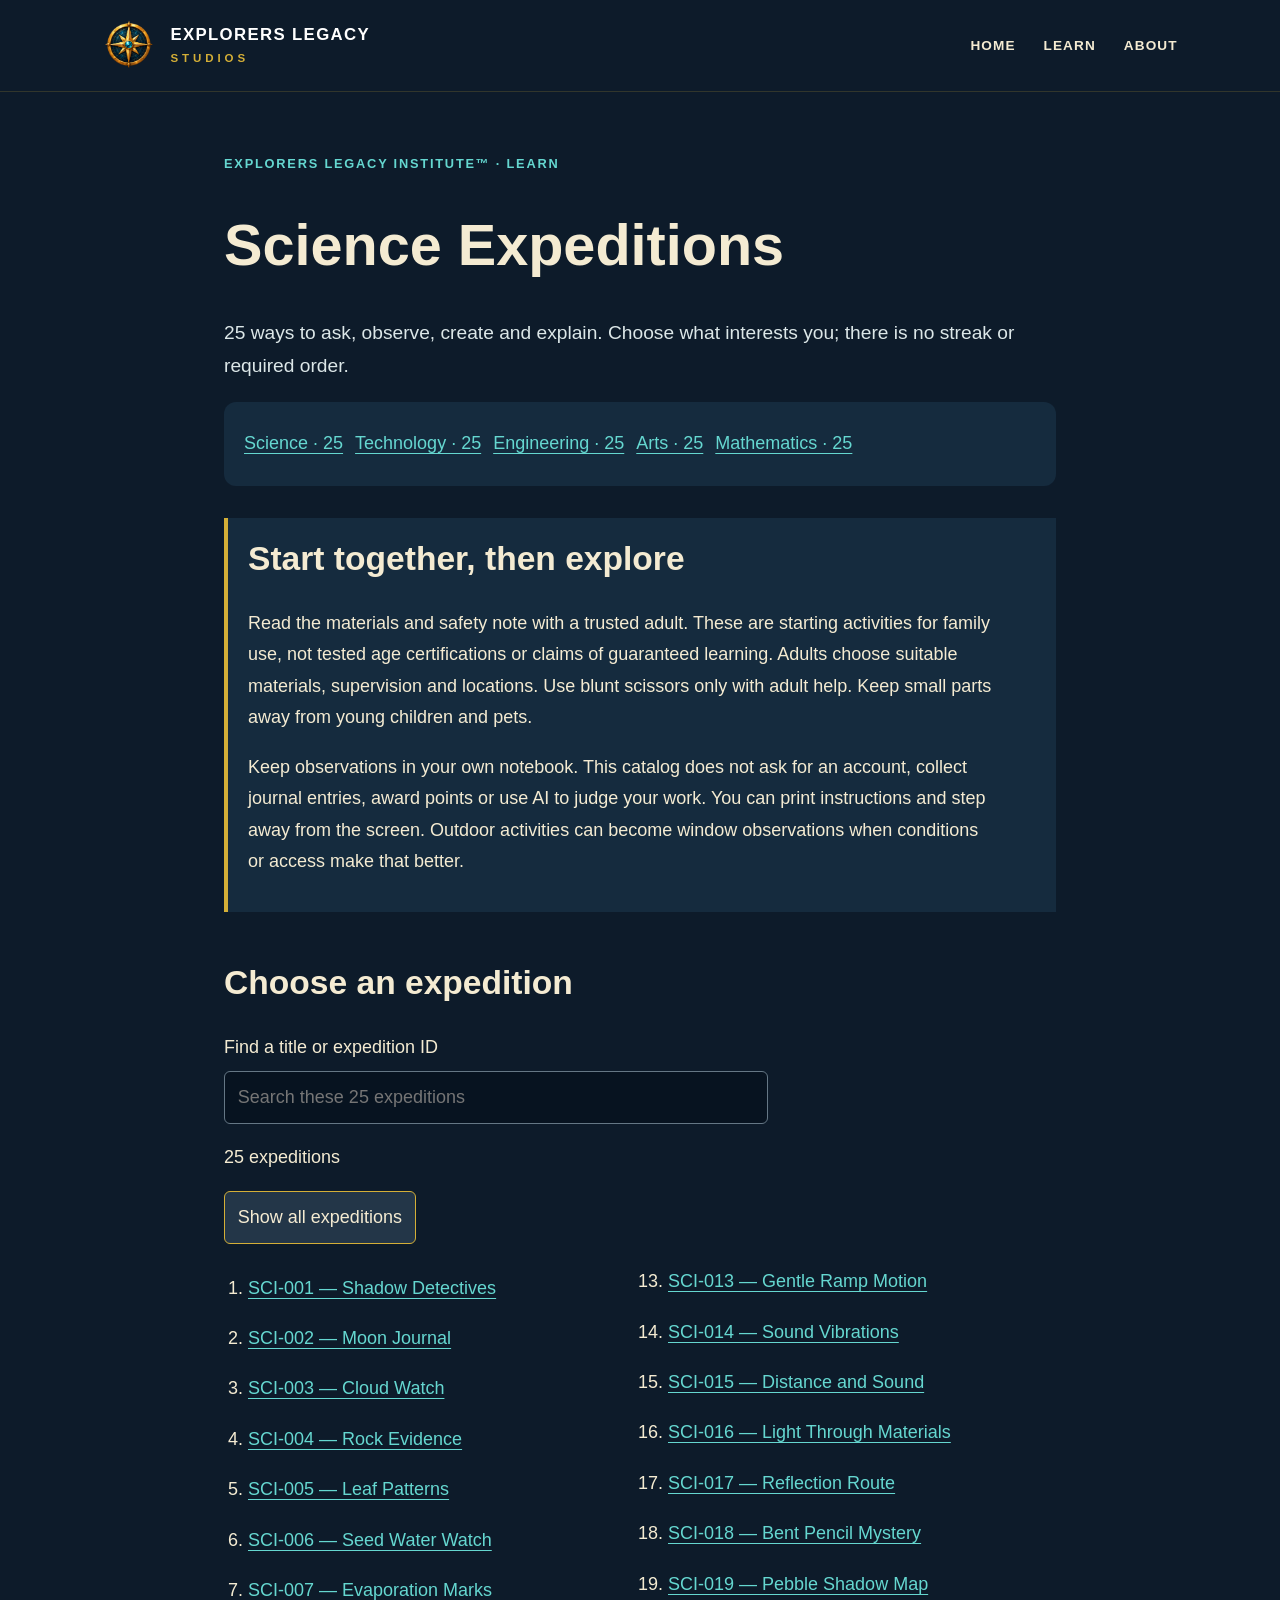
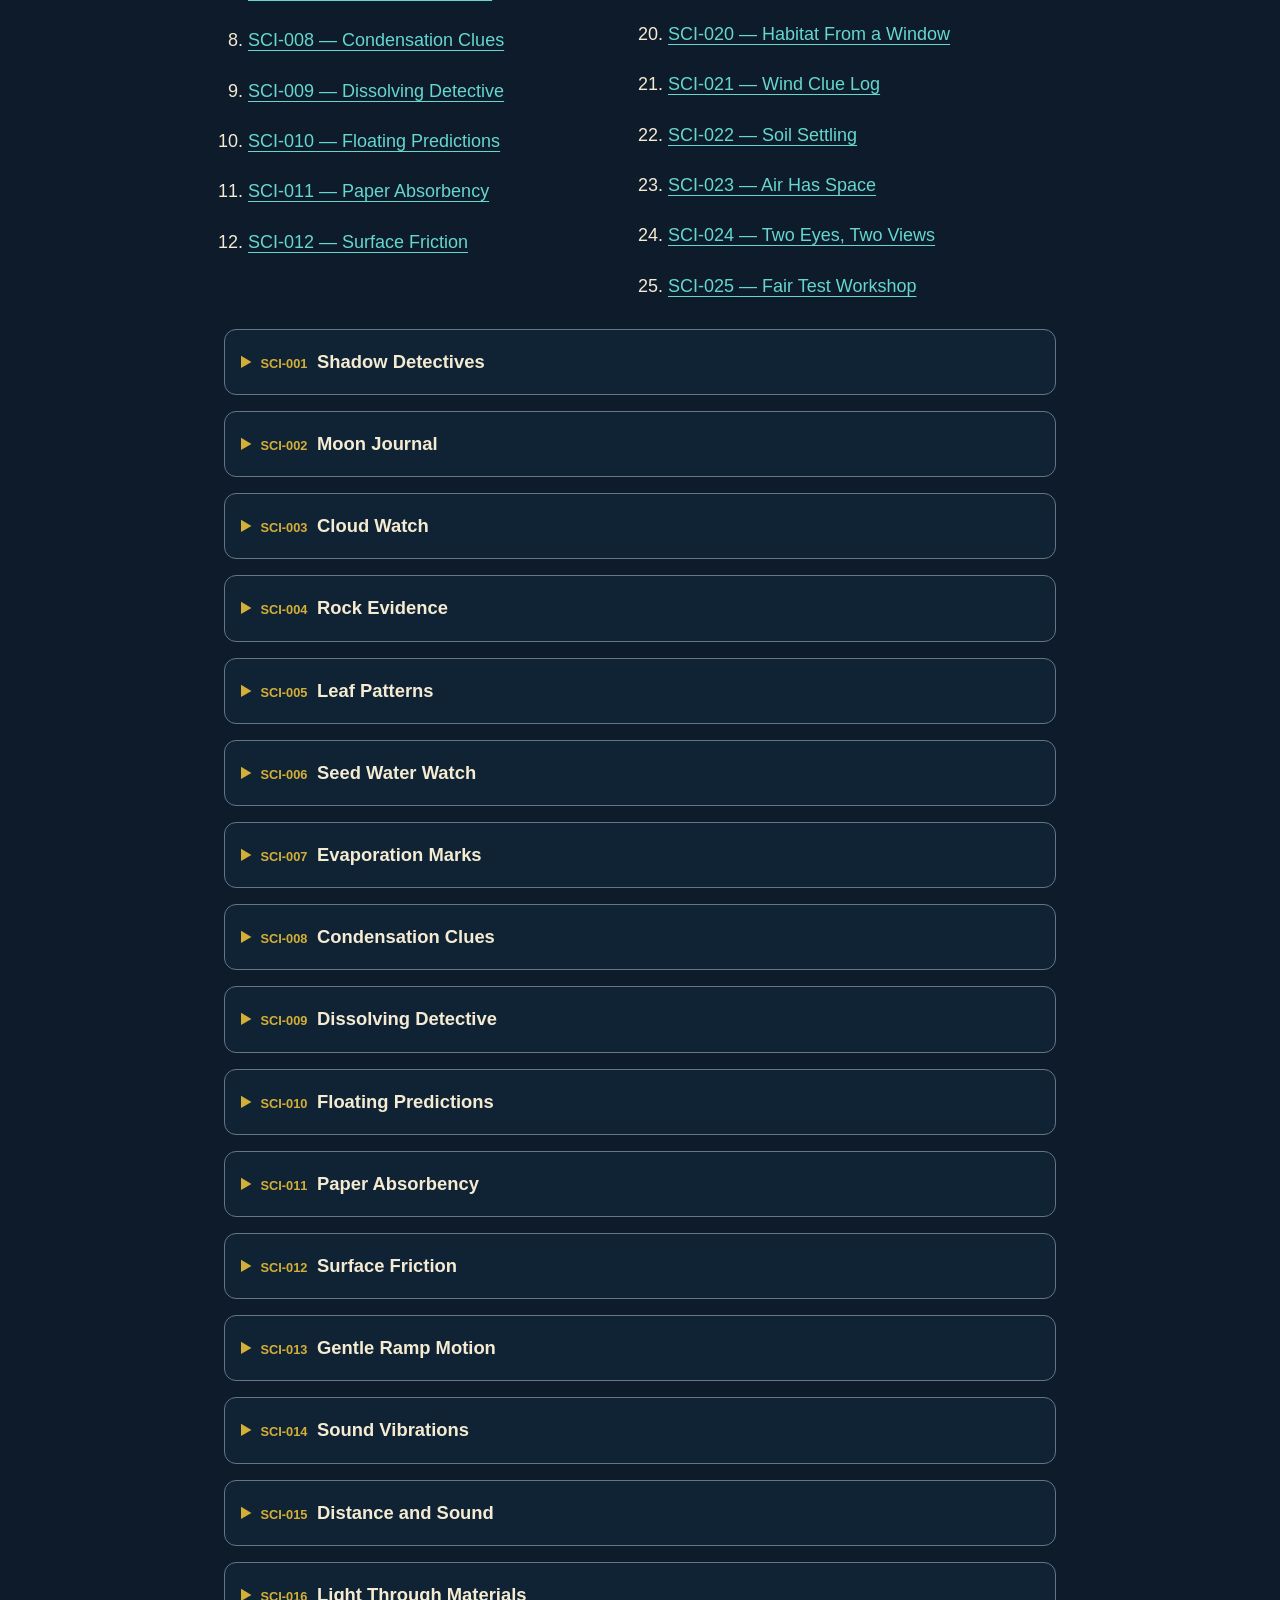
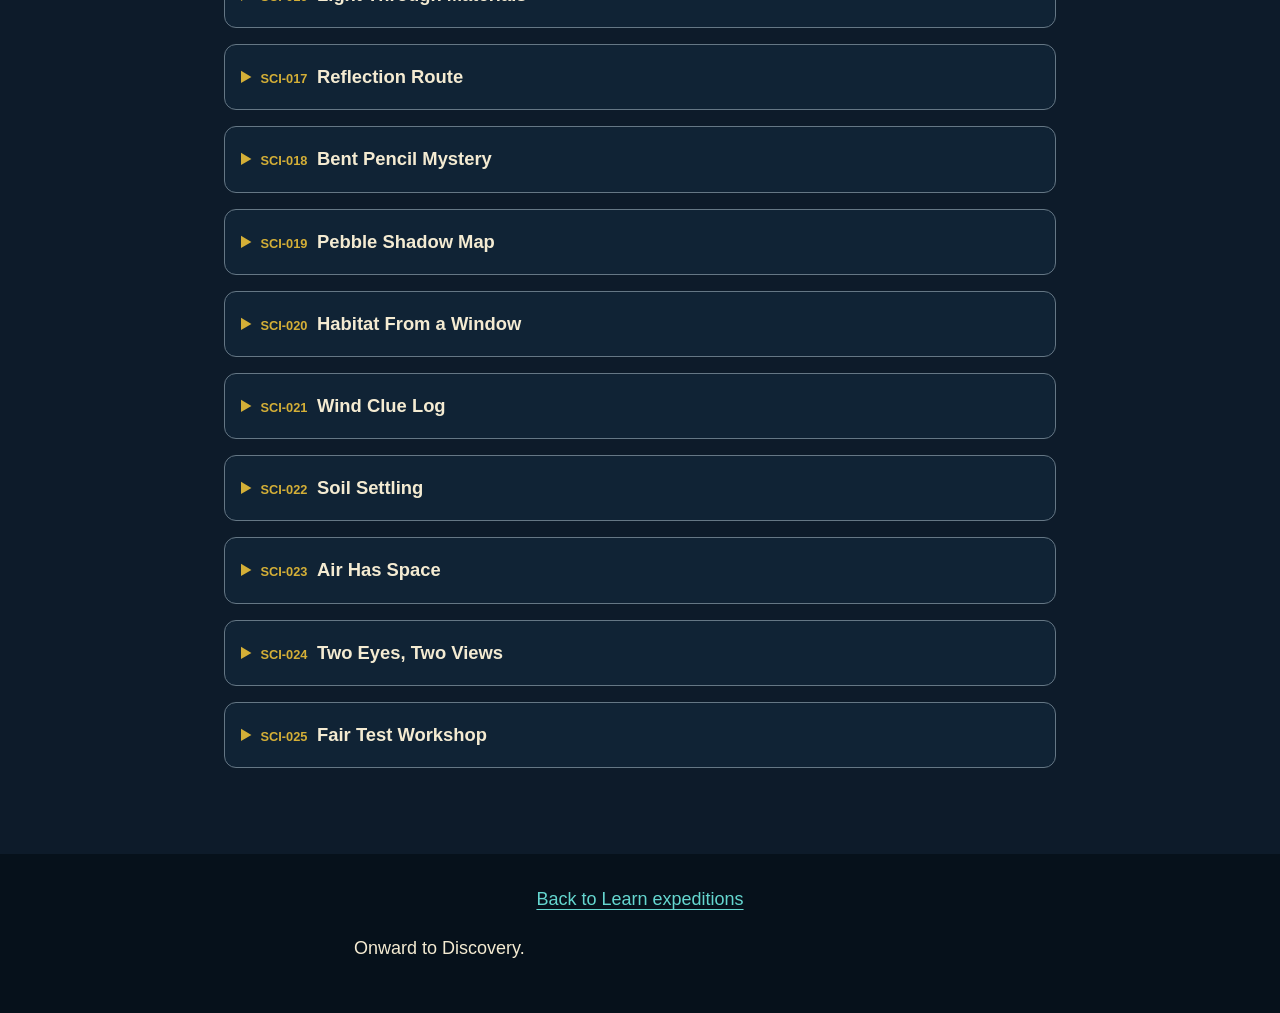
<file: expeditions/science.html>
<!doctype html>
<html lang="en"><head><meta charset="utf-8"><meta name="viewport" content="width=device-width,initial-scale=1">
<title>Science Expeditions | Explorers Legacy Studios™</title><link rel="stylesheet" href="../assets/learn.css"><link rel="stylesheet" href="../assets/expeditions.css">
</head><body><a class="skip-link" href="#main-content">Skip to content</a>
<header class="site-header"><a class="brand" href="../index.html" aria-label="Explorers Legacy Studios Home"><span class="compass-mark"><img src="../assets/images/explorer_compass_circle.png" alt="" width="54" height="54"></span><span class="brand-copy"><span class="brand-name">EXPLORERS LEGACY</span><span class="brand-subtitle">STUDIOS</span></span></a><nav aria-label="Main navigation"><a href="../index.html">Home</a><a href="../learn.html">Learn</a><a href="../about.html">About</a></nav></header>
<main id="main-content" tabindex="-1"><p class="eyebrow">Explorers Legacy Institute™ · Learn</p><h1>Science Expeditions</h1><p class="lede">25 ways to ask, observe, create and explain. Choose what interests you; there is no streak or required order.</p>
<nav class="section-links" aria-label="STEAM expeditions"><a href="science.html" aria-current="page">Science · 25</a><a href="technology.html">Technology · 25</a><a href="engineering.html">Engineering · 25</a><a href="arts.html">Arts · 25</a><a href="mathematics.html">Mathematics · 25</a></nav>
<section class="family-note" aria-label="Family guide"><h2>Start together, then explore</h2><p>Read the materials and safety note with a trusted adult. These are starting activities for family use, not tested age certifications or claims of guaranteed learning. Adults choose suitable materials, supervision and locations. Use blunt scissors only with adult help. Keep small parts away from young children and pets.</p><p>Keep observations in your own notebook. This catalog does not ask for an account, collect journal entries, award points or use AI to judge your work. You can print instructions and step away from the screen. Outdoor activities can become window observations when conditions or access make that better.</p></section>
<section id="catalog-top"><h2>Choose an expedition</h2><div class="expedition-search" hidden><label for="expedition-search">Find a title or expedition ID</label><input id="expedition-search" type="search" placeholder="Search these 25 expeditions"><p id="expedition-count" role="status">25 expeditions</p><button type="button" id="clear-search">Show all expeditions</button></div><ol class="expedition-index"><li><a href="#SCI-001">SCI-001 — Shadow Detectives</a></li><li><a href="#SCI-002">SCI-002 — Moon Journal</a></li><li><a href="#SCI-003">SCI-003 — Cloud Watch</a></li><li><a href="#SCI-004">SCI-004 — Rock Evidence</a></li><li><a href="#SCI-005">SCI-005 — Leaf Patterns</a></li><li><a href="#SCI-006">SCI-006 — Seed Water Watch</a></li><li><a href="#SCI-007">SCI-007 — Evaporation Marks</a></li><li><a href="#SCI-008">SCI-008 — Condensation Clues</a></li><li><a href="#SCI-009">SCI-009 — Dissolving Detective</a></li><li><a href="#SCI-010">SCI-010 — Floating Predictions</a></li><li><a href="#SCI-011">SCI-011 — Paper Absorbency</a></li><li><a href="#SCI-012">SCI-012 — Surface Friction</a></li><li><a href="#SCI-013">SCI-013 — Gentle Ramp Motion</a></li><li><a href="#SCI-014">SCI-014 — Sound Vibrations</a></li><li><a href="#SCI-015">SCI-015 — Distance and Sound</a></li><li><a href="#SCI-016">SCI-016 — Light Through Materials</a></li><li><a href="#SCI-017">SCI-017 — Reflection Route</a></li><li><a href="#SCI-018">SCI-018 — Bent Pencil Mystery</a></li><li><a href="#SCI-019">SCI-019 — Pebble Shadow Map</a></li><li><a href="#SCI-020">SCI-020 — Habitat From a Window</a></li><li><a href="#SCI-021">SCI-021 — Wind Clue Log</a></li><li><a href="#SCI-022">SCI-022 — Soil Settling</a></li><li><a href="#SCI-023">SCI-023 — Air Has Space</a></li><li><a href="#SCI-024">SCI-024 — Two Eyes, Two Views</a></li><li><a href="#SCI-025">SCI-025 — Fair Test Workshop</a></li></ol></section>
<section aria-label="Expedition instructions"><details class="expedition" id="SCI-001" data-title="shadow detectives">
<summary><span class="expedition-id">SCI-001</span><span class="expedition-title">Shadow Detectives</span></summary>
<div class="expedition-body"><p class="expedition-meta">Family activity; adapt together · Three brief observations across one day</p>
<h2>Begin with a question</h2><p class="lede">How does a shadow change during a day?</p>
<h3>Gather</h3><p>Paper, pencil, ruler, a fixed outdoor object visible from a safe spot.</p>
<p class="safety"><strong>Before you begin:</strong> Never look at the Sun or use optical equipment to view it. Stay on safe ground with an adult.</p>
<h3>Predict, explore, revise</h3><ol><li>Sketch the object&#x27;s shadow and record the time without looking at the Sun.</li><li>Return to the same spot twice later and measure its shadow.</li><li>Compare lengths and directions while keeping the object fixed.</li></ol>
<h3>Keep your evidence</h3><p>A table of three times, lengths and sketches.</p>
<h3>Make sense of it</h3><p>Earth&#x27;s rotation changes the Sun&#x27;s apparent position, so a fixed object&#x27;s shadow changes. Clouds can make its edge uncertain.</p>
<h3>Keep wondering</h3><p>How would the results differ on another day?</p>
<p><strong>Share your reasoning:</strong> Explain what you observed, what you think it means, and one thing this activity cannot establish. A surprising result or an honest “I don’t know yet” is useful evidence.</p>
<p class="adaptation"><strong>Make it work for you:</strong> Sketch, dictate to a trusted adult, or describe your evidence instead of writing. A partner can handle materials or measurements. If a step is inaccessible, discuss its prediction and clearly label it untested.</p>
<h3>Explore a reference</h3><p><a href="https://spaceplace.nasa.gov/">NASA Space Place</a> — Further exploration of space, Earth and observation.</p><p class="reference-note">Original ELS activity. This reference offers background or further learning; it does not certify this activity or establish its learning effectiveness. External sites have their own privacy practices; an adult can open the reference or select a printed alternative.</p>
<div class="journal"><h3>Explorer’s paper journal</h3><p>Prediction: ________________________________________</p><p>Observation / measurement: __________________________</p><p>My explanation and its limits: ________________________</p><p>What I would try next: _______________________________</p></div>
<div class="expedition-actions"><a href="#SCI-001">Link to SCI-001</a><button type="button" class="print-expedition" data-expedition="SCI-001" hidden>Print this expedition</button><a href="#catalog-top">Back to expedition list</a></div>
</div></details><details class="expedition" id="SCI-002" data-title="moon journal">
<summary><span class="expedition-id">SCI-002</span><span class="expedition-title">Moon Journal</span></summary>
<div class="expedition-body"><p class="expedition-meta">Family activity; adapt together · Five evenings; about 10 minutes each</p>
<h2>Begin with a question</h2><p class="lede">Does the Moon look the same every evening?</p>
<h3>Gather</h3><p>Notebook, pencil, safe window or outdoor view.</p>
<p class="safety"><strong>Before you begin:</strong> Observe from a safe place with an adult; do not walk in the dark while looking upward.</p>
<h3>Predict, explore, revise</h3><ol><li>Record the date, time and a sketch of the Moon when visible.</li><li>Repeat on five evenings; write not visible when clouds or timing prevent a sighting.</li><li>Compare the lit shapes without inventing missing observations.</li></ol>
<h3>Keep your evidence</h3><p>Five dated entries including gaps.</p>
<h3>Make sense of it</h3><p>The Moon&#x27;s phases reflect changing views of its sunlit half. A cloudy night is missing evidence, not a new phase.</p>
<h3>Keep wondering</h3><p>What would a longer observation period reveal?</p>
<p><strong>Share your reasoning:</strong> Explain what you observed, what you think it means, and one thing this activity cannot establish. A surprising result or an honest “I don’t know yet” is useful evidence.</p>
<p class="adaptation"><strong>Make it work for you:</strong> Sketch, dictate to a trusted adult, or describe your evidence instead of writing. A partner can handle materials or measurements. If a step is inaccessible, discuss its prediction and clearly label it untested.</p>
<h3>Explore a reference</h3><p><a href="https://spaceplace.nasa.gov/">NASA Space Place</a> — Further exploration of space, Earth and observation.</p><p class="reference-note">Original ELS activity. This reference offers background or further learning; it does not certify this activity or establish its learning effectiveness. External sites have their own privacy practices; an adult can open the reference or select a printed alternative.</p>
<div class="journal"><h3>Explorer’s paper journal</h3><p>Prediction: ________________________________________</p><p>Observation / measurement: __________________________</p><p>My explanation and its limits: ________________________</p><p>What I would try next: _______________________________</p></div>
<div class="expedition-actions"><a href="#SCI-002">Link to SCI-002</a><button type="button" class="print-expedition" data-expedition="SCI-002" hidden>Print this expedition</button><a href="#catalog-top">Back to expedition list</a></div>
</div></details><details class="expedition" id="SCI-003" data-title="cloud watch">
<summary><span class="expedition-id">SCI-003</span><span class="expedition-title">Cloud Watch</span></summary>
<div class="expedition-body"><p class="expedition-meta">Family activity; adapt together · About 20–40 minutes; pause whenever useful</p>
<h2>Begin with a question</h2><p class="lede">How much does the sky change in fifteen minutes?</p>
<h3>Gather</h3><p>Notebook, timer, window view.</p>
<p class="safety"><strong>Before you begin:</strong> Stay indoors during storms; never look directly at the Sun.</p>
<h3>Predict, explore, revise</h3><ol><li>Draw the visible sky using a window frame as your boundary.</li><li>Repeat after five and fifteen minutes.</li><li>Describe changes in cloud coverage, shape and movement.</li></ol>
<h3>Keep your evidence</h3><p>Three labeled sketches and one question.</p>
<h3>Make sense of it</h3><p>Clouds can move and change shape; a short view cannot establish a long-term weather pattern.</p>
<h3>Keep wondering</h3><p>Would observers facing another direction report the same sky?</p>
<p><strong>Share your reasoning:</strong> Explain what you observed, what you think it means, and one thing this activity cannot establish. A surprising result or an honest “I don’t know yet” is useful evidence.</p>
<p class="adaptation"><strong>Make it work for you:</strong> Sketch, dictate to a trusted adult, or describe your evidence instead of writing. A partner can handle materials or measurements. If a step is inaccessible, discuss its prediction and clearly label it untested.</p>
<h3>Explore a reference</h3><p><a href="https://spaceplace.nasa.gov/">NASA Space Place</a> — Further exploration of space, Earth and observation.</p><p class="reference-note">Original ELS activity. This reference offers background or further learning; it does not certify this activity or establish its learning effectiveness. External sites have their own privacy practices; an adult can open the reference or select a printed alternative.</p>
<div class="journal"><h3>Explorer’s paper journal</h3><p>Prediction: ________________________________________</p><p>Observation / measurement: __________________________</p><p>My explanation and its limits: ________________________</p><p>What I would try next: _______________________________</p></div>
<div class="expedition-actions"><a href="#SCI-003">Link to SCI-003</a><button type="button" class="print-expedition" data-expedition="SCI-003" hidden>Print this expedition</button><a href="#catalog-top">Back to expedition list</a></div>
</div></details><details class="expedition" id="SCI-004" data-title="rock evidence">
<summary><span class="expedition-id">SCI-004</span><span class="expedition-title">Rock Evidence</span></summary>
<div class="expedition-body"><p class="expedition-meta">Family activity; adapt together · About 20–40 minutes; pause whenever useful</p>
<h2>Begin with a question</h2><p class="lede">Can visible features help us sort rocks without naming them?</p>
<h3>Gather</h3><p>Three clean stones, paper, pencil.</p>
<p class="safety"><strong>Before you begin:</strong> Use clean stones already collected with permission; do not break, taste or collect from protected places.</p>
<h3>Predict, explore, revise</h3><ol><li>Sketch each stone and describe color, texture and visible layers.</li><li>Sort them using one stated rule.</li><li>Ask a partner to apply your rule, then refine it if necessary.</li></ol>
<h3>Keep your evidence</h3><p>A labeled sorting key and a record of disagreements.</p>
<h3>Make sense of it</h3><p>A classification is useful when another observer can apply it. Appearance alone may not identify a rock reliably.</p>
<h3>Keep wondering</h3><p>Which feature would need a closer observation?</p>
<p><strong>Share your reasoning:</strong> Explain what you observed, what you think it means, and one thing this activity cannot establish. A surprising result or an honest “I don’t know yet” is useful evidence.</p>
<p class="adaptation"><strong>Make it work for you:</strong> Sketch, dictate to a trusted adult, or describe your evidence instead of writing. A partner can handle materials or measurements. If a step is inaccessible, discuss its prediction and clearly label it untested.</p>
<h3>Explore a reference</h3><p><a href="https://www.exploratorium.edu/snacks">Exploratorium Science Snacks</a> — Further hands-on exploration of physical and natural phenomena.</p><p class="reference-note">Original ELS activity. This reference offers background or further learning; it does not certify this activity or establish its learning effectiveness. External sites have their own privacy practices; an adult can open the reference or select a printed alternative.</p>
<div class="journal"><h3>Explorer’s paper journal</h3><p>Prediction: ________________________________________</p><p>Observation / measurement: __________________________</p><p>My explanation and its limits: ________________________</p><p>What I would try next: _______________________________</p></div>
<div class="expedition-actions"><a href="#SCI-004">Link to SCI-004</a><button type="button" class="print-expedition" data-expedition="SCI-004" hidden>Print this expedition</button><a href="#catalog-top">Back to expedition list</a></div>
</div></details><details class="expedition" id="SCI-005" data-title="leaf patterns">
<summary><span class="expedition-id">SCI-005</span><span class="expedition-title">Leaf Patterns</span></summary>
<div class="expedition-body"><p class="expedition-meta">Family activity; adapt together · About 20–40 minutes; pause whenever useful</p>
<h2>Begin with a question</h2><p class="lede">What similarities and differences can we observe in fallen leaves?</p>
<h3>Gather</h3><p>Fallen leaves or drawings, paper, pencil.</p>
<p class="safety"><strong>Before you begin:</strong> Use known safe fallen leaves with adult help; avoid unknown plants and wash hands.</p>
<h3>Predict, explore, revise</h3><ol><li>Choose three leaves and draw their outlines and veins.</li><li>Compare length, edges and vein patterns using the same descriptors.</li><li>Group them and explain one leaf that is difficult to place.</li></ol>
<h3>Keep your evidence</h3><p>Three drawings and a grouping explanation.</p>
<h3>Make sense of it</h3><p>Careful descriptions separate observations from guesses about plant identity.</p>
<h3>Keep wondering</h3><p>Would your grouping work for three new leaves?</p>
<p><strong>Share your reasoning:</strong> Explain what you observed, what you think it means, and one thing this activity cannot establish. A surprising result or an honest “I don’t know yet” is useful evidence.</p>
<p class="adaptation"><strong>Make it work for you:</strong> Sketch, dictate to a trusted adult, or describe your evidence instead of writing. A partner can handle materials or measurements. If a step is inaccessible, discuss its prediction and clearly label it untested.</p>
<h3>Explore a reference</h3><p><a href="https://www.exploratorium.edu/snacks">Exploratorium Science Snacks</a> — Further hands-on exploration of physical and natural phenomena.</p><p class="reference-note">Original ELS activity. This reference offers background or further learning; it does not certify this activity or establish its learning effectiveness. External sites have their own privacy practices; an adult can open the reference or select a printed alternative.</p>
<div class="journal"><h3>Explorer’s paper journal</h3><p>Prediction: ________________________________________</p><p>Observation / measurement: __________________________</p><p>My explanation and its limits: ________________________</p><p>What I would try next: _______________________________</p></div>
<div class="expedition-actions"><a href="#SCI-005">Link to SCI-005</a><button type="button" class="print-expedition" data-expedition="SCI-005" hidden>Print this expedition</button><a href="#catalog-top">Back to expedition list</a></div>
</div></details><details class="expedition" id="SCI-006" data-title="seed water watch">
<summary><span class="expedition-id">SCI-006</span><span class="expedition-title">Seed Water Watch</span></summary>
<div class="expedition-body"><p class="expedition-meta">Family activity; adapt together · Five days; about 10 minutes each</p>
<h2>Begin with a question</h2><p class="lede">How does access to water affect a seed&#x27;s early growth?</p>
<h3>Gather</h3><p>Two clear containers, paper towels, large bean seeds, water.</p>
<p class="safety"><strong>Before you begin:</strong> Do not eat experimental seeds. Adults discard any moldy material without opening it near faces; wash hands.</p>
<h3>Predict, explore, revise</h3><ol><li>An adult sets up equal seeds on two towels, moistening only one.</li><li>Keep both in the same location and sketch daily for five days.</li><li>Compare changes and note any seeds that did not behave alike.</li></ol>
<h3>Keep your evidence</h3><p>Daily drawings with water conditions labeled.</p>
<h3>Make sense of it</h3><p>Seeds need suitable conditions to germinate; one small trial cannot tell us what every seed will do.</p>
<h3>Keep wondering</h3><p>What would you keep constant in a repeat trial?</p>
<p><strong>Share your reasoning:</strong> Explain what you observed, what you think it means, and one thing this activity cannot establish. A surprising result or an honest “I don’t know yet” is useful evidence.</p>
<p class="adaptation"><strong>Make it work for you:</strong> Sketch, dictate to a trusted adult, or describe your evidence instead of writing. A partner can handle materials or measurements. If a step is inaccessible, discuss its prediction and clearly label it untested.</p>
<h3>Explore a reference</h3><p><a href="https://www.exploratorium.edu/snacks">Exploratorium Science Snacks</a> — Further hands-on exploration of physical and natural phenomena.</p><p class="reference-note">Original ELS activity. This reference offers background or further learning; it does not certify this activity or establish its learning effectiveness. External sites have their own privacy practices; an adult can open the reference or select a printed alternative.</p>
<div class="journal"><h3>Explorer’s paper journal</h3><p>Prediction: ________________________________________</p><p>Observation / measurement: __________________________</p><p>My explanation and its limits: ________________________</p><p>What I would try next: _______________________________</p></div>
<div class="expedition-actions"><a href="#SCI-006">Link to SCI-006</a><button type="button" class="print-expedition" data-expedition="SCI-006" hidden>Print this expedition</button><a href="#catalog-top">Back to expedition list</a></div>
</div></details><details class="expedition" id="SCI-007" data-title="evaporation marks">
<summary><span class="expedition-id">SCI-007</span><span class="expedition-title">Evaporation Marks</span></summary>
<div class="expedition-body"><p class="expedition-meta">Family activity; adapt together · Several days; about 5 minutes each</p>
<h2>Begin with a question</h2><p class="lede">Where does water in an uncovered cup go?</p>
<h3>Gather</h3><p>Two identical unbreakable cups, water, paper cover, pencil.</p>
<p class="safety"><strong>Before you begin:</strong> Keep cups away from electronics and pets; do not drink the experiment water.</p>
<h3>Predict, explore, revise</h3><ol><li>Add equal water amounts and mark each starting level.</li><li>Cover one cup loosely with paper and leave the other open in the same safe place.</li><li>Compare levels daily for several days.</li></ol>
<h3>Keep your evidence</h3><p>Starting and later water-level sketches.</p>
<h3>Make sense of it</h3><p>Liquid water can enter the air as water vapor. A cover can change air movement, but spills or different temperatures can also affect results.</p>
<h3>Keep wondering</h3><p>How could you distinguish a spill from evaporation?</p>
<p><strong>Share your reasoning:</strong> Explain what you observed, what you think it means, and one thing this activity cannot establish. A surprising result or an honest “I don’t know yet” is useful evidence.</p>
<p class="adaptation"><strong>Make it work for you:</strong> Sketch, dictate to a trusted adult, or describe your evidence instead of writing. A partner can handle materials or measurements. If a step is inaccessible, discuss its prediction and clearly label it untested.</p>
<h3>Explore a reference</h3><p><a href="https://www.exploratorium.edu/snacks">Exploratorium Science Snacks</a> — Further hands-on exploration of physical and natural phenomena.</p><p class="reference-note">Original ELS activity. This reference offers background or further learning; it does not certify this activity or establish its learning effectiveness. External sites have their own privacy practices; an adult can open the reference or select a printed alternative.</p>
<div class="journal"><h3>Explorer’s paper journal</h3><p>Prediction: ________________________________________</p><p>Observation / measurement: __________________________</p><p>My explanation and its limits: ________________________</p><p>What I would try next: _______________________________</p></div>
<div class="expedition-actions"><a href="#SCI-007">Link to SCI-007</a><button type="button" class="print-expedition" data-expedition="SCI-007" hidden>Print this expedition</button><a href="#catalog-top">Back to expedition list</a></div>
</div></details><details class="expedition" id="SCI-008" data-title="condensation clues">
<summary><span class="expedition-id">SCI-008</span><span class="expedition-title">Condensation Clues</span></summary>
<div class="expedition-body"><p class="expedition-meta">Family activity; adapt together · About 20–40 minutes; pause whenever useful</p>
<h2>Begin with a question</h2><p class="lede">Where do droplets outside a cold cup come from?</p>
<h3>Gather</h3><p>Two unbreakable cups, cool water, room-temperature water, cloth.</p>
<p class="safety"><strong>Before you begin:</strong> An adult handles cold water; wipe spills promptly and keep away from electronics.</p>
<h3>Predict, explore, revise</h3><ol><li>Dry both cups and fill one with cool water and one with room-temperature water.</li><li>Watch the outsides without splashing.</li><li>Record where droplets appear and compare with your prediction.</li></ol>
<h3>Keep your evidence</h3><p>Drawings of both cup surfaces and room conditions.</p>
<h3>Make sense of it</h3><p>Water vapor in the surrounding air can condense on a sufficiently cold surface; visible droplets depend on conditions.</p>
<h3>Keep wondering</h3><p>Would the result change in drier air?</p>
<p><strong>Share your reasoning:</strong> Explain what you observed, what you think it means, and one thing this activity cannot establish. A surprising result or an honest “I don’t know yet” is useful evidence.</p>
<p class="adaptation"><strong>Make it work for you:</strong> Sketch, dictate to a trusted adult, or describe your evidence instead of writing. A partner can handle materials or measurements. If a step is inaccessible, discuss its prediction and clearly label it untested.</p>
<h3>Explore a reference</h3><p><a href="https://www.exploratorium.edu/snacks">Exploratorium Science Snacks</a> — Further hands-on exploration of physical and natural phenomena.</p><p class="reference-note">Original ELS activity. This reference offers background or further learning; it does not certify this activity or establish its learning effectiveness. External sites have their own privacy practices; an adult can open the reference or select a printed alternative.</p>
<div class="journal"><h3>Explorer’s paper journal</h3><p>Prediction: ________________________________________</p><p>Observation / measurement: __________________________</p><p>My explanation and its limits: ________________________</p><p>What I would try next: _______________________________</p></div>
<div class="expedition-actions"><a href="#SCI-008">Link to SCI-008</a><button type="button" class="print-expedition" data-expedition="SCI-008" hidden>Print this expedition</button><a href="#catalog-top">Back to expedition list</a></div>
</div></details><details class="expedition" id="SCI-009" data-title="dissolving detective">
<summary><span class="expedition-id">SCI-009</span><span class="expedition-title">Dissolving Detective</span></summary>
<div class="expedition-body"><p class="expedition-meta">Family activity; adapt together · About 20–40 minutes; pause whenever useful</p>
<h2>Begin with a question</h2><p class="lede">Does stirring change how quickly salt seems to disappear?</p>
<h3>Gather</h3><p>Two clear cups, room-temperature water, salt, spoons, timer.</p>
<p class="safety"><strong>Before you begin:</strong> Use small kitchen quantities with adult supervision; do not taste experimental mixtures.</p>
<h3>Predict, explore, revise</h3><ol><li>Use equal water and salt amounts in both cups.</li><li>Stir one at a steady pace and leave the other still.</li><li>Record visible grains at equal time intervals.</li></ol>
<h3>Keep your evidence</h3><p>A time table using visible grains as the observation rule.</p>
<h3>Make sense of it</h3><p>Dissolving disperses salt in water; disappearing from sight does not mean the salt ceases to exist.</p>
<h3>Keep wondering</h3><p>What could make the comparison unfair?</p>
<p><strong>Share your reasoning:</strong> Explain what you observed, what you think it means, and one thing this activity cannot establish. A surprising result or an honest “I don’t know yet” is useful evidence.</p>
<p class="adaptation"><strong>Make it work for you:</strong> Sketch, dictate to a trusted adult, or describe your evidence instead of writing. A partner can handle materials or measurements. If a step is inaccessible, discuss its prediction and clearly label it untested.</p>
<h3>Explore a reference</h3><p><a href="https://www.exploratorium.edu/snacks">Exploratorium Science Snacks</a> — Further hands-on exploration of physical and natural phenomena.</p><p class="reference-note">Original ELS activity. This reference offers background or further learning; it does not certify this activity or establish its learning effectiveness. External sites have their own privacy practices; an adult can open the reference or select a printed alternative.</p>
<div class="journal"><h3>Explorer’s paper journal</h3><p>Prediction: ________________________________________</p><p>Observation / measurement: __________________________</p><p>My explanation and its limits: ________________________</p><p>What I would try next: _______________________________</p></div>
<div class="expedition-actions"><a href="#SCI-009">Link to SCI-009</a><button type="button" class="print-expedition" data-expedition="SCI-009" hidden>Print this expedition</button><a href="#catalog-top">Back to expedition list</a></div>
</div></details><details class="expedition" id="SCI-010" data-title="floating predictions">
<summary><span class="expedition-id">SCI-010</span><span class="expedition-title">Floating Predictions</span></summary>
<div class="expedition-body"><p class="expedition-meta">Family activity; adapt together · About 20–40 minutes; pause whenever useful</p>
<h2>Begin with a question</h2><p class="lede">Can size alone predict whether an object floats?</p>
<h3>Gather</h3><p>Bowl, shallow water, three waterproof household objects.</p>
<p class="safety"><strong>Before you begin:</strong> An adult chooses objects too large to swallow; keep water away from devices and empty the bowl afterward.</p>
<h3>Predict, explore, revise</h3><ol><li>Predict which objects will float and explain your reasoning.</li><li>Place each gently in shallow water and record the result.</li><li>Compare a prediction that worked with one that needs revising.</li></ol>
<h3>Keep your evidence</h3><p>A prediction-and-result table.</p>
<h3>Make sense of it</h3><p>Floating depends on the object&#x27;s average density and the fluid, not simply how large it looks.</p>
<h3>Keep wondering</h3><p>Could the same material behave differently if its shape changed?</p>
<p><strong>Share your reasoning:</strong> Explain what you observed, what you think it means, and one thing this activity cannot establish. A surprising result or an honest “I don’t know yet” is useful evidence.</p>
<p class="adaptation"><strong>Make it work for you:</strong> Sketch, dictate to a trusted adult, or describe your evidence instead of writing. A partner can handle materials or measurements. If a step is inaccessible, discuss its prediction and clearly label it untested.</p>
<h3>Explore a reference</h3><p><a href="https://www.exploratorium.edu/snacks">Exploratorium Science Snacks</a> — Further hands-on exploration of physical and natural phenomena.</p><p class="reference-note">Original ELS activity. This reference offers background or further learning; it does not certify this activity or establish its learning effectiveness. External sites have their own privacy practices; an adult can open the reference or select a printed alternative.</p>
<div class="journal"><h3>Explorer’s paper journal</h3><p>Prediction: ________________________________________</p><p>Observation / measurement: __________________________</p><p>My explanation and its limits: ________________________</p><p>What I would try next: _______________________________</p></div>
<div class="expedition-actions"><a href="#SCI-010">Link to SCI-010</a><button type="button" class="print-expedition" data-expedition="SCI-010" hidden>Print this expedition</button><a href="#catalog-top">Back to expedition list</a></div>
</div></details><details class="expedition" id="SCI-011" data-title="paper absorbency">
<summary><span class="expedition-id">SCI-011</span><span class="expedition-title">Paper Absorbency</span></summary>
<div class="expedition-body"><p class="expedition-meta">Family activity; adapt together · About 20–40 minutes; pause whenever useful</p>
<h2>Begin with a question</h2><p class="lede">Which paper carries water farther in the same time?</p>
<h3>Gather</h3><p>Paper towel, writing paper, tissue, shallow tray, ruler.</p>
<p class="safety"><strong>Before you begin:</strong> Work over a tray; keep wet paper away from electrical equipment.</p>
<h3>Predict, explore, revise</h3><ol><li>An adult prepares equal-width strips of each paper.</li><li>Dip equal lengths into shallow water at the same time.</li><li>Measure the wet region after one minute and repeat with fresh strips.</li></ol>
<h3>Keep your evidence</h3><p>Two trials with material names and wet lengths.</p>
<h3>Make sense of it</h3><p>Water can move through spaces in paper. Thickness, coatings and fiber structure can affect the result.</p>
<h3>Keep wondering</h3><p>Would measuring water held give the same ranking?</p>
<p><strong>Share your reasoning:</strong> Explain what you observed, what you think it means, and one thing this activity cannot establish. A surprising result or an honest “I don’t know yet” is useful evidence.</p>
<p class="adaptation"><strong>Make it work for you:</strong> Sketch, dictate to a trusted adult, or describe your evidence instead of writing. A partner can handle materials or measurements. If a step is inaccessible, discuss its prediction and clearly label it untested.</p>
<h3>Explore a reference</h3><p><a href="https://www.exploratorium.edu/snacks">Exploratorium Science Snacks</a> — Further hands-on exploration of physical and natural phenomena.</p><p class="reference-note">Original ELS activity. This reference offers background or further learning; it does not certify this activity or establish its learning effectiveness. External sites have their own privacy practices; an adult can open the reference or select a printed alternative.</p>
<div class="journal"><h3>Explorer’s paper journal</h3><p>Prediction: ________________________________________</p><p>Observation / measurement: __________________________</p><p>My explanation and its limits: ________________________</p><p>What I would try next: _______________________________</p></div>
<div class="expedition-actions"><a href="#SCI-011">Link to SCI-011</a><button type="button" class="print-expedition" data-expedition="SCI-011" hidden>Print this expedition</button><a href="#catalog-top">Back to expedition list</a></div>
</div></details><details class="expedition" id="SCI-012" data-title="surface friction">
<summary><span class="expedition-id">SCI-012</span><span class="expedition-title">Surface Friction</span></summary>
<div class="expedition-body"><p class="expedition-meta">Family activity; adapt together · About 20–40 minutes; pause whenever useful</p>
<h2>Begin with a question</h2><p class="lede">How do surfaces change a toy&#x27;s sliding distance?</p>
<h3>Gather</h3><p>Low cardboard ramp, block, cloth, smooth paper, ruler.</p>
<p class="safety"><strong>Before you begin:</strong> Use a low floor-level ramp, a soft block and a clear landing area.</p>
<h3>Predict, explore, revise</h3><ol><li>Release the block from the same marked ramp position onto smooth paper.</li><li>Repeat three times, then replace the landing surface with cloth.</li><li>Measure each stopping distance without pushing the block.</li></ol>
<h3>Keep your evidence</h3><p>Six distances and a comparison of their spread.</p>
<h3>Make sense of it</h3><p>Contact between surfaces can resist motion. Repeated measurements help separate a pattern from a single unusual run.</p>
<h3>Keep wondering</h3><p>What other variable could alter stopping distance?</p>
<p><strong>Share your reasoning:</strong> Explain what you observed, what you think it means, and one thing this activity cannot establish. A surprising result or an honest “I don’t know yet” is useful evidence.</p>
<p class="adaptation"><strong>Make it work for you:</strong> Sketch, dictate to a trusted adult, or describe your evidence instead of writing. A partner can handle materials or measurements. If a step is inaccessible, discuss its prediction and clearly label it untested.</p>
<h3>Explore a reference</h3><p><a href="https://www.exploratorium.edu/snacks">Exploratorium Science Snacks</a> — Further hands-on exploration of physical and natural phenomena.</p><p class="reference-note">Original ELS activity. This reference offers background or further learning; it does not certify this activity or establish its learning effectiveness. External sites have their own privacy practices; an adult can open the reference or select a printed alternative.</p>
<div class="journal"><h3>Explorer’s paper journal</h3><p>Prediction: ________________________________________</p><p>Observation / measurement: __________________________</p><p>My explanation and its limits: ________________________</p><p>What I would try next: _______________________________</p></div>
<div class="expedition-actions"><a href="#SCI-012">Link to SCI-012</a><button type="button" class="print-expedition" data-expedition="SCI-012" hidden>Print this expedition</button><a href="#catalog-top">Back to expedition list</a></div>
</div></details><details class="expedition" id="SCI-013" data-title="gentle ramp motion">
<summary><span class="expedition-id">SCI-013</span><span class="expedition-title">Gentle Ramp Motion</span></summary>
<div class="expedition-body"><p class="expedition-meta">Family activity; adapt together · About 20–40 minutes; pause whenever useful</p>
<h2>Begin with a question</h2><p class="lede">How does a low ramp&#x27;s height affect travel?</p>
<h3>Gather</h3><p>Cardboard ramp, large toy car, books, ruler.</p>
<p class="safety"><strong>Before you begin:</strong> Keep the ramp on the floor, below knee height, and clear the path.</p>
<h3>Predict, explore, revise</h3><ol><li>Release the car without pushing from a marked point on a low ramp.</li><li>Repeat three times and measure travel beyond the ramp.</li><li>Raise the ramp slightly and repeat on the same surface.</li></ol>
<h3>Keep your evidence</h3><p>Two sets of distances and a description of the change.</p>
<h3>Make sense of it</h3><p>Changing height changes the energy available to motion; wheels and floor friction also affect travel.</p>
<h3>Keep wondering</h3><p>Would a different car produce the same distances?</p>
<p><strong>Share your reasoning:</strong> Explain what you observed, what you think it means, and one thing this activity cannot establish. A surprising result or an honest “I don’t know yet” is useful evidence.</p>
<p class="adaptation"><strong>Make it work for you:</strong> Sketch, dictate to a trusted adult, or describe your evidence instead of writing. A partner can handle materials or measurements. If a step is inaccessible, discuss its prediction and clearly label it untested.</p>
<h3>Explore a reference</h3><p><a href="https://www.exploratorium.edu/snacks">Exploratorium Science Snacks</a> — Further hands-on exploration of physical and natural phenomena.</p><p class="reference-note">Original ELS activity. This reference offers background or further learning; it does not certify this activity or establish its learning effectiveness. External sites have their own privacy practices; an adult can open the reference or select a printed alternative.</p>
<div class="journal"><h3>Explorer’s paper journal</h3><p>Prediction: ________________________________________</p><p>Observation / measurement: __________________________</p><p>My explanation and its limits: ________________________</p><p>What I would try next: _______________________________</p></div>
<div class="expedition-actions"><a href="#SCI-013">Link to SCI-013</a><button type="button" class="print-expedition" data-expedition="SCI-013" hidden>Print this expedition</button><a href="#catalog-top">Back to expedition list</a></div>
</div></details><details class="expedition" id="SCI-014" data-title="sound vibrations">
<summary><span class="expedition-id">SCI-014</span><span class="expedition-title">Sound Vibrations</span></summary>
<div class="expedition-body"><p class="expedition-meta">Family activity; adapt together · About 20–40 minutes; pause whenever useful</p>
<h2>Begin with a question</h2><p class="lede">Can we see something vibrate while hearing it?</p>
<h3>Gather</h3><p>Plastic ruler, stable table, paper.</p>
<p class="safety"><strong>Before you begin:</strong> Use an uncracked flexible ruler and gentle motion; keep faces away and sound comfortable.</p>
<h3>Predict, explore, revise</h3><ol><li>Hold most of the ruler firmly on the table with a short end overhanging.</li><li>Gently pluck the free end and watch its motion.</li><li>Try a different overhang and describe the sound without claiming an exact frequency.</li></ol>
<h3>Keep your evidence</h3><p>Drawings of two setups and descriptive sound notes.</p>
<h3>Make sense of it</h3><p>Vibrations can produce sound. Changing the free length changes how the ruler vibrates.</p>
<h3>Keep wondering</h3><p>What would you need to measure pitch precisely?</p>
<p><strong>Share your reasoning:</strong> Explain what you observed, what you think it means, and one thing this activity cannot establish. A surprising result or an honest “I don’t know yet” is useful evidence.</p>
<p class="adaptation"><strong>Make it work for you:</strong> Sketch, dictate to a trusted adult, or describe your evidence instead of writing. A partner can handle materials or measurements. If a step is inaccessible, discuss its prediction and clearly label it untested.</p>
<h3>Explore a reference</h3><p><a href="https://www.exploratorium.edu/snacks">Exploratorium Science Snacks</a> — Further hands-on exploration of physical and natural phenomena.</p><p class="reference-note">Original ELS activity. This reference offers background or further learning; it does not certify this activity or establish its learning effectiveness. External sites have their own privacy practices; an adult can open the reference or select a printed alternative.</p>
<div class="journal"><h3>Explorer’s paper journal</h3><p>Prediction: ________________________________________</p><p>Observation / measurement: __________________________</p><p>My explanation and its limits: ________________________</p><p>What I would try next: _______________________________</p></div>
<div class="expedition-actions"><a href="#SCI-014">Link to SCI-014</a><button type="button" class="print-expedition" data-expedition="SCI-014" hidden>Print this expedition</button><a href="#catalog-top">Back to expedition list</a></div>
</div></details><details class="expedition" id="SCI-015" data-title="distance and sound">
<summary><span class="expedition-id">SCI-015</span><span class="expedition-title">Distance and Sound</span></summary>
<div class="expedition-body"><p class="expedition-meta">Family activity; adapt together · About 20–40 minutes; pause whenever useful</p>
<h2>Begin with a question</h2><p class="lede">How does a quiet sound change with distance?</p>
<h3>Gather</h3><p>Paper, pencil, partner, clear indoor space.</p>
<p class="safety"><strong>Before you begin:</strong> Keep sound quiet; no headphones or loud alarms. Stop if uncomfortable.</p>
<h3>Predict, explore, revise</h3><ol><li>A partner taps a table gently at a steady loudness.</li><li>Listen from three marked distances in the same room.</li><li>Compare descriptions and list possible distractions or echoes.</li></ol>
<h3>Keep your evidence</h3><p>Three distance notes and one uncertainty.</p>
<h3>Make sense of it</h3><p>Sound spreads and interacts with surroundings. Personal loudness descriptions are not calibrated measurements.</p>
<h3>Keep wondering</h3><p>How could a wall or doorway change the comparison?</p>
<p><strong>Share your reasoning:</strong> Explain what you observed, what you think it means, and one thing this activity cannot establish. A surprising result or an honest “I don’t know yet” is useful evidence.</p>
<p class="adaptation"><strong>Make it work for you:</strong> Sketch, dictate to a trusted adult, or describe your evidence instead of writing. A partner can handle materials or measurements. If a step is inaccessible, discuss its prediction and clearly label it untested.</p>
<h3>Explore a reference</h3><p><a href="https://www.exploratorium.edu/snacks">Exploratorium Science Snacks</a> — Further hands-on exploration of physical and natural phenomena.</p><p class="reference-note">Original ELS activity. This reference offers background or further learning; it does not certify this activity or establish its learning effectiveness. External sites have their own privacy practices; an adult can open the reference or select a printed alternative.</p>
<div class="journal"><h3>Explorer’s paper journal</h3><p>Prediction: ________________________________________</p><p>Observation / measurement: __________________________</p><p>My explanation and its limits: ________________________</p><p>What I would try next: _______________________________</p></div>
<div class="expedition-actions"><a href="#SCI-015">Link to SCI-015</a><button type="button" class="print-expedition" data-expedition="SCI-015" hidden>Print this expedition</button><a href="#catalog-top">Back to expedition list</a></div>
</div></details><details class="expedition" id="SCI-016" data-title="light through materials">
<summary><span class="expedition-id">SCI-016</span><span class="expedition-title">Light Through Materials</span></summary>
<div class="expedition-body"><p class="expedition-meta">Family activity; adapt together · About 20–40 minutes; pause whenever useful</p>
<h2>Begin with a question</h2><p class="lede">Which materials let an LED flashlight&#x27;s light pass?</p>
<h3>Gather</h3><p>LED flashlight, paper, thin cloth, clear plastic lid.</p>
<p class="safety"><strong>Before you begin:</strong> Use only an LED flashlight, never lasers or sunlight; do not shine into eyes.</p>
<h3>Predict, explore, revise</h3><ol><li>Shine the flashlight through each material onto the same wall.</li><li>Keep distance and room lighting similar.</li><li>Sort the results as clear transmission, diffuse transmission or little visible transmission.</li></ol>
<h3>Keep your evidence</h3><p>A material table with sketches of the light patches.</p>
<h3>Make sense of it</h3><p>Materials transmit, scatter or absorb light differently; these categories describe this setup rather than every possible thickness.</p>
<h3>Keep wondering</h3><p>Would two layers change a material&#x27;s category?</p>
<p><strong>Share your reasoning:</strong> Explain what you observed, what you think it means, and one thing this activity cannot establish. A surprising result or an honest “I don’t know yet” is useful evidence.</p>
<p class="adaptation"><strong>Make it work for you:</strong> Sketch, dictate to a trusted adult, or describe your evidence instead of writing. A partner can handle materials or measurements. If a step is inaccessible, discuss its prediction and clearly label it untested.</p>
<h3>Explore a reference</h3><p><a href="https://www.exploratorium.edu/snacks">Exploratorium Science Snacks</a> — Further hands-on exploration of physical and natural phenomena.</p><p class="reference-note">Original ELS activity. This reference offers background or further learning; it does not certify this activity or establish its learning effectiveness. External sites have their own privacy practices; an adult can open the reference or select a printed alternative.</p>
<div class="journal"><h3>Explorer’s paper journal</h3><p>Prediction: ________________________________________</p><p>Observation / measurement: __________________________</p><p>My explanation and its limits: ________________________</p><p>What I would try next: _______________________________</p></div>
<div class="expedition-actions"><a href="#SCI-016">Link to SCI-016</a><button type="button" class="print-expedition" data-expedition="SCI-016" hidden>Print this expedition</button><a href="#catalog-top">Back to expedition list</a></div>
</div></details><details class="expedition" id="SCI-017" data-title="reflection route">
<summary><span class="expedition-id">SCI-017</span><span class="expedition-title">Reflection Route</span></summary>
<div class="expedition-body"><p class="expedition-meta">Family activity; adapt together · About 20–40 minutes; pause whenever useful</p>
<h2>Begin with a question</h2><p class="lede">Can you redirect a flashlight beam toward a target?</p>
<h3>Gather</h3><p>LED flashlight, unbreakable mirror, paper target.</p>
<p class="safety"><strong>Before you begin:</strong> Adult supervision; use an unbreakable mirror and keep reflected light below faces.</p>
<h3>Predict, explore, revise</h3><ol><li>Place the target on a table and predict a mirror position.</li><li>Shine the flashlight at the mirror and adjust it gently.</li><li>Sketch the incoming and outgoing paths for two successful positions.</li></ol>
<h3>Keep your evidence</h3><p>Two labeled path sketches.</p>
<h3>Make sense of it</h3><p>A mirror changes light&#x27;s direction; the geometry depends on its orientation.</p>
<h3>Keep wondering</h3><p>How would moving the target change your setup?</p>
<p><strong>Share your reasoning:</strong> Explain what you observed, what you think it means, and one thing this activity cannot establish. A surprising result or an honest “I don’t know yet” is useful evidence.</p>
<p class="adaptation"><strong>Make it work for you:</strong> Sketch, dictate to a trusted adult, or describe your evidence instead of writing. A partner can handle materials or measurements. If a step is inaccessible, discuss its prediction and clearly label it untested.</p>
<h3>Explore a reference</h3><p><a href="https://www.exploratorium.edu/snacks">Exploratorium Science Snacks</a> — Further hands-on exploration of physical and natural phenomena.</p><p class="reference-note">Original ELS activity. This reference offers background or further learning; it does not certify this activity or establish its learning effectiveness. External sites have their own privacy practices; an adult can open the reference or select a printed alternative.</p>
<div class="journal"><h3>Explorer’s paper journal</h3><p>Prediction: ________________________________________</p><p>Observation / measurement: __________________________</p><p>My explanation and its limits: ________________________</p><p>What I would try next: _______________________________</p></div>
<div class="expedition-actions"><a href="#SCI-017">Link to SCI-017</a><button type="button" class="print-expedition" data-expedition="SCI-017" hidden>Print this expedition</button><a href="#catalog-top">Back to expedition list</a></div>
</div></details><details class="expedition" id="SCI-018" data-title="bent pencil mystery">
<summary><span class="expedition-id">SCI-018</span><span class="expedition-title">Bent Pencil Mystery</span></summary>
<div class="expedition-body"><p class="expedition-meta">Family activity; adapt together · About 20–40 minutes; pause whenever useful</p>
<h2>Begin with a question</h2><p class="lede">Why can a pencil look displaced at a water surface?</p>
<h3>Gather</h3><p>Clear unbreakable cup, water, pencil.</p>
<p class="safety"><strong>Before you begin:</strong> Use a shallow cup on a stable tray and wipe spills.</p>
<h3>Predict, explore, revise</h3><ol><li>View a pencil in an empty cup from the side.</li><li>Add water and observe from the same position.</li><li>Change viewing angle and draw the apparent bend or displacement.</li></ol>
<h3>Keep your evidence</h3><p>Three labeled observations.</p>
<h3>Make sense of it</h3><p>Light changes direction when passing between air and water. The pencil&#x27;s appearance can change without the pencil bending.</p>
<h3>Keep wondering</h3><p>What observation would show the pencil itself is still straight?</p>
<p><strong>Share your reasoning:</strong> Explain what you observed, what you think it means, and one thing this activity cannot establish. A surprising result or an honest “I don’t know yet” is useful evidence.</p>
<p class="adaptation"><strong>Make it work for you:</strong> Sketch, dictate to a trusted adult, or describe your evidence instead of writing. A partner can handle materials or measurements. If a step is inaccessible, discuss its prediction and clearly label it untested.</p>
<h3>Explore a reference</h3><p><a href="https://www.exploratorium.edu/snacks">Exploratorium Science Snacks</a> — Further hands-on exploration of physical and natural phenomena.</p><p class="reference-note">Original ELS activity. This reference offers background or further learning; it does not certify this activity or establish its learning effectiveness. External sites have their own privacy practices; an adult can open the reference or select a printed alternative.</p>
<div class="journal"><h3>Explorer’s paper journal</h3><p>Prediction: ________________________________________</p><p>Observation / measurement: __________________________</p><p>My explanation and its limits: ________________________</p><p>What I would try next: _______________________________</p></div>
<div class="expedition-actions"><a href="#SCI-018">Link to SCI-018</a><button type="button" class="print-expedition" data-expedition="SCI-018" hidden>Print this expedition</button><a href="#catalog-top">Back to expedition list</a></div>
</div></details><details class="expedition" id="SCI-019" data-title="pebble shadow map">
<summary><span class="expedition-id">SCI-019</span><span class="expedition-title">Pebble Shadow Map</span></summary>
<div class="expedition-body"><p class="expedition-meta">Family activity; adapt together · About 20–40 minutes; pause whenever useful</p>
<h2>Begin with a question</h2><p class="lede">How can lighting imitate changes in terrain?</p>
<h3>Gather</h3><p>Stone, LED flashlight, paper.</p>
<p class="safety"><strong>Before you begin:</strong> Use a clean stone and LED flashlight; avoid eyes.</p>
<h3>Predict, explore, revise</h3><ol><li>Draw the stone&#x27;s surface under light from the left.</li><li>Keep the stone still and move the light to the right.</li><li>Mark which apparent features changed and which remained identifiable.</li></ol>
<h3>Keep your evidence</h3><p>Two sketches with light direction arrows.</p>
<h3>Make sense of it</h3><p>Shadows can hide or emphasize surface features. Comparing images requires attention to illumination.</p>
<h3>Keep wondering</h3><p>What should accompany a photograph used as evidence of change?</p>
<p><strong>Share your reasoning:</strong> Explain what you observed, what you think it means, and one thing this activity cannot establish. A surprising result or an honest “I don’t know yet” is useful evidence.</p>
<p class="adaptation"><strong>Make it work for you:</strong> Sketch, dictate to a trusted adult, or describe your evidence instead of writing. A partner can handle materials or measurements. If a step is inaccessible, discuss its prediction and clearly label it untested.</p>
<h3>Explore a reference</h3><p><a href="https://spaceplace.nasa.gov/">NASA Space Place</a> — Further exploration of space, Earth and observation.</p><p class="reference-note">Original ELS activity. This reference offers background or further learning; it does not certify this activity or establish its learning effectiveness. External sites have their own privacy practices; an adult can open the reference or select a printed alternative.</p>
<div class="journal"><h3>Explorer’s paper journal</h3><p>Prediction: ________________________________________</p><p>Observation / measurement: __________________________</p><p>My explanation and its limits: ________________________</p><p>What I would try next: _______________________________</p></div>
<div class="expedition-actions"><a href="#SCI-019">Link to SCI-019</a><button type="button" class="print-expedition" data-expedition="SCI-019" hidden>Print this expedition</button><a href="#catalog-top">Back to expedition list</a></div>
</div></details><details class="expedition" id="SCI-020" data-title="habitat from a window">
<summary><span class="expedition-id">SCI-020</span><span class="expedition-title">Habitat From a Window</span></summary>
<div class="expedition-body"><p class="expedition-meta">Family activity; adapt together · Three 10-minute observations</p>
<h2>Begin with a question</h2><p class="lede">What living things use a small patch of ground?</p>
<h3>Gather</h3><p>Window view, notebook, timer.</p>
<p class="safety"><strong>Before you begin:</strong> Do not approach, feed or handle wildlife; keep exact nest locations private.</p>
<h3>Predict, explore, revise</h3><ol><li>Choose a patch visible without entering it.</li><li>Observe for ten minutes on three occasions and tally visible visits.</li><li>Separate what you saw from what you think an animal was doing.</li></ol>
<h3>Keep your evidence</h3><p>Three dated tallies and one uncertainty.</p>
<h3>Make sense of it</h3><p>Observation effort and time of day affect what is detected. Not seeing an organism does not prove absence.</p>
<h3>Keep wondering</h3><p>What would a different observation time reveal?</p>
<p><strong>Share your reasoning:</strong> Explain what you observed, what you think it means, and one thing this activity cannot establish. A surprising result or an honest “I don’t know yet” is useful evidence.</p>
<p class="adaptation"><strong>Make it work for you:</strong> Sketch, dictate to a trusted adult, or describe your evidence instead of writing. A partner can handle materials or measurements. If a step is inaccessible, discuss its prediction and clearly label it untested.</p>
<h3>Explore a reference</h3><p><a href="https://www.exploratorium.edu/snacks">Exploratorium Science Snacks</a> — Further hands-on exploration of physical and natural phenomena.</p><p class="reference-note">Original ELS activity. This reference offers background or further learning; it does not certify this activity or establish its learning effectiveness. External sites have their own privacy practices; an adult can open the reference or select a printed alternative.</p>
<div class="journal"><h3>Explorer’s paper journal</h3><p>Prediction: ________________________________________</p><p>Observation / measurement: __________________________</p><p>My explanation and its limits: ________________________</p><p>What I would try next: _______________________________</p></div>
<div class="expedition-actions"><a href="#SCI-020">Link to SCI-020</a><button type="button" class="print-expedition" data-expedition="SCI-020" hidden>Print this expedition</button><a href="#catalog-top">Back to expedition list</a></div>
</div></details><details class="expedition" id="SCI-021" data-title="wind clue log">
<summary><span class="expedition-id">SCI-021</span><span class="expedition-title">Wind Clue Log</span></summary>
<div class="expedition-body"><p class="expedition-meta">Family activity; adapt together · About 20–40 minutes; pause whenever useful</p>
<h2>Begin with a question</h2><p class="lede">Can everyday clues reveal changing wind?</p>
<h3>Gather</h3><p>Window view, notebook, safe view of a flag or leaves.</p>
<p class="safety"><strong>Before you begin:</strong> Observe indoors in bad weather; never attach objects near roads or power lines.</p>
<h3>Predict, explore, revise</h3><ol><li>Select one visible indicator such as a flag.</li><li>Record its movement at three times without assigning an unmeasured speed.</li><li>Compare with a second visible indicator.</li></ol>
<h3>Keep your evidence</h3><p>Time-stamped descriptions and a comparison.</p>
<h3>Make sense of it</h3><p>Different objects respond differently to wind; an observation can indicate movement without measuring speed.</p>
<h3>Keep wondering</h3><p>What instrument would help quantify your observations?</p>
<p><strong>Share your reasoning:</strong> Explain what you observed, what you think it means, and one thing this activity cannot establish. A surprising result or an honest “I don’t know yet” is useful evidence.</p>
<p class="adaptation"><strong>Make it work for you:</strong> Sketch, dictate to a trusted adult, or describe your evidence instead of writing. A partner can handle materials or measurements. If a step is inaccessible, discuss its prediction and clearly label it untested.</p>
<h3>Explore a reference</h3><p><a href="https://spaceplace.nasa.gov/">NASA Space Place</a> — Further exploration of space, Earth and observation.</p><p class="reference-note">Original ELS activity. This reference offers background or further learning; it does not certify this activity or establish its learning effectiveness. External sites have their own privacy practices; an adult can open the reference or select a printed alternative.</p>
<div class="journal"><h3>Explorer’s paper journal</h3><p>Prediction: ________________________________________</p><p>Observation / measurement: __________________________</p><p>My explanation and its limits: ________________________</p><p>What I would try next: _______________________________</p></div>
<div class="expedition-actions"><a href="#SCI-021">Link to SCI-021</a><button type="button" class="print-expedition" data-expedition="SCI-021" hidden>Print this expedition</button><a href="#catalog-top">Back to expedition list</a></div>
</div></details><details class="expedition" id="SCI-022" data-title="soil settling">
<summary><span class="expedition-id">SCI-022</span><span class="expedition-title">Soil Settling</span></summary>
<div class="expedition-body"><p class="expedition-meta">Family activity; adapt together · Two days; three brief observations</p>
<h2>Begin with a question</h2><p class="lede">What separates when a soil-water mixture rests?</p>
<h3>Gather</h3><p>Clear plastic container with lid, garden soil, water, spoon.</p>
<p class="safety"><strong>Before you begin:</strong> Adult setup; no contaminated soil, tasting or opening near faces. Wash hands and dispose outdoors responsibly.</p>
<h3>Predict, explore, revise</h3><ol><li>An adult adds a small amount of known clean garden soil to water and closes the lid.</li><li>Gently swirl, then leave still.</li><li>Sketch the mixture immediately, after ten minutes and the next day.</li></ol>
<h3>Keep your evidence</h3><p>Three timed layer sketches.</p>
<h3>Make sense of it</h3><p>Particles can settle at different rates. Layers alone do not identify every mineral or prove the water is safe.</p>
<h3>Keep wondering</h3><p>Which particles remained suspended longest?</p>
<p><strong>Share your reasoning:</strong> Explain what you observed, what you think it means, and one thing this activity cannot establish. A surprising result or an honest “I don’t know yet” is useful evidence.</p>
<p class="adaptation"><strong>Make it work for you:</strong> Sketch, dictate to a trusted adult, or describe your evidence instead of writing. A partner can handle materials or measurements. If a step is inaccessible, discuss its prediction and clearly label it untested.</p>
<h3>Explore a reference</h3><p><a href="https://www.exploratorium.edu/snacks">Exploratorium Science Snacks</a> — Further hands-on exploration of physical and natural phenomena.</p><p class="reference-note">Original ELS activity. This reference offers background or further learning; it does not certify this activity or establish its learning effectiveness. External sites have their own privacy practices; an adult can open the reference or select a printed alternative.</p>
<div class="journal"><h3>Explorer’s paper journal</h3><p>Prediction: ________________________________________</p><p>Observation / measurement: __________________________</p><p>My explanation and its limits: ________________________</p><p>What I would try next: _______________________________</p></div>
<div class="expedition-actions"><a href="#SCI-022">Link to SCI-022</a><button type="button" class="print-expedition" data-expedition="SCI-022" hidden>Print this expedition</button><a href="#catalog-top">Back to expedition list</a></div>
</div></details><details class="expedition" id="SCI-023" data-title="air has space">
<summary><span class="expedition-id">SCI-023</span><span class="expedition-title">Air Has Space</span></summary>
<div class="expedition-body"><p class="expedition-meta">Family activity; adapt together · About 20–40 minutes; pause whenever useful</p>
<h2>Begin with a question</h2><p class="lede">Can trapped air keep a paper towel dry?</p>
<h3>Gather</h3><p>Plastic cup, paper towel, shallow bowl of water.</p>
<p class="safety"><strong>Before you begin:</strong> Adult handles water; use plastic containers, small water amounts and a tray.</p>
<h3>Predict, explore, revise</h3><ol><li>An adult secures dry towel inside the bottom of a cup.</li><li>Push the inverted cup straight into shallow water, then lift it straight out and inspect.</li><li>Repeat while gently tilting and compare.</li></ol>
<h3>Keep your evidence</h3><p>Dry-or-wet observations for both orientations.</p>
<h3>Make sense of it</h3><p>Air occupies space; tilting lets it escape and can allow water farther into the cup.</p>
<h3>Keep wondering</h3><p>What observation tells you air escaped?</p>
<p><strong>Share your reasoning:</strong> Explain what you observed, what you think it means, and one thing this activity cannot establish. A surprising result or an honest “I don’t know yet” is useful evidence.</p>
<p class="adaptation"><strong>Make it work for you:</strong> Sketch, dictate to a trusted adult, or describe your evidence instead of writing. A partner can handle materials or measurements. If a step is inaccessible, discuss its prediction and clearly label it untested.</p>
<h3>Explore a reference</h3><p><a href="https://www.exploratorium.edu/snacks">Exploratorium Science Snacks</a> — Further hands-on exploration of physical and natural phenomena.</p><p class="reference-note">Original ELS activity. This reference offers background or further learning; it does not certify this activity or establish its learning effectiveness. External sites have their own privacy practices; an adult can open the reference or select a printed alternative.</p>
<div class="journal"><h3>Explorer’s paper journal</h3><p>Prediction: ________________________________________</p><p>Observation / measurement: __________________________</p><p>My explanation and its limits: ________________________</p><p>What I would try next: _______________________________</p></div>
<div class="expedition-actions"><a href="#SCI-023">Link to SCI-023</a><button type="button" class="print-expedition" data-expedition="SCI-023" hidden>Print this expedition</button><a href="#catalog-top">Back to expedition list</a></div>
</div></details><details class="expedition" id="SCI-024" data-title="two eyes, two views">
<summary><span class="expedition-id">SCI-024</span><span class="expedition-title">Two Eyes, Two Views</span></summary>
<div class="expedition-body"><p class="expedition-meta">Family activity; adapt together · About 20–40 minutes; pause whenever useful</p>
<h2>Begin with a question</h2><p class="lede">Does changing viewpoint change an object&#x27;s apparent position?</p>
<h3>Gather</h3><p>Pencil, fixed background, paper.</p>
<p class="safety"><strong>Before you begin:</strong> Keep the pencil point down and away from faces; skip closing eyes if uncomfortable.</p>
<h3>Predict, explore, revise</h3><ol><li>Hold a pencil at comfortable arm&#x27;s length.</li><li>Close one eye, then the other, without moving the pencil.</li><li>Draw its apparent position against the background and repeat at another distance.</li></ol>
<h3>Keep your evidence</h3><p>Two pairs of sketches.</p>
<h3>Make sense of it</h3><p>Different viewpoints can shift an object&#x27;s apparent position against a background; this is a parallax effect.</p>
<h3>Keep wondering</h3><p>How might distance affect the apparent shift?</p>
<p><strong>Share your reasoning:</strong> Explain what you observed, what you think it means, and one thing this activity cannot establish. A surprising result or an honest “I don’t know yet” is useful evidence.</p>
<p class="adaptation"><strong>Make it work for you:</strong> Sketch, dictate to a trusted adult, or describe your evidence instead of writing. A partner can handle materials or measurements. If a step is inaccessible, discuss its prediction and clearly label it untested.</p>
<h3>Explore a reference</h3><p><a href="https://spaceplace.nasa.gov/">NASA Space Place</a> — Further exploration of space, Earth and observation.</p><p class="reference-note">Original ELS activity. This reference offers background or further learning; it does not certify this activity or establish its learning effectiveness. External sites have their own privacy practices; an adult can open the reference or select a printed alternative.</p>
<div class="journal"><h3>Explorer’s paper journal</h3><p>Prediction: ________________________________________</p><p>Observation / measurement: __________________________</p><p>My explanation and its limits: ________________________</p><p>What I would try next: _______________________________</p></div>
<div class="expedition-actions"><a href="#SCI-024">Link to SCI-024</a><button type="button" class="print-expedition" data-expedition="SCI-024" hidden>Print this expedition</button><a href="#catalog-top">Back to expedition list</a></div>
</div></details><details class="expedition" id="SCI-025" data-title="fair test workshop">
<summary><span class="expedition-id">SCI-025</span><span class="expedition-title">Fair Test Workshop</span></summary>
<div class="expedition-body"><p class="expedition-meta">Family activity; adapt together · About 20–40 minutes; pause whenever useful</p>
<h2>Begin with a question</h2><p class="lede">Which parts of an investigation must stay the same?</p>
<h3>Gather</h3><p>Paper, two paper-ramp designs, soft block, ruler.</p>
<p class="safety"><strong>Before you begin:</strong> Use low floor-level ramps and clear the landing area.</p>
<h3>Predict, explore, revise</h3><ol><li>Write a question about ramp surface and a predicted result.</li><li>List starting point, slope and block as things to keep the same; run three trials per surface.</li><li>Explain one limitation and redesign the test.</li></ol>
<h3>Keep your evidence</h3><p>A plan, six measurements and a revised plan.</p>
<h3>Make sense of it</h3><p>Changing one factor at a time makes interpretation easier, but repeated trials and honest limitations remain important.</p>
<h3>Keep wondering</h3><p>What result would make you change your explanation?</p>
<p><strong>Share your reasoning:</strong> Explain what you observed, what you think it means, and one thing this activity cannot establish. A surprising result or an honest “I don’t know yet” is useful evidence.</p>
<p class="adaptation"><strong>Make it work for you:</strong> Sketch, dictate to a trusted adult, or describe your evidence instead of writing. A partner can handle materials or measurements. If a step is inaccessible, discuss its prediction and clearly label it untested.</p>
<h3>Explore a reference</h3><p><a href="https://www.exploratorium.edu/snacks">Exploratorium Science Snacks</a> — Further hands-on exploration of physical and natural phenomena.</p><p class="reference-note">Original ELS activity. This reference offers background or further learning; it does not certify this activity or establish its learning effectiveness. External sites have their own privacy practices; an adult can open the reference or select a printed alternative.</p>
<div class="journal"><h3>Explorer’s paper journal</h3><p>Prediction: ________________________________________</p><p>Observation / measurement: __________________________</p><p>My explanation and its limits: ________________________</p><p>What I would try next: _______________________________</p></div>
<div class="expedition-actions"><a href="#SCI-025">Link to SCI-025</a><button type="button" class="print-expedition" data-expedition="SCI-025" hidden>Print this expedition</button><a href="#catalog-top">Back to expedition list</a></div>
</div></details></section></main><footer><a href="../learn.html#expedition-library">Back to Learn expeditions</a><p>Onward to Discovery.</p></footer><script src="../assets/expeditions.js" defer></script></body></html>
</file>
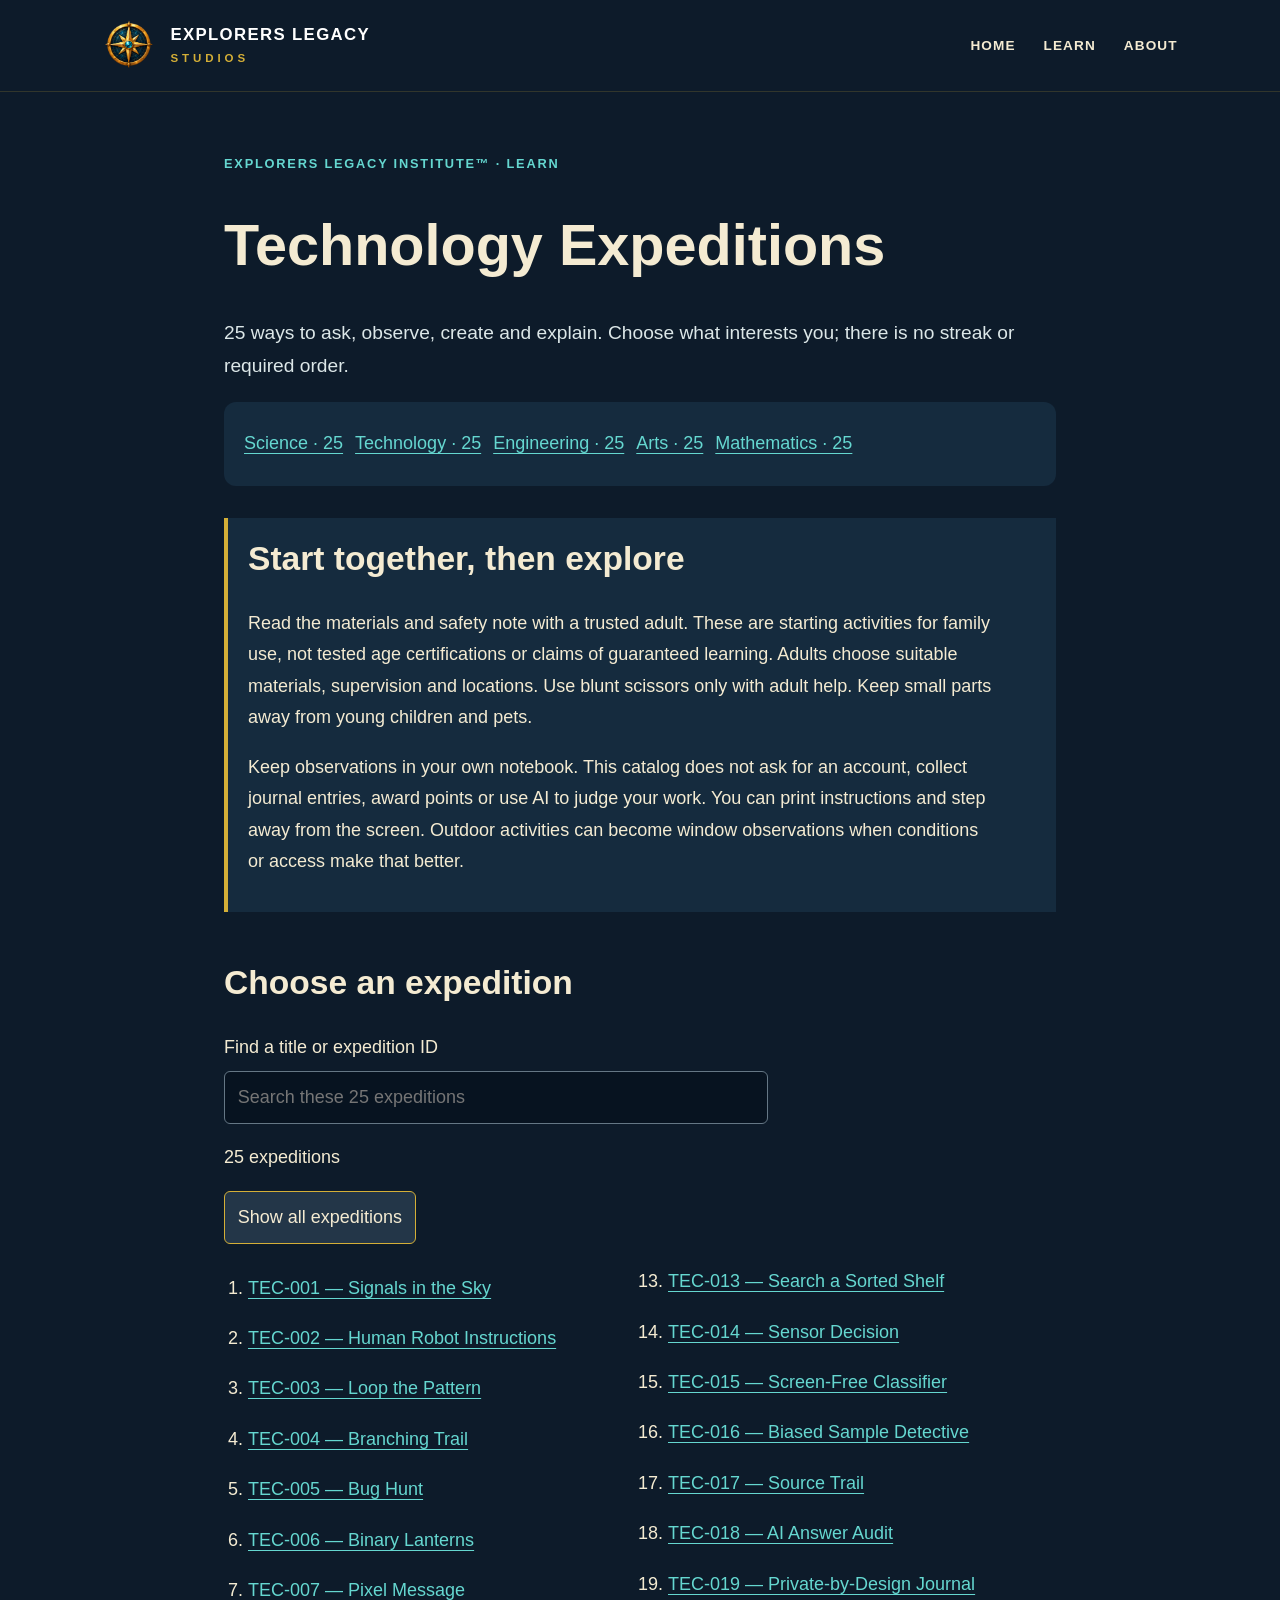
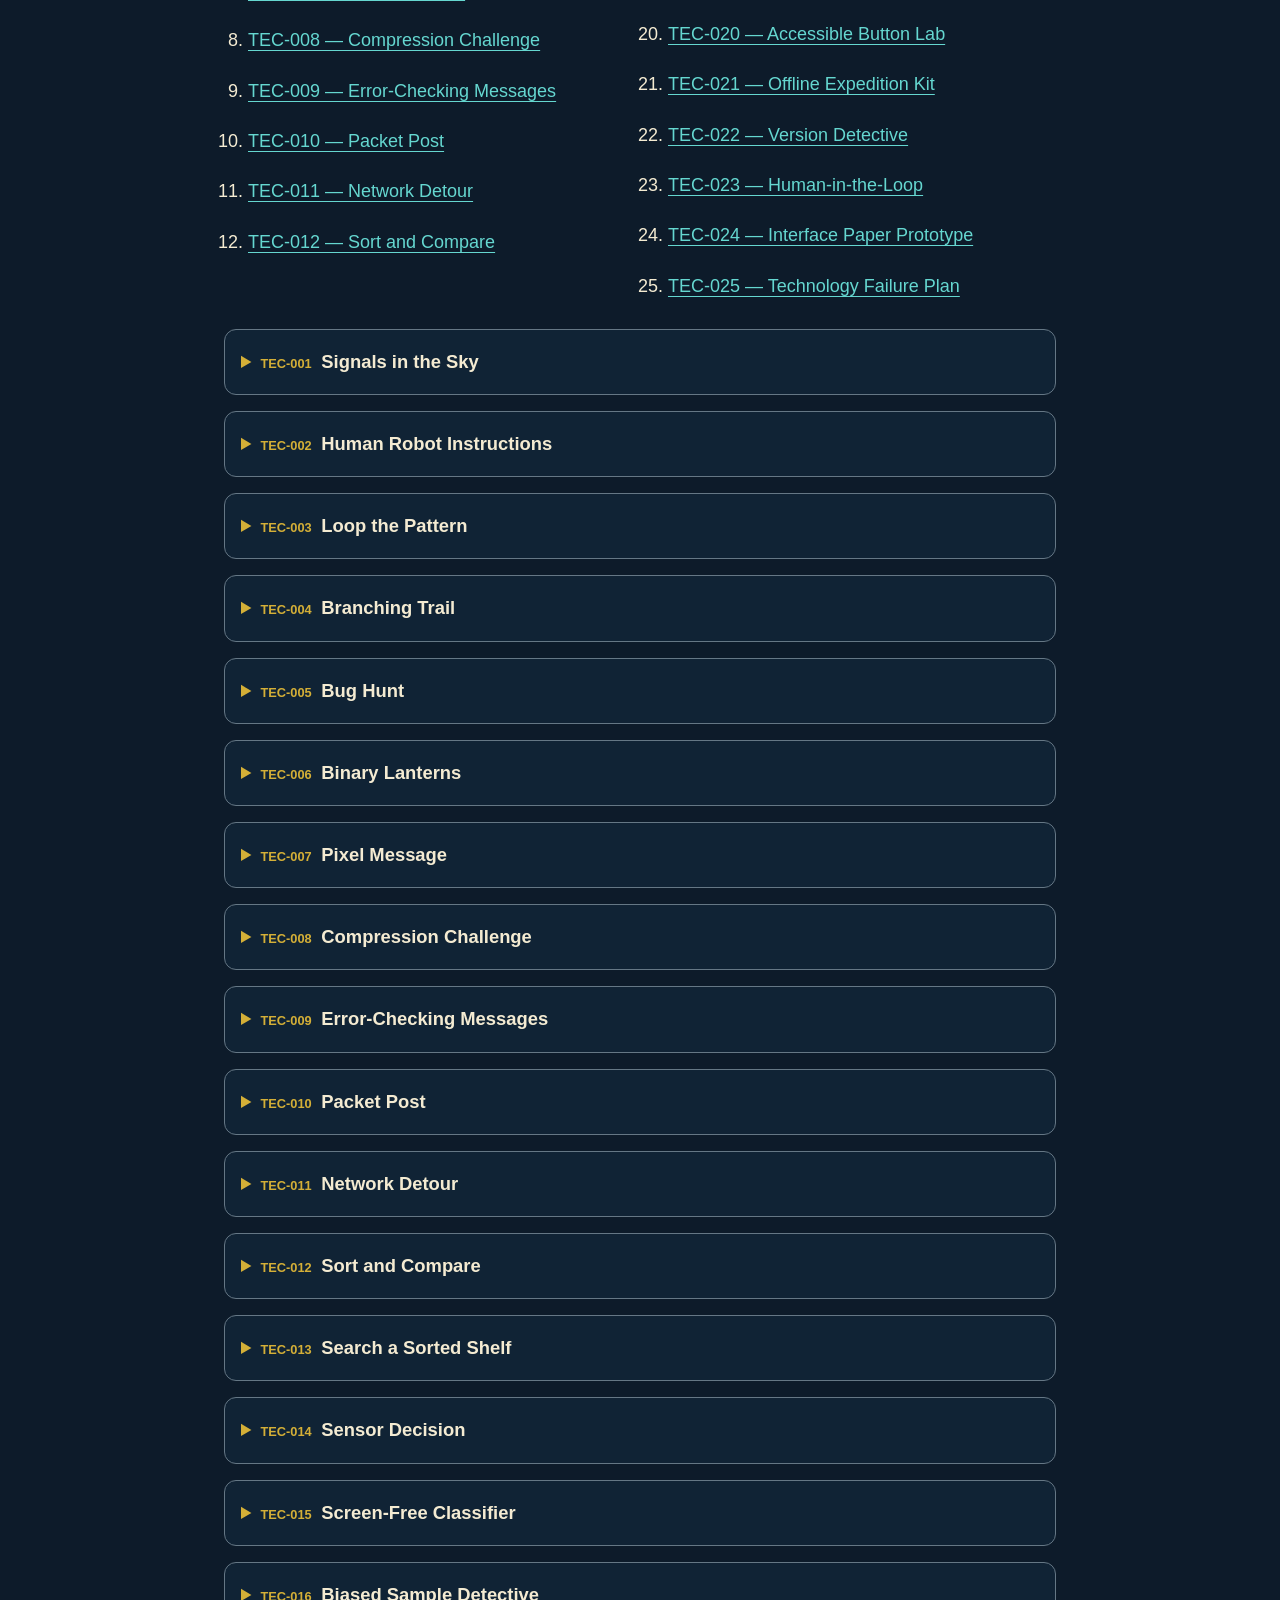
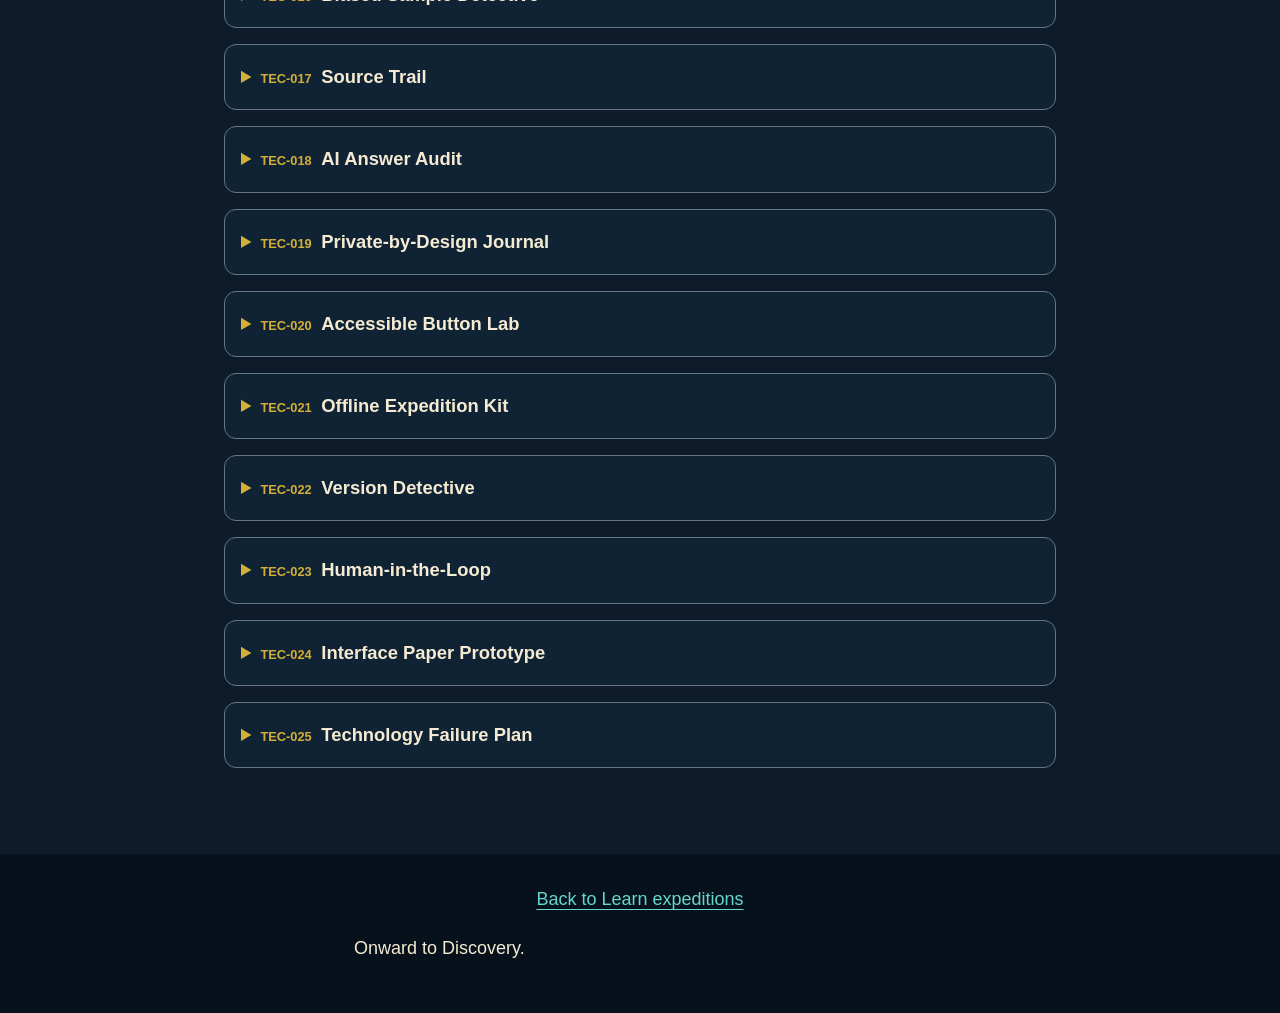
<file: expeditions/technology.html>
<!doctype html>
<html lang="en"><head><meta charset="utf-8"><meta name="viewport" content="width=device-width,initial-scale=1">
<title>Technology Expeditions | Explorers Legacy Studios™</title><link rel="stylesheet" href="../assets/learn.css"><link rel="stylesheet" href="../assets/expeditions.css">
</head><body><a class="skip-link" href="#main-content">Skip to content</a>
<header class="site-header"><a class="brand" href="../index.html" aria-label="Explorers Legacy Studios Home"><span class="compass-mark"><img src="../assets/images/explorer_compass_circle.png" alt="" width="54" height="54"></span><span class="brand-copy"><span class="brand-name">EXPLORERS LEGACY</span><span class="brand-subtitle">STUDIOS</span></span></a><nav aria-label="Main navigation"><a href="../index.html">Home</a><a href="../learn.html">Learn</a><a href="../about.html">About</a></nav></header>
<main id="main-content" tabindex="-1"><p class="eyebrow">Explorers Legacy Institute™ · Learn</p><h1>Technology Expeditions</h1><p class="lede">25 ways to ask, observe, create and explain. Choose what interests you; there is no streak or required order.</p>
<nav class="section-links" aria-label="STEAM expeditions"><a href="science.html">Science · 25</a><a href="technology.html" aria-current="page">Technology · 25</a><a href="engineering.html">Engineering · 25</a><a href="arts.html">Arts · 25</a><a href="mathematics.html">Mathematics · 25</a></nav>
<section class="family-note" aria-label="Family guide"><h2>Start together, then explore</h2><p>Read the materials and safety note with a trusted adult. These are starting activities for family use, not tested age certifications or claims of guaranteed learning. Adults choose suitable materials, supervision and locations. Use blunt scissors only with adult help. Keep small parts away from young children and pets.</p><p>Keep observations in your own notebook. This catalog does not ask for an account, collect journal entries, award points or use AI to judge your work. You can print instructions and step away from the screen. Outdoor activities can become window observations when conditions or access make that better.</p></section>
<section id="catalog-top"><h2>Choose an expedition</h2><div class="expedition-search" hidden><label for="expedition-search">Find a title or expedition ID</label><input id="expedition-search" type="search" placeholder="Search these 25 expeditions"><p id="expedition-count" role="status">25 expeditions</p><button type="button" id="clear-search">Show all expeditions</button></div><ol class="expedition-index"><li><a href="#TEC-001">TEC-001 — Signals in the Sky</a></li><li><a href="#TEC-002">TEC-002 — Human Robot Instructions</a></li><li><a href="#TEC-003">TEC-003 — Loop the Pattern</a></li><li><a href="#TEC-004">TEC-004 — Branching Trail</a></li><li><a href="#TEC-005">TEC-005 — Bug Hunt</a></li><li><a href="#TEC-006">TEC-006 — Binary Lanterns</a></li><li><a href="#TEC-007">TEC-007 — Pixel Message</a></li><li><a href="#TEC-008">TEC-008 — Compression Challenge</a></li><li><a href="#TEC-009">TEC-009 — Error-Checking Messages</a></li><li><a href="#TEC-010">TEC-010 — Packet Post</a></li><li><a href="#TEC-011">TEC-011 — Network Detour</a></li><li><a href="#TEC-012">TEC-012 — Sort and Compare</a></li><li><a href="#TEC-013">TEC-013 — Search a Sorted Shelf</a></li><li><a href="#TEC-014">TEC-014 — Sensor Decision</a></li><li><a href="#TEC-015">TEC-015 — Screen-Free Classifier</a></li><li><a href="#TEC-016">TEC-016 — Biased Sample Detective</a></li><li><a href="#TEC-017">TEC-017 — Source Trail</a></li><li><a href="#TEC-018">TEC-018 — AI Answer Audit</a></li><li><a href="#TEC-019">TEC-019 — Private-by-Design Journal</a></li><li><a href="#TEC-020">TEC-020 — Accessible Button Lab</a></li><li><a href="#TEC-021">TEC-021 — Offline Expedition Kit</a></li><li><a href="#TEC-022">TEC-022 — Version Detective</a></li><li><a href="#TEC-023">TEC-023 — Human-in-the-Loop</a></li><li><a href="#TEC-024">TEC-024 — Interface Paper Prototype</a></li><li><a href="#TEC-025">TEC-025 — Technology Failure Plan</a></li></ol></section>
<section aria-label="Expedition instructions"><details class="expedition" id="TEC-001" data-title="signals in the sky">
<summary><span class="expedition-id">TEC-001</span><span class="expedition-title">Signals in the Sky</span></summary>
<div class="expedition-body"><p class="expedition-meta">Family activity; adapt together · About 20–40 minutes; pause whenever useful</p>
<h2>Begin with a question</h2><p class="lede">What can an aircraft observation tell us, and what remains uncertain?</p><p><a href="../signals-in-the-sky.html">Open the original Signals in the Sky expedition</a></p>
<h3>Gather</h3><p>Notebook, safe sky view; optional adult-operated flight map.</p>
<p class="safety"><strong>Before you begin:</strong> Never observe while driving, enter restricted areas or point lights at aircraft. Adults handle online maps; keep exact home coordinates private.</p>
<h3>Predict, explore, revise</h3><ol><li>Open the existing ELS Signals in the Sky field notes linked below.</li><li>From a safe place, record the time and describe one aircraft or record that none was visible.</li><li>Compare direct observations with any map information and label each source.</li></ol>
<h3>Keep your evidence</h3><p>An observation, its source and an explanation of a mismatch or missing information.</p>
<h3>Make sense of it</h3><p>A digital map and a direct sighting provide different evidence; neither should be treated as the whole picture.</p>
<h3>Keep wondering</h3><p>What could explain an aircraft missing from a map?</p>
<p><strong>Share your reasoning:</strong> Explain what you observed, what you think it means, and one thing this activity cannot establish. A surprising result or an honest “I don’t know yet” is useful evidence.</p>
<p class="adaptation"><strong>Make it work for you:</strong> Sketch, dictate to a trusted adult, or describe your evidence instead of writing. A partner can handle materials or measurements. If a step is inaccessible, discuss its prediction and clearly label it untested.</p>
<h3>Explore a reference</h3><p><a href="../signals-in-the-sky.html">ELS Signals in the Sky field notes</a> — The existing ELS aviation expedition and its credited sources.</p><p class="reference-note">Original ELS activity. This reference offers background or further learning; it does not certify this activity or establish its learning effectiveness. External sites have their own privacy practices; an adult can open the reference or select a printed alternative.</p>
<div class="journal"><h3>Explorer’s paper journal</h3><p>Prediction: ________________________________________</p><p>Observation / measurement: __________________________</p><p>My explanation and its limits: ________________________</p><p>What I would try next: _______________________________</p></div>
<div class="expedition-actions"><a href="#TEC-001">Link to TEC-001</a><button type="button" class="print-expedition" data-expedition="TEC-001" hidden>Print this expedition</button><a href="#catalog-top">Back to expedition list</a></div>
</div></details><details class="expedition" id="TEC-002" data-title="human robot instructions">
<summary><span class="expedition-id">TEC-002</span><span class="expedition-title">Human Robot Instructions</span></summary>
<div class="expedition-body"><p class="expedition-meta">Family activity; adapt together · About 20–40 minutes; pause whenever useful</p>
<h2>Begin with a question</h2><p class="lede">How precise must instructions be for another person to follow them?</p>
<h3>Gather</h3><p>Paper squares, pencil, tabletop marker.</p>
<p class="safety"><strong>Before you begin:</strong> Use a tabletop marker rather than blindfolded walking.</p>
<h3>Predict, explore, revise</h3><ol><li>Draw a small tabletop grid and mark a start and finish.</li><li>Write move and turn commands for a partner moving a marker.</li><li>Watch without correcting them mid-run, then revise ambiguous commands.</li></ol>
<h3>Keep your evidence</h3><p>An original command list, observed error and corrected list.</p>
<h3>Make sense of it</h3><p>An algorithm is a sequence of instructions. Testing exposes assumptions the author may not notice.</p>
<h3>Keep wondering</h3><p>Can someone else follow the revised version without help?</p>
<p><strong>Share your reasoning:</strong> Explain what you observed, what you think it means, and one thing this activity cannot establish. A surprising result or an honest “I don’t know yet” is useful evidence.</p>
<p class="adaptation"><strong>Make it work for you:</strong> Sketch, dictate to a trusted adult, or describe your evidence instead of writing. A partner can handle materials or measurements. If a step is inaccessible, discuss its prediction and clearly label it untested.</p>
<h3>Explore a reference</h3><p><a href="https://www.csunplugged.org/en/">CS Unplugged</a> — Further exploration of computing concepts without a computer.</p><p class="reference-note">Original ELS activity. This reference offers background or further learning; it does not certify this activity or establish its learning effectiveness. External sites have their own privacy practices; an adult can open the reference or select a printed alternative.</p>
<div class="journal"><h3>Explorer’s paper journal</h3><p>Prediction: ________________________________________</p><p>Observation / measurement: __________________________</p><p>My explanation and its limits: ________________________</p><p>What I would try next: _______________________________</p></div>
<div class="expedition-actions"><a href="#TEC-002">Link to TEC-002</a><button type="button" class="print-expedition" data-expedition="TEC-002" hidden>Print this expedition</button><a href="#catalog-top">Back to expedition list</a></div>
</div></details><details class="expedition" id="TEC-003" data-title="loop the pattern">
<summary><span class="expedition-id">TEC-003</span><span class="expedition-title">Loop the Pattern</span></summary>
<div class="expedition-body"><p class="expedition-meta">Family activity; adapt together · About 20–40 minutes; pause whenever useful</p>
<h2>Begin with a question</h2><p class="lede">When can repeated instructions be shortened?</p>
<h3>Gather</h3><p>Colored pencils, paper.</p>
<p class="safety"><strong>Before you begin:</strong> Use age-appropriate pencils; do not place small supplies in the mouth.</p>
<h3>Predict, explore, revise</h3><ol><li>Write commands to draw a red-blue-blue pattern three times.</li><li>Replace the repeated block with a repeat-three-times instruction.</li><li>Ask a partner to draw from each version and compare.</li></ol>
<h3>Keep your evidence</h3><p>Two equivalent instruction lists and drawings.</p>
<h3>Make sense of it</h3><p>A loop expresses repeated work without writing every repetition; its boundaries must be clear.</p>
<h3>Keep wondering</h3><p>What changes if the repetition count is zero?</p>
<p><strong>Share your reasoning:</strong> Explain what you observed, what you think it means, and one thing this activity cannot establish. A surprising result or an honest “I don’t know yet” is useful evidence.</p>
<p class="adaptation"><strong>Make it work for you:</strong> Sketch, dictate to a trusted adult, or describe your evidence instead of writing. A partner can handle materials or measurements. If a step is inaccessible, discuss its prediction and clearly label it untested.</p>
<h3>Explore a reference</h3><p><a href="https://www.csunplugged.org/en/">CS Unplugged</a> — Further exploration of computing concepts without a computer.</p><p class="reference-note">Original ELS activity. This reference offers background or further learning; it does not certify this activity or establish its learning effectiveness. External sites have their own privacy practices; an adult can open the reference or select a printed alternative.</p>
<div class="journal"><h3>Explorer’s paper journal</h3><p>Prediction: ________________________________________</p><p>Observation / measurement: __________________________</p><p>My explanation and its limits: ________________________</p><p>What I would try next: _______________________________</p></div>
<div class="expedition-actions"><a href="#TEC-003">Link to TEC-003</a><button type="button" class="print-expedition" data-expedition="TEC-003" hidden>Print this expedition</button><a href="#catalog-top">Back to expedition list</a></div>
</div></details><details class="expedition" id="TEC-004" data-title="branching trail">
<summary><span class="expedition-id">TEC-004</span><span class="expedition-title">Branching Trail</span></summary>
<div class="expedition-body"><p class="expedition-meta">Family activity; adapt together · About 20–40 minutes; pause whenever useful</p>
<h2>Begin with a question</h2><p class="lede">Can a decision rule respond to different inputs?</p>
<h3>Gather</h3><p>Paper cards, pencil, large colored shapes.</p>
<p class="safety"><strong>Before you begin:</strong> Use large paper shapes; an adult handles any cutting.</p>
<h3>Predict, explore, revise</h3><ol><li>Write a rule: if a shape has three sides, move it left; otherwise move it right.</li><li>Test six shapes, including one ambiguous drawing.</li><li>Revise the rule or drawing and explain what changed.</li></ol>
<h3>Keep your evidence</h3><p>An input-output table and revised rule.</p>
<h3>Make sense of it</h3><p>A conditional chooses an action based on a test. Ambiguous inputs need a defined response.</p>
<h3>Keep wondering</h3><p>How would you add a second condition without confusing the first?</p>
<p><strong>Share your reasoning:</strong> Explain what you observed, what you think it means, and one thing this activity cannot establish. A surprising result or an honest “I don’t know yet” is useful evidence.</p>
<p class="adaptation"><strong>Make it work for you:</strong> Sketch, dictate to a trusted adult, or describe your evidence instead of writing. A partner can handle materials or measurements. If a step is inaccessible, discuss its prediction and clearly label it untested.</p>
<h3>Explore a reference</h3><p><a href="https://www.csunplugged.org/en/">CS Unplugged</a> — Further exploration of computing concepts without a computer.</p><p class="reference-note">Original ELS activity. This reference offers background or further learning; it does not certify this activity or establish its learning effectiveness. External sites have their own privacy practices; an adult can open the reference or select a printed alternative.</p>
<div class="journal"><h3>Explorer’s paper journal</h3><p>Prediction: ________________________________________</p><p>Observation / measurement: __________________________</p><p>My explanation and its limits: ________________________</p><p>What I would try next: _______________________________</p></div>
<div class="expedition-actions"><a href="#TEC-004">Link to TEC-004</a><button type="button" class="print-expedition" data-expedition="TEC-004" hidden>Print this expedition</button><a href="#catalog-top">Back to expedition list</a></div>
</div></details><details class="expedition" id="TEC-005" data-title="bug hunt">
<summary><span class="expedition-id">TEC-005</span><span class="expedition-title">Bug Hunt</span></summary>
<div class="expedition-body"><p class="expedition-meta">Family activity; adapt together · About 20–40 minutes; pause whenever useful</p>
<h2>Begin with a question</h2><p class="lede">How can one wrong instruction change a route?</p>
<h3>Gather</h3><p>Grid paper, pencil, marker.</p>
<p class="safety"><strong>Before you begin:</strong> Keep the activity on paper; no real navigation is involved.</p>
<h3>Predict, explore, revise</h3><ol><li>Design a five-command route and test it.</li><li>Replace one command deliberately and give the route to a partner.</li><li>Ask them to find the first divergence and repair only that command.</li></ol>
<h3>Keep your evidence</h3><p>Correct route, faulty route and repair explanation.</p>
<h3>Make sense of it</h3><p>Debugging compares expected behavior with observed behavior and narrows down the cause.</p>
<h3>Keep wondering</h3><p>Could two different bugs produce the same final position?</p>
<p><strong>Share your reasoning:</strong> Explain what you observed, what you think it means, and one thing this activity cannot establish. A surprising result or an honest “I don’t know yet” is useful evidence.</p>
<p class="adaptation"><strong>Make it work for you:</strong> Sketch, dictate to a trusted adult, or describe your evidence instead of writing. A partner can handle materials or measurements. If a step is inaccessible, discuss its prediction and clearly label it untested.</p>
<h3>Explore a reference</h3><p><a href="https://www.csunplugged.org/en/">CS Unplugged</a> — Further exploration of computing concepts without a computer.</p><p class="reference-note">Original ELS activity. This reference offers background or further learning; it does not certify this activity or establish its learning effectiveness. External sites have their own privacy practices; an adult can open the reference or select a printed alternative.</p>
<div class="journal"><h3>Explorer’s paper journal</h3><p>Prediction: ________________________________________</p><p>Observation / measurement: __________________________</p><p>My explanation and its limits: ________________________</p><p>What I would try next: _______________________________</p></div>
<div class="expedition-actions"><a href="#TEC-005">Link to TEC-005</a><button type="button" class="print-expedition" data-expedition="TEC-005" hidden>Print this expedition</button><a href="#catalog-top">Back to expedition list</a></div>
</div></details><details class="expedition" id="TEC-006" data-title="binary lanterns">
<summary><span class="expedition-id">TEC-006</span><span class="expedition-title">Binary Lanterns</span></summary>
<div class="expedition-body"><p class="expedition-meta">Family activity; adapt together · About 20–40 minutes; pause whenever useful</p>
<h2>Begin with a question</h2><p class="lede">How can on-off choices represent numbers?</p>
<h3>Gather</h3><p>Four large cards labeled 1, 2, 4 and 8.</p>
<p class="safety"><strong>Before you begin:</strong> Use large cards; no electrical components required.</p>
<h3>Predict, explore, revise</h3><ol><li>Face selected cards upward and sum their values.</li><li>Represent every whole number from zero to fifteen.</li><li>Challenge a partner to decode three arrangements.</li></ol>
<h3>Keep your evidence</h3><p>A table of values and card states.</p>
<h3>Make sense of it</h3><p>Four binary positions can represent sixteen distinct patterns; the agreed place values give those patterns numerical meaning.</p>
<h3>Keep wondering</h3><p>What extra values become possible with a 16 card?</p>
<p><strong>Share your reasoning:</strong> Explain what you observed, what you think it means, and one thing this activity cannot establish. A surprising result or an honest “I don’t know yet” is useful evidence.</p>
<p class="adaptation"><strong>Make it work for you:</strong> Sketch, dictate to a trusted adult, or describe your evidence instead of writing. A partner can handle materials or measurements. If a step is inaccessible, discuss its prediction and clearly label it untested.</p>
<h3>Explore a reference</h3><p><a href="https://www.csunplugged.org/en/">CS Unplugged</a> — Further exploration of computing concepts without a computer.</p><p class="reference-note">Original ELS activity. This reference offers background or further learning; it does not certify this activity or establish its learning effectiveness. External sites have their own privacy practices; an adult can open the reference or select a printed alternative.</p>
<div class="journal"><h3>Explorer’s paper journal</h3><p>Prediction: ________________________________________</p><p>Observation / measurement: __________________________</p><p>My explanation and its limits: ________________________</p><p>What I would try next: _______________________________</p></div>
<div class="expedition-actions"><a href="#TEC-006">Link to TEC-006</a><button type="button" class="print-expedition" data-expedition="TEC-006" hidden>Print this expedition</button><a href="#catalog-top">Back to expedition list</a></div>
</div></details><details class="expedition" id="TEC-007" data-title="pixel message">
<summary><span class="expedition-id">TEC-007</span><span class="expedition-title">Pixel Message</span></summary>
<div class="expedition-body"><p class="expedition-meta">Family activity; adapt together · About 20–40 minutes; pause whenever useful</p>
<h2>Begin with a question</h2><p class="lede">How can a grid store a small picture?</p>
<h3>Gather</h3><p>Grid paper, two colored pencils.</p>
<p class="safety"><strong>Before you begin:</strong> Use original drawings and avoid personal information in the image.</p>
<h3>Predict, explore, revise</h3><ol><li>Draw an eight-by-eight picture using two colors.</li><li>Encode each row as eight zeros and ones with a color key.</li><li>Give only the code and key to a partner to reconstruct.</li></ol>
<h3>Keep your evidence</h3><p>Original picture, code and reconstructed picture.</p>
<h3>Make sense of it</h3><p>A digital image can represent position and color with agreed symbols; more detail may require more data.</p>
<h3>Keep wondering</h3><p>What happens if one row is read in reverse?</p>
<p><strong>Share your reasoning:</strong> Explain what you observed, what you think it means, and one thing this activity cannot establish. A surprising result or an honest “I don’t know yet” is useful evidence.</p>
<p class="adaptation"><strong>Make it work for you:</strong> Sketch, dictate to a trusted adult, or describe your evidence instead of writing. A partner can handle materials or measurements. If a step is inaccessible, discuss its prediction and clearly label it untested.</p>
<h3>Explore a reference</h3><p><a href="https://www.csunplugged.org/en/">CS Unplugged</a> — Further exploration of computing concepts without a computer.</p><p class="reference-note">Original ELS activity. This reference offers background or further learning; it does not certify this activity or establish its learning effectiveness. External sites have their own privacy practices; an adult can open the reference or select a printed alternative.</p>
<div class="journal"><h3>Explorer’s paper journal</h3><p>Prediction: ________________________________________</p><p>Observation / measurement: __________________________</p><p>My explanation and its limits: ________________________</p><p>What I would try next: _______________________________</p></div>
<div class="expedition-actions"><a href="#TEC-007">Link to TEC-007</a><button type="button" class="print-expedition" data-expedition="TEC-007" hidden>Print this expedition</button><a href="#catalog-top">Back to expedition list</a></div>
</div></details><details class="expedition" id="TEC-008" data-title="compression challenge">
<summary><span class="expedition-id">TEC-008</span><span class="expedition-title">Compression Challenge</span></summary>
<div class="expedition-body"><p class="expedition-meta">Family activity; adapt together · About 20–40 minutes; pause whenever useful</p>
<h2>Begin with a question</h2><p class="lede">Can repeated data be described more briefly?</p>
<h3>Gather</h3><p>Paper, pencil, a row of colored squares.</p>
<p class="safety"><strong>Before you begin:</strong> Use invented data, not private messages.</p>
<h3>Predict, explore, revise</h3><ol><li>Draw a row with several repeated-color runs.</li><li>Record each run as color plus count.</li><li>Rebuild the row from your description and compare the length of both encodings.</li></ol>
<h3>Keep your evidence</h3><p>A coded row and an exact reconstruction check.</p>
<h3>Make sense of it</h3><p>Compression can exploit repetition; a particular method may save little or even add overhead on a different pattern.</p>
<h3>Keep wondering</h3><p>Which row would be a poor match for this method?</p>
<p><strong>Share your reasoning:</strong> Explain what you observed, what you think it means, and one thing this activity cannot establish. A surprising result or an honest “I don’t know yet” is useful evidence.</p>
<p class="adaptation"><strong>Make it work for you:</strong> Sketch, dictate to a trusted adult, or describe your evidence instead of writing. A partner can handle materials or measurements. If a step is inaccessible, discuss its prediction and clearly label it untested.</p>
<h3>Explore a reference</h3><p><a href="https://www.csunplugged.org/en/">CS Unplugged</a> — Further exploration of computing concepts without a computer.</p><p class="reference-note">Original ELS activity. This reference offers background or further learning; it does not certify this activity or establish its learning effectiveness. External sites have their own privacy practices; an adult can open the reference or select a printed alternative.</p>
<div class="journal"><h3>Explorer’s paper journal</h3><p>Prediction: ________________________________________</p><p>Observation / measurement: __________________________</p><p>My explanation and its limits: ________________________</p><p>What I would try next: _______________________________</p></div>
<div class="expedition-actions"><a href="#TEC-008">Link to TEC-008</a><button type="button" class="print-expedition" data-expedition="TEC-008" hidden>Print this expedition</button><a href="#catalog-top">Back to expedition list</a></div>
</div></details><details class="expedition" id="TEC-009" data-title="error-checking messages">
<summary><span class="expedition-id">TEC-009</span><span class="expedition-title">Error-Checking Messages</span></summary>
<div class="expedition-body"><p class="expedition-meta">Family activity; adapt together · About 20–40 minutes; pause whenever useful</p>
<h2>Begin with a question</h2><p class="lede">How could a receiver notice a damaged message?</p>
<h3>Gather</h3><p>Number cards, paper, pencil.</p>
<p class="safety"><strong>Before you begin:</strong> This is a toy error check, not a method for securing real accounts.</p>
<h3>Predict, explore, revise</h3><ol><li>Write five single-digit numbers and their sum on a message card.</li><li>A partner changes one number while leaving the sum unchanged.</li><li>Recalculate the sum, detect the mismatch and discuss what is still unknown.</li></ol>
<h3>Keep your evidence</h3><p>An original message, changed message and comparison.</p>
<h3>Make sense of it</h3><p>A checksum can reveal some errors without identifying the original data; some multiple changes can cancel out.</p>
<h3>Keep wondering</h3><p>Can you invent two changes that preserve the sum?</p>
<p><strong>Share your reasoning:</strong> Explain what you observed, what you think it means, and one thing this activity cannot establish. A surprising result or an honest “I don’t know yet” is useful evidence.</p>
<p class="adaptation"><strong>Make it work for you:</strong> Sketch, dictate to a trusted adult, or describe your evidence instead of writing. A partner can handle materials or measurements. If a step is inaccessible, discuss its prediction and clearly label it untested.</p>
<h3>Explore a reference</h3><p><a href="https://www.csunplugged.org/en/">CS Unplugged</a> — Further exploration of computing concepts without a computer.</p><p class="reference-note">Original ELS activity. This reference offers background or further learning; it does not certify this activity or establish its learning effectiveness. External sites have their own privacy practices; an adult can open the reference or select a printed alternative.</p>
<div class="journal"><h3>Explorer’s paper journal</h3><p>Prediction: ________________________________________</p><p>Observation / measurement: __________________________</p><p>My explanation and its limits: ________________________</p><p>What I would try next: _______________________________</p></div>
<div class="expedition-actions"><a href="#TEC-009">Link to TEC-009</a><button type="button" class="print-expedition" data-expedition="TEC-009" hidden>Print this expedition</button><a href="#catalog-top">Back to expedition list</a></div>
</div></details><details class="expedition" id="TEC-010" data-title="packet post">
<summary><span class="expedition-id">TEC-010</span><span class="expedition-title">Packet Post</span></summary>
<div class="expedition-body"><p class="expedition-meta">Family activity; adapt together · About 20–40 minutes; pause whenever useful</p>
<h2>Begin with a question</h2><p class="lede">Why might a digital message arrive out of order?</p>
<h3>Gather</h3><p>Paper, pencil, envelopes or folded paper.</p>
<p class="safety"><strong>Before you begin:</strong> Use fictional sentences; no names, addresses or passwords.</p>
<h3>Predict, explore, revise</h3><ol><li>Split a sentence into four numbered chunks.</li><li>Shuffle them and have a partner reconstruct the sentence.</li><li>Remove one chunk and decide how the receiver could request it.</li></ol>
<h3>Keep your evidence</h3><p>A packet list, reconstruction and missing-packet rule.</p>
<h3>Make sense of it</h3><p>Messages can be split into packets; labels help a receiver reorder them and notice gaps.</p>
<h3>Keep wondering</h3><p>What other information would help prevent mixing two messages?</p>
<p><strong>Share your reasoning:</strong> Explain what you observed, what you think it means, and one thing this activity cannot establish. A surprising result or an honest “I don’t know yet” is useful evidence.</p>
<p class="adaptation"><strong>Make it work for you:</strong> Sketch, dictate to a trusted adult, or describe your evidence instead of writing. A partner can handle materials or measurements. If a step is inaccessible, discuss its prediction and clearly label it untested.</p>
<h3>Explore a reference</h3><p><a href="https://www.csunplugged.org/en/">CS Unplugged</a> — Further exploration of computing concepts without a computer.</p><p class="reference-note">Original ELS activity. This reference offers background or further learning; it does not certify this activity or establish its learning effectiveness. External sites have their own privacy practices; an adult can open the reference or select a printed alternative.</p>
<div class="journal"><h3>Explorer’s paper journal</h3><p>Prediction: ________________________________________</p><p>Observation / measurement: __________________________</p><p>My explanation and its limits: ________________________</p><p>What I would try next: _______________________________</p></div>
<div class="expedition-actions"><a href="#TEC-010">Link to TEC-010</a><button type="button" class="print-expedition" data-expedition="TEC-010" hidden>Print this expedition</button><a href="#catalog-top">Back to expedition list</a></div>
</div></details><details class="expedition" id="TEC-011" data-title="network detour">
<summary><span class="expedition-id">TEC-011</span><span class="expedition-title">Network Detour</span></summary>
<div class="expedition-body"><p class="expedition-meta">Family activity; adapt together · About 20–40 minutes; pause whenever useful</p>
<h2>Begin with a question</h2><p class="lede">Can a message reach its destination if a route fails?</p>
<h3>Gather</h3><p>Paper, pencil, four drawn stations.</p>
<p class="safety"><strong>Before you begin:</strong> This is a paper model; do not change router or device settings.</p>
<h3>Predict, explore, revise</h3><ol><li>Connect four stations with several lines.</li><li>Trace a message route and count its links.</li><li>Cross out one link and find another route or explain why none exists.</li></ol>
<h3>Keep your evidence</h3><p>Two route drawings and a failure explanation.</p>
<h3>Make sense of it</h3><p>A network&#x27;s connections determine possible routes; extra links can provide alternatives.</p>
<h3>Keep wondering</h3><p>Which single link failure would be most disruptive?</p>
<p><strong>Share your reasoning:</strong> Explain what you observed, what you think it means, and one thing this activity cannot establish. A surprising result or an honest “I don’t know yet” is useful evidence.</p>
<p class="adaptation"><strong>Make it work for you:</strong> Sketch, dictate to a trusted adult, or describe your evidence instead of writing. A partner can handle materials or measurements. If a step is inaccessible, discuss its prediction and clearly label it untested.</p>
<h3>Explore a reference</h3><p><a href="https://www.csunplugged.org/en/">CS Unplugged</a> — Further exploration of computing concepts without a computer.</p><p class="reference-note">Original ELS activity. This reference offers background or further learning; it does not certify this activity or establish its learning effectiveness. External sites have their own privacy practices; an adult can open the reference or select a printed alternative.</p>
<div class="journal"><h3>Explorer’s paper journal</h3><p>Prediction: ________________________________________</p><p>Observation / measurement: __________________________</p><p>My explanation and its limits: ________________________</p><p>What I would try next: _______________________________</p></div>
<div class="expedition-actions"><a href="#TEC-011">Link to TEC-011</a><button type="button" class="print-expedition" data-expedition="TEC-011" hidden>Print this expedition</button><a href="#catalog-top">Back to expedition list</a></div>
</div></details><details class="expedition" id="TEC-012" data-title="sort and compare">
<summary><span class="expedition-id">TEC-012</span><span class="expedition-title">Sort and Compare</span></summary>
<div class="expedition-body"><p class="expedition-meta">Family activity; adapt together · About 20–40 minutes; pause whenever useful</p>
<h2>Begin with a question</h2><p class="lede">Which sorting strategy needs fewer comparisons?</p>
<h3>Gather</h3><p>Six large numbered cards, pencil.</p>
<p class="safety"><strong>Before you begin:</strong> Use large cards and keep pieces away from small children.</p>
<h3>Predict, explore, revise</h3><ol><li>Shuffle six different numbers and sort by repeatedly finding the smallest remaining card.</li><li>Count comparisons.</li><li>Reshuffle into the same starting order and try a different strategy.</li></ol>
<h3>Keep your evidence</h3><p>Two methods, starting order and comparison counts.</p>
<h3>Make sense of it</h3><p>Efficiency depends on both the algorithm and the input; one small trial cannot prove a method always wins.</p>
<h3>Keep wondering</h3><p>Would an already sorted list change your result?</p>
<p><strong>Share your reasoning:</strong> Explain what you observed, what you think it means, and one thing this activity cannot establish. A surprising result or an honest “I don’t know yet” is useful evidence.</p>
<p class="adaptation"><strong>Make it work for you:</strong> Sketch, dictate to a trusted adult, or describe your evidence instead of writing. A partner can handle materials or measurements. If a step is inaccessible, discuss its prediction and clearly label it untested.</p>
<h3>Explore a reference</h3><p><a href="https://www.csunplugged.org/en/">CS Unplugged</a> — Further exploration of computing concepts without a computer.</p><p class="reference-note">Original ELS activity. This reference offers background or further learning; it does not certify this activity or establish its learning effectiveness. External sites have their own privacy practices; an adult can open the reference or select a printed alternative.</p>
<div class="journal"><h3>Explorer’s paper journal</h3><p>Prediction: ________________________________________</p><p>Observation / measurement: __________________________</p><p>My explanation and its limits: ________________________</p><p>What I would try next: _______________________________</p></div>
<div class="expedition-actions"><a href="#TEC-012">Link to TEC-012</a><button type="button" class="print-expedition" data-expedition="TEC-012" hidden>Print this expedition</button><a href="#catalog-top">Back to expedition list</a></div>
</div></details><details class="expedition" id="TEC-013" data-title="search a sorted shelf">
<summary><span class="expedition-id">TEC-013</span><span class="expedition-title">Search a Sorted Shelf</span></summary>
<div class="expedition-body"><p class="expedition-meta">Family activity; adapt together · About 20–40 minutes; pause whenever useful</p>
<h2>Begin with a question</h2><p class="lede">Can sorted information reduce a search?</p>
<h3>Gather</h3><p>Sixteen numbered paper cards in order.</p>
<p class="safety"><strong>Before you begin:</strong> Use pretend records rather than private household files.</p>
<h3>Predict, explore, revise</h3><ol><li>Have a partner secretly choose a number.</li><li>Search by checking cards from one end and count checks.</li><li>Repeat with the same target using middle-first elimination.</li></ol>
<h3>Keep your evidence</h3><p>Two search paths and check counts.</p>
<h3>Make sense of it</h3><p>Binary search uses ordering to eliminate regions; it does not work the same way on an unsorted collection.</p>
<h3>Keep wondering</h3><p>What happens when the target is absent?</p>
<p><strong>Share your reasoning:</strong> Explain what you observed, what you think it means, and one thing this activity cannot establish. A surprising result or an honest “I don’t know yet” is useful evidence.</p>
<p class="adaptation"><strong>Make it work for you:</strong> Sketch, dictate to a trusted adult, or describe your evidence instead of writing. A partner can handle materials or measurements. If a step is inaccessible, discuss its prediction and clearly label it untested.</p>
<h3>Explore a reference</h3><p><a href="https://www.csunplugged.org/en/">CS Unplugged</a> — Further exploration of computing concepts without a computer.</p><p class="reference-note">Original ELS activity. This reference offers background or further learning; it does not certify this activity or establish its learning effectiveness. External sites have their own privacy practices; an adult can open the reference or select a printed alternative.</p>
<div class="journal"><h3>Explorer’s paper journal</h3><p>Prediction: ________________________________________</p><p>Observation / measurement: __________________________</p><p>My explanation and its limits: ________________________</p><p>What I would try next: _______________________________</p></div>
<div class="expedition-actions"><a href="#TEC-013">Link to TEC-013</a><button type="button" class="print-expedition" data-expedition="TEC-013" hidden>Print this expedition</button><a href="#catalog-top">Back to expedition list</a></div>
</div></details><details class="expedition" id="TEC-014" data-title="sensor decision">
<summary><span class="expedition-id">TEC-014</span><span class="expedition-title">Sensor Decision</span></summary>
<div class="expedition-body"><p class="expedition-meta">Family activity; adapt together · About 20–40 minutes; pause whenever useful</p>
<h2>Begin with a question</h2><p class="lede">What can a sensor tell us—and what can it miss?</p>
<h3>Gather</h3><p>Paper, pencil, drawn doorway scenes.</p>
<p class="safety"><strong>Before you begin:</strong> Use paper models; do not inspect or disable real safety sensors.</p>
<h3>Predict, explore, revise</h3><ol><li>Invent a light sensor that reports only bright or dark.</li><li>Draw four scenes and predict its output.</li><li>Find two different scenes with the same output and discuss a better design.</li></ol>
<h3>Keep your evidence</h3><p>Scene-output pairs and a limitation.</p>
<h3>Make sense of it</h3><p>A sensor measures selected properties, not the whole situation. A single reading can have multiple explanations.</p>
<h3>Keep wondering</h3><p>Which second measurement would help distinguish your scenes?</p>
<p><strong>Share your reasoning:</strong> Explain what you observed, what you think it means, and one thing this activity cannot establish. A surprising result or an honest “I don’t know yet” is useful evidence.</p>
<p class="adaptation"><strong>Make it work for you:</strong> Sketch, dictate to a trusted adult, or describe your evidence instead of writing. A partner can handle materials or measurements. If a step is inaccessible, discuss its prediction and clearly label it untested.</p>
<h3>Explore a reference</h3><p><a href="https://www.csunplugged.org/en/">CS Unplugged</a> — Further exploration of computing concepts without a computer.</p><p class="reference-note">Original ELS activity. This reference offers background or further learning; it does not certify this activity or establish its learning effectiveness. External sites have their own privacy practices; an adult can open the reference or select a printed alternative.</p>
<div class="journal"><h3>Explorer’s paper journal</h3><p>Prediction: ________________________________________</p><p>Observation / measurement: __________________________</p><p>My explanation and its limits: ________________________</p><p>What I would try next: _______________________________</p></div>
<div class="expedition-actions"><a href="#TEC-014">Link to TEC-014</a><button type="button" class="print-expedition" data-expedition="TEC-014" hidden>Print this expedition</button><a href="#catalog-top">Back to expedition list</a></div>
</div></details><details class="expedition" id="TEC-015" data-title="screen-free classifier">
<summary><span class="expedition-id">TEC-015</span><span class="expedition-title">Screen-Free Classifier</span></summary>
<div class="expedition-body"><p class="expedition-meta">Family activity; adapt together · About 20–40 minutes; pause whenever useful</p>
<h2>Begin with a question</h2><p class="lede">How can examples shape a classification rule?</p>
<h3>Gather</h3><p>Hand-drawn shape cards, pencil.</p>
<p class="safety"><strong>Before you begin:</strong> Use shapes rather than judgments about people.</p>
<h3>Predict, explore, revise</h3><ol><li>Sort six shapes by a rule you keep secret.</li><li>Let a partner infer the rule and test it on four new shapes.</li><li>Reveal the rule and identify misleading examples.</li></ol>
<h3>Keep your evidence</h3><p>Training examples, predictions and test results.</p>
<h3>Make sense of it</h3><p>Examples can support several possible rules. Testing on unseen examples helps reveal limits; this is a simple analogy, not an AI training system.</p>
<h3>Keep wondering</h3><p>What new example would expose a mistaken rule quickly?</p>
<p><strong>Share your reasoning:</strong> Explain what you observed, what you think it means, and one thing this activity cannot establish. A surprising result or an honest “I don’t know yet” is useful evidence.</p>
<p class="adaptation"><strong>Make it work for you:</strong> Sketch, dictate to a trusted adult, or describe your evidence instead of writing. A partner can handle materials or measurements. If a step is inaccessible, discuss its prediction and clearly label it untested.</p>
<h3>Explore a reference</h3><p><a href="https://www.csunplugged.org/en/">CS Unplugged</a> — Further exploration of computing concepts without a computer.</p><p class="reference-note">Original ELS activity. This reference offers background or further learning; it does not certify this activity or establish its learning effectiveness. External sites have their own privacy practices; an adult can open the reference or select a printed alternative.</p>
<div class="journal"><h3>Explorer’s paper journal</h3><p>Prediction: ________________________________________</p><p>Observation / measurement: __________________________</p><p>My explanation and its limits: ________________________</p><p>What I would try next: _______________________________</p></div>
<div class="expedition-actions"><a href="#TEC-015">Link to TEC-015</a><button type="button" class="print-expedition" data-expedition="TEC-015" hidden>Print this expedition</button><a href="#catalog-top">Back to expedition list</a></div>
</div></details><details class="expedition" id="TEC-016" data-title="biased sample detective">
<summary><span class="expedition-id">TEC-016</span><span class="expedition-title">Biased Sample Detective</span></summary>
<div class="expedition-body"><p class="expedition-meta">Family activity; adapt together · About 20–40 minutes; pause whenever useful</p>
<h2>Begin with a question</h2><p class="lede">Can a sample give a misleading impression?</p>
<h3>Gather</h3><p>Ten paper circles in two colors, pencil.</p>
<p class="safety"><strong>Before you begin:</strong> Use fictional data, not sensitive information about people.</p>
<h3>Predict, explore, revise</h3><ol><li>Arrange most blue circles on one side and most gold on the other.</li><li>Sample only one side and predict the full color balance.</li><li>Count the whole set and compare.</li></ol>
<h3>Keep your evidence</h3><p>Sample prediction and full count.</p>
<h3>Make sense of it</h3><p>How data is selected can bias a conclusion even when every recorded observation is accurate.</p>
<h3>Keep wondering</h3><p>How could you choose a fairer sample?</p>
<p><strong>Share your reasoning:</strong> Explain what you observed, what you think it means, and one thing this activity cannot establish. A surprising result or an honest “I don’t know yet” is useful evidence.</p>
<p class="adaptation"><strong>Make it work for you:</strong> Sketch, dictate to a trusted adult, or describe your evidence instead of writing. A partner can handle materials or measurements. If a step is inaccessible, discuss its prediction and clearly label it untested.</p>
<h3>Explore a reference</h3><p><a href="https://www.csunplugged.org/en/">CS Unplugged</a> — Further exploration of computing concepts without a computer.</p><p class="reference-note">Original ELS activity. This reference offers background or further learning; it does not certify this activity or establish its learning effectiveness. External sites have their own privacy practices; an adult can open the reference or select a printed alternative.</p>
<div class="journal"><h3>Explorer’s paper journal</h3><p>Prediction: ________________________________________</p><p>Observation / measurement: __________________________</p><p>My explanation and its limits: ________________________</p><p>What I would try next: _______________________________</p></div>
<div class="expedition-actions"><a href="#TEC-016">Link to TEC-016</a><button type="button" class="print-expedition" data-expedition="TEC-016" hidden>Print this expedition</button><a href="#catalog-top">Back to expedition list</a></div>
</div></details><details class="expedition" id="TEC-017" data-title="source trail">
<summary><span class="expedition-id">TEC-017</span><span class="expedition-title">Source Trail</span></summary>
<div class="expedition-body"><p class="expedition-meta">Family activity; adapt together · About 20–40 minutes; pause whenever useful</p>
<h2>Begin with a question</h2><p class="lede">Can we trace a claim to its original source?</p>
<h3>Gather</h3><p>Printed or adult-opened NASA page, paper.</p>
<p class="safety"><strong>Before you begin:</strong> An adult opens external links; no account, comment or personal-data submission is needed.</p>
<h3>Predict, explore, revise</h3><ol><li>Choose one factual sentence and identify the publisher and date if available.</li><li>Separate the page&#x27;s observation from interpretation or prediction.</li><li>Write a source note another person could use to find it.</li></ol>
<h3>Keep your evidence</h3><p>One claim, source title, URL and evidence label.</p>
<h3>Make sense of it</h3><p>Traceable sources make checking possible; a polished appearance alone does not establish accuracy.</p>
<h3>Keep wondering</h3><p>What would make you update this claim later?</p>
<p><strong>Share your reasoning:</strong> Explain what you observed, what you think it means, and one thing this activity cannot establish. A surprising result or an honest “I don’t know yet” is useful evidence.</p>
<p class="adaptation"><strong>Make it work for you:</strong> Sketch, dictate to a trusted adult, or describe your evidence instead of writing. A partner can handle materials or measurements. If a step is inaccessible, discuss its prediction and clearly label it untested.</p>
<h3>Explore a reference</h3><p><a href="https://spaceplace.nasa.gov/">NASA Space Place</a> — Further exploration of space, Earth and observation.</p><p class="reference-note">Original ELS activity. This reference offers background or further learning; it does not certify this activity or establish its learning effectiveness. External sites have their own privacy practices; an adult can open the reference or select a printed alternative.</p>
<div class="journal"><h3>Explorer’s paper journal</h3><p>Prediction: ________________________________________</p><p>Observation / measurement: __________________________</p><p>My explanation and its limits: ________________________</p><p>What I would try next: _______________________________</p></div>
<div class="expedition-actions"><a href="#TEC-017">Link to TEC-017</a><button type="button" class="print-expedition" data-expedition="TEC-017" hidden>Print this expedition</button><a href="#catalog-top">Back to expedition list</a></div>
</div></details><details class="expedition" id="TEC-018" data-title="ai answer audit">
<summary><span class="expedition-id">TEC-018</span><span class="expedition-title">AI Answer Audit</span></summary>
<div class="expedition-body"><p class="expedition-meta">Family activity; adapt together · About 20–40 minutes; pause whenever useful</p>
<h2>Begin with a question</h2><p class="lede">How would we check a confident but unsupported answer?</p>
<h3>Gather</h3><p>Paper, pencil, reference book or adult-selected source.</p>
<p class="safety"><strong>Before you begin:</strong> No AI account is required; do not test unsafe or medical claims.</p>
<h3>Predict, explore, revise</h3><ol><li>Write a fictional assistant claim: all rocks float.</li><li>List what evidence could test it and compare with a trustworthy reference.</li><li>Rewrite the answer with a correction and an honest uncertainty statement.</li></ol>
<h3>Keep your evidence</h3><p>Original claim, verification method and corrected wording.</p>
<h3>Make sense of it</h3><p>Confident wording is not evidence. Generated answers need verification, especially when used to guide an activity.</p>
<h3>Keep wondering</h3><p>Which kinds of claims need an expert rather than a quick test?</p>
<p><strong>Share your reasoning:</strong> Explain what you observed, what you think it means, and one thing this activity cannot establish. A surprising result or an honest “I don’t know yet” is useful evidence.</p>
<p class="adaptation"><strong>Make it work for you:</strong> Sketch, dictate to a trusted adult, or describe your evidence instead of writing. A partner can handle materials or measurements. If a step is inaccessible, discuss its prediction and clearly label it untested.</p>
<h3>Explore a reference</h3><p><a href="https://www.csunplugged.org/en/">CS Unplugged</a> — Further exploration of computing concepts without a computer.</p><p class="reference-note">Original ELS activity. This reference offers background or further learning; it does not certify this activity or establish its learning effectiveness. External sites have their own privacy practices; an adult can open the reference or select a printed alternative.</p>
<div class="journal"><h3>Explorer’s paper journal</h3><p>Prediction: ________________________________________</p><p>Observation / measurement: __________________________</p><p>My explanation and its limits: ________________________</p><p>What I would try next: _______________________________</p></div>
<div class="expedition-actions"><a href="#TEC-018">Link to TEC-018</a><button type="button" class="print-expedition" data-expedition="TEC-018" hidden>Print this expedition</button><a href="#catalog-top">Back to expedition list</a></div>
</div></details><details class="expedition" id="TEC-019" data-title="private-by-design journal">
<summary><span class="expedition-id">TEC-019</span><span class="expedition-title">Private-by-Design Journal</span></summary>
<div class="expedition-body"><p class="expedition-meta">Family activity; adapt together · About 20–40 minutes; pause whenever useful</p>
<h2>Begin with a question</h2><p class="lede">Which details are necessary to share a discovery?</p>
<h3>Gather</h3><p>Paper, pencil, invented field note.</p>
<p class="safety"><strong>Before you begin:</strong> Use invented details only; do not publish a real child&#x27;s location or schedule.</p>
<h3>Predict, explore, revise</h3><ol><li>Write a fictional bird observation containing a name, exact address and time.</li><li>Remove unnecessary identifying details while retaining useful observations.</li><li>Ask a partner whether the revised note still explains the discovery.</li></ol>
<h3>Keep your evidence</h3><p>Before-and-after fictional notes and reasons for each removal.</p>
<h3>Make sense of it</h3><p>Data minimization keeps information limited to the purpose; location and timing can reveal more than expected.</p>
<h3>Keep wondering</h3><p>What additional consent would a photograph need?</p>
<p><strong>Share your reasoning:</strong> Explain what you observed, what you think it means, and one thing this activity cannot establish. A surprising result or an honest “I don’t know yet” is useful evidence.</p>
<p class="adaptation"><strong>Make it work for you:</strong> Sketch, dictate to a trusted adult, or describe your evidence instead of writing. A partner can handle materials or measurements. If a step is inaccessible, discuss its prediction and clearly label it untested.</p>
<h3>Explore a reference</h3><p><a href="https://www.csunplugged.org/en/">CS Unplugged</a> — Further exploration of computing concepts without a computer.</p><p class="reference-note">Original ELS activity. This reference offers background or further learning; it does not certify this activity or establish its learning effectiveness. External sites have their own privacy practices; an adult can open the reference or select a printed alternative.</p>
<div class="journal"><h3>Explorer’s paper journal</h3><p>Prediction: ________________________________________</p><p>Observation / measurement: __________________________</p><p>My explanation and its limits: ________________________</p><p>What I would try next: _______________________________</p></div>
<div class="expedition-actions"><a href="#TEC-019">Link to TEC-019</a><button type="button" class="print-expedition" data-expedition="TEC-019" hidden>Print this expedition</button><a href="#catalog-top">Back to expedition list</a></div>
</div></details><details class="expedition" id="TEC-020" data-title="accessible button lab">
<summary><span class="expedition-id">TEC-020</span><span class="expedition-title">Accessible Button Lab</span></summary>
<div class="expedition-body"><p class="expedition-meta">Family activity; adapt together · About 20–40 minutes; pause whenever useful</p>
<h2>Begin with a question</h2><p class="lede">Can someone understand a control without color clues?</p>
<h3>Gather</h3><p>Paper, colored pencils, partner.</p>
<p class="safety"><strong>Before you begin:</strong> Ask permission before testing; accept different reading and communication needs.</p>
<h3>Predict, explore, revise</h3><ol><li>Draw three buttons that differ only by color.</li><li>Redraw them with words and distinct shapes.</li><li>Ask a partner to explain their functions using a plain-pencil copy.</li></ol>
<h3>Keep your evidence</h3><p>Two designs and feedback from a voluntary tester.</p>
<h3>Make sense of it</h3><p>Redundant labels can make meaning available without relying on color alone; one test does not establish universal accessibility.</p>
<h3>Keep wondering</h3><p>How might someone using audio encounter these controls?</p>
<p><strong>Share your reasoning:</strong> Explain what you observed, what you think it means, and one thing this activity cannot establish. A surprising result or an honest “I don’t know yet” is useful evidence.</p>
<p class="adaptation"><strong>Make it work for you:</strong> Sketch, dictate to a trusted adult, or describe your evidence instead of writing. A partner can handle materials or measurements. If a step is inaccessible, discuss its prediction and clearly label it untested.</p>
<h3>Explore a reference</h3><p><a href="https://www.csunplugged.org/en/">CS Unplugged</a> — Further exploration of computing concepts without a computer.</p><p class="reference-note">Original ELS activity. This reference offers background or further learning; it does not certify this activity or establish its learning effectiveness. External sites have their own privacy practices; an adult can open the reference or select a printed alternative.</p>
<div class="journal"><h3>Explorer’s paper journal</h3><p>Prediction: ________________________________________</p><p>Observation / measurement: __________________________</p><p>My explanation and its limits: ________________________</p><p>What I would try next: _______________________________</p></div>
<div class="expedition-actions"><a href="#TEC-020">Link to TEC-020</a><button type="button" class="print-expedition" data-expedition="TEC-020" hidden>Print this expedition</button><a href="#catalog-top">Back to expedition list</a></div>
</div></details><details class="expedition" id="TEC-021" data-title="offline expedition kit">
<summary><span class="expedition-id">TEC-021</span><span class="expedition-title">Offline Expedition Kit</span></summary>
<div class="expedition-body"><p class="expedition-meta">Family activity; adapt together · About 20–40 minutes; pause whenever useful</p>
<h2>Begin with a question</h2><p class="lede">What should still work without an internet connection?</p>
<h3>Gather</h3><p>Paper, pencil, one ELS activity.</p>
<p class="safety"><strong>Before you begin:</strong> Keep safety instructions on the paper copy; do not remove them to save space.</p>
<h3>Predict, explore, revise</h3><ol><li>List everything needed to carry out the activity.</li><li>Mark which parts currently require a screen or link.</li><li>Prepare a paper instruction sheet and have a partner try following it.</li></ol>
<h3>Keep your evidence</h3><p>A dependency list and revised offline sheet.</p>
<h3>Make sense of it</h3><p>Designing for limited connectivity makes hidden dependencies visible.</p>
<h3>Keep wondering</h3><p>Which reference information should be included rather than merely linked?</p>
<p><strong>Share your reasoning:</strong> Explain what you observed, what you think it means, and one thing this activity cannot establish. A surprising result or an honest “I don’t know yet” is useful evidence.</p>
<p class="adaptation"><strong>Make it work for you:</strong> Sketch, dictate to a trusted adult, or describe your evidence instead of writing. A partner can handle materials or measurements. If a step is inaccessible, discuss its prediction and clearly label it untested.</p>
<h3>Explore a reference</h3><p><a href="https://www.csunplugged.org/en/">CS Unplugged</a> — Further exploration of computing concepts without a computer.</p><p class="reference-note">Original ELS activity. This reference offers background or further learning; it does not certify this activity or establish its learning effectiveness. External sites have their own privacy practices; an adult can open the reference or select a printed alternative.</p>
<div class="journal"><h3>Explorer’s paper journal</h3><p>Prediction: ________________________________________</p><p>Observation / measurement: __________________________</p><p>My explanation and its limits: ________________________</p><p>What I would try next: _______________________________</p></div>
<div class="expedition-actions"><a href="#TEC-021">Link to TEC-021</a><button type="button" class="print-expedition" data-expedition="TEC-021" hidden>Print this expedition</button><a href="#catalog-top">Back to expedition list</a></div>
</div></details><details class="expedition" id="TEC-022" data-title="version detective">
<summary><span class="expedition-id">TEC-022</span><span class="expedition-title">Version Detective</span></summary>
<div class="expedition-body"><p class="expedition-meta">Family activity; adapt together · About 20–40 minutes; pause whenever useful</p>
<h2>Begin with a question</h2><p class="lede">How can we tell which instruction changed?</p>
<h3>Gather</h3><p>Two paper copies of a short invented procedure.</p>
<p class="safety"><strong>Before you begin:</strong> Use a harmless paper-folding procedure, not equipment instructions.</p>
<h3>Predict, explore, revise</h3><ol><li>Write version one and test it with a partner.</li><li>Change one confusing step, label version two and date both.</li><li>Compare the copies and explain why the revision helps.</li></ol>
<h3>Keep your evidence</h3><p>Two dated versions and a short change note.</p>
<h3>Make sense of it</h3><p>Version history preserves the reason for a change and makes comparison possible.</p>
<h3>Keep wondering</h3><p>What would you need to safely restore the earlier version?</p>
<p><strong>Share your reasoning:</strong> Explain what you observed, what you think it means, and one thing this activity cannot establish. A surprising result or an honest “I don’t know yet” is useful evidence.</p>
<p class="adaptation"><strong>Make it work for you:</strong> Sketch, dictate to a trusted adult, or describe your evidence instead of writing. A partner can handle materials or measurements. If a step is inaccessible, discuss its prediction and clearly label it untested.</p>
<h3>Explore a reference</h3><p><a href="https://www.csunplugged.org/en/">CS Unplugged</a> — Further exploration of computing concepts without a computer.</p><p class="reference-note">Original ELS activity. This reference offers background or further learning; it does not certify this activity or establish its learning effectiveness. External sites have their own privacy practices; an adult can open the reference or select a printed alternative.</p>
<div class="journal"><h3>Explorer’s paper journal</h3><p>Prediction: ________________________________________</p><p>Observation / measurement: __________________________</p><p>My explanation and its limits: ________________________</p><p>What I would try next: _______________________________</p></div>
<div class="expedition-actions"><a href="#TEC-022">Link to TEC-022</a><button type="button" class="print-expedition" data-expedition="TEC-022" hidden>Print this expedition</button><a href="#catalog-top">Back to expedition list</a></div>
</div></details><details class="expedition" id="TEC-023" data-title="human-in-the-loop">
<summary><span class="expedition-id">TEC-023</span><span class="expedition-title">Human-in-the-Loop</span></summary>
<div class="expedition-body"><p class="expedition-meta">Family activity; adapt together · About 20–40 minutes; pause whenever useful</p>
<h2>Begin with a question</h2><p class="lede">When should a system stop and ask for help?</p>
<h3>Gather</h3><p>Paper cards, pencil.</p>
<p class="safety"><strong>Before you begin:</strong> Use pretend parcels; no real deliveries, addresses or account data.</p>
<h3>Predict, explore, revise</h3><ol><li>Invent a rule that sorts parcels by labeled size.</li><li>Add a parcel with a missing label and one with conflicting labels.</li><li>Design a stop-and-ask response and test all examples.</li></ol>
<h3>Keep your evidence</h3><p>A decision chart including uncertain cases.</p>
<h3>Make sense of it</h3><p>A system can be designed to acknowledge insufficient information rather than guess.</p>
<h3>Keep wondering</h3><p>What should the system show the person asked to help?</p>
<p><strong>Share your reasoning:</strong> Explain what you observed, what you think it means, and one thing this activity cannot establish. A surprising result or an honest “I don’t know yet” is useful evidence.</p>
<p class="adaptation"><strong>Make it work for you:</strong> Sketch, dictate to a trusted adult, or describe your evidence instead of writing. A partner can handle materials or measurements. If a step is inaccessible, discuss its prediction and clearly label it untested.</p>
<h3>Explore a reference</h3><p><a href="https://www.csunplugged.org/en/">CS Unplugged</a> — Further exploration of computing concepts without a computer.</p><p class="reference-note">Original ELS activity. This reference offers background or further learning; it does not certify this activity or establish its learning effectiveness. External sites have their own privacy practices; an adult can open the reference or select a printed alternative.</p>
<div class="journal"><h3>Explorer’s paper journal</h3><p>Prediction: ________________________________________</p><p>Observation / measurement: __________________________</p><p>My explanation and its limits: ________________________</p><p>What I would try next: _______________________________</p></div>
<div class="expedition-actions"><a href="#TEC-023">Link to TEC-023</a><button type="button" class="print-expedition" data-expedition="TEC-023" hidden>Print this expedition</button><a href="#catalog-top">Back to expedition list</a></div>
</div></details><details class="expedition" id="TEC-024" data-title="interface paper prototype">
<summary><span class="expedition-id">TEC-024</span><span class="expedition-title">Interface Paper Prototype</span></summary>
<div class="expedition-body"><p class="expedition-meta">Family activity; adapt together · About 20–40 minutes; pause whenever useful</p>
<h2>Begin with a question</h2><p class="lede">Can a family find an expedition without instructions?</p>
<h3>Gather</h3><p>Paper, pencil, three drawn screen layouts.</p>
<p class="safety"><strong>Before you begin:</strong> Do not record a tester&#x27;s name or voice; participation is optional.</p>
<h3>Predict, explore, revise</h3><ol><li>Draw a home screen, category screen and activity screen.</li><li>Ask a willing partner to find a chosen activity while you swap pages.</li><li>Record confusion and revise one navigation label.</li></ol>
<h3>Keep your evidence</h3><p>Screen sketches, observations and a revision.</p>
<h3>Make sense of it</h3><p>A paper prototype can reveal navigation problems before code is written.</p>
<h3>Keep wondering</h3><p>Could the tester return to the category from every screen?</p>
<p><strong>Share your reasoning:</strong> Explain what you observed, what you think it means, and one thing this activity cannot establish. A surprising result or an honest “I don’t know yet” is useful evidence.</p>
<p class="adaptation"><strong>Make it work for you:</strong> Sketch, dictate to a trusted adult, or describe your evidence instead of writing. A partner can handle materials or measurements. If a step is inaccessible, discuss its prediction and clearly label it untested.</p>
<h3>Explore a reference</h3><p><a href="https://www.csunplugged.org/en/">CS Unplugged</a> — Further exploration of computing concepts without a computer.</p><p class="reference-note">Original ELS activity. This reference offers background or further learning; it does not certify this activity or establish its learning effectiveness. External sites have their own privacy practices; an adult can open the reference or select a printed alternative.</p>
<div class="journal"><h3>Explorer’s paper journal</h3><p>Prediction: ________________________________________</p><p>Observation / measurement: __________________________</p><p>My explanation and its limits: ________________________</p><p>What I would try next: _______________________________</p></div>
<div class="expedition-actions"><a href="#TEC-024">Link to TEC-024</a><button type="button" class="print-expedition" data-expedition="TEC-024" hidden>Print this expedition</button><a href="#catalog-top">Back to expedition list</a></div>
</div></details><details class="expedition" id="TEC-025" data-title="technology failure plan">
<summary><span class="expedition-id">TEC-025</span><span class="expedition-title">Technology Failure Plan</span></summary>
<div class="expedition-body"><p class="expedition-meta">Family activity; adapt together · About 20–40 minutes; pause whenever useful</p>
<h2>Begin with a question</h2><p class="lede">What happens when a useful tool becomes unavailable?</p>
<h3>Gather</h3><p>Notebook, pencil, a familiar learning task.</p>
<p class="safety"><strong>Before you begin:</strong> Use a learning task, never simulate failures in emergency or safety equipment.</p>
<h3>Predict, explore, revise</h3><ol><li>Choose a task such as identifying a sky pattern.</li><li>List what you would do if power, connectivity or the app failed.</li><li>Test one fallback using a paper guide or direct observation.</li></ol>
<h3>Keep your evidence</h3><p>A fallback plan and a record of its test.</p>
<h3>Make sense of it</h3><p>Resilient designs make important tasks possible despite individual failures.</p>
<h3>Keep wondering</h3><p>Which fallback preserves evidence rather than encouraging a guess?</p>
<p><strong>Share your reasoning:</strong> Explain what you observed, what you think it means, and one thing this activity cannot establish. A surprising result or an honest “I don’t know yet” is useful evidence.</p>
<p class="adaptation"><strong>Make it work for you:</strong> Sketch, dictate to a trusted adult, or describe your evidence instead of writing. A partner can handle materials or measurements. If a step is inaccessible, discuss its prediction and clearly label it untested.</p>
<h3>Explore a reference</h3><p><a href="https://www.csunplugged.org/en/">CS Unplugged</a> — Further exploration of computing concepts without a computer.</p><p class="reference-note">Original ELS activity. This reference offers background or further learning; it does not certify this activity or establish its learning effectiveness. External sites have their own privacy practices; an adult can open the reference or select a printed alternative.</p>
<div class="journal"><h3>Explorer’s paper journal</h3><p>Prediction: ________________________________________</p><p>Observation / measurement: __________________________</p><p>My explanation and its limits: ________________________</p><p>What I would try next: _______________________________</p></div>
<div class="expedition-actions"><a href="#TEC-025">Link to TEC-025</a><button type="button" class="print-expedition" data-expedition="TEC-025" hidden>Print this expedition</button><a href="#catalog-top">Back to expedition list</a></div>
</div></details></section></main><footer><a href="../learn.html#expedition-library">Back to Learn expeditions</a><p>Onward to Discovery.</p></footer><script src="../assets/expeditions.js" defer></script></body></html>
</file>
<file: assets/learn.css>
:root{color-scheme:dark;--ink:#0d1b2a;--paper:#f4ebd2;--gold:#d4af37;--teal:#65d7d0}
*{box-sizing:border-box}html{scroll-padding-top:24px}body{margin:0;background:var(--ink);color:var(--paper);font:18px/1.75 Arial,Helvetica,sans-serif}a{color:var(--teal);text-underline-offset:4px}a:focus-visible,main:focus{outline:3px solid var(--gold);outline-offset:4px}
header{padding:20px max(5vw,20px);border-bottom:1px solid #40515d;background:#081521}header .brand{font-weight:800;color:var(--paper);text-decoration:none;letter-spacing:.07em}nav{display:flex;flex-wrap:wrap;gap:8px 24px;margin-top:14px}nav a{display:inline-flex;align-items:center;min-height:44px}main{max-width:960px;margin:auto;padding:48px max(5vw,20px) 70px}h1{font-size:clamp(2.1rem,5vw,3.6rem);line-height:1.1;max-width:850px}h2{font-size:clamp(1.5rem,3vw,2.1rem);line-height:1.25;margin-top:50px}p{max-width:75ch}.eyebrow{color:var(--teal);text-transform:uppercase;letter-spacing:.14em;font-size:.8rem;font-weight:bold}.lede{font-size:1.2rem;color:#dce7e8}.source-link{display:inline-block;font-size:.85rem;font-weight:bold;margin-left:6px;white-space:nowrap}figure{margin:32px 0;background:#071320;border:1px solid #40515d;border-radius:14px;overflow:hidden}figure img{display:block;width:100%;height:auto}figcaption{padding:14px 20px;font-size:.9rem;color:#d3dfdf}.note{border-left:4px solid var(--gold);padding:16px 22px;background:#152b3e}.reference{border-top:1px solid #40515d;padding:22px 0;scroll-margin-top:24px}.reference:target{background:#1c3547;outline:2px solid var(--gold);padding:22px 18px}.reference h2{margin:0 0 12px;font-size:1.4rem}.citation{padding-left:24px;text-indent:-24px;overflow-wrap:anywhere}.backlinks{font-size:.9rem}footer{padding:30px 5vw;background:#06111b;text-align:center} .skip-link{position:fixed;top:12px;left:12px;z-index:2000;padding:12px 18px;background:var(--paper);color:var(--ink);transform:translateY(calc(-100% - 24px));font-weight:bold}.skip-link:focus{transform:none} .section-links{padding:20px;background:#152b3e;border-radius:12px}.section-links a{display:block;padding:6px 0} @media(prefers-reduced-motion:reduce){html{scroll-behavior:auto}}

.steam-subject{margin-top:4rem;border-top:1px solid #bda552;padding-top:1.5rem}.subject-heading{font-size:2.2rem;color:#35c2bd}.steam-subject h3{font-size:1.6rem}.subject-navigation{padding:1rem 0;border-top:1px solid #334654}#orion-photo img,#johnson-photo img{max-height:640px;width:100%;object-fit:contain;background:#06101a}.section-links{display:flex;flex-wrap:wrap;gap:.75rem}
#steam-subjects a{color:var(--gold);font-weight:800;text-transform:uppercase;letter-spacing:.06em;text-decoration:underline;text-decoration-thickness:1px;padding:8px 12px;border-radius:6px;transition:text-shadow .18s ease,background-color .18s ease}
#steam-subjects a:hover,#steam-subjects a:focus-visible{background:rgba(212,175,55,.08);text-shadow:0 0 8px rgba(212,175,55,.5),0 0 18px rgba(212,175,55,.25)}
@media(prefers-reduced-motion:reduce){#steam-subjects a{transition:none}}

.article-title-row{display:flex;align-items:baseline;justify-content:space-between;gap:16px;flex-wrap:wrap}.article-title-row time{font-size:.8rem;color:#c6b987;white-space:nowrap}.library-controls{display:flex;flex-wrap:wrap;gap:16px}.library-controls[hidden]{display:none}.library-controls label{display:flex;flex-direction:column;gap:4px;font-size:.9rem}.library-controls input,.library-controls select{background:#071320;color:var(--paper);border:1px solid #657785;border-radius:6px;padding:10px;font:inherit;max-width:100%;min-height:44px}.library-controls input:focus-visible,.library-controls select:focus-visible{outline:3px solid var(--gold);outline-offset:3px}.library-entry{display:flex;flex-direction:column;border-bottom:1px solid #40515d;padding:12px 0}.library-entry span{font-size:.8rem;color:#c6b987}#article-library{margin-top:36px;padding-bottom:24px;border-bottom:1px solid #40515d}

.distance-table-wrap{overflow-x:auto}.distance-table{border-collapse:collapse;width:100%;margin:20px 0;font-size:.9rem}.distance-table caption{text-align:left;color:var(--teal);padding-bottom:10px}.distance-table th,.distance-table td{padding:12px;text-align:left;border-bottom:1px solid #40515d}.distance-table thead{color:var(--gold)}
.video-choice{display:grid;gap:12px;justify-items:center;padding:28px 20px;text-align:center;background:#071320}.video-choice p{margin:0}.video-choice button{background:#152b3e;color:var(--paper);border:1px solid var(--gold);border-radius:8px;padding:12px 18px;font:inherit;font-weight:700;cursor:pointer;min-height:44px}.video-choice button:focus-visible{outline:3px solid var(--gold);outline-offset:3px}.video-choice iframe{width:100%;aspect-ratio:16/9;border:0;background:#000}


/* Shared ELS masthead for the learning pages. */
.site-header{display:flex;align-items:center;justify-content:space-between;gap:20px 32px;padding:18px 8%;min-height:92px;box-sizing:border-box;background:#0d1b2a;border-bottom:1px solid rgba(212,175,55,.18)}
.site-header .brand{display:flex;align-items:center;gap:14px;min-width:0;letter-spacing:normal;line-height:1.2}
.site-header .compass-mark{display:grid;place-items:center;flex:0 0 54px;width:54px;height:54px}
.site-header .compass-mark img{display:block;width:54px;height:54px;object-fit:contain}
.site-header .brand-copy{display:flex;flex-direction:column;gap:7px;min-width:0}
/* ELS-23 locked wordmark. The teal link color must not paint this text. */
.site-header a.brand{color:#FFFFFF;text-decoration:none}
.site-header .brand-name{font-size:1.05rem;font-weight:800;letter-spacing:.08em;text-transform:uppercase;color:#FFFFFF}
.site-header .brand-subtitle{font-size:.72rem;font-weight:700;letter-spacing:.34em;text-transform:uppercase;color:#D4AF37}
.site-header nav{display:flex;align-items:center;flex-wrap:wrap;gap:8px 28px;margin:0}
.site-header nav a{color:var(--paper);font-size:.85rem;font-weight:700;letter-spacing:.08em;text-transform:uppercase;text-decoration:none;min-height:44px;align-items:center}
.site-header nav a:hover,.site-header nav a[aria-current="page"]{color:var(--gold)}
@media(max-width:1000px){.site-header{flex-wrap:wrap;padding:18px 5%}.site-header nav{width:100%;gap:8px 22px}}
@media(max-width:380px){.site-header .brand-name{font-size:.9rem}.site-header .brand{gap:10px}.site-header nav{gap:6px 16px}}
</file>
<file: assets/expeditions.css>
/* ELS expedition catalog: existing brand colors, quiet controls, printable activities. */
.site-header .brand-name{color:#FFFFFF}
.expedition-index{padding-left:1.5rem;columns:2;column-gap:2rem}
.expedition-index li{break-inside:avoid;margin:.4rem 0}
.expedition-index a{display:inline-block;min-height:44px;padding:.25rem 0}
.family-note{padding:1rem 1.25rem;background:#152b3e;border-left:4px solid var(--gold);margin:2rem 0}
.family-note h2{margin-top:.25rem}
.expedition{margin:1rem 0;border:1px solid #657785;border-radius:12px;background:#102335;scroll-margin-top:24px}
.expedition:target{border:2px solid var(--gold)}
.expedition summary{cursor:pointer;padding:1rem;min-height:56px;font-weight:700;font-size:1.15rem}
.expedition summary::marker{color:var(--gold)}
.expedition-id{font-size:.8rem;color:var(--gold);margin-right:.6rem;white-space:nowrap}
.expedition-body{padding:0 1.25rem 1.5rem}
.expedition-body h2{font-size:1.4rem;margin-top:1.5rem}
.expedition-body h3{font-size:1.1rem;color:var(--teal);margin-bottom:.35rem}
.expedition-body p{margin-top:.35rem}
.expedition-body li{margin-bottom:.75rem}
.expedition-meta,.reference-note{font-size:.85rem;color:#d3dfdf}
.safety{padding:1rem;background:#233648;border-left:3px solid var(--gold)}
.adaptation{font-size:.95rem}
.journal{border:1px dashed #657785;padding:1rem;margin:1.5rem 0}
.expedition-actions{display:flex;gap:1rem;align-items:center;flex-wrap:wrap}
.expedition-actions a{min-height:44px;display:inline-flex;align-items:center}
button,input{font:inherit;border-radius:6px;min-height:44px;padding:.6rem .8rem}
button{background:#233648;color:var(--paper);border:1px solid var(--gold);cursor:pointer}
input{display:block;width:100%;max-width:34rem;background:#071320;color:var(--paper);border:1px solid #657785;margin:.5rem 0}
button:focus-visible,input:focus-visible,summary:focus-visible{outline:3px solid var(--gold);outline-offset:4px}
[hidden]{display:none!important}
@media(max-width:600px){.expedition-index{columns:1}.expedition-body{padding:0 1rem 1rem}main{padding-top:24px}.expedition summary{font-size:1.05rem}}
@media print{
 :root{color-scheme:light}body{background:#fff;color:#000;font:12pt/1.45 Georgia,serif}main{max-width:none;padding:0}a{color:#000}header,footer,.skip-link,nav,.expedition-search,.expedition-actions{display:none!important}
 .family-note{background:#fff;border:1px solid #777}.expedition{display:block!important;background:#fff;border:0;border-top:1px solid #777;break-before:page;border-radius:0}
 .expedition summary{display:block;color:#000;padding:0;font-size:18pt}.expedition-id,.expedition-body h3,.expedition-meta,.reference-note{color:#000}.expedition-body{padding:0}.expedition h2,.expedition h3{break-after:avoid}.safety{background:#fff;border:1px solid #777}.journal{break-inside:avoid}.journal p{min-height:2rem}
 body.print-one main>*,body.print-one #catalog-top,body.print-one .expedition:not(.print-selected){display:none!important}
 body.print-one main>section[aria-label="Expedition instructions"],body.print-one .print-selected{display:block!important}
 body.print-one .print-selected{break-before:auto;border:0}
}
</file>
